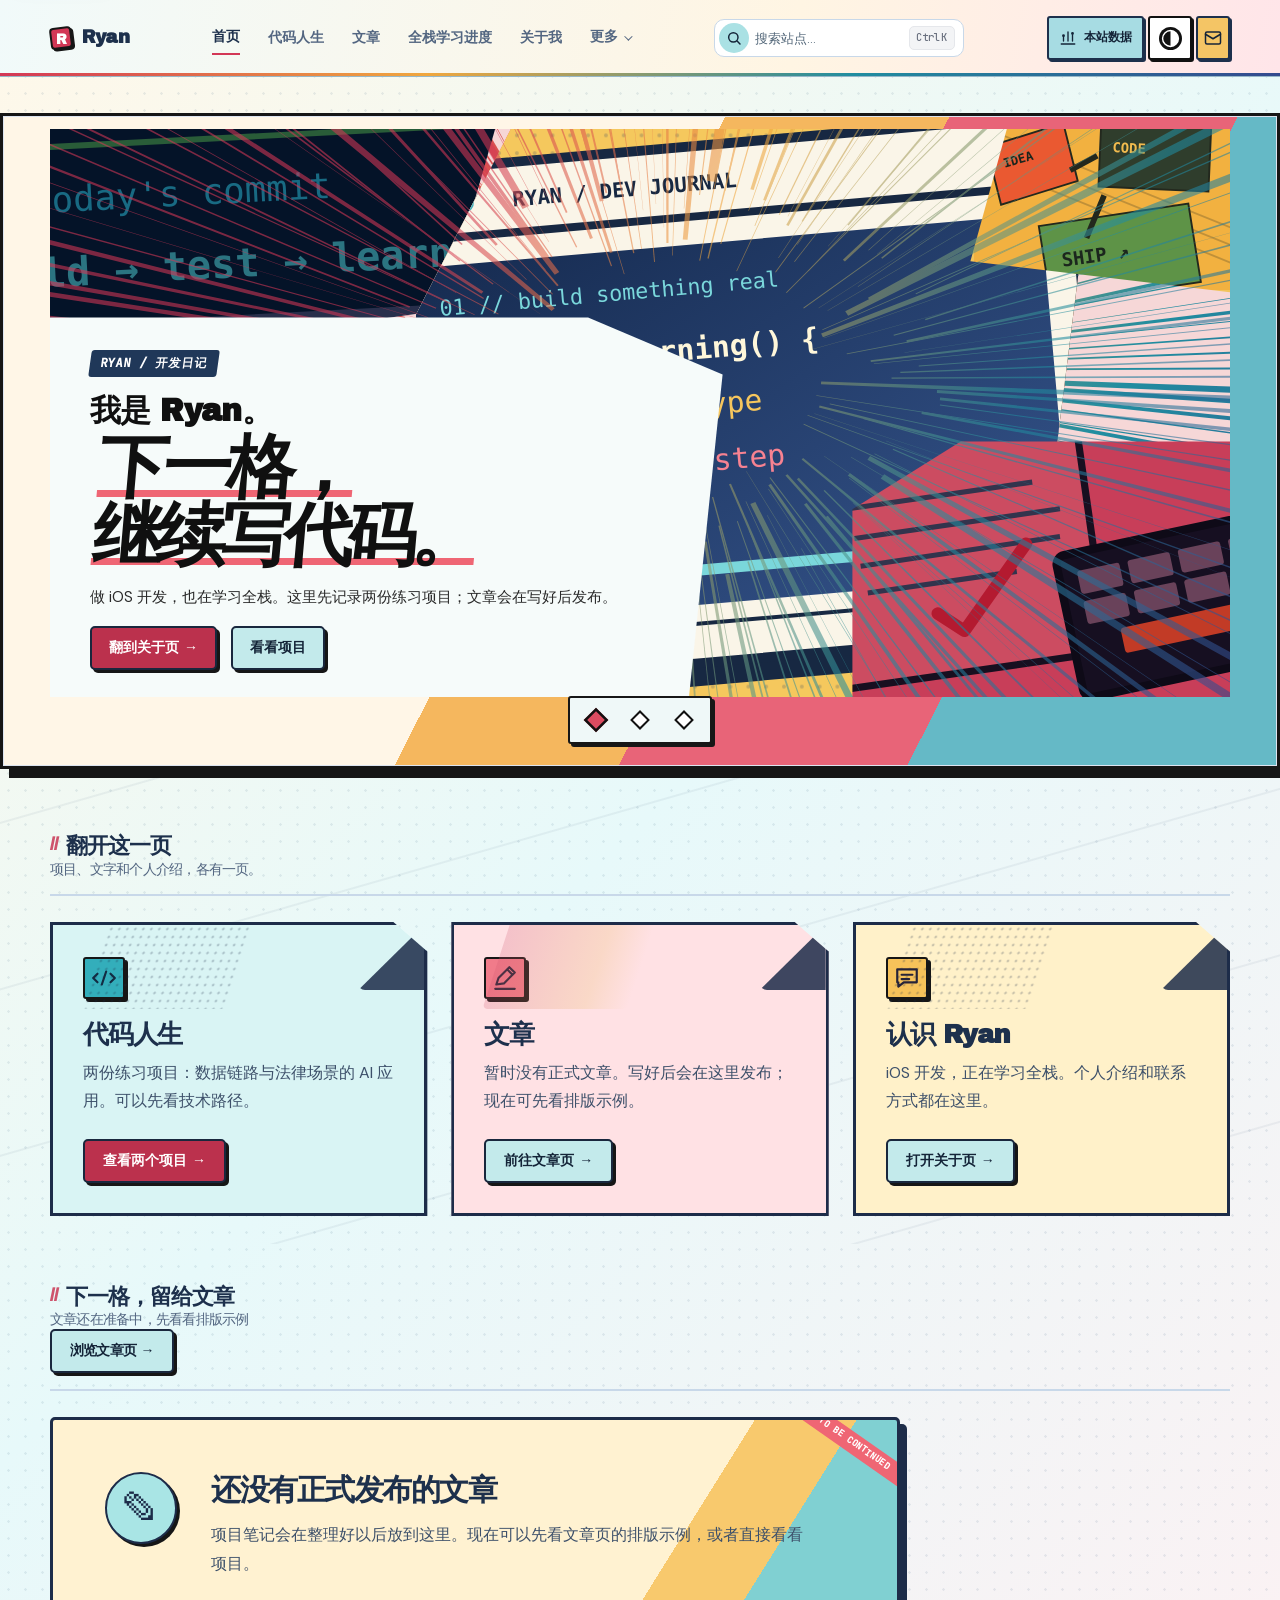
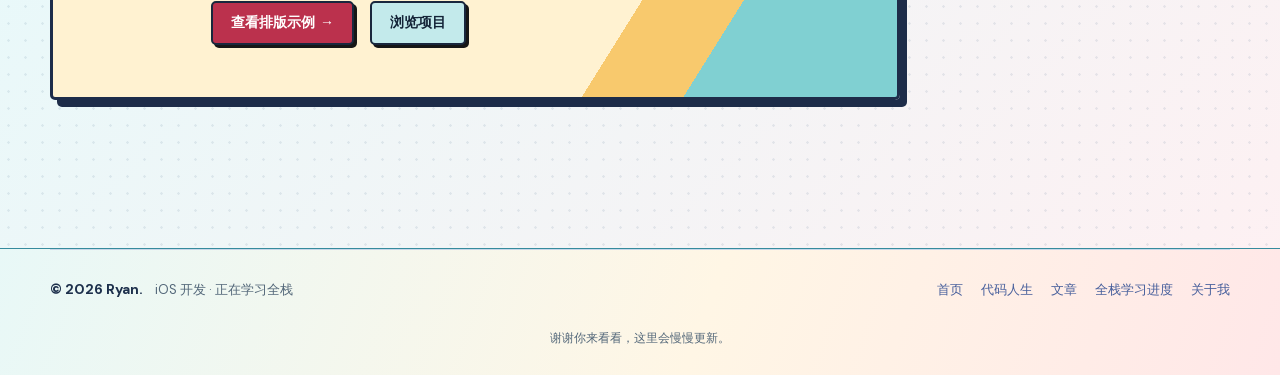
<file: index.html>
<!DOCTYPE html>
<html lang="zh-CN" data-style="memphis" data-theme="light" data-ink="color">
<head>
    <meta charset="UTF-8">
    <meta name="theme-color" content="#fff8e9">
    <!-- 首屏前选定画风：默认彩色明亮，尊重已保存的黑白暗色选择。 -->
    <script>
    (function () {
      var ink = 'color';
      try { if (localStorage.getItem('ryan-comic-ink') === 'mono') ink = 'mono'; } catch (e) {}
      var root = document.documentElement;
      root.dataset.ink = ink;
      document.documentElement.dataset.theme = ink === 'color' ? 'light' : 'dark';
      document.querySelector('meta[name="theme-color"]').content = ink === 'color' ? '#fff8e9' : '#343432';
    })();
    </script>
    <script>
    /* A real click may navigate without the browser's cross-document View
       Transition. Mark only that destination for the same side entrance. */
    var chapterKey = 'ryan-chapter-intent';
    try {
      var chapterIntent = JSON.parse(sessionStorage.getItem(chapterKey) || 'null');
      sessionStorage.removeItem(chapterKey);
      if (chapterIntent && chapterIntent.path === location.pathname + location.search &&
          Date.now() - chapterIntent.at < 8000) {
        document.documentElement.classList.add('chapter-fallback');
      }
    } catch (error) { /* Private storage restrictions: normal navigation. */ }
    addEventListener('load', function () {
      setTimeout(function () { document.documentElement.classList.remove('chapter-fallback'); }, 1200);
    });
    /* The outgoing page stays a complete frame; only the arriving page lifts
       speech and art panels out for their side entrance. */
    addEventListener('pageswap', function () {
      document.documentElement.classList.remove('chapter-arriving');
    });
    addEventListener('pagereveal', function (event) {
      if (!event.viewTransition) return;
      var root = document.documentElement;
      root.classList.remove('chapter-fallback');
      root.classList.add('chapter-arriving');
      // Keep the next click until the current page-turn has landed. Remove
      // snapshot names afterwards so a later navigation starts from a clean page.
      var settle = function () {
        root.classList.remove('chapter-arriving');
        var next = window.__chapterQueuedUrl;
        window.__chapterQueuedUrl = null;
        if (next && next !== location.href) {
          try {
            var queued = new URL(next);
            sessionStorage.setItem(chapterKey, JSON.stringify({
              path: queued.pathname + queued.search, at: Date.now()
            }));
          } catch (error) { /* Native navigation still works. */ }
          location.assign(next);
        }
      };
      event.viewTransition.finished.then(settle, settle);
    });
    </script>

    <style>@view-transition{navigation:auto}html,body{background:#fff8e9;color-scheme:light}html[data-ink="mono"],html[data-ink="mono"] body{background:#343432;color-scheme:dark}::view-transition{background:#fff8e9}html[data-ink="mono"]::view-transition{background:#343432}</style>
    <meta name="viewport" content="width=device-width, initial-scale=1">
    <title>Ryan · iOS 开发</title>
    <meta name="description" content="Ryan 的个人网站：iOS 开发，正在学习全栈；目前介绍两个项目，文章待更新。">
    <link rel="canonical" href="https://lzylsq.github.io/">
    <meta property="og:type" content="website">
    <meta property="og:title" content="Ryan · iOS 开发">
    <meta property="og:description" content="iOS 开发，正在学习全栈">
    <meta property="og:url" content="https://lzylsq.github.io/">
    <meta property="og:site_name" content="Ryan · iOS 开发">
    <meta property="og:locale" content="zh_CN">
    <meta name="twitter:card" content="summary">
    <meta name="twitter:title" content="Ryan · iOS 开发">
    <meta name="twitter:description" content="iOS 开发，正在学习全栈">
    <script type="application/ld+json">{"@context":"https://schema.org","@type":"WebSite","name":"Ryan · iOS 开发","url":"https://lzylsq.github.io/","description":"Ryan 的个人网站：iOS 开发，正在学习全栈；目前介绍两个项目，文章待更新。","potentialAction":{"@type":"SearchAction","target":{"@type":"EntryPoint","urlTemplate":"https://lzylsq.github.io/search.html?s={search_term_string}"},"query-input":"required name=search_term_string"}}</script>
        <link rel="icon" href="assets/favicon.svg">
    <link rel="shortcut icon" href="assets/favicon.svg">
    <link rel="apple-touch-icon" href="assets/favicon.svg">

    <link rel="stylesheet" href="css/site-core.css?v=20260929a">
    <script>
    /* 孟菲斯:给 hero 轮播标题尾部一段套色块(仿 Demo 的 hl-pink/hl-yellow) */
    (function () {
      if (document.documentElement.getAttribute('data-style') !== 'memphis') return;
      var COLORS = ['', 'm-hl--pink', 'm-hl--teal']; // '' = 默认黄
      function pickSeg(raw) {
        var text = String(raw).trim();
        if (text.length <= 2) return ['', text, ''];
        if (/\s/.test(text)) {
          var parts = text.split(/\s+/);
          var n = parts.length >= 4 ? 2 : 1;
          var head = parts.slice(0, parts.length - n).join(' ');
          return [head ? head + ' ' : '', parts.slice(parts.length - n).join(' '), ''];
        }
        var segLen = Math.min(6, Math.max(2, Math.ceil(text.length * 0.4)));
        var cut = text.length - segLen;
        return [text.slice(0, cut), text.slice(cut), ''];
      }
      function wrap(a, colorClass) {
        if (!a || a.querySelector('.m-hl')) return;
        var seg = pickSeg(a.textContent);
        a.textContent = '';
        if (seg[0]) a.appendChild(document.createTextNode(seg[0]));
        var span = document.createElement('span');
        span.className = 'm-hl' + (colorClass ? ' ' + colorClass : '');
        span.textContent = seg[1];
        a.appendChild(span);
        if (seg[2]) a.appendChild(document.createTextNode(seg[2]));
      }
      function run() {
        var links = document.querySelectorAll('[data-hero-slide] .hero-copy h1 a');
        Array.prototype.forEach.call(links, function (a, i) { if (i > 0) wrap(a, COLORS[i % COLORS.length]); });
      }
      if (document.readyState === 'loading') document.addEventListener('DOMContentLoaded', run);
      else run();
    })();
    </script>

</head>
<body class="theme-fluxgrid is-home">
<a class="skip-link" href="#main-content">跳到主要内容</a>
<div class="site-shell">
    <header class="site-header" id="site-header">
        <div class="flux-container header-inner">
            <a class="brand" href="#top" aria-label="Ryan">
                <span class="brand-mark"></span>
                <span class="brand-text">Ryan</span>
            </a>
            <button class="nav-toggle" type="button" aria-label="打开菜单" aria-controls="site-nav" aria-expanded="false">
                <span></span><span></span>
            </button>
            <nav class="site-nav" id="site-nav" aria-label="主导航">
        <a class="is-active" href="index.html">首页</a>
        <div class="nav-item">
            <a class="nav-link" href="projects.html">代码人生</a>
        </div>
        <div class="nav-item">
            <a class="nav-link" href="posts.html">文章</a>
        </div>
        <div class="nav-item">
            <a class="nav-link" href="learning.html">全栈学习进度</a>
        </div>
        <div class="nav-item">
            <a class="nav-link" href="about.html">关于我</a>
        </div>
        <div class="nav-item has-children nav-more">
            <button type="button" class="nav-link" aria-controls="more-menu" aria-haspopup="true" aria-expanded="false">更多</button>
            <div class="nav-dropdown" id="more-menu">
                <a href="https://github.com/LzyLsq" target="_blank" rel="noopener noreferrer">GitHub</a>
                <a href="mailto:lzyryan5247@gmail.com">邮箱联系</a>
            </div>
        </div>
            </nav>
            <form class="search-box" id="site-search-form" action="search.html" method="get" role="search" aria-label="站内搜索">
                <button type="submit" class="search-icon-btn" aria-label="搜索">
                    <svg width="16" height="16" viewBox="0 0 24 24" fill="none" stroke="currentColor" stroke-width="2.2" stroke-linecap="round" stroke-linejoin="round" aria-hidden="true"><circle cx="11" cy="11" r="7"/><line x1="21" y1="21" x2="16.65" y2="16.65"/></svg>
                </button>
                <input type="text" name="s" id="site-search-input" placeholder="搜索站点…" value="" autocomplete="off">
                <kbd class="search-hint" aria-hidden="true"><span class="search-hint-mac">⌘</span><span class="search-hint-win">Ctrl</span>K</kbd>
            </form>
            <div class="header-actions">
                <button type="button" class="header-action ink-toggle" data-ink-toggle aria-label="切换到彩色明亮版" aria-pressed="false" title="切换到彩色明亮版"><svg viewBox="0 0 24 24" width="18" height="18" aria-hidden="true"><path d="M12 2a10 10 0 1 0 0 20 10 10 0 0 0 0-20Z" fill="none" stroke="currentColor" stroke-width="1.8"/><path d="M12 2v20a10 10 0 0 0 0-20Z" fill="currentColor"/></svg></button>
                <a class="header-action" href="mailto:lzyryan5247@gmail.com" aria-label="邮件联系 Ryan" title="邮件联系"><svg width="18" height="18" viewBox="0 0 24 24" fill="none" stroke="currentColor" stroke-width="2" stroke-linecap="round" stroke-linejoin="round" aria-hidden="true"><rect x="2" y="4" width="20" height="16" rx="2"/><path d="m22 7-10 6L2 7"/></svg></a>
            </div>
        </div>
    </header>
<main class="site-main" id="main-content">
<section class="hero-section" id="top"><div class="hero-carousel" data-hero-carousel><article class="hero-slide is-active" data-hero-slide>
    <div class="hero-media"><img src="assets/images/hero-1.svg" alt="" loading="eager"></div>
    <div class="hero-surface"></div>
    <div class="flux-container"><div class="hero-grid">
      <div class="hero-copy">
        <span class="eyebrow">RYAN / 开发日记</span>
        <h1><a href="about.html"><span class="hero-title-intro">我是 Ryan。</span><strong>下一格，<br>继续写代码。</strong></a></h1>
        <p>做 iOS 开发，也在学习全栈。这里先记录两份练习项目；文章会在写好后发布。</p>
        <div class="hero-actions"><a class="button button-primary" href="about.html">翻到关于页 →</a><a class="button button-secondary" href="projects.html">看看项目</a></div>
      </div>
      <div class="hero-side-visual hero-side-visual--cover" aria-hidden="true">
        <div class="manga-spread">
          <div class="manga-panel manga-panel--eyes"><img src="assets/images/code-detail.svg" alt="" width="500" height="260"></div>
          <div class="manga-panel manga-panel--city"><img src="assets/images/project-flow.svg" alt="" width="420" height="330"></div>
          <div class="manga-panel manga-panel--main"><img class="comic-cover-art comic-cover-art--mono" src="assets/images/code-workbench.svg" alt="" width="920" height="680"><img class="comic-cover-art comic-cover-art--color" src="assets/images/code-workbench.svg" alt="" width="920" height="680"></div>
          <div class="manga-panel manga-panel--hands"><img src="assets/images/keyboard-notes.svg" alt="" width="560" height="340"></div>
          <div class="manga-panel manga-panel--burst"><span>继续!</span></div>

        </div>
      </div>
    </div></div>
  </article><article class="hero-slide" data-hero-slide>
    <div class="hero-media"><img src="assets/images/hero-2.svg" alt="" loading="lazy"></div>
    <div class="hero-surface"></div>
    <div class="flux-container"><div class="hero-grid">
      <div class="hero-copy">
        <span class="eyebrow">// PROJECT · DATA</span>
        <h1><a href="data-pipeline.html">从数据链路开始</a></h1>
        <p>订单分析与推荐平台：尝试把采集、实时计算、离线处理和展示串成一条可追踪的流程。</p>
        <div class="hero-actions"><a class="button button-primary" href="data-pipeline.html">查看项目 →</a><a class="button button-secondary" href="mailto:lzyryan5247@gmail.com?subject=Flume_Sqoop_Project">邮件交流</a></div>
      </div>
      <div class="hero-side-visual"><div class="code-window"><div class="code-window-top"><span class="code-dot"></span><span class="code-dot"></span><span class="code-dot"></span></div><pre>const pipeline = [
  'Kafka → Spark Streaming',
  'Flume → HDFS',
  'Sqoop → Hive'
]</pre></div></div>
    </div></div>
  </article><article class="hero-slide" data-hero-slide>
    <div class="hero-media"><img src="assets/images/hero-3.svg" alt="" loading="lazy"></div>
    <div class="hero-surface"></div>
    <div class="flux-container"><div class="hero-grid">
      <div class="hero-copy">
        <span class="eyebrow">// PROJECT · AI</span>
        <h1><a href="law-design.html">也在探索 AI 应用</a></h1>
        <p>LawDesign 是法律场景的智能体平台项目。我还在持续整理和完善，欢迎交流思路。</p>
        <div class="hero-actions"><a class="button button-primary" href="law-design.html">查看项目 →</a><a class="button button-secondary" href="mailto:lzyryan5247@gmail.com?subject=LawDesign">邮件交流</a></div>
      </div>
      <div class="hero-side-visual"><div class="code-window"><div class="code-window-top"><span class="code-dot"></span><span class="code-dot"></span><span class="code-dot"></span></div><pre>const interests = [
  'iOS',
  '后端与数据',
  'AI 应用'
]</pre></div></div>
    </div></div>
  </article><div class="hero-controls">
  <button class="hero-arrow hero-arrow--prev" type="button" data-hero-prev aria-label="上一张"><svg viewBox="0 0 24 24" fill="none" stroke="currentColor" stroke-width="2.4" stroke-linecap="round" stroke-linejoin="round" aria-hidden="true"><polyline points="15 6 9 12 15 18"/></svg></button>
  <button class="hero-arrow hero-arrow--next" type="button" data-hero-next aria-label="下一张"><svg viewBox="0 0 24 24" fill="none" stroke="currentColor" stroke-width="2.4" stroke-linecap="round" stroke-linejoin="round" aria-hidden="true"><polyline points="9 6 15 12 9 18"/></svg></button>
  <div class="hero-dots"><button class="hero-dot is-active" type="button" data-hero-dot="0" aria-label="切换到第 1 张"></button><button class="hero-dot" type="button" data-hero-dot="1" aria-label="切换到第 2 张"></button><button class="hero-dot" type="button" data-hero-dot="2" aria-label="切换到第 3 张"></button></div>
</div></div></section>
<section class="home-destinations" aria-labelledby="explore-title">
  <div class="flux-container">
    <div class="section-heading"><h2 id="explore-title">翻开这一页</h2><p>项目、文字和个人介绍，各有一页。</p></div>
    <div class="destination-grid">
      <article class="destination-card"><span class="destination-symbol" aria-hidden="true"><svg viewBox="0 0 24 24" fill="none" stroke="currentColor" stroke-width="2" stroke-linecap="round" stroke-linejoin="round"><path d="M6 8 2 12l4 4m12-8 4 4-4 4m-8 2 4-12"/></svg></span><h3>代码人生</h3><p>两份练习项目：数据链路与法律场景的 AI 应用。可以先看技术路径。</p><a class="button button-primary" href="projects.html">查看两个项目 →</a></article>
      <article class="destination-card"><span class="destination-symbol" aria-hidden="true"><svg viewBox="0 0 24 24" fill="none" stroke="currentColor" stroke-width="2" stroke-linecap="round" stroke-linejoin="round"><path d="m4 18 2-6 10-10 5 5-10 10-7 1Zm10-14 5 5M3 22h18"/></svg></span><h3>文章</h3><p>暂时没有正式文章。写好后会在这里发布；现在可先看排版示例。</p><a class="button button-secondary" href="posts.html">前往文章页 →</a></article>
      <article class="destination-card"><span class="destination-symbol" aria-hidden="true"><svg viewBox="0 0 24 24" fill="none" stroke="currentColor" stroke-width="2" stroke-linecap="round" stroke-linejoin="round"><path d="M3 4h18v12H9l-5 4v-4H3zM7 9h10m-10 4h7"/></svg></span><h3>认识 Ryan</h3><p>iOS 开发，正在学习全栈。个人介绍和联系方式都在这里。</p><a class="button button-secondary" href="about.html">打开关于页 →</a></article>
    </div>
  </div>
</section>
    <section class="stream-section">
        <div class="flux-container">
            <div class="section-heading">
                <h2>下一格，留给文章</h2>
                <p>文章还在准备中，先看看排版示例</p>
                <a class="button button-secondary" href="posts.html">浏览文章页 →</a>
            </div>
            <div class="empty-publications">
  <span class="empty-sticker" aria-hidden="true">✎</span>
  <div><h3>还没有正式发布的文章</h3><p>项目笔记会在整理好以后放到这里。现在可以先看文章页的排版示例，或者直接看看项目。</p>
  <div class="empty-actions"><a class="button button-primary" href="post.html">查看排版示例 →</a><a class="button button-secondary" href="projects.html">浏览项目</a></div></div>
</div></div></section>
</main>
    <footer class="site-footer">
        <div class="flux-container footer-inner">
            <div class="footer-copy">
                <span class="footer-title">© <span id="year">2026</span> Ryan.</span>
                <span>iOS 开发 · 正在学习全栈</span>
            </div>
            <div class="footer-meta">
                <a href="index.html">首页</a>
                <a href="projects.html">代码人生</a>
                <a href="posts.html">文章</a>
                <a href="learning.html">全栈学习进度</a>
                <a href="about.html">关于我</a>
            </div>
        </div>
        <div class="flux-container footer-legal"><span>谢谢你来看看，这里会慢慢更新。</span></div>
    </footer>
</div>
<div class="pjax-progress-bar" id="pjax-progress" aria-hidden="true"></div>
<button type="button" class="back-to-top" id="back-to-top" aria-label="回到顶部" data-no-swup>
    <svg width="18" height="18" viewBox="0 0 24 24" fill="none" stroke="currentColor" stroke-width="2" stroke-linecap="round" stroke-linejoin="round" aria-hidden="true"><path d="M18 15l-6-6-6 6"/></svg>
</button>
<script src="js/theme.js?v=20260929a"></script>
<script src="js/site-stats.js?v=20260924m"></script>
<script src="js/comic-mode.js?v=20260929a"></script>
</body>
</html>
</file>
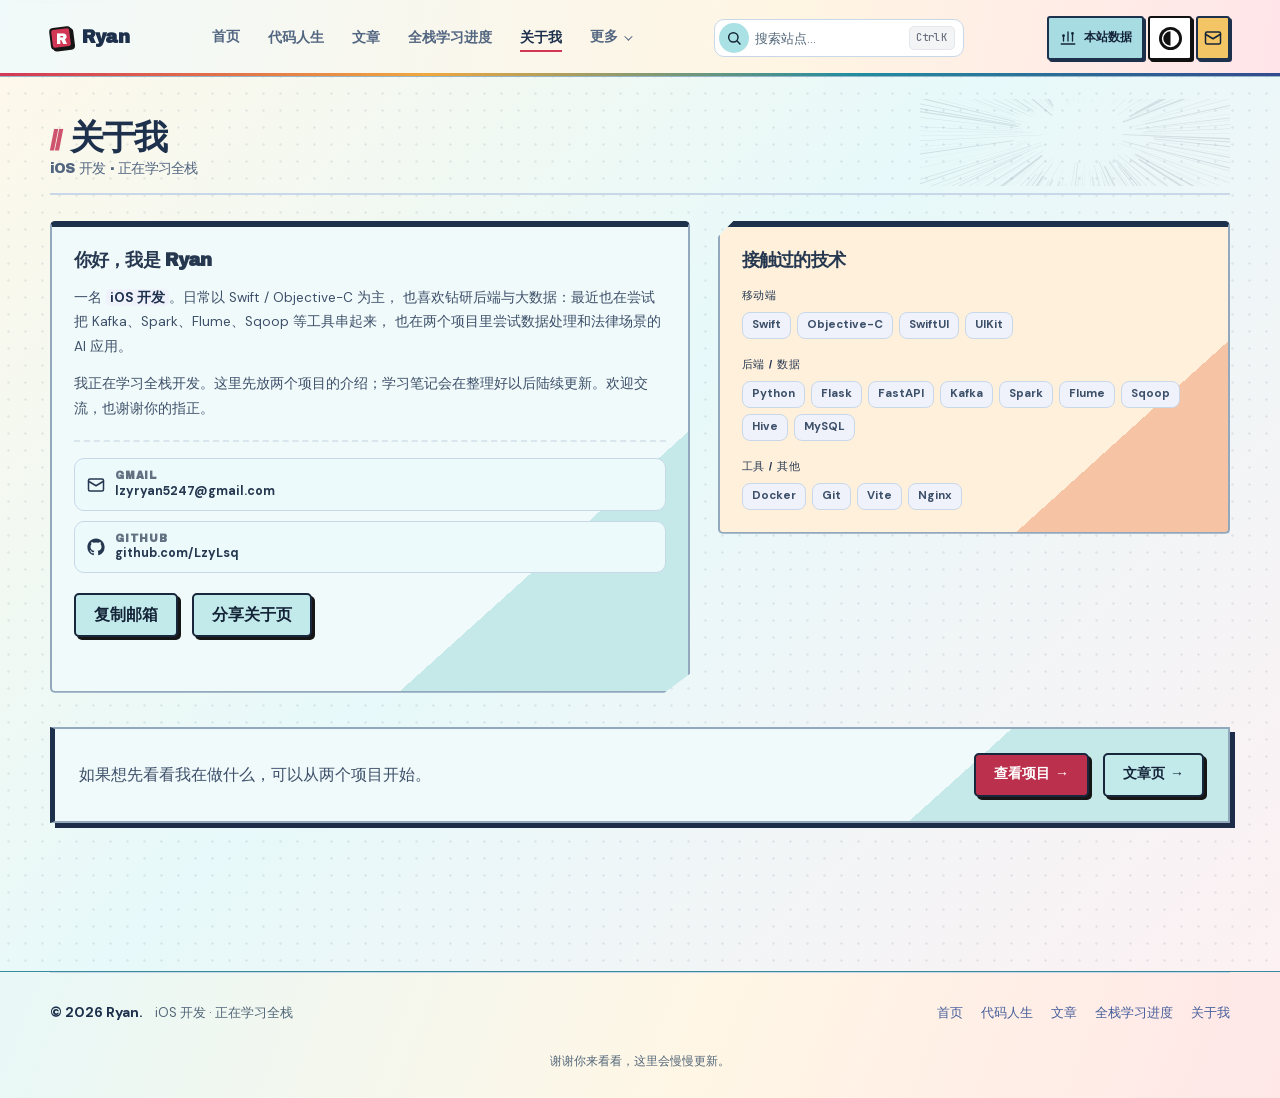
<file: about.html>
<!DOCTYPE html>
<html lang="zh-CN" data-style="memphis" data-theme="light" data-ink="color">
<head>
    <meta charset="UTF-8">
    <meta name="theme-color" content="#fff8e9">
    <!-- 首屏前选定画风：默认彩色明亮，尊重已保存的黑白暗色选择。 -->
    <script>
    (function () {
      var ink = 'color';
      try { if (localStorage.getItem('ryan-comic-ink') === 'mono') ink = 'mono'; } catch (e) {}
      var root = document.documentElement;
      root.dataset.ink = ink;
      document.documentElement.dataset.theme = ink === 'color' ? 'light' : 'dark';
      document.querySelector('meta[name="theme-color"]').content = ink === 'color' ? '#fff8e9' : '#343432';
    })();
    </script>
    <script>
    /* A real click may navigate without the browser's cross-document View
       Transition. Mark only that destination for the same side entrance. */
    var chapterKey = 'ryan-chapter-intent';
    try {
      var chapterIntent = JSON.parse(sessionStorage.getItem(chapterKey) || 'null');
      sessionStorage.removeItem(chapterKey);
      if (chapterIntent && chapterIntent.path === location.pathname + location.search &&
          Date.now() - chapterIntent.at < 8000) {
        document.documentElement.classList.add('chapter-fallback');
      }
    } catch (error) { /* Private storage restrictions: normal navigation. */ }
    addEventListener('load', function () {
      setTimeout(function () { document.documentElement.classList.remove('chapter-fallback'); }, 1200);
    });
    /* The outgoing page stays a complete frame; only the arriving page lifts
       speech and art panels out for their side entrance. */
    addEventListener('pageswap', function () {
      document.documentElement.classList.remove('chapter-arriving');
    });
    addEventListener('pagereveal', function (event) {
      if (!event.viewTransition) return;
      var root = document.documentElement;
      root.classList.remove('chapter-fallback');
      root.classList.add('chapter-arriving');
      // Keep the next click until the current page-turn has landed. Remove
      // snapshot names afterwards so a later navigation starts from a clean page.
      var settle = function () {
        root.classList.remove('chapter-arriving');
        var next = window.__chapterQueuedUrl;
        window.__chapterQueuedUrl = null;
        if (next && next !== location.href) {
          try {
            var queued = new URL(next);
            sessionStorage.setItem(chapterKey, JSON.stringify({
              path: queued.pathname + queued.search, at: Date.now()
            }));
          } catch (error) { /* Native navigation still works. */ }
          location.assign(next);
        }
      };
      event.viewTransition.finished.then(settle, settle);
    });
    </script>

    <style>@view-transition{navigation:auto}html,body{background:#fff8e9;color-scheme:light}html[data-ink="mono"],html[data-ink="mono"] body{background:#343432;color-scheme:dark}::view-transition{background:#fff8e9}html[data-ink="mono"]::view-transition{background:#343432}</style>
    <meta name="viewport" content="width=device-width, initial-scale=1">
    <title>关于我 · Ryan</title>
    <meta name="description" content="Ryan 的个人网站：iOS 开发，正在学习全栈；目前介绍两个项目，文章待更新。">
    <link rel="canonical" href="https://lzylsq.github.io/about.html">
    <meta property="og:type" content="website">
    <meta property="og:title" content="Ryan · iOS 开发">
    <meta property="og:description" content="iOS 开发，正在学习全栈">
    <meta property="og:url" content="https://lzylsq.github.io/about.html">
    <meta property="og:site_name" content="Ryan · iOS 开发">
    <meta property="og:locale" content="zh_CN">
    <meta name="twitter:card" content="summary">
    <meta name="twitter:title" content="Ryan · iOS 开发">
    <meta name="twitter:description" content="iOS 开发，正在学习全栈">
    <script type="application/ld+json">{"@context":"https://schema.org","@type":"WebSite","name":"Ryan · iOS 开发","url":"https://lzylsq.github.io/","description":"Ryan 的个人网站：iOS 开发，正在学习全栈；目前介绍两个项目，文章待更新。","potentialAction":{"@type":"SearchAction","target":{"@type":"EntryPoint","urlTemplate":"https://lzylsq.github.io/search.html?s={search_term_string}"},"query-input":"required name=search_term_string"}}</script>
        <link rel="icon" href="assets/favicon.svg">
    <link rel="shortcut icon" href="assets/favicon.svg">
    <link rel="apple-touch-icon" href="assets/favicon.svg">

    <link rel="stylesheet" href="css/site-core.css?v=20260929a">

</head>
<body class="theme-fluxgrid">
<a class="skip-link" href="#main-content">跳到主要内容</a>
<div class="site-shell">
    <header class="site-header" id="site-header">
        <div class="flux-container header-inner">
            <a class="brand" href="index.html" aria-label="Ryan">
                <span class="brand-mark"></span>
                <span class="brand-text">Ryan</span>
            </a>
            <button class="nav-toggle" type="button" aria-label="打开菜单" aria-controls="site-nav" aria-expanded="false">
                <span></span><span></span>
            </button>
            <nav class="site-nav" id="site-nav" aria-label="主导航">
        <a class="" href="index.html">首页</a>
        <div class="nav-item">
            <a class="nav-link" href="projects.html">代码人生</a>
        </div>
        <div class="nav-item">
            <a class="nav-link" href="posts.html">文章</a>
        </div>
        <div class="nav-item">
            <a class="nav-link" href="learning.html">全栈学习进度</a>
        </div>
        <div class="nav-item is-active">
            <a class="nav-link is-active" href="about.html">关于我</a>
        </div>
        <div class="nav-item has-children nav-more">
            <button type="button" class="nav-link" aria-controls="more-menu" aria-haspopup="true" aria-expanded="false">更多</button>
            <div class="nav-dropdown" id="more-menu">
                <a href="https://github.com/LzyLsq" target="_blank" rel="noopener noreferrer">GitHub</a>
                <a href="mailto:lzyryan5247@gmail.com">邮箱联系</a>
            </div>
        </div>
            </nav>
            <form class="search-box" id="site-search-form" action="search.html" method="get" role="search" aria-label="站内搜索">
                <button type="submit" class="search-icon-btn" aria-label="搜索">
                    <svg width="16" height="16" viewBox="0 0 24 24" fill="none" stroke="currentColor" stroke-width="2.2" stroke-linecap="round" stroke-linejoin="round" aria-hidden="true"><circle cx="11" cy="11" r="7"/><line x1="21" y1="21" x2="16.65" y2="16.65"/></svg>
                </button>
                <input type="text" name="s" id="site-search-input" placeholder="搜索站点…" value="" autocomplete="off">
                <kbd class="search-hint" aria-hidden="true"><span class="search-hint-mac">⌘</span><span class="search-hint-win">Ctrl</span>K</kbd>
            </form>
            <div class="header-actions">
                <button type="button" class="header-action ink-toggle" data-ink-toggle aria-label="切换到彩色明亮版" aria-pressed="false" title="切换到彩色明亮版"><svg viewBox="0 0 24 24" width="18" height="18" aria-hidden="true"><path d="M12 2a10 10 0 1 0 0 20 10 10 0 0 0 0-20Z" fill="none" stroke="currentColor" stroke-width="1.8"/><path d="M12 2v20a10 10 0 0 0 0-20Z" fill="currentColor"/></svg></button>
                <a class="header-action" href="mailto:lzyryan5247@gmail.com" aria-label="邮件联系 Ryan" title="邮件联系"><svg width="18" height="18" viewBox="0 0 24 24" fill="none" stroke="currentColor" stroke-width="2" stroke-linecap="round" stroke-linejoin="round" aria-hidden="true"><rect x="2" y="4" width="20" height="16" rx="2"/><path d="m22 7-10 6L2 7"/></svg></a>
            </div>
        </div>
    </header>
<main class="site-main" id="main-content">
<section class="about-section" id="about">
        <div class="flux-container">
            <div class="section-heading">
                <h1>关于我</h1>
                <p>iOS 开发 · 正在学习全栈</p>
            </div>

            <div class="about-grid">
                <div class="about-card about-intro">
                    <h3>你好，我是 Ryan</h3>
                    <p>
                        一名 <strong>iOS 开发</strong>。日常以 Swift / Objective-C 为主，
                        也喜欢钻研后端与大数据：最近也在尝试把 Kafka、Spark、Flume、Sqoop 等工具串起来，
                        也在两个项目里尝试数据处理和法律场景的 AI 应用。
                    </p>
                    <p>
                        我正在学习全栈开发。这里先放两个项目的介绍；学习笔记会在整理好以后陆续更新。欢迎交流，也谢谢你的指正。
                    </p>
                    <div class="about-contact" id="contact">
                        <a class="about-contact-item" href="mailto:lzyryan5247@gmail.com">
                            <svg viewBox="0 0 24 24" fill="none" stroke="currentColor" stroke-width="2" stroke-linecap="round" stroke-linejoin="round" aria-hidden="true"><rect x="2" y="4" width="20" height="16" rx="2"/><path d="m22 7-10 6L2 7"/></svg>
                            <span><b>Gmail</b>lzyryan5247@gmail.com</span>
                        </a>
                        <a class="about-contact-item" href="https://github.com/LzyLsq" target="_blank" rel="noopener noreferrer">
                            <svg viewBox="0 0 24 24" fill="currentColor" aria-hidden="true"><path d="M12 .5C5.73.5.5 5.73.5 12a11.5 11.5 0 0 0 7.86 10.92c.58.1.79-.25.79-.55v-2.1c-3.2.7-3.88-1.4-3.88-1.4-.53-1.34-1.29-1.7-1.29-1.7-1.05-.72.08-.7.08-.7 1.16.08 1.78 1.2 1.78 1.2 1.04 1.78 2.72 1.27 3.38.97.1-.75.4-1.27.73-1.56-2.55-.29-5.24-1.28-5.24-5.7 0-1.26.45-2.29 1.19-3.1-.12-.29-.52-1.46.11-3.05 0 0 .96-.3 3.15 1.18a10.9 10.9 0 0 1 5.74 0c2.18-1.48 3.14-1.18 3.14-1.18.63 1.59.23 2.76.12 3.05.74.81 1.18 1.84 1.18 3.1 0 4.43-2.69 5.4-5.25 5.69.41.36.78 1.06.78 2.14v3.17c0 .31.2.66.8.55A11.5 11.5 0 0 0 23.5 12C23.5 5.73 18.27.5 12 .5z"/></svg>
                            <span><b>GitHub</b>github.com/LzyLsq</span>
                        </a>
                    </div>
                    <div class="about-utilities">
                      <button class="button button-secondary" type="button" data-copy-email="lzyryan5247@gmail.com">复制邮箱</button>
                      <button class="button button-secondary" type="button" data-share-page>分享关于页</button>
                    </div>
                    <p class="utility-status" role="status" aria-live="polite" data-utility-status></p>
                </div>

                <div class="about-card about-stack">
                    <h3>接触过的技术</h3>
                    <div class="about-stack-group">
                        <span class="about-stack-label">移动端</span>
                        <div class="about-chips">
                            <span class="about-chip">Swift</span>
                            <span class="about-chip">Objective-C</span>
                            <span class="about-chip">SwiftUI</span>
                            <span class="about-chip">UIKit</span>
                        </div>
                    </div>
                    <div class="about-stack-group">
                        <span class="about-stack-label">后端 / 数据</span>
                        <div class="about-chips">
                            <span class="about-chip">Python</span>
                            <span class="about-chip">Flask</span>
                            <span class="about-chip">FastAPI</span>
                            <span class="about-chip">Kafka</span>
                            <span class="about-chip">Spark</span>
                            <span class="about-chip">Flume</span>
                            <span class="about-chip">Sqoop</span>
                            <span class="about-chip">Hive</span>
                            <span class="about-chip">MySQL</span>
                        </div>
                    </div>
                    <div class="about-stack-group">
                        <span class="about-stack-label">工具 / 其他</span>
                        <div class="about-chips">
                            <span class="about-chip">Docker</span>
                            <span class="about-chip">Git</span>
                            <span class="about-chip">Vite</span>
                            <span class="about-chip">Nginx</span>
                        </div>
                    </div>
                </div>
            </div>
            <div class="about-next"><p>如果想先看看我在做什么，可以从两个项目开始。</p><a class="button button-primary" href="projects.html">查看项目 →</a><a class="button button-secondary" href="posts.html">文章页 →</a></div>
        </div>
    </section>
</main>
    <footer class="site-footer">
        <div class="flux-container footer-inner">
            <div class="footer-copy">
                <span class="footer-title">© <span id="year">2026</span> Ryan.</span>
                <span>iOS 开发 · 正在学习全栈</span>
            </div>
            <div class="footer-meta">
                <a href="index.html">首页</a>
                <a href="projects.html">代码人生</a>
                <a href="posts.html">文章</a>
                <a href="learning.html">全栈学习进度</a>
                <a href="about.html">关于我</a>
            </div>
        </div>
        <div class="flux-container footer-legal"><span>谢谢你来看看，这里会慢慢更新。</span></div>
    </footer>
</div>
<div class="pjax-progress-bar" id="pjax-progress" aria-hidden="true"></div>
<button type="button" class="back-to-top" id="back-to-top" aria-label="回到顶部" data-no-swup>
    <svg width="18" height="18" viewBox="0 0 24 24" fill="none" stroke="currentColor" stroke-width="2" stroke-linecap="round" stroke-linejoin="round" aria-hidden="true"><path d="M18 15l-6-6-6 6"/></svg>
</button>
<script src="js/theme.js?v=20260929a"></script>
<script src="js/site-stats.js?v=20260924m"></script>
<script src="js/comic-mode.js?v=20260929a"></script>
</body>
</html>
</file>
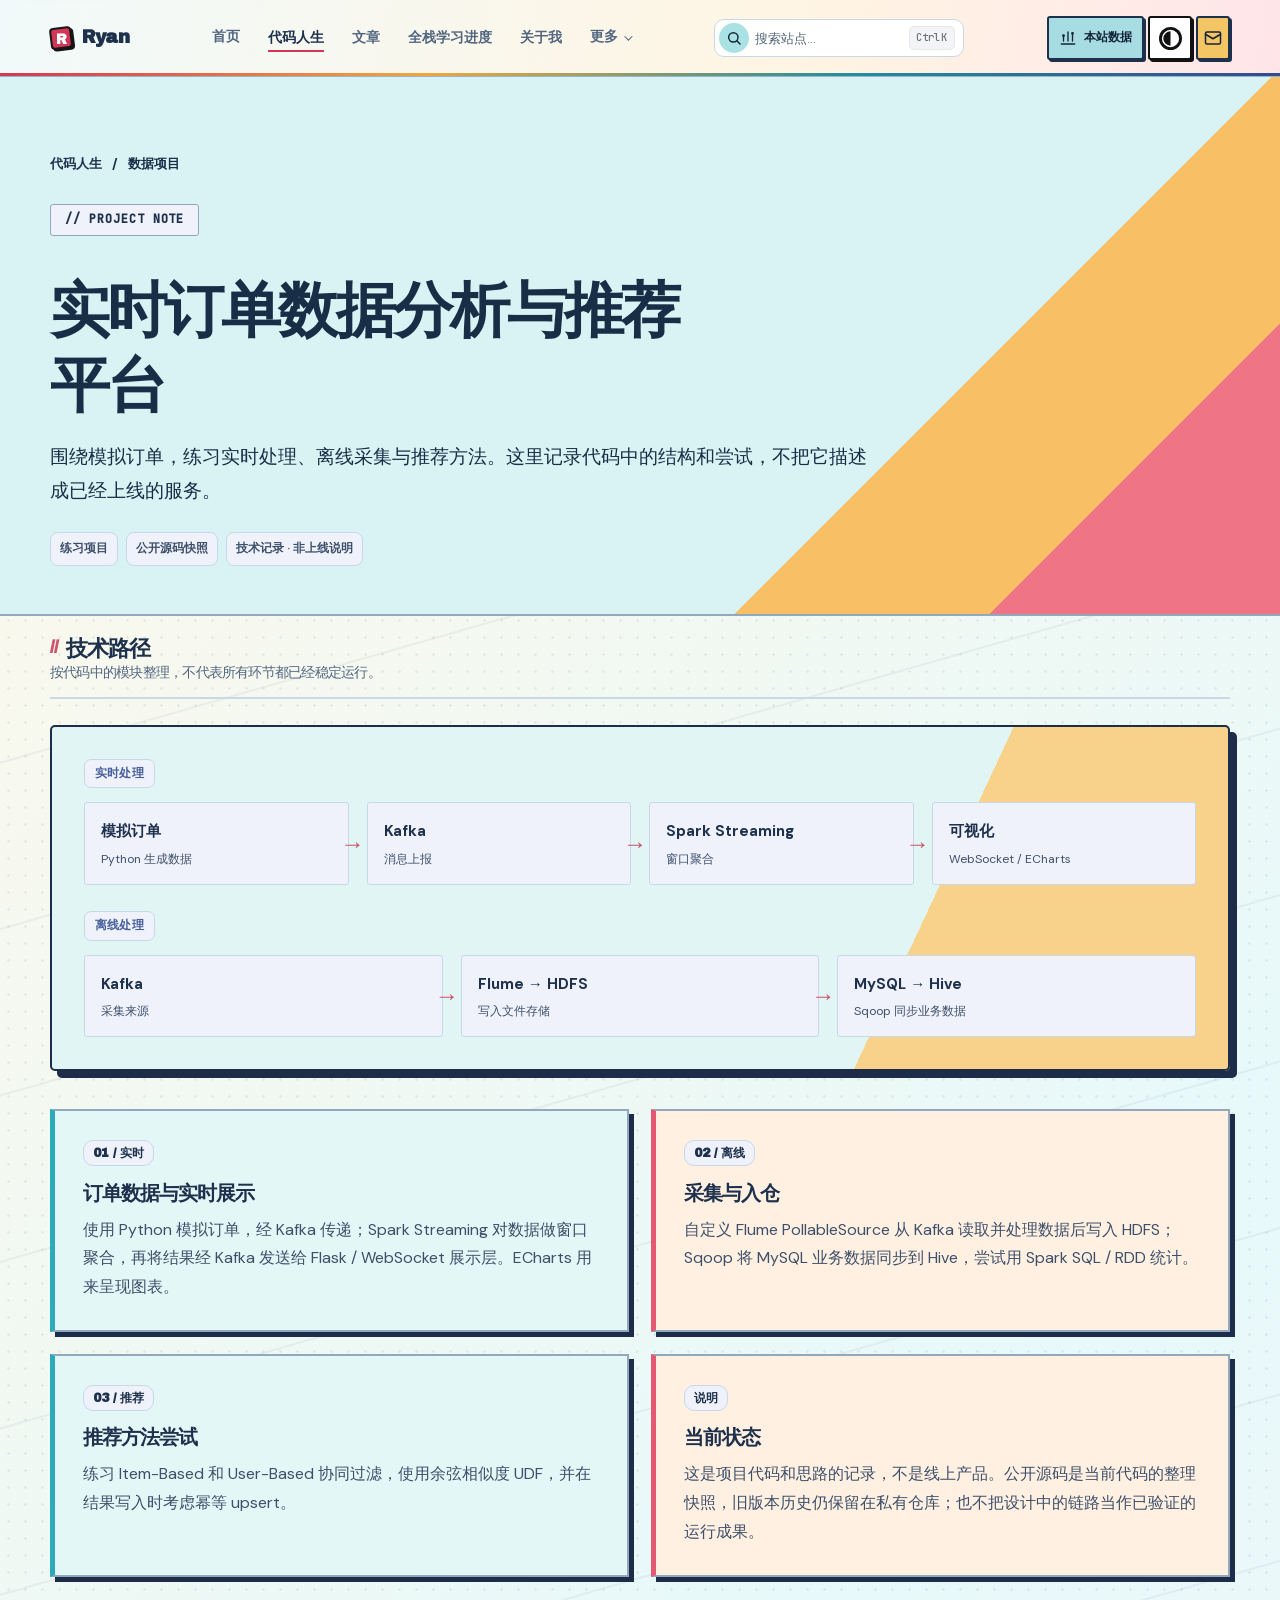
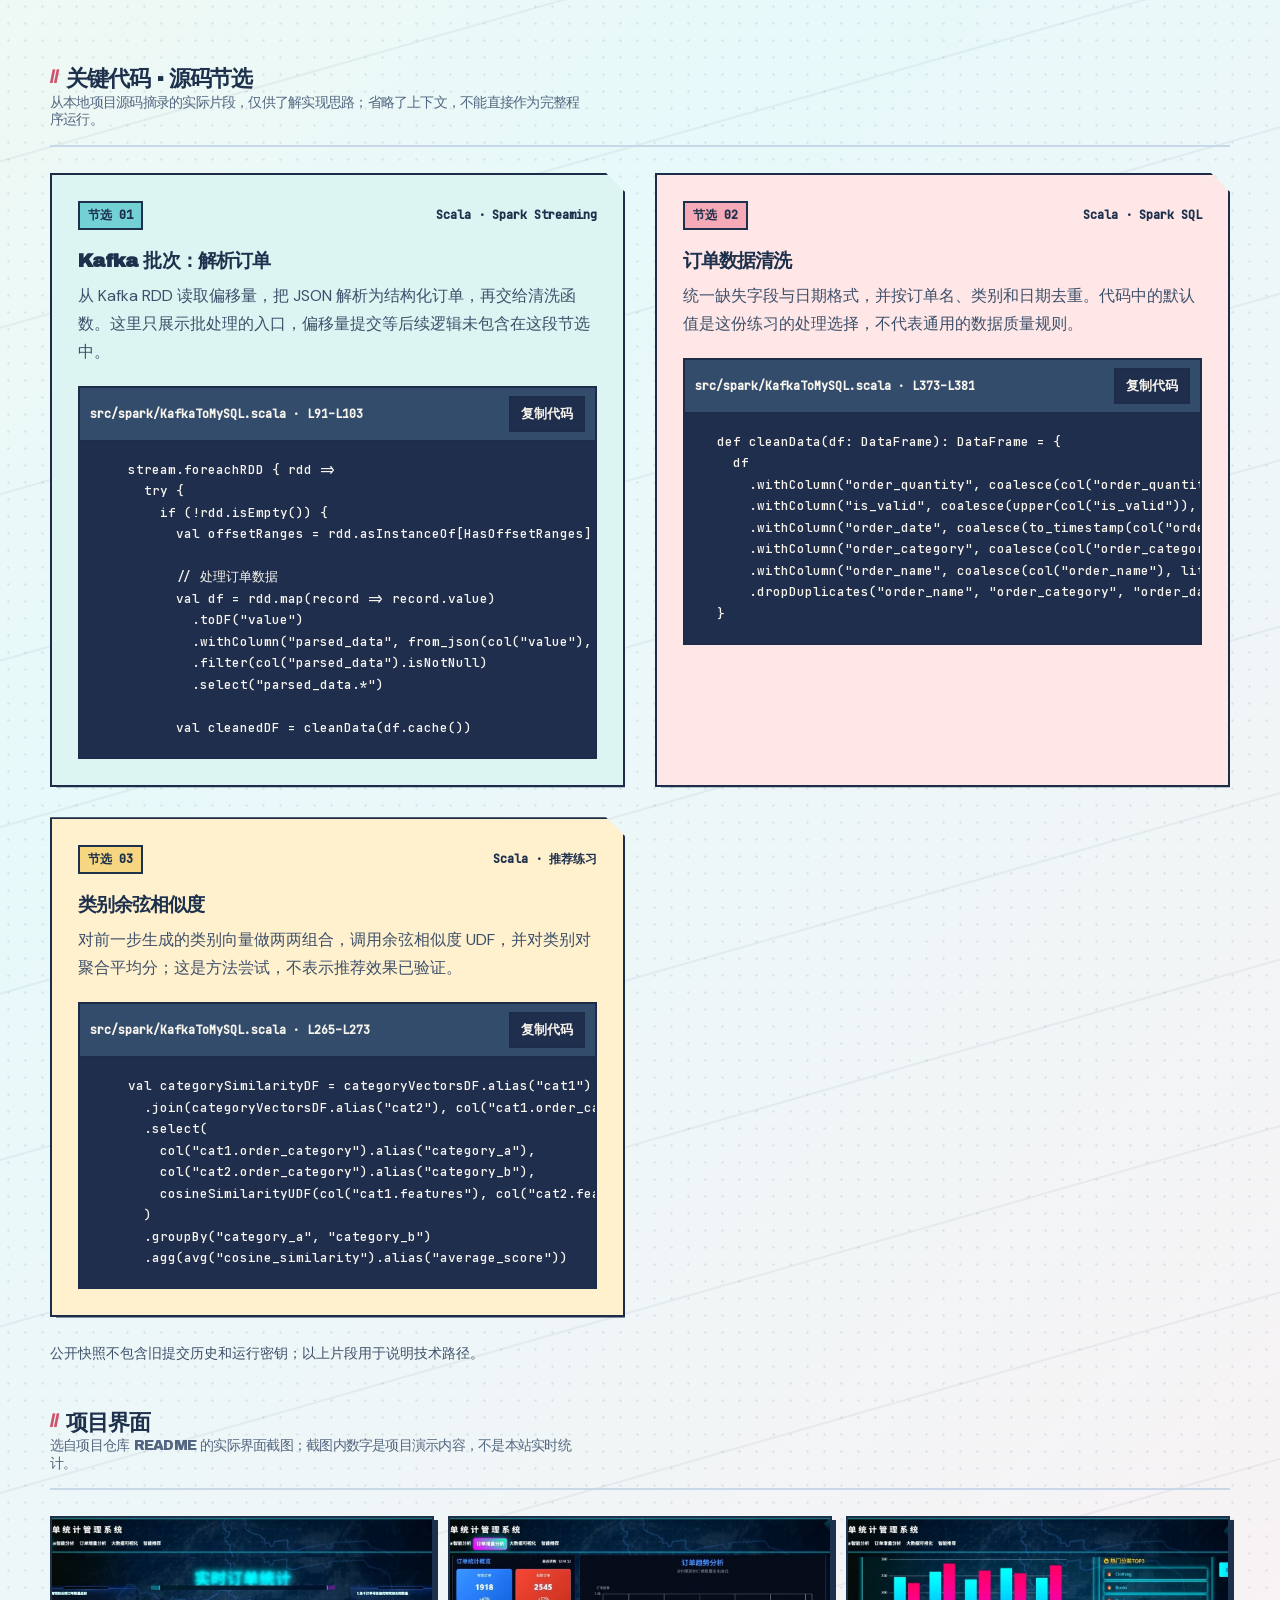
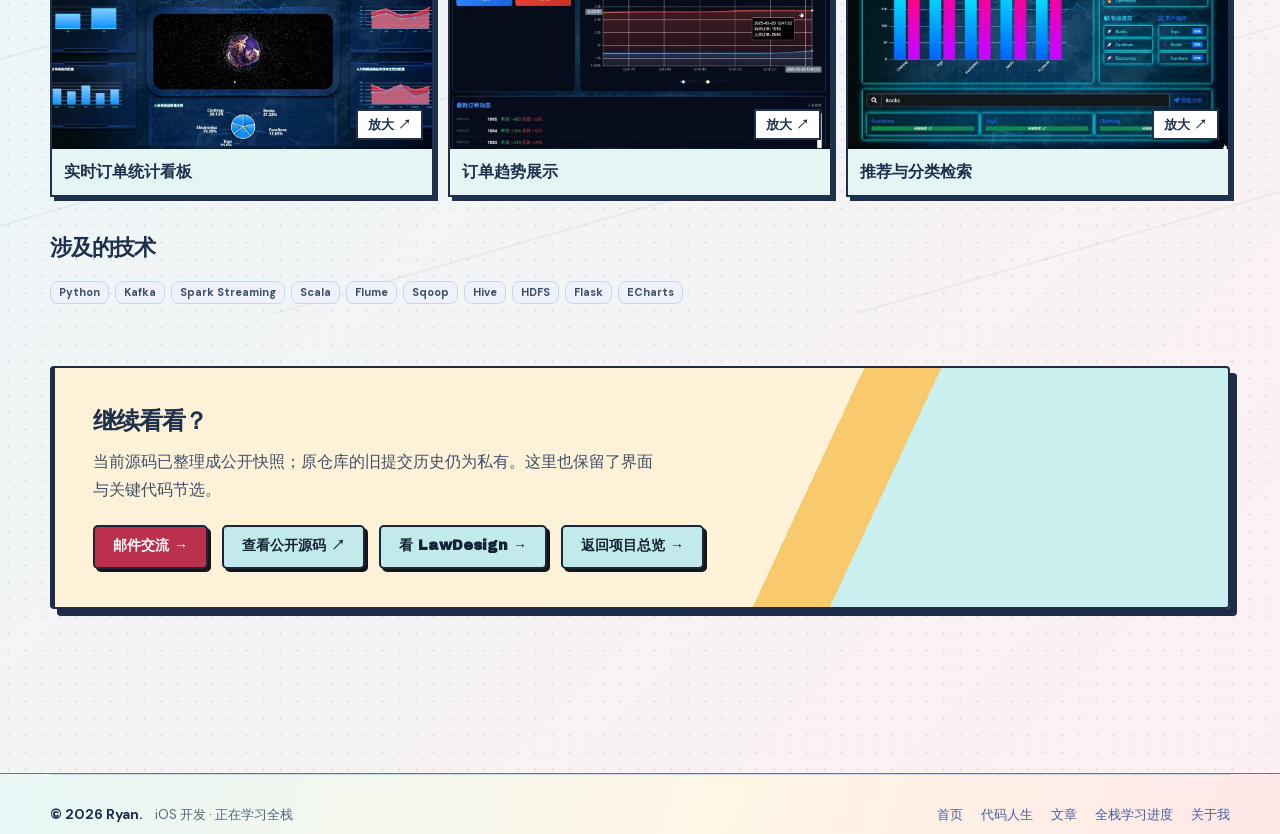
<file: data-pipeline.html>
<!DOCTYPE html>
<html lang="zh-CN" data-style="memphis" data-theme="light" data-ink="color">
<head>
    <meta charset="UTF-8">
    <meta name="theme-color" content="#fff8e9">
    <!-- 首屏前选定画风：默认彩色明亮，尊重已保存的黑白暗色选择。 -->
    <script>
    (function () {
      var ink = 'color';
      try { if (localStorage.getItem('ryan-comic-ink') === 'mono') ink = 'mono'; } catch (e) {}
      var root = document.documentElement;
      root.dataset.ink = ink;
      document.documentElement.dataset.theme = ink === 'color' ? 'light' : 'dark';
      document.querySelector('meta[name="theme-color"]').content = ink === 'color' ? '#fff8e9' : '#343432';
    })();
    </script>
    <script>
    /* A real click may navigate without the browser's cross-document View
       Transition. Mark only that destination for the same side entrance. */
    var chapterKey = 'ryan-chapter-intent';
    try {
      var chapterIntent = JSON.parse(sessionStorage.getItem(chapterKey) || 'null');
      sessionStorage.removeItem(chapterKey);
      if (chapterIntent && chapterIntent.path === location.pathname + location.search &&
          Date.now() - chapterIntent.at < 8000) {
        document.documentElement.classList.add('chapter-fallback');
      }
    } catch (error) { /* Private storage restrictions: normal navigation. */ }
    addEventListener('load', function () {
      setTimeout(function () { document.documentElement.classList.remove('chapter-fallback'); }, 1200);
    });
    /* The outgoing page stays a complete frame; only the arriving page lifts
       speech and art panels out for their side entrance. */
    addEventListener('pageswap', function () {
      document.documentElement.classList.remove('chapter-arriving');
    });
    addEventListener('pagereveal', function (event) {
      if (!event.viewTransition) return;
      var root = document.documentElement;
      root.classList.remove('chapter-fallback');
      root.classList.add('chapter-arriving');
      // Keep the next click until the current page-turn has landed. Remove
      // snapshot names afterwards so a later navigation starts from a clean page.
      var settle = function () {
        root.classList.remove('chapter-arriving');
        var next = window.__chapterQueuedUrl;
        window.__chapterQueuedUrl = null;
        if (next && next !== location.href) {
          try {
            var queued = new URL(next);
            sessionStorage.setItem(chapterKey, JSON.stringify({
              path: queued.pathname + queued.search, at: Date.now()
            }));
          } catch (error) { /* Native navigation still works. */ }
          location.assign(next);
        }
      };
      event.viewTransition.finished.then(settle, settle);
    });
    </script>

    <style>@view-transition{navigation:auto}html,body{background:#fff8e9;color-scheme:light}html[data-ink="mono"],html[data-ink="mono"] body{background:#343432;color-scheme:dark}::view-transition{background:#fff8e9}html[data-ink="mono"]::view-transition{background:#343432}</style>
    <meta name="viewport" content="width=device-width, initial-scale=1">
    <title>实时订单数据分析与推荐平台 · Ryan</title>
    <meta name="description" content="Ryan 的订单数据链路练习项目技术记录，涵盖 Kafka、Spark Streaming、Flume、Sqoop 与 Hive。">
    <link rel="canonical" href="https://lzylsq.github.io/data-pipeline.html">
    <meta property="og:type" content="website">
    <meta property="og:title" content="实时订单数据分析与推荐平台 · Ryan">
    <meta property="og:description" content="Ryan 的订单数据链路练习项目技术记录，涵盖 Kafka、Spark Streaming、Flume、Sqoop 与 Hive。">
    <meta property="og:url" content="https://lzylsq.github.io/data-pipeline.html">
    <meta property="og:site_name" content="Ryan · iOS 开发">
    <meta property="og:locale" content="zh_CN">
    <meta name="twitter:card" content="summary">
    <meta name="twitter:title" content="实时订单数据分析与推荐平台 · Ryan">
    <meta name="twitter:description" content="Ryan 的订单数据链路练习项目技术记录，涵盖 Kafka、Spark Streaming、Flume、Sqoop 与 Hive。">
    <script type="application/ld+json">{"@context":"https://schema.org","@type":"WebSite","name":"Ryan · iOS 开发","url":"https://lzylsq.github.io/","description":"Ryan 的个人网站：iOS 开发，正在学习全栈；目前介绍两个项目，文章待更新。","potentialAction":{"@type":"SearchAction","target":{"@type":"EntryPoint","urlTemplate":"https://lzylsq.github.io/search.html?s={search_term_string}"},"query-input":"required name=search_term_string"}}</script>
        <link rel="icon" href="assets/favicon.svg">
    <link rel="shortcut icon" href="assets/favicon.svg">
    <link rel="apple-touch-icon" href="assets/favicon.svg">

    <link rel="stylesheet" href="css/site-core.css?v=20260929a">

    <link rel="stylesheet" href="css/project-gallery.css?v=20260924">
    <link rel="stylesheet" href="css/project-code.css">
</head>
<body class="theme-fluxgrid">
<a class="skip-link" href="#main-content">跳到主要内容</a>
<div class="site-shell">
    <header class="site-header" id="site-header">
        <div class="flux-container header-inner">
            <a class="brand" href="index.html" aria-label="Ryan">
                <span class="brand-mark"></span>
                <span class="brand-text">Ryan</span>
            </a>
            <button class="nav-toggle" type="button" aria-label="打开菜单" aria-controls="site-nav" aria-expanded="false">
                <span></span><span></span>
            </button>
            <nav class="site-nav" id="site-nav" aria-label="主导航">
        <a class="" href="index.html">首页</a>
        <div class="nav-item is-active">
            <a class="nav-link is-active" href="projects.html">代码人生</a>
        </div>
        <div class="nav-item">
            <a class="nav-link" href="posts.html">文章</a>
        </div>
        <div class="nav-item">
            <a class="nav-link" href="learning.html">全栈学习进度</a>
        </div>
        <div class="nav-item">
            <a class="nav-link" href="about.html">关于我</a>
        </div>
        <div class="nav-item has-children nav-more">
            <button type="button" class="nav-link" aria-controls="more-menu" aria-haspopup="true" aria-expanded="false">更多</button>
            <div class="nav-dropdown" id="more-menu">
                <a href="https://github.com/LzyLsq" target="_blank" rel="noopener noreferrer">GitHub</a>
                <a href="mailto:lzyryan5247@gmail.com">邮箱联系</a>
            </div>
        </div>
            </nav>
            <form class="search-box" id="site-search-form" action="search.html" method="get" role="search" aria-label="站内搜索">
                <button type="submit" class="search-icon-btn" aria-label="搜索">
                    <svg width="16" height="16" viewBox="0 0 24 24" fill="none" stroke="currentColor" stroke-width="2.2" stroke-linecap="round" stroke-linejoin="round" aria-hidden="true"><circle cx="11" cy="11" r="7"/><line x1="21" y1="21" x2="16.65" y2="16.65"/></svg>
                </button>
                <input type="text" name="s" id="site-search-input" placeholder="搜索站点…" value="" autocomplete="off">
                <kbd class="search-hint" aria-hidden="true"><span class="search-hint-mac">⌘</span><span class="search-hint-win">Ctrl</span>K</kbd>
            </form>
            <div class="header-actions">
                <button type="button" class="header-action ink-toggle" data-ink-toggle aria-label="切换到彩色明亮版" aria-pressed="false" title="切换到彩色明亮版"><svg viewBox="0 0 24 24" width="18" height="18" aria-hidden="true"><path d="M12 2a10 10 0 1 0 0 20 10 10 0 0 0 0-20Z" fill="none" stroke="currentColor" stroke-width="1.8"/><path d="M12 2v20a10 10 0 0 0 0-20Z" fill="currentColor"/></svg></button>
                <a class="header-action" href="mailto:lzyryan5247@gmail.com" aria-label="邮件联系 Ryan" title="邮件联系"><svg width="18" height="18" viewBox="0 0 24 24" fill="none" stroke="currentColor" stroke-width="2" stroke-linecap="round" stroke-linejoin="round" aria-hidden="true"><rect x="2" y="4" width="20" height="16" rx="2"/><path d="m22 7-10 6L2 7"/></svg></a>
            </div>
        </div>
    </header>
<main class="site-main" id="main-content">
      <section class="projects-intro project-detail-intro"><div class="flux-container">
        <nav class="project-breadcrumb" aria-label="面包屑导航"><a href="projects.html">代码人生</a><span aria-hidden="true">/</span><span aria-current="page">数据项目</span></nav>
        <span class="eyebrow">// PROJECT NOTE</span>
        <h1>实时订单数据分析与推荐平台</h1>
        <p class="project-detail-lede">围绕模拟订单，练习实时处理、离线采集与推荐方法。这里记录代码中的结构和尝试，不把它描述成已经上线的服务。</p>
        <div class="project-detail-meta"><span>练习项目</span><span>公开源码快照</span><span>技术记录 · 非上线说明</span></div>
      </div></section>
      <section class="project-detail-section" aria-labelledby="path-heading"><div class="flux-container">
        <div class="section-heading"><h2 id="path-heading">技术路径</h2><p>按代码中的模块整理，不代表所有环节都已经稳定运行。</p></div>
        <div class="detail-route"><div class="route-label">实时处理</div><ol class="route-steps"><li><strong>模拟订单</strong><span>Python 生成数据</span></li><li><strong>Kafka</strong><span>消息上报</span></li><li><strong>Spark Streaming</strong><span>窗口聚合</span></li><li><strong>可视化</strong><span>WebSocket / ECharts</span></li></ol><div class="route-label">离线处理</div><ol class="route-steps"><li><strong>Kafka</strong><span>采集来源</span></li><li><strong>Flume → HDFS</strong><span>写入文件存储</span></li><li><strong>MySQL → Hive</strong><span>Sqoop 同步业务数据</span></li></ol></div>
        <div class="detail-grid"><article class="detail-panel"><span class="detail-number">01 / 实时</span><h3>订单数据与实时展示</h3><p>使用 Python 模拟订单，经 Kafka 传递；Spark Streaming 对数据做窗口聚合，再将结果经 Kafka 发送给 Flask / WebSocket 展示层。ECharts 用来呈现图表。</p></article><article class="detail-panel"><span class="detail-number">02 / 离线</span><h3>采集与入仓</h3><p>自定义 Flume PollableSource 从 Kafka 读取并处理数据后写入 HDFS；Sqoop 将 MySQL 业务数据同步到 Hive，尝试用 Spark SQL / RDD 统计。</p></article><article class="detail-panel"><span class="detail-number">03 / 推荐</span><h3>推荐方法尝试</h3><p>练习 Item-Based 和 User-Based 协同过滤，使用余弦相似度 UDF，并在结果写入时考虑幂等 upsert。</p></article><aside class="detail-panel detail-caveat"><span class="detail-number">说明</span><h3>当前状态</h3><p>这是项目代码和思路的记录，不是线上产品。公开源码是当前代码的整理快照，旧版本历史仍保留在私有仓库；也不把设计中的链路当作已验证的运行成果。</p></aside></div>
        <section class="project-source" aria-labelledby="source-heading">
          <div class="section-heading"><h2 id="source-heading">关键代码 · 源码节选</h2><p>从本地项目源码摘录的实际片段，仅供了解实现思路；省略了上下文，不能直接作为完整程序运行。</p></div>
          <div class="source-grid">
          <article class="source-card">
            <div class="source-card-head"><span class="source-index">节选 01</span><span class="source-language">Scala · Spark Streaming</span></div>
            <h3>Kafka 批次：解析订单</h3>
            <p>从 Kafka RDD 读取偏移量，把 JSON 解析为结构化订单，再交给清洗函数。这里只展示批处理的入口，偏移量提交等后续逻辑未包含在这段节选中。</p>
            <div class="source-window"><div class="source-window-bar"><span class="source-file">src/spark/KafkaToMySQL.scala · L91–L103</span><button class="source-copy" type="button" aria-live="polite" aria-label="复制Kafka 批次：解析订单代码">复制代码</button></div>
              <pre tabindex="0"><code>    stream.foreachRDD { rdd =&gt;
      try {
        if (!rdd.isEmpty()) {
          val offsetRanges = rdd.asInstanceOf[HasOffsetRanges].offsetRanges

          // 处理订单数据
          val df = rdd.map(record =&gt; record.value)
            .toDF(&quot;value&quot;)
            .withColumn(&quot;parsed_data&quot;, from_json(col(&quot;value&quot;), orderSchema))
            .filter(col(&quot;parsed_data&quot;).isNotNull)
            .select(&quot;parsed_data.*&quot;)

          val cleanedDF = cleanData(df.cache())</code></pre>
            </div>
          </article>
          <article class="source-card">
            <div class="source-card-head"><span class="source-index">节选 02</span><span class="source-language">Scala · Spark SQL</span></div>
            <h3>订单数据清洗</h3>
            <p>统一缺失字段与日期格式，并按订单名、类别和日期去重。代码中的默认值是这份练习的处理选择，不代表通用的数据质量规则。</p>
            <div class="source-window"><div class="source-window-bar"><span class="source-file">src/spark/KafkaToMySQL.scala · L373–L381</span><button class="source-copy" type="button" aria-live="polite" aria-label="复制订单数据清洗代码">复制代码</button></div>
              <pre tabindex="0"><code>  def cleanData(df: DataFrame): DataFrame = {
    df
      .withColumn(&quot;order_quantity&quot;, coalesce(col(&quot;order_quantity&quot;), lit(0)))
      .withColumn(&quot;is_valid&quot;, coalesce(upper(col(&quot;is_valid&quot;)), lit(&quot;N&quot;)))
      .withColumn(&quot;order_date&quot;, coalesce(to_timestamp(col(&quot;order_date&quot;), &quot;yyyy-MM-dd[ HH:mm:ss]&quot;), current_timestamp()))
      .withColumn(&quot;order_category&quot;, coalesce(col(&quot;order_category&quot;), lit(&quot;Unknown&quot;)))
      .withColumn(&quot;order_name&quot;, coalesce(col(&quot;order_name&quot;), lit(&quot;Unknown&quot;)))
      .dropDuplicates(&quot;order_name&quot;, &quot;order_category&quot;, &quot;order_date&quot;)
  }</code></pre>
            </div>
          </article>
          <article class="source-card">
            <div class="source-card-head"><span class="source-index">节选 03</span><span class="source-language">Scala · 推荐练习</span></div>
            <h3>类别余弦相似度</h3>
            <p>对前一步生成的类别向量做两两组合，调用余弦相似度 UDF，并对类别对聚合平均分；这是方法尝试，不表示推荐效果已验证。</p>
            <div class="source-window"><div class="source-window-bar"><span class="source-file">src/spark/KafkaToMySQL.scala · L265–L273</span><button class="source-copy" type="button" aria-live="polite" aria-label="复制类别余弦相似度代码">复制代码</button></div>
              <pre tabindex="0"><code>    val categorySimilarityDF = categoryVectorsDF.alias(&quot;cat1&quot;)
      .join(categoryVectorsDF.alias(&quot;cat2&quot;), col(&quot;cat1.order_category&quot;) &lt; col(&quot;cat2.order_category&quot;))
      .select(
        col(&quot;cat1.order_category&quot;).alias(&quot;category_a&quot;),
        col(&quot;cat2.order_category&quot;).alias(&quot;category_b&quot;),
        cosineSimilarityUDF(col(&quot;cat1.features&quot;), col(&quot;cat2.features&quot;)).alias(&quot;cosine_similarity&quot;)
      )
      .groupBy(&quot;category_a&quot;, &quot;category_b&quot;)
      .agg(avg(&quot;cosine_similarity&quot;).alias(&quot;average_score&quot;))</code></pre>
            </div>
          </article>
          </div>
          <p class="source-footnote">公开快照不包含旧提交历史和运行密钥；以上片段用于说明技术路径。</p>
        </section>
        <section class="project-gallery" aria-labelledby="gallery-heading"><div class="section-heading"><h2 id="gallery-heading">项目界面</h2><p>选自项目仓库 README 的实际界面截图；截图内数字是项目演示内容，不是本站实时统计。</p></div><div class="project-gallery-grid"><figure><button class="gallery-open" type="button" aria-label="放大查看实时订单统计看板"><img src="assets/images/project/real-time-dashboard.jpg" alt="实时订单统计界面" loading="lazy" width="1200" height="700"></button><figcaption>实时订单统计看板</figcaption></figure><figure><button class="gallery-open" type="button" aria-label="放大查看订单趋势展示"><img src="assets/images/project/order-trends.jpg" alt="订单趋势图表界面" loading="lazy" width="1200" height="700"></button><figcaption>订单趋势展示</figcaption></figure><figure><button class="gallery-open" type="button" aria-label="放大查看推荐与分类检索"><img src="assets/images/project/recommendation-and-category-search.jpg" alt="推荐与分类查询界面" loading="lazy" width="1200" height="700"></button><figcaption>推荐与分类检索</figcaption></figure></div></section>
        <div class="detail-stack"><h2>涉及的技术</h2><div class="project-stack"><span class="project-tag">Python</span><span class="project-tag">Kafka</span><span class="project-tag">Spark Streaming</span><span class="project-tag">Scala</span><span class="project-tag">Flume</span><span class="project-tag">Sqoop</span><span class="project-tag">Hive</span><span class="project-tag">HDFS</span><span class="project-tag">Flask</span><span class="project-tag">ECharts</span></div></div>
      </div></section>
      <section class="project-outro"><div class="flux-container"><div class="project-outro-card"><div><h2>继续看看？</h2><p>当前源码已整理成公开快照；原仓库的旧提交历史仍为私有。这里也保留了界面与关键代码节选。</p></div><div class="project-outro-actions"><a class="button button-primary" href="mailto:lzyryan5247@gmail.com?subject=Flume_Sqoop_Project">邮件交流 →</a><a class="button button-secondary" href="https://github.com/LzyLsq/flume-sqoop-source" target="_blank" rel="noopener noreferrer">查看公开源码 ↗</a><a class="button button-secondary" href="law-design.html">看 LawDesign →</a><a class="button button-secondary" href="projects.html">返回项目总览 →</a></div></div></div></section>
    </main>
    <footer class="site-footer">
        <div class="flux-container footer-inner">
            <div class="footer-copy">
                <span class="footer-title">© <span id="year">2026</span> Ryan.</span>
                <span>iOS 开发 · 正在学习全栈</span>
            </div>
            <div class="footer-meta">
                <a href="index.html">首页</a>
                <a href="projects.html">代码人生</a>
                <a href="posts.html">文章</a>
                <a href="learning.html">全栈学习进度</a>
                <a href="about.html">关于我</a>
            </div>
        </div>
        <div class="flux-container footer-legal"><span>谢谢你来看看，这里会慢慢更新。</span></div>
    </footer>
</div>
<div class="pjax-progress-bar" id="pjax-progress" aria-hidden="true"></div>
<button type="button" class="back-to-top" id="back-to-top" aria-label="回到顶部" data-no-swup>
    <svg width="18" height="18" viewBox="0 0 24 24" fill="none" stroke="currentColor" stroke-width="2" stroke-linecap="round" stroke-linejoin="round" aria-hidden="true"><path d="M18 15l-6-6-6 6"/></svg>
</button>
<script src="js/theme.js?v=20260929a"></script>
<script src="js/site-stats.js?v=20260924m"></script>
<script src="js/comic-mode.js?v=20260929a"></script>
<script src="js/project-gallery.js?v=20260924"></script>
<script src="js/project-code.js"></script>
</body>
</html>
</file>
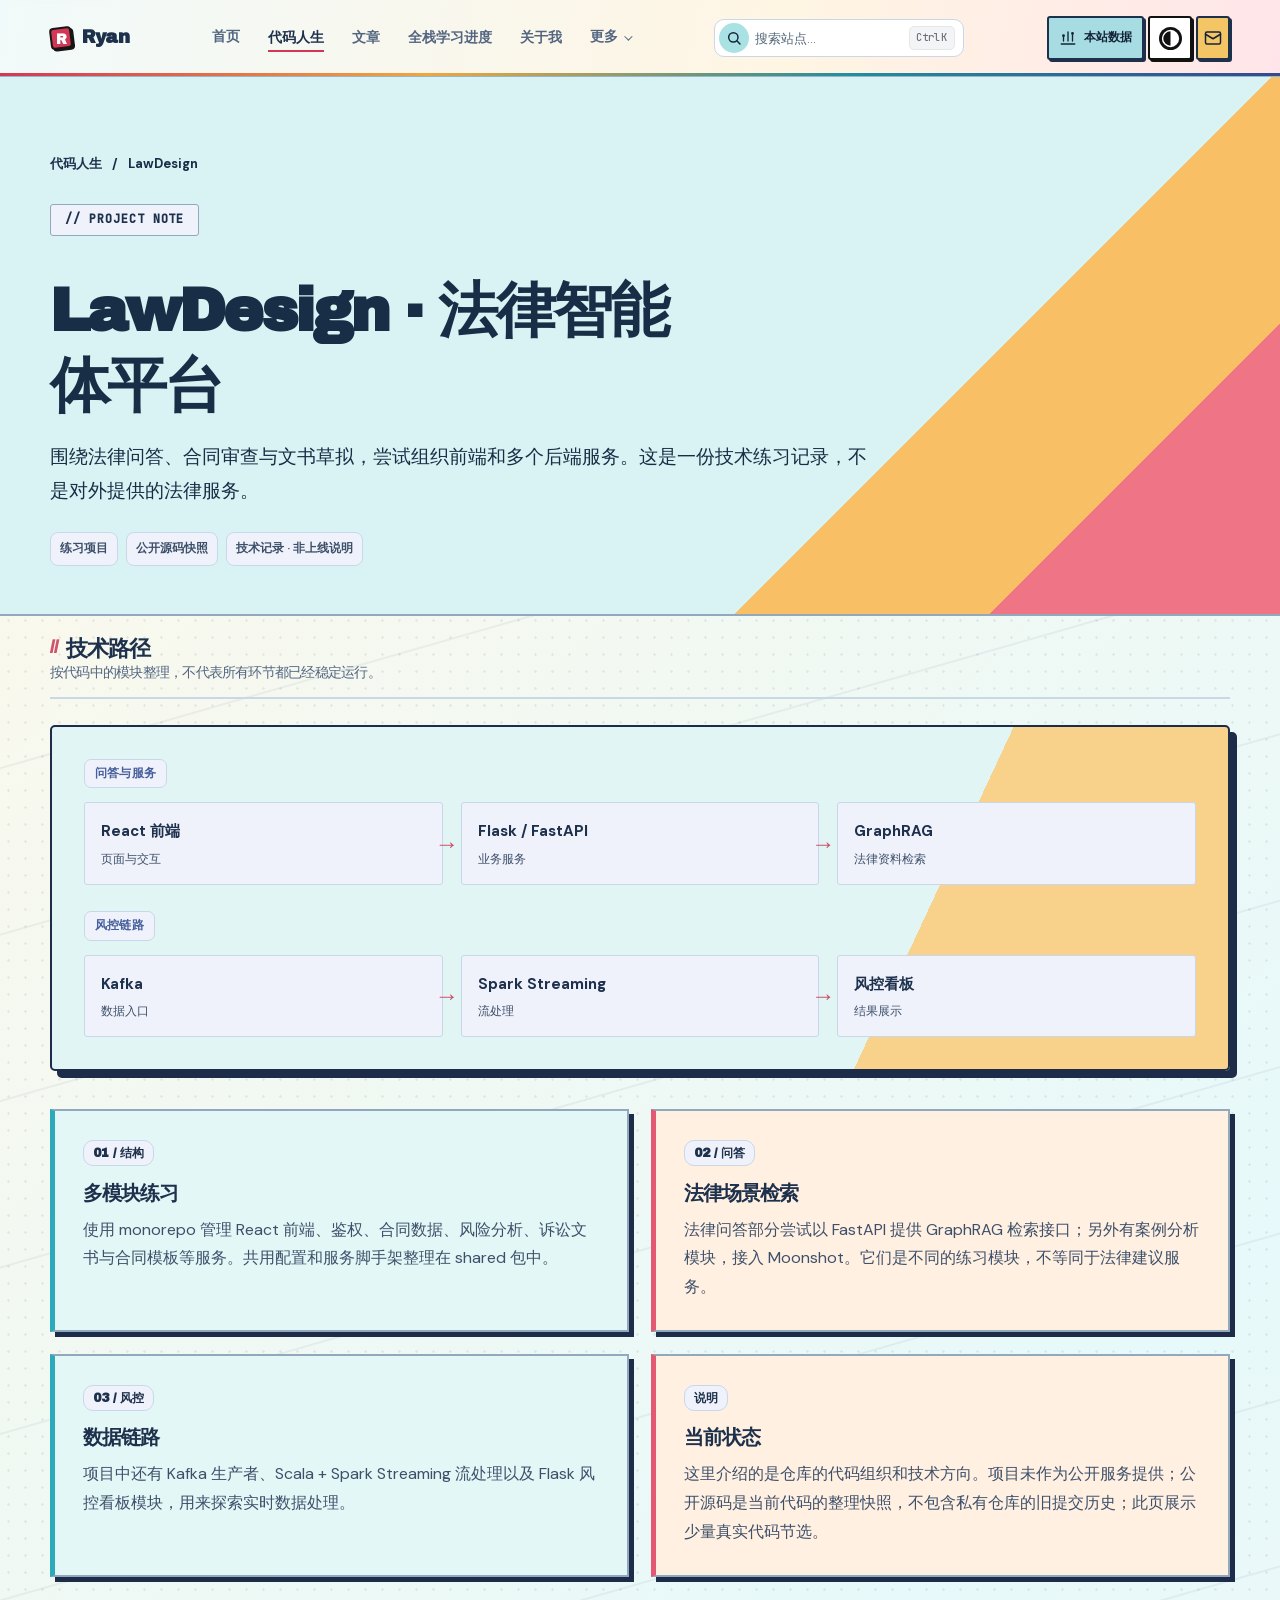
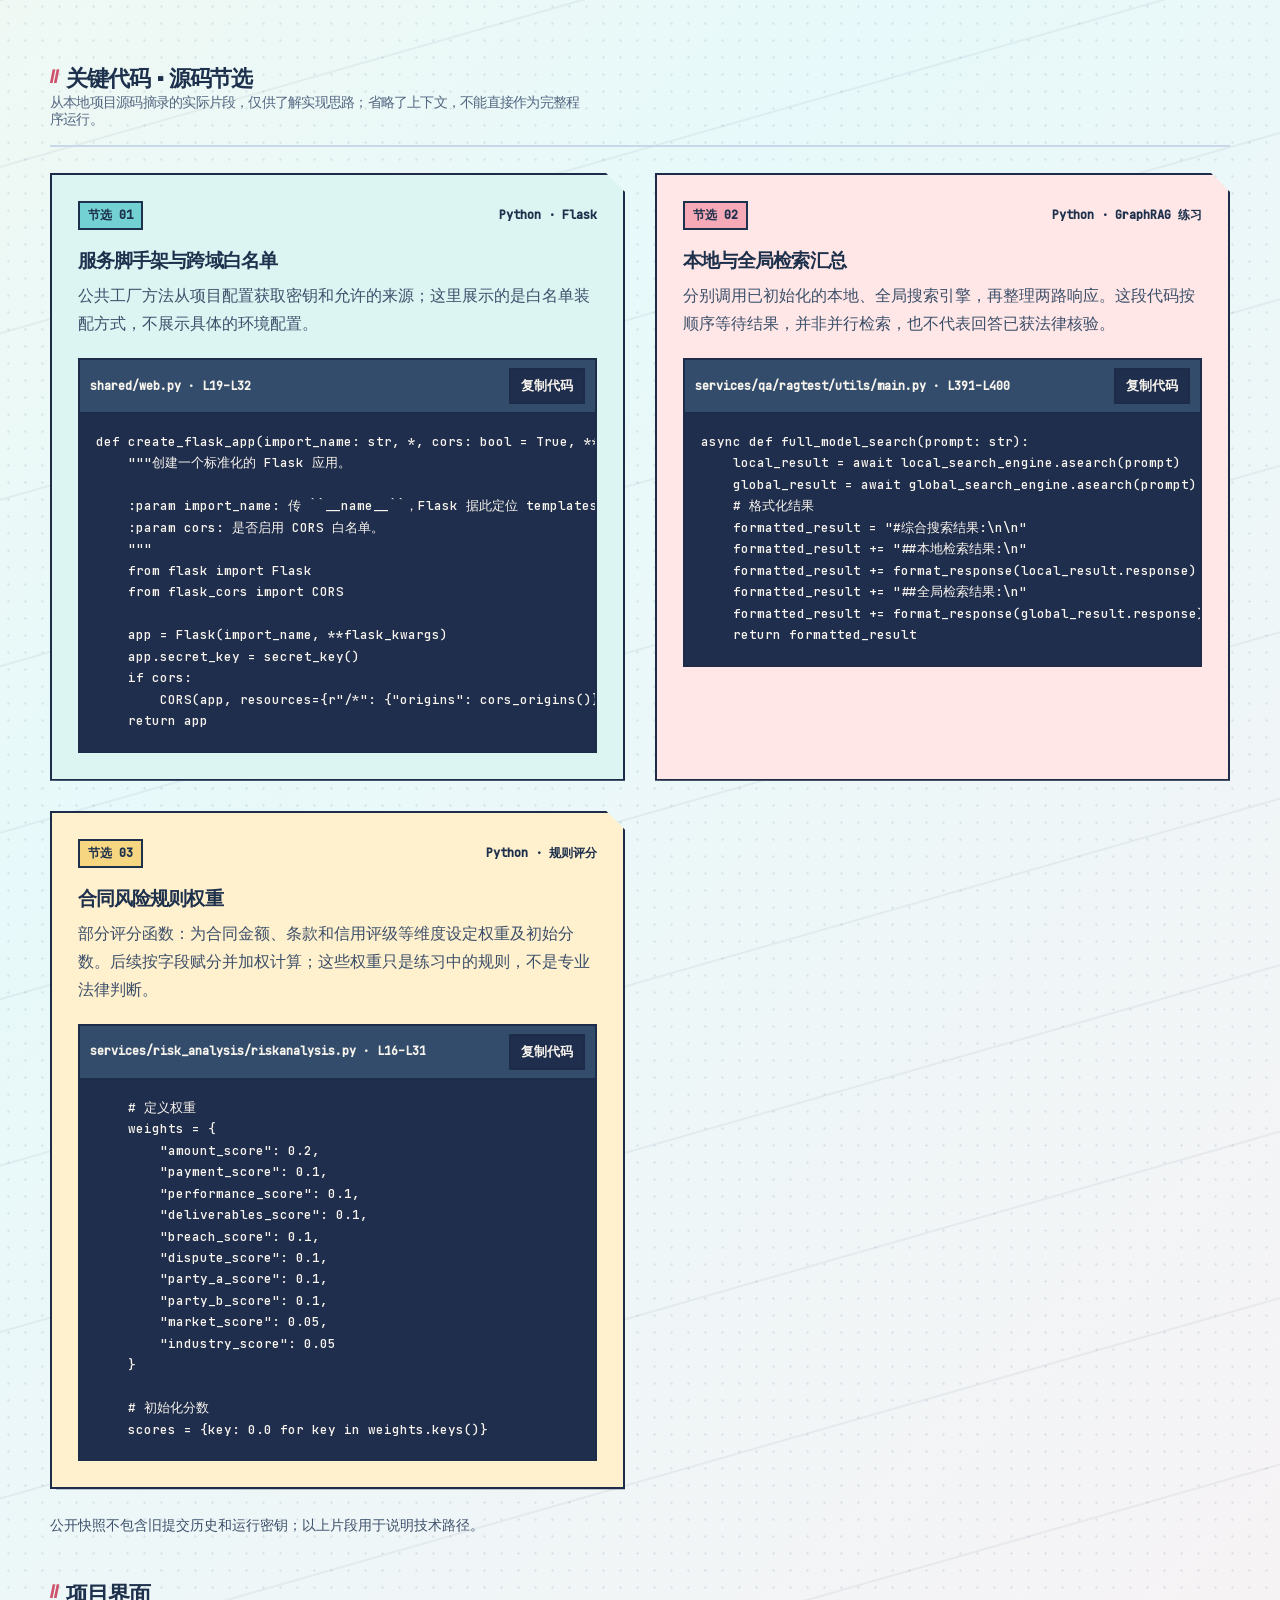
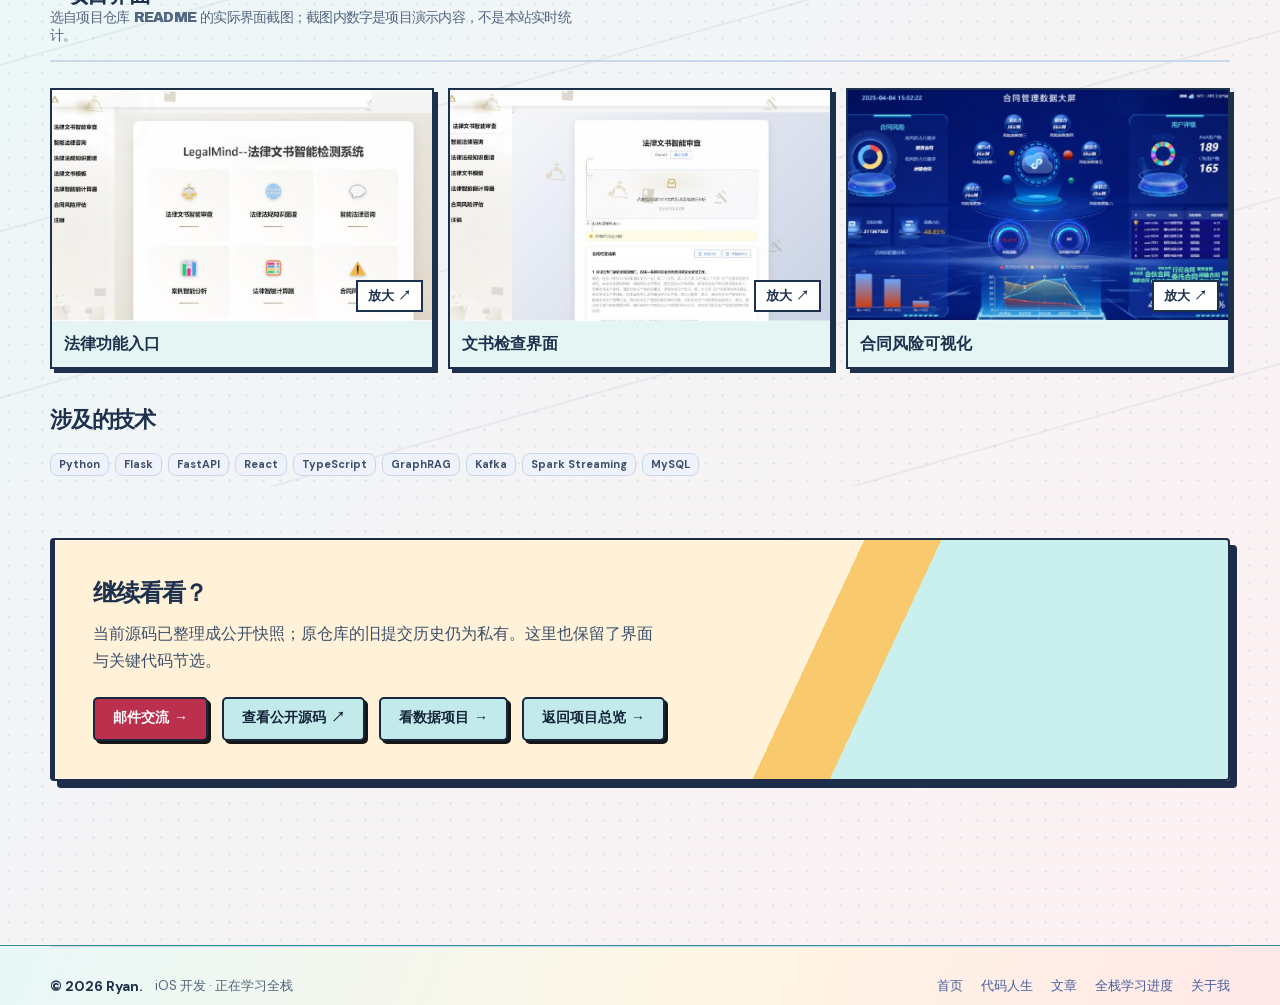
<file: law-design.html>
<!DOCTYPE html>
<html lang="zh-CN" data-style="memphis" data-theme="light" data-ink="color">
<head>
    <meta charset="UTF-8">
    <meta name="theme-color" content="#fff8e9">
    <!-- 首屏前选定画风：默认彩色明亮，尊重已保存的黑白暗色选择。 -->
    <script>
    (function () {
      var ink = 'color';
      try { if (localStorage.getItem('ryan-comic-ink') === 'mono') ink = 'mono'; } catch (e) {}
      var root = document.documentElement;
      root.dataset.ink = ink;
      document.documentElement.dataset.theme = ink === 'color' ? 'light' : 'dark';
      document.querySelector('meta[name="theme-color"]').content = ink === 'color' ? '#fff8e9' : '#343432';
    })();
    </script>
    <script>
    /* A real click may navigate without the browser's cross-document View
       Transition. Mark only that destination for the same side entrance. */
    var chapterKey = 'ryan-chapter-intent';
    try {
      var chapterIntent = JSON.parse(sessionStorage.getItem(chapterKey) || 'null');
      sessionStorage.removeItem(chapterKey);
      if (chapterIntent && chapterIntent.path === location.pathname + location.search &&
          Date.now() - chapterIntent.at < 8000) {
        document.documentElement.classList.add('chapter-fallback');
      }
    } catch (error) { /* Private storage restrictions: normal navigation. */ }
    addEventListener('load', function () {
      setTimeout(function () { document.documentElement.classList.remove('chapter-fallback'); }, 1200);
    });
    /* The outgoing page stays a complete frame; only the arriving page lifts
       speech and art panels out for their side entrance. */
    addEventListener('pageswap', function () {
      document.documentElement.classList.remove('chapter-arriving');
    });
    addEventListener('pagereveal', function (event) {
      if (!event.viewTransition) return;
      var root = document.documentElement;
      root.classList.remove('chapter-fallback');
      root.classList.add('chapter-arriving');
      // Keep the next click until the current page-turn has landed. Remove
      // snapshot names afterwards so a later navigation starts from a clean page.
      var settle = function () {
        root.classList.remove('chapter-arriving');
        var next = window.__chapterQueuedUrl;
        window.__chapterQueuedUrl = null;
        if (next && next !== location.href) {
          try {
            var queued = new URL(next);
            sessionStorage.setItem(chapterKey, JSON.stringify({
              path: queued.pathname + queued.search, at: Date.now()
            }));
          } catch (error) { /* Native navigation still works. */ }
          location.assign(next);
        }
      };
      event.viewTransition.finished.then(settle, settle);
    });
    </script>

    <style>@view-transition{navigation:auto}html,body{background:#fff8e9;color-scheme:light}html[data-ink="mono"],html[data-ink="mono"] body{background:#343432;color-scheme:dark}::view-transition{background:#fff8e9}html[data-ink="mono"]::view-transition{background:#343432}</style>
    <meta name="viewport" content="width=device-width, initial-scale=1">
    <title>LawDesign · 法律智能体平台 · Ryan</title>
    <meta name="description" content="Ryan 的 LawDesign 法律场景练习项目技术记录，包含 React、Flask、FastAPI、GraphRAG 与实时数据模块。">
    <link rel="canonical" href="https://lzylsq.github.io/law-design.html">
    <meta property="og:type" content="website">
    <meta property="og:title" content="LawDesign · 法律智能体平台 · Ryan">
    <meta property="og:description" content="Ryan 的 LawDesign 法律场景练习项目技术记录，包含 React、Flask、FastAPI、GraphRAG 与实时数据模块。">
    <meta property="og:url" content="https://lzylsq.github.io/law-design.html">
    <meta property="og:site_name" content="Ryan · iOS 开发">
    <meta property="og:locale" content="zh_CN">
    <meta name="twitter:card" content="summary">
    <meta name="twitter:title" content="LawDesign · 法律智能体平台 · Ryan">
    <meta name="twitter:description" content="Ryan 的 LawDesign 法律场景练习项目技术记录，包含 React、Flask、FastAPI、GraphRAG 与实时数据模块。">
    <script type="application/ld+json">{"@context":"https://schema.org","@type":"WebSite","name":"Ryan · iOS 开发","url":"https://lzylsq.github.io/","description":"Ryan 的个人网站：iOS 开发，正在学习全栈；目前介绍两个项目，文章待更新。","potentialAction":{"@type":"SearchAction","target":{"@type":"EntryPoint","urlTemplate":"https://lzylsq.github.io/search.html?s={search_term_string}"},"query-input":"required name=search_term_string"}}</script>
        <link rel="icon" href="assets/favicon.svg">
    <link rel="shortcut icon" href="assets/favicon.svg">
    <link rel="apple-touch-icon" href="assets/favicon.svg">

    <link rel="stylesheet" href="css/site-core.css?v=20260929a">

    <link rel="stylesheet" href="css/project-gallery.css?v=20260924">
    <link rel="stylesheet" href="css/project-code.css">
</head>
<body class="theme-fluxgrid">
<a class="skip-link" href="#main-content">跳到主要内容</a>
<div class="site-shell">
    <header class="site-header" id="site-header">
        <div class="flux-container header-inner">
            <a class="brand" href="index.html" aria-label="Ryan">
                <span class="brand-mark"></span>
                <span class="brand-text">Ryan</span>
            </a>
            <button class="nav-toggle" type="button" aria-label="打开菜单" aria-controls="site-nav" aria-expanded="false">
                <span></span><span></span>
            </button>
            <nav class="site-nav" id="site-nav" aria-label="主导航">
        <a class="" href="index.html">首页</a>
        <div class="nav-item is-active">
            <a class="nav-link is-active" href="projects.html">代码人生</a>
        </div>
        <div class="nav-item">
            <a class="nav-link" href="posts.html">文章</a>
        </div>
        <div class="nav-item">
            <a class="nav-link" href="learning.html">全栈学习进度</a>
        </div>
        <div class="nav-item">
            <a class="nav-link" href="about.html">关于我</a>
        </div>
        <div class="nav-item has-children nav-more">
            <button type="button" class="nav-link" aria-controls="more-menu" aria-haspopup="true" aria-expanded="false">更多</button>
            <div class="nav-dropdown" id="more-menu">
                <a href="https://github.com/LzyLsq" target="_blank" rel="noopener noreferrer">GitHub</a>
                <a href="mailto:lzyryan5247@gmail.com">邮箱联系</a>
            </div>
        </div>
            </nav>
            <form class="search-box" id="site-search-form" action="search.html" method="get" role="search" aria-label="站内搜索">
                <button type="submit" class="search-icon-btn" aria-label="搜索">
                    <svg width="16" height="16" viewBox="0 0 24 24" fill="none" stroke="currentColor" stroke-width="2.2" stroke-linecap="round" stroke-linejoin="round" aria-hidden="true"><circle cx="11" cy="11" r="7"/><line x1="21" y1="21" x2="16.65" y2="16.65"/></svg>
                </button>
                <input type="text" name="s" id="site-search-input" placeholder="搜索站点…" value="" autocomplete="off">
                <kbd class="search-hint" aria-hidden="true"><span class="search-hint-mac">⌘</span><span class="search-hint-win">Ctrl</span>K</kbd>
            </form>
            <div class="header-actions">
                <button type="button" class="header-action ink-toggle" data-ink-toggle aria-label="切换到彩色明亮版" aria-pressed="false" title="切换到彩色明亮版"><svg viewBox="0 0 24 24" width="18" height="18" aria-hidden="true"><path d="M12 2a10 10 0 1 0 0 20 10 10 0 0 0 0-20Z" fill="none" stroke="currentColor" stroke-width="1.8"/><path d="M12 2v20a10 10 0 0 0 0-20Z" fill="currentColor"/></svg></button>
                <a class="header-action" href="mailto:lzyryan5247@gmail.com" aria-label="邮件联系 Ryan" title="邮件联系"><svg width="18" height="18" viewBox="0 0 24 24" fill="none" stroke="currentColor" stroke-width="2" stroke-linecap="round" stroke-linejoin="round" aria-hidden="true"><rect x="2" y="4" width="20" height="16" rx="2"/><path d="m22 7-10 6L2 7"/></svg></a>
            </div>
        </div>
    </header>
<main class="site-main" id="main-content">
      <section class="projects-intro project-detail-intro"><div class="flux-container">
        <nav class="project-breadcrumb" aria-label="面包屑导航"><a href="projects.html">代码人生</a><span aria-hidden="true">/</span><span aria-current="page">LawDesign</span></nav>
        <span class="eyebrow">// PROJECT NOTE</span>
        <h1>LawDesign · 法律智能体平台</h1>
        <p class="project-detail-lede">围绕法律问答、合同审查与文书草拟，尝试组织前端和多个后端服务。这是一份技术练习记录，不是对外提供的法律服务。</p>
        <div class="project-detail-meta"><span>练习项目</span><span>公开源码快照</span><span>技术记录 · 非上线说明</span></div>
      </div></section>
      <section class="project-detail-section" aria-labelledby="path-heading"><div class="flux-container">
        <div class="section-heading"><h2 id="path-heading">技术路径</h2><p>按代码中的模块整理，不代表所有环节都已经稳定运行。</p></div>
        <div class="detail-route"><div class="route-label">问答与服务</div><ol class="route-steps"><li><strong>React 前端</strong><span>页面与交互</span></li><li><strong>Flask / FastAPI</strong><span>业务服务</span></li><li><strong>GraphRAG</strong><span>法律资料检索</span></li></ol><div class="route-label">风控链路</div><ol class="route-steps"><li><strong>Kafka</strong><span>数据入口</span></li><li><strong>Spark Streaming</strong><span>流处理</span></li><li><strong>风控看板</strong><span>结果展示</span></li></ol></div>
        <div class="detail-grid"><article class="detail-panel"><span class="detail-number">01 / 结构</span><h3>多模块练习</h3><p>使用 monorepo 管理 React 前端、鉴权、合同数据、风险分析、诉讼文书与合同模板等服务。共用配置和服务脚手架整理在 shared 包中。</p></article><article class="detail-panel"><span class="detail-number">02 / 问答</span><h3>法律场景检索</h3><p>法律问答部分尝试以 FastAPI 提供 GraphRAG 检索接口；另外有案例分析模块，接入 Moonshot。它们是不同的练习模块，不等同于法律建议服务。</p></article><article class="detail-panel"><span class="detail-number">03 / 风控</span><h3>数据链路</h3><p>项目中还有 Kafka 生产者、Scala + Spark Streaming 流处理以及 Flask 风控看板模块，用来探索实时数据处理。</p></article><aside class="detail-panel detail-caveat"><span class="detail-number">说明</span><h3>当前状态</h3><p>这里介绍的是仓库的代码组织和技术方向。项目未作为公开服务提供；公开源码是当前代码的整理快照，不包含私有仓库的旧提交历史；此页展示少量真实代码节选。</p></aside></div>
        <section class="project-source" aria-labelledby="source-heading">
          <div class="section-heading"><h2 id="source-heading">关键代码 · 源码节选</h2><p>从本地项目源码摘录的实际片段，仅供了解实现思路；省略了上下文，不能直接作为完整程序运行。</p></div>
          <div class="source-grid">
          <article class="source-card">
            <div class="source-card-head"><span class="source-index">节选 01</span><span class="source-language">Python · Flask</span></div>
            <h3>服务脚手架与跨域白名单</h3>
            <p>公共工厂方法从项目配置获取密钥和允许的来源；这里展示的是白名单装配方式，不展示具体的环境配置。</p>
            <div class="source-window"><div class="source-window-bar"><span class="source-file">shared/web.py · L19–L32</span><button class="source-copy" type="button" aria-live="polite" aria-label="复制服务脚手架与跨域白名单代码">复制代码</button></div>
              <pre tabindex="0"><code>def create_flask_app(import_name: str, *, cors: bool = True, **flask_kwargs):
    &quot;&quot;&quot;创建一个标准化的 Flask 应用。

    :param import_name: 传 ``__name__``，Flask 据此定位 templates / static。
    :param cors: 是否启用 CORS 白名单。
    &quot;&quot;&quot;
    from flask import Flask
    from flask_cors import CORS

    app = Flask(import_name, **flask_kwargs)
    app.secret_key = secret_key()
    if cors:
        CORS(app, resources={r&quot;/*&quot;: {&quot;origins&quot;: cors_origins()}})
    return app</code></pre>
            </div>
          </article>
          <article class="source-card">
            <div class="source-card-head"><span class="source-index">节选 02</span><span class="source-language">Python · GraphRAG 练习</span></div>
            <h3>本地与全局检索汇总</h3>
            <p>分别调用已初始化的本地、全局搜索引擎，再整理两路响应。这段代码按顺序等待结果，并非并行检索，也不代表回答已获法律核验。</p>
            <div class="source-window"><div class="source-window-bar"><span class="source-file">services/qa/ragtest/utils/main.py · L391–L400</span><button class="source-copy" type="button" aria-live="polite" aria-label="复制本地与全局检索汇总代码">复制代码</button></div>
              <pre tabindex="0"><code>async def full_model_search(prompt: str):
    local_result = await local_search_engine.asearch(prompt)
    global_result = await global_search_engine.asearch(prompt)
    # 格式化结果
    formatted_result = &quot;#综合搜索结果:\n\n&quot;
    formatted_result += &quot;##本地检索结果:\n&quot;
    formatted_result += format_response(local_result.response) + &quot;\n\n&quot;
    formatted_result += &quot;##全局检索结果:\n&quot;
    formatted_result += format_response(global_result.response) + &quot;\n\n&quot;
    return formatted_result</code></pre>
            </div>
          </article>
          <article class="source-card">
            <div class="source-card-head"><span class="source-index">节选 03</span><span class="source-language">Python · 规则评分</span></div>
            <h3>合同风险规则权重</h3>
            <p>部分评分函数：为合同金额、条款和信用评级等维度设定权重及初始分数。后续按字段赋分并加权计算；这些权重只是练习中的规则，不是专业法律判断。</p>
            <div class="source-window"><div class="source-window-bar"><span class="source-file">services/risk_analysis/riskanalysis.py · L16–L31</span><button class="source-copy" type="button" aria-live="polite" aria-label="复制合同风险规则权重代码">复制代码</button></div>
              <pre tabindex="0"><code>    # 定义权重
    weights = {
        &quot;amount_score&quot;: 0.2,
        &quot;payment_score&quot;: 0.1,
        &quot;performance_score&quot;: 0.1,
        &quot;deliverables_score&quot;: 0.1,
        &quot;breach_score&quot;: 0.1,
        &quot;dispute_score&quot;: 0.1,
        &quot;party_a_score&quot;: 0.1,
        &quot;party_b_score&quot;: 0.1,
        &quot;market_score&quot;: 0.05,
        &quot;industry_score&quot;: 0.05
    }

    # 初始化分数
    scores = {key: 0.0 for key in weights.keys()}</code></pre>
            </div>
          </article>
          </div>
          <p class="source-footnote">公开快照不包含旧提交历史和运行密钥；以上片段用于说明技术路径。</p>
        </section>
        <section class="project-gallery" aria-labelledby="gallery-heading"><div class="section-heading"><h2 id="gallery-heading">项目界面</h2><p>选自项目仓库 README 的实际界面截图；截图内数字是项目演示内容，不是本站实时统计。</p></div><div class="project-gallery-grid"><figure><button class="gallery-open" type="button" aria-label="放大查看法律功能入口"><img src="assets/images/project/home-overview.jpg" alt="LegalMind 应用首页界面" loading="lazy" width="1200" height="700"></button><figcaption>法律功能入口</figcaption></figure><figure><button class="gallery-open" type="button" aria-label="放大查看文书检查界面"><img src="assets/images/project/document-review.jpg" alt="法律文书智能检测界面" loading="lazy" width="1200" height="700"></button><figcaption>文书检查界面</figcaption></figure><figure><button class="gallery-open" type="button" aria-label="放大查看合同风险可视化"><img src="assets/images/project/risk-visualization-dashboard.jpg" alt="合同风险数据大屏界面" loading="lazy" width="1200" height="700"></button><figcaption>合同风险可视化</figcaption></figure></div></section>
        <div class="detail-stack"><h2>涉及的技术</h2><div class="project-stack"><span class="project-tag">Python</span><span class="project-tag">Flask</span><span class="project-tag">FastAPI</span><span class="project-tag">React</span><span class="project-tag">TypeScript</span><span class="project-tag">GraphRAG</span><span class="project-tag">Kafka</span><span class="project-tag">Spark Streaming</span><span class="project-tag">MySQL</span></div></div>
      </div></section>
      <section class="project-outro"><div class="flux-container"><div class="project-outro-card"><div><h2>继续看看？</h2><p>当前源码已整理成公开快照；原仓库的旧提交历史仍为私有。这里也保留了界面与关键代码节选。</p></div><div class="project-outro-actions"><a class="button button-primary" href="mailto:lzyryan5247@gmail.com?subject=LawDesign">邮件交流 →</a><a class="button button-secondary" href="https://github.com/LzyLsq/legal-design-source" target="_blank" rel="noopener noreferrer">查看公开源码 ↗</a><a class="button button-secondary" href="data-pipeline.html">看数据项目 →</a><a class="button button-secondary" href="projects.html">返回项目总览 →</a></div></div></div></section>
    </main>
    <footer class="site-footer">
        <div class="flux-container footer-inner">
            <div class="footer-copy">
                <span class="footer-title">© <span id="year">2026</span> Ryan.</span>
                <span>iOS 开发 · 正在学习全栈</span>
            </div>
            <div class="footer-meta">
                <a href="index.html">首页</a>
                <a href="projects.html">代码人生</a>
                <a href="posts.html">文章</a>
                <a href="learning.html">全栈学习进度</a>
                <a href="about.html">关于我</a>
            </div>
        </div>
        <div class="flux-container footer-legal"><span>谢谢你来看看，这里会慢慢更新。</span></div>
    </footer>
</div>
<div class="pjax-progress-bar" id="pjax-progress" aria-hidden="true"></div>
<button type="button" class="back-to-top" id="back-to-top" aria-label="回到顶部" data-no-swup>
    <svg width="18" height="18" viewBox="0 0 24 24" fill="none" stroke="currentColor" stroke-width="2" stroke-linecap="round" stroke-linejoin="round" aria-hidden="true"><path d="M18 15l-6-6-6 6"/></svg>
</button>
<script src="js/theme.js?v=20260929a"></script>
<script src="js/site-stats.js?v=20260924m"></script>
<script src="js/comic-mode.js?v=20260929a"></script>
<script src="js/project-gallery.js?v=20260924"></script>
<script src="js/project-code.js"></script>
</body>
</html>
</file>
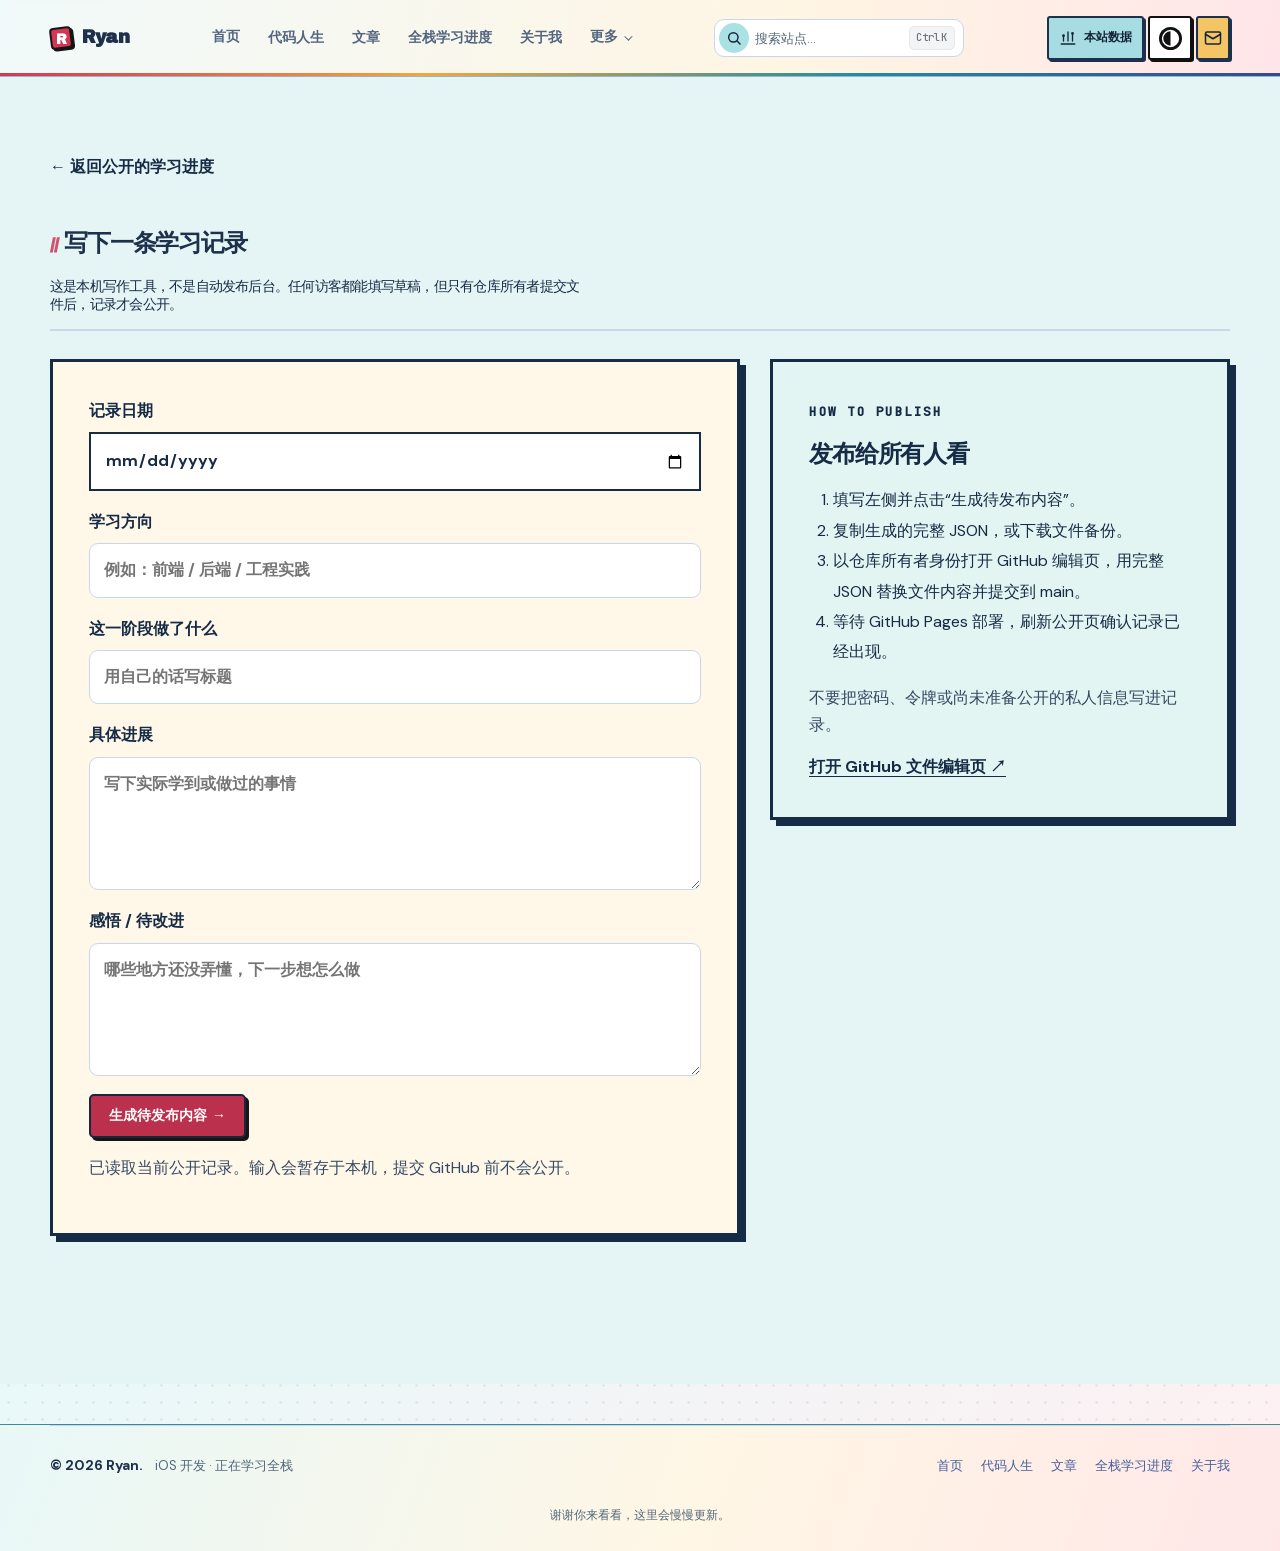
<file: learning-editor.html>
<!DOCTYPE html>
<html lang="zh-CN" data-style="memphis" data-theme="light" data-ink="color">
<head>
    <meta charset="UTF-8">
    <meta name="theme-color" content="#fff8e9">
    <!-- 首屏前选定画风：默认彩色明亮，尊重已保存的黑白暗色选择。 -->
    <script>
    (function () {
      var ink = 'color';
      try { if (localStorage.getItem('ryan-comic-ink') === 'mono') ink = 'mono'; } catch (e) {}
      var root = document.documentElement;
      root.dataset.ink = ink;
      document.documentElement.dataset.theme = ink === 'color' ? 'light' : 'dark';
      document.querySelector('meta[name="theme-color"]').content = ink === 'color' ? '#fff8e9' : '#343432';
    })();
    </script>
    <script>
    /* A real click may navigate without the browser's cross-document View
       Transition. Mark only that destination for the same side entrance. */
    var chapterKey = 'ryan-chapter-intent';
    try {
      var chapterIntent = JSON.parse(sessionStorage.getItem(chapterKey) || 'null');
      sessionStorage.removeItem(chapterKey);
      if (chapterIntent && chapterIntent.path === location.pathname + location.search &&
          Date.now() - chapterIntent.at < 8000) {
        document.documentElement.classList.add('chapter-fallback');
      }
    } catch (error) { /* Private storage restrictions: normal navigation. */ }
    addEventListener('load', function () {
      setTimeout(function () { document.documentElement.classList.remove('chapter-fallback'); }, 1200);
    });
    /* The outgoing page stays a complete frame; only the arriving page lifts
       speech and art panels out for their side entrance. */
    addEventListener('pageswap', function () {
      document.documentElement.classList.remove('chapter-arriving');
    });
    addEventListener('pagereveal', function (event) {
      if (!event.viewTransition) return;
      var root = document.documentElement;
      root.classList.remove('chapter-fallback');
      root.classList.add('chapter-arriving');
      // Keep the next click until the current page-turn has landed. Remove
      // snapshot names afterwards so a later navigation starts from a clean page.
      var settle = function () {
        root.classList.remove('chapter-arriving');
        var next = window.__chapterQueuedUrl;
        window.__chapterQueuedUrl = null;
        if (next && next !== location.href) {
          try {
            var queued = new URL(next);
            sessionStorage.setItem(chapterKey, JSON.stringify({
              path: queued.pathname + queued.search, at: Date.now()
            }));
          } catch (error) { /* Native navigation still works. */ }
          location.assign(next);
        }
      };
      event.viewTransition.finished.then(settle, settle);
    });
    </script>

    <meta name="robots" content="noindex,follow">
    <style>@view-transition{navigation:auto}html,body{background:#fff8e9;color-scheme:light}html[data-ink="mono"],html[data-ink="mono"] body{background:#343432;color-scheme:dark}::view-transition{background:#fff8e9}html[data-ink="mono"]::view-transition{background:#343432}</style>
    <meta name="viewport" content="width=device-width, initial-scale=1">
    <title>记录工具 · Ryan</title>
    <meta name="description" content="Ryan 的全栈学习进度：真实记录阶段进展与学习感悟。">
    
        <link rel="icon" href="assets/favicon.svg">
    <link rel="shortcut icon" href="assets/favicon.svg">
    <link rel="apple-touch-icon" href="assets/favicon.svg">

    <link rel="stylesheet" href="css/site-core.css?v=20260929a">

    <link rel="stylesheet" href="css/learning.css?v=20260924f">
</head>
<body class="theme-fluxgrid">
<a class="skip-link" href="#main-content">跳到主要内容</a>
<div class="site-shell">
    <header class="site-header" id="site-header">
        <div class="flux-container header-inner">
            <a class="brand" href="index.html" aria-label="Ryan">
                <span class="brand-mark"></span>
                <span class="brand-text">Ryan</span>
            </a>
            <button class="nav-toggle" type="button" aria-label="打开菜单" aria-controls="site-nav" aria-expanded="false">
                <span></span><span></span>
            </button>
            <nav class="site-nav" id="site-nav" aria-label="主导航">
        <a class="" href="index.html">首页</a>
        <div class="nav-item">
            <a class="nav-link" href="projects.html">代码人生</a>
        </div>
        <div class="nav-item">
            <a class="nav-link" href="posts.html">文章</a>
        </div>
        <div class="nav-item is-active">
            <a class="nav-link is-active" href="learning.html">全栈学习进度</a>
        </div>
        <div class="nav-item">
            <a class="nav-link" href="about.html">关于我</a>
        </div>
        <div class="nav-item has-children nav-more">
            <button type="button" class="nav-link" aria-controls="more-menu" aria-haspopup="true" aria-expanded="false">更多</button>
            <div class="nav-dropdown" id="more-menu">
                <a href="https://github.com/LzyLsq" target="_blank" rel="noopener noreferrer">GitHub</a>
                <a href="mailto:lzyryan5247@gmail.com">邮箱联系</a>
            </div>
        </div>
            </nav>
            <form class="search-box" id="site-search-form" action="search.html" method="get" role="search" aria-label="站内搜索">
                <button type="submit" class="search-icon-btn" aria-label="搜索">
                    <svg width="16" height="16" viewBox="0 0 24 24" fill="none" stroke="currentColor" stroke-width="2.2" stroke-linecap="round" stroke-linejoin="round" aria-hidden="true"><circle cx="11" cy="11" r="7"/><line x1="21" y1="21" x2="16.65" y2="16.65"/></svg>
                </button>
                <input type="text" name="s" id="site-search-input" placeholder="搜索站点…" value="" autocomplete="off">
                <kbd class="search-hint" aria-hidden="true"><span class="search-hint-mac">⌘</span><span class="search-hint-win">Ctrl</span>K</kbd>
            </form>
            <div class="header-actions">
                <button type="button" class="header-action ink-toggle" data-ink-toggle aria-label="切换到彩色明亮版" aria-pressed="false" title="切换到彩色明亮版"><svg viewBox="0 0 24 24" width="18" height="18" aria-hidden="true"><path d="M12 2a10 10 0 1 0 0 20 10 10 0 0 0 0-20Z" fill="none" stroke="currentColor" stroke-width="1.8"/><path d="M12 2v20a10 10 0 0 0 0-20Z" fill="currentColor"/></svg></button>
                <a class="header-action" href="mailto:lzyryan5247@gmail.com" aria-label="邮件联系 Ryan" title="邮件联系"><svg width="18" height="18" viewBox="0 0 24 24" fill="none" stroke="currentColor" stroke-width="2" stroke-linecap="round" stroke-linejoin="round" aria-hidden="true"><rect x="2" y="4" width="20" height="16" rx="2"/><path d="m22 7-10 6L2 7"/></svg></a>
            </div>
        </div>
    </header>
<main class="site-main learning-page" id="main-content">
  <section class="learning-content learning-editor-section"><div class="flux-container">
    <a class="learning-back" href="learning.html">← 返回公开的学习进度</a>
    <div class="section-heading"><h1>写下一条学习记录</h1><p>这是本机写作工具，不是自动发布后台。任何访客都能填写草稿，但只有仓库所有者提交文件后，记录才会公开。</p></div>
    <div class="learning-editor-grid">
      <form class="learning-form" data-learning-form>
        <label>记录日期 <input name="date" type="date" required></label>
        <label>学习方向 <input name="topic" type="text" maxlength="40" required placeholder="例如：前端 / 后端 / 工程实践"></label>
        <label>这一阶段做了什么 <input name="title" type="text" maxlength="80" required placeholder="用自己的话写标题"></label>
        <label>具体进展 <textarea name="progress" rows="4" maxlength="1200" required placeholder="写下实际学到或做过的事情"></textarea></label>
        <label>感悟 / 待改进 <textarea name="reflection" rows="4" maxlength="1200" required placeholder="哪些地方还没弄懂，下一步想怎么做"></textarea></label>
        <button class="button button-primary" type="submit">生成待发布内容 →</button>
        <p class="learning-helper" data-editor-status role="status" aria-live="polite">输入会暂存于这台设备，不会自动公开。</p>
      </form>
      <aside class="learning-publish-guide"><span class="learning-kicker">HOW TO PUBLISH</span><h2>发布给所有人看</h2><ol><li>填写左侧并点击“生成待发布内容”。</li><li>复制生成的完整 JSON，或下载文件备份。</li><li>以仓库所有者身份打开 GitHub 编辑页，用完整 JSON 替换文件内容并提交到 main。</li><li>等待 GitHub Pages 部署，刷新公开页确认记录已经出现。</li></ol><p>不要把密码、令牌或尚未准备公开的私人信息写进记录。</p><a href="https://github.com/LzyLsq/LzyLsq.github.io/edit/main/data/learning.json" target="_blank" rel="noopener noreferrer">打开 GitHub 文件编辑页 ↗</a></aside>
    </div>
    <div class="learning-output" data-learning-output hidden><h2>待发布的完整文件</h2><p>这里包含仓库已发布的记录及刚写的这一条。复制全部内容替换 <code>data/learning.json</code>，不要只粘贴新的一条。</p><textarea data-learning-json readonly rows="12" aria-label="完整的学习记录 JSON"></textarea><div class="learning-output-actions"><button type="button" class="button button-primary" data-learning-copy>复制完整 JSON</button><button type="button" class="button button-secondary" data-learning-download>下载 learning.json</button></div></div>
  </div></section>
</main>
    <footer class="site-footer">
        <div class="flux-container footer-inner">
            <div class="footer-copy">
                <span class="footer-title">© <span id="year">2026</span> Ryan.</span>
                <span>iOS 开发 · 正在学习全栈</span>
            </div>
            <div class="footer-meta">
                <a href="index.html">首页</a>
                <a href="projects.html">代码人生</a>
                <a href="posts.html">文章</a>
                <a href="learning.html">全栈学习进度</a>
                <a href="about.html">关于我</a>
            </div>
        </div>
        <div class="flux-container footer-legal"><span>谢谢你来看看，这里会慢慢更新。</span></div>
    </footer>
</div>
<div class="pjax-progress-bar" id="pjax-progress" aria-hidden="true"></div>
<button type="button" class="back-to-top" id="back-to-top" aria-label="回到顶部" data-no-swup>
    <svg width="18" height="18" viewBox="0 0 24 24" fill="none" stroke="currentColor" stroke-width="2" stroke-linecap="round" stroke-linejoin="round" aria-hidden="true"><path d="M18 15l-6-6-6 6"/></svg>
</button>
<script src="js/theme.js?v=20260929a"></script>
<script src="js/site-stats.js?v=20260924m"></script>
<script src="js/comic-mode.js?v=20260929a"></script>
<script src="js/learning.js"></script>
<script src="js/learning-editor.js"></script>
</body>
</html>
</file>
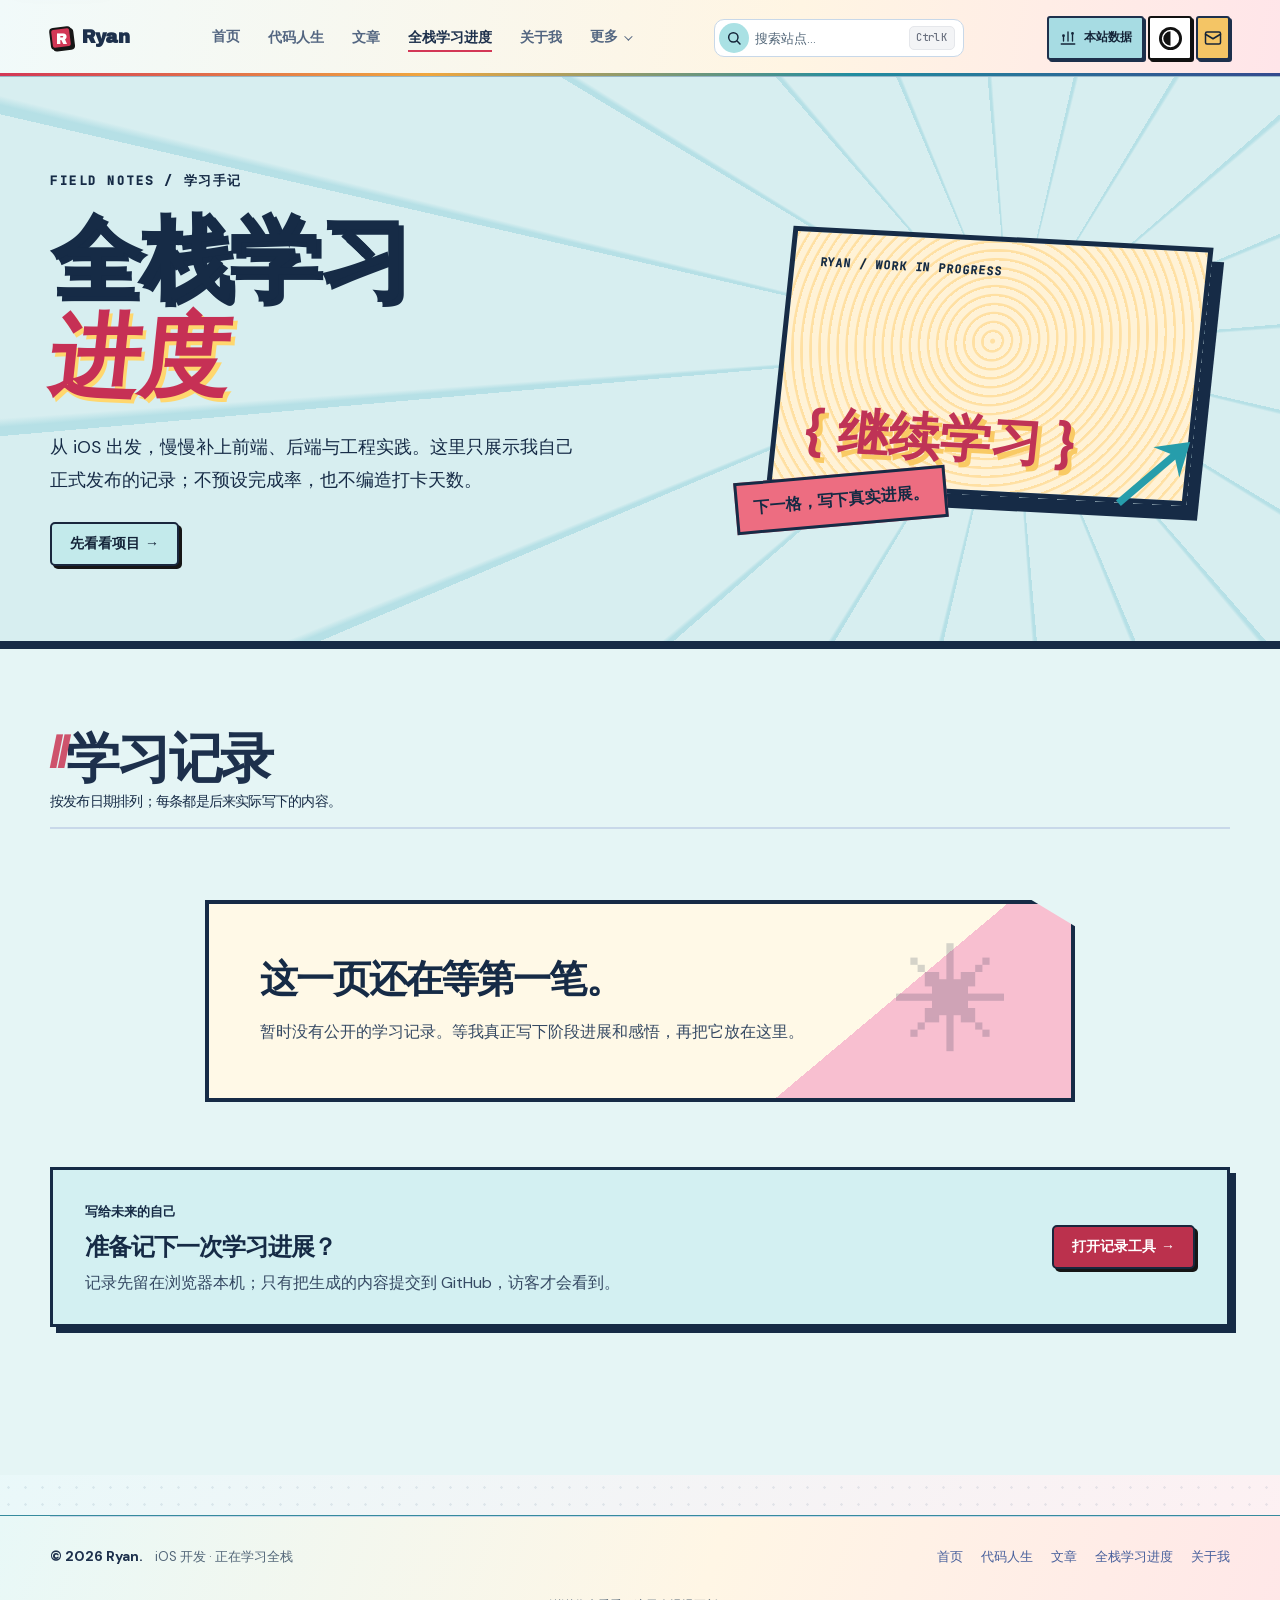
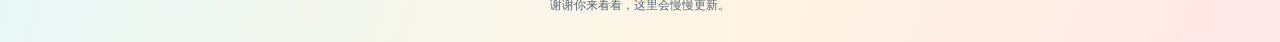
<file: learning.html>
<!DOCTYPE html>
<html lang="zh-CN" data-style="memphis" data-theme="light" data-ink="color">
<head>
    <meta charset="UTF-8">
    <meta name="theme-color" content="#fff8e9">
    <!-- 首屏前选定画风：默认彩色明亮，尊重已保存的黑白暗色选择。 -->
    <script>
    (function () {
      var ink = 'color';
      try { if (localStorage.getItem('ryan-comic-ink') === 'mono') ink = 'mono'; } catch (e) {}
      var root = document.documentElement;
      root.dataset.ink = ink;
      document.documentElement.dataset.theme = ink === 'color' ? 'light' : 'dark';
      document.querySelector('meta[name="theme-color"]').content = ink === 'color' ? '#fff8e9' : '#343432';
    })();
    </script>
    <script>
    /* A real click may navigate without the browser's cross-document View
       Transition. Mark only that destination for the same side entrance. */
    var chapterKey = 'ryan-chapter-intent';
    try {
      var chapterIntent = JSON.parse(sessionStorage.getItem(chapterKey) || 'null');
      sessionStorage.removeItem(chapterKey);
      if (chapterIntent && chapterIntent.path === location.pathname + location.search &&
          Date.now() - chapterIntent.at < 8000) {
        document.documentElement.classList.add('chapter-fallback');
      }
    } catch (error) { /* Private storage restrictions: normal navigation. */ }
    addEventListener('load', function () {
      setTimeout(function () { document.documentElement.classList.remove('chapter-fallback'); }, 1200);
    });
    /* The outgoing page stays a complete frame; only the arriving page lifts
       speech and art panels out for their side entrance. */
    addEventListener('pageswap', function () {
      document.documentElement.classList.remove('chapter-arriving');
    });
    addEventListener('pagereveal', function (event) {
      if (!event.viewTransition) return;
      var root = document.documentElement;
      root.classList.remove('chapter-fallback');
      root.classList.add('chapter-arriving');
      // Keep the next click until the current page-turn has landed. Remove
      // snapshot names afterwards so a later navigation starts from a clean page.
      var settle = function () {
        root.classList.remove('chapter-arriving');
        var next = window.__chapterQueuedUrl;
        window.__chapterQueuedUrl = null;
        if (next && next !== location.href) {
          try {
            var queued = new URL(next);
            sessionStorage.setItem(chapterKey, JSON.stringify({
              path: queued.pathname + queued.search, at: Date.now()
            }));
          } catch (error) { /* Native navigation still works. */ }
          location.assign(next);
        }
      };
      event.viewTransition.finished.then(settle, settle);
    });
    </script>

    <style>@view-transition{navigation:auto}html,body{background:#fff8e9;color-scheme:light}html[data-ink="mono"],html[data-ink="mono"] body{background:#343432;color-scheme:dark}::view-transition{background:#fff8e9}html[data-ink="mono"]::view-transition{background:#343432}</style>
    <meta name="viewport" content="width=device-width, initial-scale=1">
    <title>全栈学习进度 · Ryan</title>
    <meta name="description" content="Ryan 的全栈学习进度：真实记录阶段进展与学习感悟。">
    <link rel="canonical" href="https://lzylsq.github.io/learning.html">
    <meta property="og:type" content="website">
    <meta property="og:title" content="Ryan · iOS 开发">
    <meta property="og:description" content="iOS 开发，正在学习全栈">
    <meta property="og:url" content="https://lzylsq.github.io/learning.html">
    <meta property="og:site_name" content="Ryan · iOS 开发">
    <meta property="og:locale" content="zh_CN">
    <meta name="twitter:card" content="summary">
    <meta name="twitter:title" content="Ryan · iOS 开发">
    <meta name="twitter:description" content="iOS 开发，正在学习全栈">
    <script type="application/ld+json">{"@context":"https://schema.org","@type":"WebSite","name":"Ryan · iOS 开发","url":"https://lzylsq.github.io/","description":"Ryan 的个人网站：iOS 开发，正在学习全栈；目前介绍两个项目，文章待更新。","potentialAction":{"@type":"SearchAction","target":{"@type":"EntryPoint","urlTemplate":"https://lzylsq.github.io/search.html?s={search_term_string}"},"query-input":"required name=search_term_string"}}</script>
        <link rel="icon" href="assets/favicon.svg">
    <link rel="shortcut icon" href="assets/favicon.svg">
    <link rel="apple-touch-icon" href="assets/favicon.svg">

    <link rel="stylesheet" href="css/site-core.css?v=20260929a">

    <link rel="stylesheet" href="css/learning.css?v=20260924f">
</head>
<body class="theme-fluxgrid">
<a class="skip-link" href="#main-content">跳到主要内容</a>
<div class="site-shell">
    <header class="site-header" id="site-header">
        <div class="flux-container header-inner">
            <a class="brand" href="index.html" aria-label="Ryan">
                <span class="brand-mark"></span>
                <span class="brand-text">Ryan</span>
            </a>
            <button class="nav-toggle" type="button" aria-label="打开菜单" aria-controls="site-nav" aria-expanded="false">
                <span></span><span></span>
            </button>
            <nav class="site-nav" id="site-nav" aria-label="主导航">
        <a class="" href="index.html">首页</a>
        <div class="nav-item">
            <a class="nav-link" href="projects.html">代码人生</a>
        </div>
        <div class="nav-item">
            <a class="nav-link" href="posts.html">文章</a>
        </div>
        <div class="nav-item is-active">
            <a class="nav-link is-active" href="learning.html">全栈学习进度</a>
        </div>
        <div class="nav-item">
            <a class="nav-link" href="about.html">关于我</a>
        </div>
        <div class="nav-item has-children nav-more">
            <button type="button" class="nav-link" aria-controls="more-menu" aria-haspopup="true" aria-expanded="false">更多</button>
            <div class="nav-dropdown" id="more-menu">
                <a href="https://github.com/LzyLsq" target="_blank" rel="noopener noreferrer">GitHub</a>
                <a href="mailto:lzyryan5247@gmail.com">邮箱联系</a>
            </div>
        </div>
            </nav>
            <form class="search-box" id="site-search-form" action="search.html" method="get" role="search" aria-label="站内搜索">
                <button type="submit" class="search-icon-btn" aria-label="搜索">
                    <svg width="16" height="16" viewBox="0 0 24 24" fill="none" stroke="currentColor" stroke-width="2.2" stroke-linecap="round" stroke-linejoin="round" aria-hidden="true"><circle cx="11" cy="11" r="7"/><line x1="21" y1="21" x2="16.65" y2="16.65"/></svg>
                </button>
                <input type="text" name="s" id="site-search-input" placeholder="搜索站点…" value="" autocomplete="off">
                <kbd class="search-hint" aria-hidden="true"><span class="search-hint-mac">⌘</span><span class="search-hint-win">Ctrl</span>K</kbd>
            </form>
            <div class="header-actions">
                <button type="button" class="header-action ink-toggle" data-ink-toggle aria-label="切换到彩色明亮版" aria-pressed="false" title="切换到彩色明亮版"><svg viewBox="0 0 24 24" width="18" height="18" aria-hidden="true"><path d="M12 2a10 10 0 1 0 0 20 10 10 0 0 0 0-20Z" fill="none" stroke="currentColor" stroke-width="1.8"/><path d="M12 2v20a10 10 0 0 0 0-20Z" fill="currentColor"/></svg></button>
                <a class="header-action" href="mailto:lzyryan5247@gmail.com" aria-label="邮件联系 Ryan" title="邮件联系"><svg width="18" height="18" viewBox="0 0 24 24" fill="none" stroke="currentColor" stroke-width="2" stroke-linecap="round" stroke-linejoin="round" aria-hidden="true"><rect x="2" y="4" width="20" height="16" rx="2"/><path d="m22 7-10 6L2 7"/></svg></a>
            </div>
        </div>
    </header>
<main class="site-main learning-page" id="main-content">
  <section class="learning-hero" aria-labelledby="learning-heading">
    <div class="flux-container learning-hero-grid">
      <div class="learning-hero-copy">
        <span class="learning-kicker">FIELD NOTES / 学习手记</span>
        <h1 id="learning-heading">全栈学习<span>进度</span></h1>
        <p>从 iOS 出发，慢慢补上前端、后端与工程实践。这里只展示我自己正式发布的记录；不预设完成率，也不编造打卡天数。</p>
        <a class="button button-secondary" href="projects.html">先看看项目 →</a>
      </div>
      <div class="learning-hero-art" aria-hidden="true"><div class="learning-code-window"><span>RYAN / WORK IN PROGRESS</span><b>{ 继续学习 }</b><i>↗</i></div><div class="learning-art-note">下一格，写下真实进展。</div></div>
    </div>
  </section>
  <section class="learning-content" aria-labelledby="learning-list-heading">
    <div class="flux-container">
      <div class="section-heading"><h2 id="learning-list-heading">学习记录</h2><p>按发布日期排列；每条都是后来实际写下的内容。</p></div>
      <p class="learning-load" data-learning-status role="status" aria-live="polite">正在读取记录…</p>
      <div class="learning-timeline" data-learning-list></div>
      <div class="learning-empty" data-learning-empty hidden><span class="learning-empty-mark" aria-hidden="true">✳</span><h3>这一页还在等第一笔。</h3><p>暂时没有公开的学习记录。等我真正写下阶段进展和感悟，再把它放在这里。</p></div>
      <div class="learning-owner"><div><span>写给未来的自己</span><h2>准备记下一次学习进展？</h2><p>记录先留在浏览器本机；只有把生成的内容提交到 GitHub，访客才会看到。</p></div><a class="button button-primary" href="learning-editor.html">打开记录工具 →</a></div>
    </div>
  </section>
</main>
    <footer class="site-footer">
        <div class="flux-container footer-inner">
            <div class="footer-copy">
                <span class="footer-title">© <span id="year">2026</span> Ryan.</span>
                <span>iOS 开发 · 正在学习全栈</span>
            </div>
            <div class="footer-meta">
                <a href="index.html">首页</a>
                <a href="projects.html">代码人生</a>
                <a href="posts.html">文章</a>
                <a href="learning.html">全栈学习进度</a>
                <a href="about.html">关于我</a>
            </div>
        </div>
        <div class="flux-container footer-legal"><span>谢谢你来看看，这里会慢慢更新。</span></div>
    </footer>
</div>
<div class="pjax-progress-bar" id="pjax-progress" aria-hidden="true"></div>
<button type="button" class="back-to-top" id="back-to-top" aria-label="回到顶部" data-no-swup>
    <svg width="18" height="18" viewBox="0 0 24 24" fill="none" stroke="currentColor" stroke-width="2" stroke-linecap="round" stroke-linejoin="round" aria-hidden="true"><path d="M18 15l-6-6-6 6"/></svg>
</button>
<script src="js/theme.js?v=20260929a"></script>
<script src="js/site-stats.js?v=20260924m"></script>
<script src="js/comic-mode.js?v=20260929a"></script>
<script src="js/learning.js"></script>
</body>
</html>
</file>
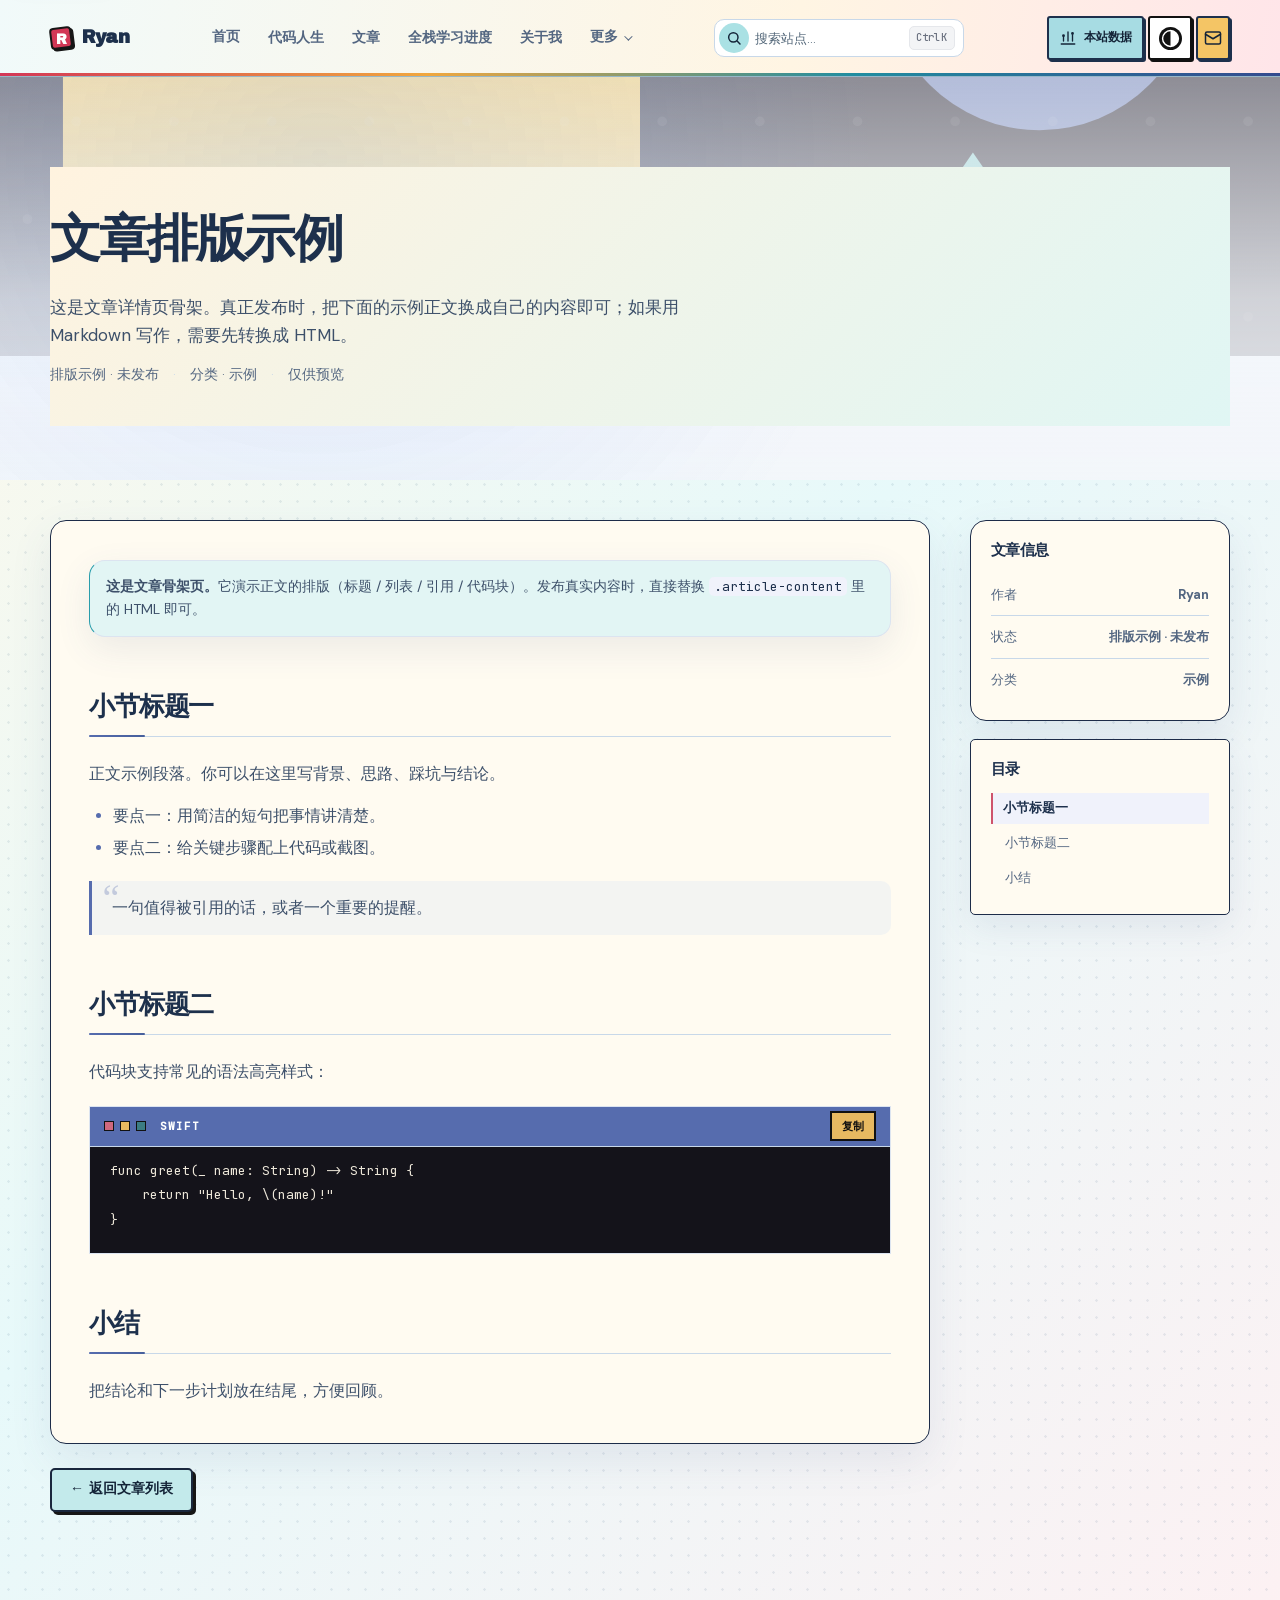
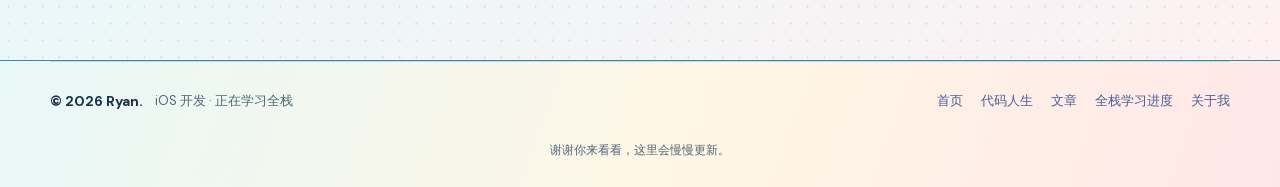
<file: post.html>
<!DOCTYPE html>
<html lang="zh-CN" data-style="memphis" data-theme="light" data-ink="color">
<head>
    <meta charset="UTF-8">
    <meta name="theme-color" content="#fff8e9">
    <!-- 首屏前选定画风：默认彩色明亮，尊重已保存的黑白暗色选择。 -->
    <script>
    (function () {
      var ink = 'color';
      try { if (localStorage.getItem('ryan-comic-ink') === 'mono') ink = 'mono'; } catch (e) {}
      var root = document.documentElement;
      root.dataset.ink = ink;
      document.documentElement.dataset.theme = ink === 'color' ? 'light' : 'dark';
      document.querySelector('meta[name="theme-color"]').content = ink === 'color' ? '#fff8e9' : '#343432';
    })();
    </script>
    <script>
    /* A real click may navigate without the browser's cross-document View
       Transition. Mark only that destination for the same side entrance. */
    var chapterKey = 'ryan-chapter-intent';
    try {
      var chapterIntent = JSON.parse(sessionStorage.getItem(chapterKey) || 'null');
      sessionStorage.removeItem(chapterKey);
      if (chapterIntent && chapterIntent.path === location.pathname + location.search &&
          Date.now() - chapterIntent.at < 8000) {
        document.documentElement.classList.add('chapter-fallback');
      }
    } catch (error) { /* Private storage restrictions: normal navigation. */ }
    addEventListener('load', function () {
      setTimeout(function () { document.documentElement.classList.remove('chapter-fallback'); }, 1200);
    });
    /* The outgoing page stays a complete frame; only the arriving page lifts
       speech and art panels out for their side entrance. */
    addEventListener('pageswap', function () {
      document.documentElement.classList.remove('chapter-arriving');
    });
    addEventListener('pagereveal', function (event) {
      if (!event.viewTransition) return;
      var root = document.documentElement;
      root.classList.remove('chapter-fallback');
      root.classList.add('chapter-arriving');
      // Keep the next click until the current page-turn has landed. Remove
      // snapshot names afterwards so a later navigation starts from a clean page.
      var settle = function () {
        root.classList.remove('chapter-arriving');
        var next = window.__chapterQueuedUrl;
        window.__chapterQueuedUrl = null;
        if (next && next !== location.href) {
          try {
            var queued = new URL(next);
            sessionStorage.setItem(chapterKey, JSON.stringify({
              path: queued.pathname + queued.search, at: Date.now()
            }));
          } catch (error) { /* Native navigation still works. */ }
          location.assign(next);
        }
      };
      event.viewTransition.finished.then(settle, settle);
    });
    </script>

    <style>@view-transition{navigation:auto}html,body{background:#fff8e9;color-scheme:light}html[data-ink="mono"],html[data-ink="mono"] body{background:#343432;color-scheme:dark}::view-transition{background:#fff8e9}html[data-ink="mono"]::view-transition{background:#343432}</style>
    <meta name="viewport" content="width=device-width, initial-scale=1">
    <title>文章排版示例（未发布） · Ryan</title>
    <meta name="robots" content="noindex,follow">
    <meta name="description" content="Ryan 的个人网站：iOS 开发，正在学习全栈；目前介绍两个项目，文章待更新。">
    <link rel="canonical" href="https://lzylsq.github.io/post.html">
    <meta property="og:type" content="website">
    <meta property="og:title" content="Ryan · iOS 开发">
    <meta property="og:description" content="iOS 开发，正在学习全栈">
    <meta property="og:url" content="https://lzylsq.github.io/post.html">
    <meta property="og:site_name" content="Ryan · iOS 开发">
    <meta property="og:locale" content="zh_CN">
    <meta name="twitter:card" content="summary">
    <meta name="twitter:title" content="Ryan · iOS 开发">
    <meta name="twitter:description" content="iOS 开发，正在学习全栈">
    <script type="application/ld+json">{"@context":"https://schema.org","@type":"WebSite","name":"Ryan · iOS 开发","url":"https://lzylsq.github.io/","description":"Ryan 的个人网站：iOS 开发，正在学习全栈；目前介绍两个项目，文章待更新。","potentialAction":{"@type":"SearchAction","target":{"@type":"EntryPoint","urlTemplate":"https://lzylsq.github.io/search.html?s={search_term_string}"},"query-input":"required name=search_term_string"}}</script>
        <link rel="icon" href="assets/favicon.svg">
    <link rel="shortcut icon" href="assets/favicon.svg">
    <link rel="apple-touch-icon" href="assets/favicon.svg">
    <link rel="stylesheet" href="css/site-core.css?v=20260929a">
</head>
<body class="theme-fluxgrid">
<a class="skip-link" href="#main-content">跳到主要内容</a>
<div class="site-shell">
    <header class="site-header" id="site-header">
        <div class="flux-container header-inner">
            <a class="brand" href="index.html" aria-label="Ryan">
                <span class="brand-mark"></span>
                <span class="brand-text">Ryan</span>
            </a>
            <button class="nav-toggle" type="button" aria-label="打开菜单" aria-controls="site-nav" aria-expanded="false">
                <span></span><span></span>
            </button>
            <nav class="site-nav" id="site-nav" aria-label="主导航">
        <a class="" href="index.html">首页</a>
        <div class="nav-item">
            <a class="nav-link" href="projects.html">代码人生</a>
        </div>
        <div class="nav-item">
            <a class="nav-link" href="posts.html">文章</a>
        </div>
        <div class="nav-item">
            <a class="nav-link" href="learning.html">全栈学习进度</a>
        </div>
        <div class="nav-item">
            <a class="nav-link" href="about.html">关于我</a>
        </div>
        <div class="nav-item has-children nav-more">
            <button type="button" class="nav-link" aria-controls="more-menu" aria-haspopup="true" aria-expanded="false">更多</button>
            <div class="nav-dropdown" id="more-menu">
                <a href="https://github.com/LzyLsq" target="_blank" rel="noopener noreferrer">GitHub</a>
                <a href="mailto:lzyryan5247@gmail.com">邮箱联系</a>
            </div>
        </div>
            </nav>
            <form class="search-box" id="site-search-form" action="search.html" method="get" role="search" aria-label="站内搜索">
                <button type="submit" class="search-icon-btn" aria-label="搜索">
                    <svg width="16" height="16" viewBox="0 0 24 24" fill="none" stroke="currentColor" stroke-width="2.2" stroke-linecap="round" stroke-linejoin="round" aria-hidden="true"><circle cx="11" cy="11" r="7"/><line x1="21" y1="21" x2="16.65" y2="16.65"/></svg>
                </button>
                <input type="text" name="s" id="site-search-input" placeholder="搜索站点…" value="" autocomplete="off">
                <kbd class="search-hint" aria-hidden="true"><span class="search-hint-mac">⌘</span><span class="search-hint-win">Ctrl</span>K</kbd>
            </form>
            <div class="header-actions">
                <button type="button" class="header-action ink-toggle" data-ink-toggle aria-label="切换到彩色明亮版" aria-pressed="false" title="切换到彩色明亮版"><svg viewBox="0 0 24 24" width="18" height="18" aria-hidden="true"><path d="M12 2a10 10 0 1 0 0 20 10 10 0 0 0 0-20Z" fill="none" stroke="currentColor" stroke-width="1.8"/><path d="M12 2v20a10 10 0 0 0 0-20Z" fill="currentColor"/></svg></button>
                <a class="header-action" href="mailto:lzyryan5247@gmail.com" aria-label="邮件联系 Ryan" title="邮件联系"><svg width="18" height="18" viewBox="0 0 24 24" fill="none" stroke="currentColor" stroke-width="2" stroke-linecap="round" stroke-linejoin="round" aria-hidden="true"><rect x="2" y="4" width="20" height="16" rx="2"/><path d="m22 7-10 6L2 7"/></svg></a>
            </div>
        </div>
    </header>
<main class="site-main" id="main-content">
    <article class="article">
        <div class="article-head">
            <div class="article-head-media">
                <img src="assets/images/post-1.svg" alt="" loading="eager" onerror="this.onerror=null;this.src='assets/images/post-1.svg';">
            </div>
            <div class="article-head-surface"></div>
            <div class="flux-container">
                <div class="page-banner-inner">
                    <h1>文章排版示例</h1>
                    <p>这是文章详情页骨架。真正发布时，把下面的示例正文换成自己的内容即可；如果用 Markdown 写作，需要先转换成 HTML。</p>
                    <div class="article-meta">
                        <span>排版示例 · 未发布</span>
                        <span>分类 · 示例</span>
                        <span>仅供预览</span>
                    </div>
                </div>
            </div>
        </div>
        <div class="article-container">
            <div class="article-layout">
                <div class="article-main">
                    <div class="article-content">
                        <div class="article-notice">
                            <b>这是文章骨架页。</b>它演示正文的排版（标题 / 列表 / 引用 / 代码块）。发布真实内容时，直接替换 <code>.article-content</code> 里的 HTML 即可。
                        </div>
                        <h2 id="sec-1">小节标题一</h2>
                        <p>正文示例段落。你可以在这里写背景、思路、踩坑与结论。</p>
                        <ul>
                            <li>要点一：用简洁的短句把事情讲清楚。</li>
                            <li>要点二：给关键步骤配上代码或截图。</li>
                        </ul>
                        <blockquote>一句值得被引用的话，或者一个重要的提醒。</blockquote>
                        <h2 id="sec-2">小节标题二</h2>
                        <p>代码块支持常见的语法高亮样式：</p>
                        <pre><code data-lang="Swift">func greet(_ name: String) -&gt; String {
    return "Hello, \(name)!"
}</code></pre>
                        <h2 id="sec-3">小结</h2>
                        <p>把结论和下一步计划放在结尾，方便回顾。</p>
                    </div>
                    <a class="button button-secondary" style="margin-top:24px;display:inline-flex;" href="posts.html">← 返回文章列表</a>
                </div>
                <aside class="article-aside">
                    <div class="article-info">
                        <h3>文章信息</h3>
                        <div class="info-row"><span>作者</span><b>Ryan</b></div>
                        <div class="info-row"><span>状态</span><b>排版示例 · 未发布</b></div>
                        <div class="info-row"><span>分类</span><b>示例</b></div>
                    </div>
                    <div class="article-toc-panel">
                        <h3>目录</h3>
                        <ul class="article-toc">
                            <li><a href="#sec-1">小节标题一</a></li>
                            <li><a href="#sec-2">小节标题二</a></li>
                            <li><a href="#sec-3">小结</a></li>
                        </ul>
                    </div>
                </aside>
            </div>
        </div>
    </article>
</main>
    <footer class="site-footer">
        <div class="flux-container footer-inner">
            <div class="footer-copy">
                <span class="footer-title">© <span id="year">2026</span> Ryan.</span>
                <span>iOS 开发 · 正在学习全栈</span>
            </div>
            <div class="footer-meta">
                <a href="index.html">首页</a>
                <a href="projects.html">代码人生</a>
                <a href="posts.html">文章</a>
                <a href="learning.html">全栈学习进度</a>
                <a href="about.html">关于我</a>
            </div>
        </div>
        <div class="flux-container footer-legal"><span>谢谢你来看看，这里会慢慢更新。</span></div>
    </footer>
</div>
<div class="pjax-progress-bar" id="pjax-progress" aria-hidden="true"></div>
<button type="button" class="back-to-top" id="back-to-top" aria-label="回到顶部" data-no-swup>
    <svg width="18" height="18" viewBox="0 0 24 24" fill="none" stroke="currentColor" stroke-width="2" stroke-linecap="round" stroke-linejoin="round" aria-hidden="true"><path d="M18 15l-6-6-6 6"/></svg>
</button>
<script src="js/theme.js?v=20260929a"></script>
<script src="js/site-stats.js?v=20260924m"></script>
<script src="js/comic-mode.js?v=20260929a"></script>
</body>
</html>
</file>
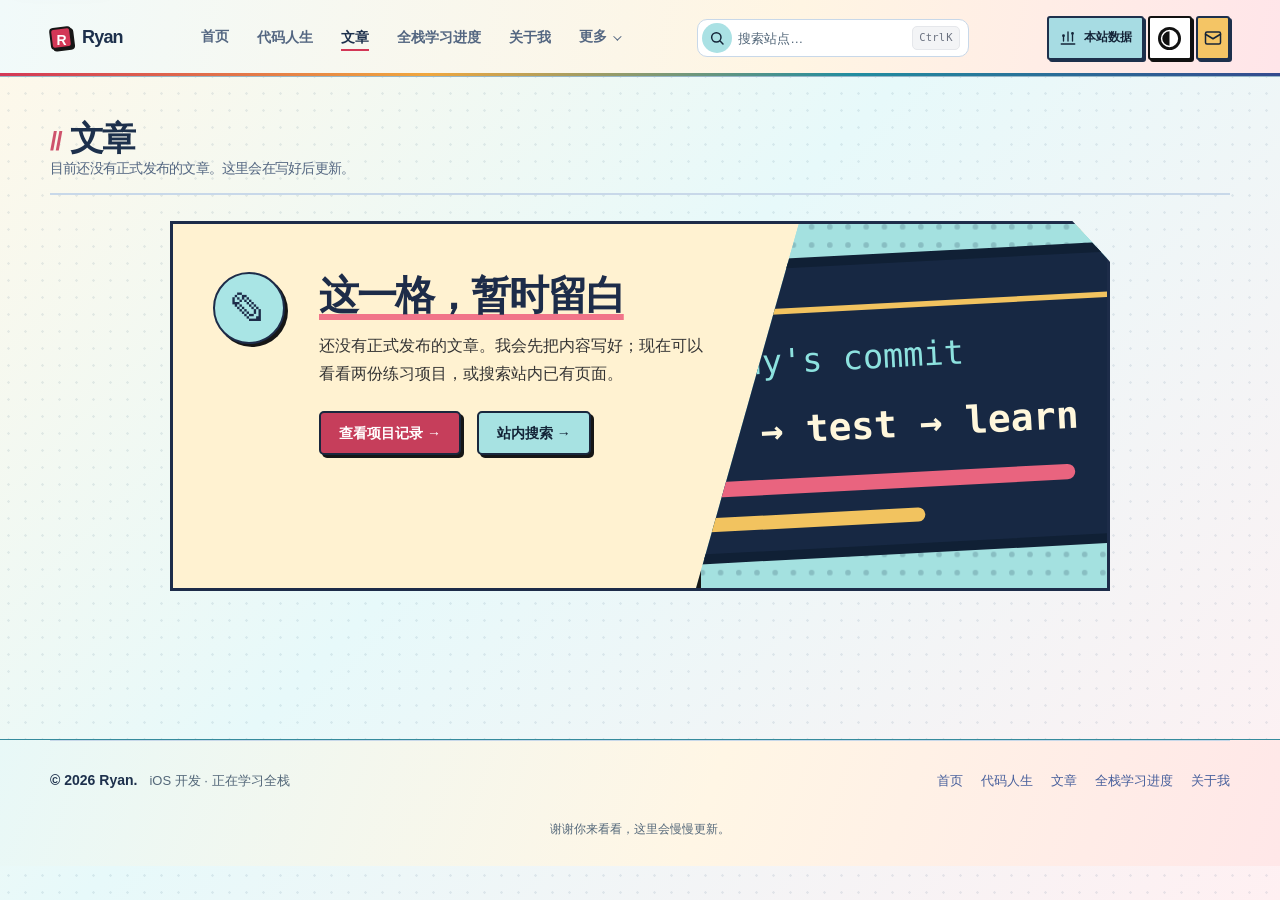
<file: posts.html>
<!DOCTYPE html>
<html lang="zh-CN" data-style="memphis" data-theme="light" data-ink="color">
<head>
    <meta charset="UTF-8">
    <meta name="theme-color" content="#fff8e9">
    <!-- 首屏前选定画风：默认彩色明亮，尊重已保存的黑白暗色选择。 -->
    <script>
    (function () {
      var ink = 'color';
      try { if (localStorage.getItem('ryan-comic-ink') === 'mono') ink = 'mono'; } catch (e) {}
      var root = document.documentElement;
      root.dataset.ink = ink;
      document.documentElement.dataset.theme = ink === 'color' ? 'light' : 'dark';
      document.querySelector('meta[name="theme-color"]').content = ink === 'color' ? '#fff8e9' : '#343432';
    })();
    </script>
    <script>
    /* A real click may navigate without the browser's cross-document View
       Transition. Mark only that destination for the same side entrance. */
    var chapterKey = 'ryan-chapter-intent';
    try {
      var chapterIntent = JSON.parse(sessionStorage.getItem(chapterKey) || 'null');
      sessionStorage.removeItem(chapterKey);
      if (chapterIntent && chapterIntent.path === location.pathname + location.search &&
          Date.now() - chapterIntent.at < 8000) {
        document.documentElement.classList.add('chapter-fallback');
      }
    } catch (error) { /* Private storage restrictions: normal navigation. */ }
    addEventListener('load', function () {
      setTimeout(function () { document.documentElement.classList.remove('chapter-fallback'); }, 1200);
    });
    /* The outgoing page stays a complete frame; only the arriving page lifts
       speech and art panels out for their side entrance. */
    addEventListener('pageswap', function () {
      document.documentElement.classList.remove('chapter-arriving');
    });
    addEventListener('pagereveal', function (event) {
      if (!event.viewTransition) return;
      var root = document.documentElement;
      root.classList.remove('chapter-fallback');
      root.classList.add('chapter-arriving');
      // Keep the next click until the current page-turn has landed. Remove
      // snapshot names afterwards so a later navigation starts from a clean page.
      var settle = function () {
        root.classList.remove('chapter-arriving');
        var next = window.__chapterQueuedUrl;
        window.__chapterQueuedUrl = null;
        if (next && next !== location.href) {
          try {
            var queued = new URL(next);
            sessionStorage.setItem(chapterKey, JSON.stringify({
              path: queued.pathname + queued.search, at: Date.now()
            }));
          } catch (error) { /* Native navigation still works. */ }
          location.assign(next);
        }
      };
      event.viewTransition.finished.then(settle, settle);
    });
    </script>

    <style>@view-transition{navigation:auto}html,body{background:#fff8e9;color-scheme:light}html[data-ink="mono"],html[data-ink="mono"] body{background:#343432;color-scheme:dark}::view-transition{background:#fff8e9}html[data-ink="mono"]::view-transition{background:#343432}</style>
    <meta name="viewport" content="width=device-width, initial-scale=1">
    <title>文章 · Ryan</title>
    <meta name="description" content="Ryan 的文章页：正式文章发布后会在这里汇总，目前尚无已发布文章。">
    <link rel="canonical" href="https://lzylsq.github.io/posts.html">
    <meta property="og:type" content="website">
    <meta property="og:title" content="文章 · Ryan">
    <meta property="og:description" content="正式文章发布后会在这里汇总，目前尚无已发布文章。">
    <meta property="og:url" content="https://lzylsq.github.io/posts.html">
    <meta property="og:site_name" content="Ryan · iOS 开发">
    <meta property="og:locale" content="zh_CN">
    <meta name="twitter:card" content="summary">
    <meta name="twitter:title" content="文章 · Ryan">
    <meta name="twitter:description" content="正式文章发布后会在这里汇总，目前尚无已发布文章。">
    <script type="application/ld+json">{"@context":"https://schema.org","@type":"WebSite","name":"Ryan · iOS 开发","url":"https://lzylsq.github.io/","description":"Ryan 的个人网站：iOS 开发，正在学习全栈；目前介绍两个项目，文章待更新。","potentialAction":{"@type":"SearchAction","target":{"@type":"EntryPoint","urlTemplate":"https://lzylsq.github.io/search.html?s={search_term_string}"},"query-input":"required name=search_term_string"}}</script>
        <link rel="icon" href="assets/favicon.svg">
    <link rel="shortcut icon" href="assets/favicon.svg">
    <link rel="apple-touch-icon" href="assets/favicon.svg">

    <link rel="stylesheet" href="css/site-core.css?v=20260929a">

</head>
<body class="theme-fluxgrid">
<a class="skip-link" href="#main-content">跳到主要内容</a>
<div class="site-shell">
    <header class="site-header" id="site-header">
        <div class="flux-container header-inner">
            <a class="brand" href="index.html" aria-label="Ryan">
                <span class="brand-mark"></span>
                <span class="brand-text">Ryan</span>
            </a>
            <button class="nav-toggle" type="button" aria-label="打开菜单" aria-controls="site-nav" aria-expanded="false">
                <span></span><span></span>
            </button>
            <nav class="site-nav" id="site-nav" aria-label="主导航">
        <a class="" href="index.html">首页</a>
        <div class="nav-item">
            <a class="nav-link" href="projects.html">代码人生</a>
        </div>
        <div class="nav-item is-active">
            <a class="nav-link is-active" href="posts.html">文章</a>
        </div>
        <div class="nav-item">
            <a class="nav-link" href="learning.html">全栈学习进度</a>
        </div>
        <div class="nav-item">
            <a class="nav-link" href="about.html">关于我</a>
        </div>
        <div class="nav-item has-children nav-more">
            <button type="button" class="nav-link" aria-controls="more-menu" aria-haspopup="true" aria-expanded="false">更多</button>
            <div class="nav-dropdown" id="more-menu">
                <a href="https://github.com/LzyLsq" target="_blank" rel="noopener noreferrer">GitHub</a>
                <a href="mailto:lzyryan5247@gmail.com">邮箱联系</a>
            </div>
        </div>
            </nav>
            <form class="search-box" id="site-search-form" action="search.html" method="get" role="search" aria-label="站内搜索">
                <button type="submit" class="search-icon-btn" aria-label="搜索">
                    <svg width="16" height="16" viewBox="0 0 24 24" fill="none" stroke="currentColor" stroke-width="2.2" stroke-linecap="round" stroke-linejoin="round" aria-hidden="true"><circle cx="11" cy="11" r="7"/><line x1="21" y1="21" x2="16.65" y2="16.65"/></svg>
                </button>
                <input type="text" name="s" id="site-search-input" placeholder="搜索站点…" value="" autocomplete="off">
                <kbd class="search-hint" aria-hidden="true"><span class="search-hint-mac">⌘</span><span class="search-hint-win">Ctrl</span>K</kbd>
            </form>
            <div class="header-actions">
                <button type="button" class="header-action ink-toggle" data-ink-toggle aria-label="切换到彩色明亮版" aria-pressed="false" title="切换到彩色明亮版"><svg viewBox="0 0 24 24" width="18" height="18" aria-hidden="true"><path d="M12 2a10 10 0 1 0 0 20 10 10 0 0 0 0-20Z" fill="none" stroke="currentColor" stroke-width="1.8"/><path d="M12 2v20a10 10 0 0 0 0-20Z" fill="currentColor"/></svg></button>
                <a class="header-action" href="mailto:lzyryan5247@gmail.com" aria-label="邮件联系 Ryan" title="邮件联系"><svg width="18" height="18" viewBox="0 0 24 24" fill="none" stroke="currentColor" stroke-width="2" stroke-linecap="round" stroke-linejoin="round" aria-hidden="true"><rect x="2" y="4" width="20" height="16" rx="2"/><path d="m22 7-10 6L2 7"/></svg></a>
            </div>
        </div>
    </header>
<main class="site-main" id="main-content">
    <section class="stream-section" id="posts">
        <div class="flux-container">
            <div class="section-heading">
                <h1>文章</h1>
                <p>目前还没有正式发布的文章。这里会在写好后更新。</p>
            </div>
            <p class="search-status" data-search-status role="status" aria-live="polite" hidden></p>
            <div class="home-grid posts-layout">
                <div class="home-main">
                    <div class="post-stack" id="post-list" data-post-list></div>
                    <div class="empty-publications" data-empty-publications>
                        <span class="empty-sticker" aria-hidden="true">✎</span>
                        <div>
                            <h2>这一格，暂时留白</h2>
                            <p>还没有正式发布的文章。我会先把内容写好；现在可以看看两份练习项目，或搜索站内已有页面。</p>
                            <div class="empty-actions">
                                <a class="button button-primary" href="projects.html">查看项目记录 →</a>
                                <a class="button button-secondary" href="search.html">站内搜索 →</a>
                            </div>
                        </div>
                    </div>
                </div>
                <aside class="sidebar" aria-label="文章导航">
                    <div class="side-card">
                        <h3>文章标签</h3>
                        <div class="tag-cloud" data-tag-cloud></div>
                    </div>
                    <div class="side-card">
                        <h3>最近发布</h3>
                        <div class="side-latest" data-side-latest></div>
                    </div>
                </aside>
            </div>
        </div>
    </section>
</main>
    <footer class="site-footer">
        <div class="flux-container footer-inner">
            <div class="footer-copy">
                <span class="footer-title">© <span id="year">2026</span> Ryan.</span>
                <span>iOS 开发 · 正在学习全栈</span>
            </div>
            <div class="footer-meta">
                <a href="index.html">首页</a>
                <a href="projects.html">代码人生</a>
                <a href="posts.html">文章</a>
                <a href="learning.html">全栈学习进度</a>
                <a href="about.html">关于我</a>
            </div>
        </div>
        <div class="flux-container footer-legal"><span>谢谢你来看看，这里会慢慢更新。</span></div>
    </footer>
</div>
<div class="pjax-progress-bar" id="pjax-progress" aria-hidden="true"></div>
<button type="button" class="back-to-top" id="back-to-top" aria-label="回到顶部" data-no-swup>
    <svg width="18" height="18" viewBox="0 0 24 24" fill="none" stroke="currentColor" stroke-width="2" stroke-linecap="round" stroke-linejoin="round" aria-hidden="true"><path d="M18 15l-6-6-6 6"/></svg>
</button>
<script src="js/theme.js?v=20260929a"></script>
<script src="js/site-stats.js?v=20260924m"></script>
<script src="js/comic-mode.js?v=20260929a"></script>
</body>
</html>
</file>
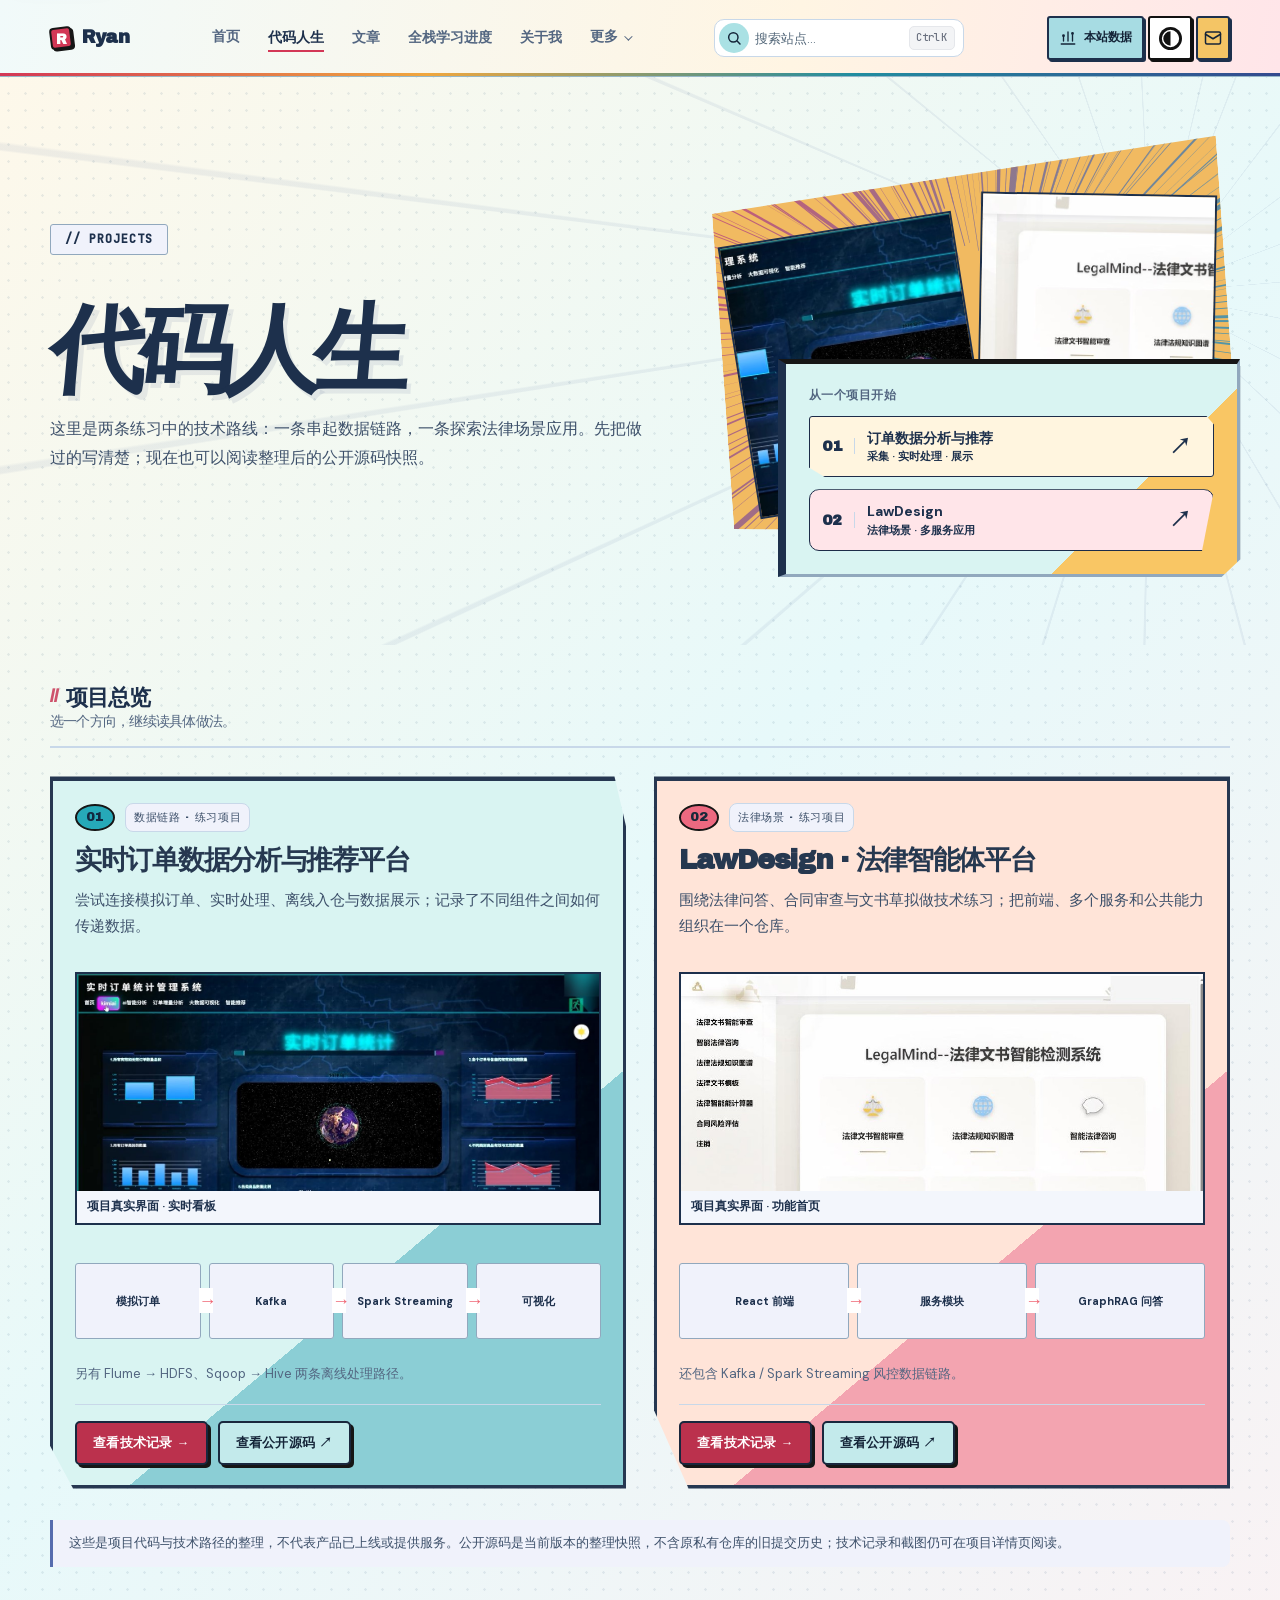
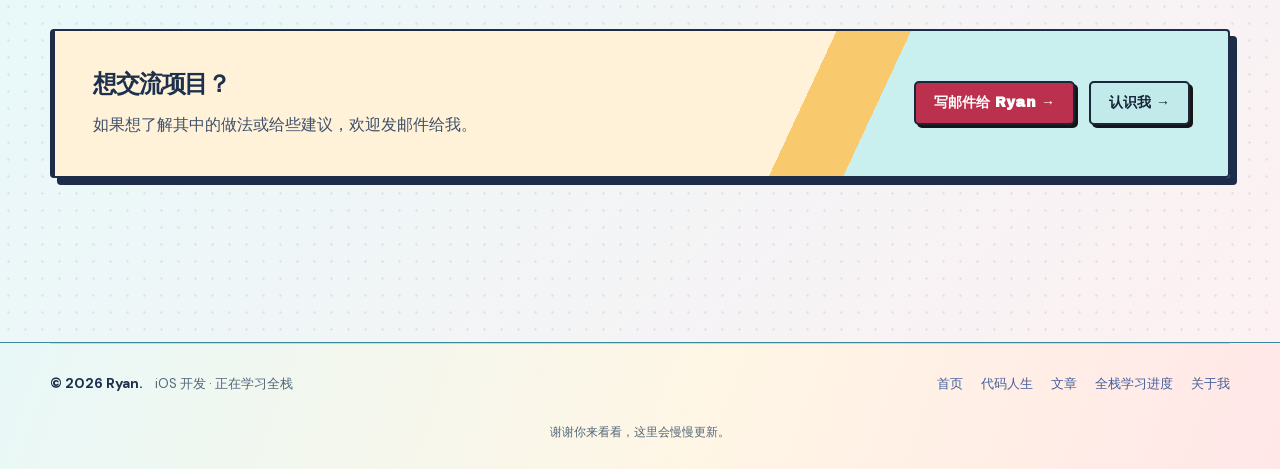
<file: projects.html>
<!DOCTYPE html>
<html lang="zh-CN" data-style="memphis" data-theme="light" data-ink="color">
<head>
    <meta charset="UTF-8">
    <meta name="theme-color" content="#fff8e9">
    <!-- 首屏前选定画风：默认彩色明亮，尊重已保存的黑白暗色选择。 -->
    <script>
    (function () {
      var ink = 'color';
      try { if (localStorage.getItem('ryan-comic-ink') === 'mono') ink = 'mono'; } catch (e) {}
      var root = document.documentElement;
      root.dataset.ink = ink;
      document.documentElement.dataset.theme = ink === 'color' ? 'light' : 'dark';
      document.querySelector('meta[name="theme-color"]').content = ink === 'color' ? '#fff8e9' : '#343432';
    })();
    </script>
    <script>
    /* A real click may navigate without the browser's cross-document View
       Transition. Mark only that destination for the same side entrance. */
    var chapterKey = 'ryan-chapter-intent';
    try {
      var chapterIntent = JSON.parse(sessionStorage.getItem(chapterKey) || 'null');
      sessionStorage.removeItem(chapterKey);
      if (chapterIntent && chapterIntent.path === location.pathname + location.search &&
          Date.now() - chapterIntent.at < 8000) {
        document.documentElement.classList.add('chapter-fallback');
      }
    } catch (error) { /* Private storage restrictions: normal navigation. */ }
    addEventListener('load', function () {
      setTimeout(function () { document.documentElement.classList.remove('chapter-fallback'); }, 1200);
    });
    /* The outgoing page stays a complete frame; only the arriving page lifts
       speech and art panels out for their side entrance. */
    addEventListener('pageswap', function () {
      document.documentElement.classList.remove('chapter-arriving');
    });
    addEventListener('pagereveal', function (event) {
      if (!event.viewTransition) return;
      var root = document.documentElement;
      root.classList.remove('chapter-fallback');
      root.classList.add('chapter-arriving');
      // Keep the next click until the current page-turn has landed. Remove
      // snapshot names afterwards so a later navigation starts from a clean page.
      var settle = function () {
        root.classList.remove('chapter-arriving');
        var next = window.__chapterQueuedUrl;
        window.__chapterQueuedUrl = null;
        if (next && next !== location.href) {
          try {
            var queued = new URL(next);
            sessionStorage.setItem(chapterKey, JSON.stringify({
              path: queued.pathname + queued.search, at: Date.now()
            }));
          } catch (error) { /* Native navigation still works. */ }
          location.assign(next);
        }
      };
      event.viewTransition.finished.then(settle, settle);
    });
    </script>

    <style>@view-transition{navigation:auto}html,body{background:#fff8e9;color-scheme:light}html[data-ink="mono"],html[data-ink="mono"] body{background:#343432;color-scheme:dark}::view-transition{background:#fff8e9}html[data-ink="mono"]::view-transition{background:#343432}</style>
    <meta name="viewport" content="width=device-width, initial-scale=1">
    <title>代码人生 · Ryan</title>
    <meta name="description" content="Ryan 的两份练习项目：订单数据分析与推荐平台，以及 LawDesign 法律场景 AI 应用。已提供不含旧提交历史的公开源码快照与技术记录。">
    <link rel="canonical" href="https://lzylsq.github.io/projects.html">
    <meta property="og:type" content="website">
    <meta property="og:title" content="代码人生 · Ryan">
    <meta property="og:description" content="iOS 开发，正在学习全栈">
    <meta property="og:url" content="https://lzylsq.github.io/projects.html">
    <meta property="og:site_name" content="Ryan · iOS 开发">
    <meta property="og:locale" content="zh_CN">
    <meta name="twitter:card" content="summary">
    <meta name="twitter:title" content="Ryan · iOS 开发">
    <meta name="twitter:description" content="iOS 开发，正在学习全栈">
    <script type="application/ld+json">{"@context":"https://schema.org","@type":"WebSite","name":"Ryan · iOS 开发","url":"https://lzylsq.github.io/","description":"Ryan 的个人网站：iOS 开发，正在学习全栈；目前介绍两个项目，文章待更新。","potentialAction":{"@type":"SearchAction","target":{"@type":"EntryPoint","urlTemplate":"https://lzylsq.github.io/search.html?s={search_term_string}"},"query-input":"required name=search_term_string"}}</script>
        <link rel="icon" href="assets/favicon.svg">
    <link rel="shortcut icon" href="assets/favicon.svg">
    <link rel="apple-touch-icon" href="assets/favicon.svg">

    <link rel="stylesheet" href="css/site-core.css?v=20260929a">

    <link rel="stylesheet" href="css/project-gallery.css">
</head>
<body class="theme-fluxgrid">
<a class="skip-link" href="#main-content">跳到主要内容</a>
<div class="site-shell">
    <header class="site-header" id="site-header">
        <div class="flux-container header-inner">
            <a class="brand" href="index.html" aria-label="Ryan">
                <span class="brand-mark"></span>
                <span class="brand-text">Ryan</span>
            </a>
            <button class="nav-toggle" type="button" aria-label="打开菜单" aria-controls="site-nav" aria-expanded="false">
                <span></span><span></span>
            </button>
            <nav class="site-nav" id="site-nav" aria-label="主导航">
        <a class="" href="index.html">首页</a>
        <div class="nav-item is-active">
            <a class="nav-link is-active" href="projects.html">代码人生</a>
        </div>
        <div class="nav-item">
            <a class="nav-link" href="posts.html">文章</a>
        </div>
        <div class="nav-item">
            <a class="nav-link" href="learning.html">全栈学习进度</a>
        </div>
        <div class="nav-item">
            <a class="nav-link" href="about.html">关于我</a>
        </div>
        <div class="nav-item has-children nav-more">
            <button type="button" class="nav-link" aria-controls="more-menu" aria-haspopup="true" aria-expanded="false">更多</button>
            <div class="nav-dropdown" id="more-menu">
                <a href="https://github.com/LzyLsq" target="_blank" rel="noopener noreferrer">GitHub</a>
                <a href="mailto:lzyryan5247@gmail.com">邮箱联系</a>
            </div>
        </div>
            </nav>
            <form class="search-box" id="site-search-form" action="search.html" method="get" role="search" aria-label="站内搜索">
                <button type="submit" class="search-icon-btn" aria-label="搜索">
                    <svg width="16" height="16" viewBox="0 0 24 24" fill="none" stroke="currentColor" stroke-width="2.2" stroke-linecap="round" stroke-linejoin="round" aria-hidden="true"><circle cx="11" cy="11" r="7"/><line x1="21" y1="21" x2="16.65" y2="16.65"/></svg>
                </button>
                <input type="text" name="s" id="site-search-input" placeholder="搜索站点…" value="" autocomplete="off">
                <kbd class="search-hint" aria-hidden="true"><span class="search-hint-mac">⌘</span><span class="search-hint-win">Ctrl</span>K</kbd>
            </form>
            <div class="header-actions">
                <button type="button" class="header-action ink-toggle" data-ink-toggle aria-label="切换到彩色明亮版" aria-pressed="false" title="切换到彩色明亮版"><svg viewBox="0 0 24 24" width="18" height="18" aria-hidden="true"><path d="M12 2a10 10 0 1 0 0 20 10 10 0 0 0 0-20Z" fill="none" stroke="currentColor" stroke-width="1.8"/><path d="M12 2v20a10 10 0 0 0 0-20Z" fill="currentColor"/></svg></button>
                <a class="header-action" href="mailto:lzyryan5247@gmail.com" aria-label="邮件联系 Ryan" title="邮件联系"><svg width="18" height="18" viewBox="0 0 24 24" fill="none" stroke="currentColor" stroke-width="2" stroke-linecap="round" stroke-linejoin="round" aria-hidden="true"><rect x="2" y="4" width="20" height="16" rx="2"/><path d="m22 7-10 6L2 7"/></svg></a>
            </div>
        </div>
    </header>
<main class="site-main" id="main-content">
  <section class="projects-intro projects-overview-intro">
    <div class="flux-container projects-hero-layout">
      <div class="projects-hero-copy">
        <span class="eyebrow">// PROJECTS</span>
        <h1>代码人生</h1>
        <p>这里是两条练习中的技术路线：一条串起数据链路，一条探索法律场景应用。先把做过的写清楚；现在也可以阅读整理后的公开源码快照。</p>
      </div>
      <div class="projects-action-panel project-preview-strip" aria-hidden="true"><img src="assets/images/project/real-time-dashboard.jpg" alt="" width="1200" height="700"><img src="assets/images/project/home-overview.jpg" alt="" width="1200" height="700"></div>
      <nav class="project-switchboard" aria-label="选择项目详情">
        <span class="project-switchboard-label">从一个项目开始</span>
        <a href="data-pipeline.html"><span class="switchboard-index">01</span><span class="switchboard-copy"><strong>订单数据分析与推荐</strong><small>采集 · 实时处理 · 展示</small></span><span aria-hidden="true">↗</span></a>
        <a href="law-design.html"><span class="switchboard-index">02</span><span class="switchboard-copy"><strong>LawDesign</strong><small>法律场景 · 多服务应用</small></span><span aria-hidden="true">↗</span></a>
      </nav>
    </div>
  </section>
  <section class="projects-section" id="projects" aria-labelledby="projects-heading">
    <div class="flux-container">
      <div class="section-heading"><h2 id="projects-heading">项目总览</h2><p>选一个方向，继续读具体做法。</p></div>
      <div class="project-grid project-overview-grid">
        <article class="project-card" id="data-pipeline">
          <div class="project-top"><span class="project-index">01</span><span class="project-kind">数据链路 · 练习项目</span></div>
          <h3 class="project-title"><a href="data-pipeline.html">实时订单数据分析与推荐平台</a></h3>
          <p class="project-desc">尝试连接模拟订单、实时处理、离线入仓与数据展示；记录了不同组件之间如何传递数据。</p>
          <figure class="project-card-shot"><img src="assets/images/project/real-time-dashboard.jpg" alt="项目真实界面 · 实时看板" loading="lazy" width="1200" height="700"><figcaption>项目真实界面 · 实时看板</figcaption></figure>
          <div class="project-route" aria-label="项目流程：模拟订单到 Kafka，到 Spark Streaming，再到可视化">
            <span>模拟订单</span><span>Kafka</span><span>Spark Streaming</span><span>可视化</span>
          </div>
          <p class="project-summary">另有 Flume → HDFS、Sqoop → Hive 两条离线处理路径。</p>
          <div class="project-actions"><a class="button button-primary" href="data-pipeline.html">查看技术记录 →</a><a class="button button-secondary" href="https://github.com/LzyLsq/flume-sqoop-source" target="_blank" rel="noopener noreferrer">查看公开源码 ↗</a></div>
        </article>
        <article class="project-card" id="law-design">
          <div class="project-top"><span class="project-index">02</span><span class="project-kind">法律场景 · 练习项目</span></div>
          <h3 class="project-title"><a href="law-design.html">LawDesign · 法律智能体平台</a></h3>
          <p class="project-desc">围绕法律问答、合同审查与文书草拟做技术练习；把前端、多个服务和公共能力组织在一个仓库。</p>
          <figure class="project-card-shot"><img src="assets/images/project/home-overview.jpg" alt="项目真实界面 · 功能首页" loading="lazy" width="1200" height="700"><figcaption>项目真实界面 · 功能首页</figcaption></figure>
          <div class="project-route" aria-label="项目结构：React 前端，到后端服务，再到 GraphRAG 问答">
            <span>React 前端</span><span>服务模块</span><span>GraphRAG 问答</span>
          </div>
          <p class="project-summary">还包含 Kafka / Spark Streaming 风控数据链路。</p>
          <div class="project-actions"><a class="button button-primary" href="law-design.html">查看技术记录 →</a><a class="button button-secondary" href="https://github.com/LzyLsq/legal-design-source" target="_blank" rel="noopener noreferrer">查看公开源码 ↗</a></div>
        </article>
      </div>
      <p class="projects-disclosure">这些是项目代码与技术路径的整理，不代表产品已上线或提供服务。公开源码是当前版本的整理快照，不含原私有仓库的旧提交历史；技术记录和截图仍可在项目详情页阅读。</p>
    </div>
  </section>
  <section class="project-outro"><div class="flux-container"><div class="project-outro-card"><div><h2>想交流项目？</h2><p>如果想了解其中的做法或给些建议，欢迎发邮件给我。</p></div><div class="project-outro-actions"><a class="button button-primary" href="mailto:lzyryan5247@gmail.com?subject=Project%20discussion">写邮件给 Ryan →</a><a class="button button-secondary" href="about.html">认识我 →</a></div></div></div></section>
</main>
    <footer class="site-footer">
        <div class="flux-container footer-inner">
            <div class="footer-copy">
                <span class="footer-title">© <span id="year">2026</span> Ryan.</span>
                <span>iOS 开发 · 正在学习全栈</span>
            </div>
            <div class="footer-meta">
                <a href="index.html">首页</a>
                <a href="projects.html">代码人生</a>
                <a href="posts.html">文章</a>
                <a href="learning.html">全栈学习进度</a>
                <a href="about.html">关于我</a>
            </div>
        </div>
        <div class="flux-container footer-legal"><span>谢谢你来看看，这里会慢慢更新。</span></div>
    </footer>
</div>
<div class="pjax-progress-bar" id="pjax-progress" aria-hidden="true"></div>
<button type="button" class="back-to-top" id="back-to-top" aria-label="回到顶部" data-no-swup>
    <svg width="18" height="18" viewBox="0 0 24 24" fill="none" stroke="currentColor" stroke-width="2" stroke-linecap="round" stroke-linejoin="round" aria-hidden="true"><path d="M18 15l-6-6-6 6"/></svg>
</button>
<script src="js/theme.js?v=20260929a"></script>
<script src="js/site-stats.js?v=20260924m"></script>
<script src="js/comic-mode.js?v=20260929a"></script>
</body>
</html>
</file>
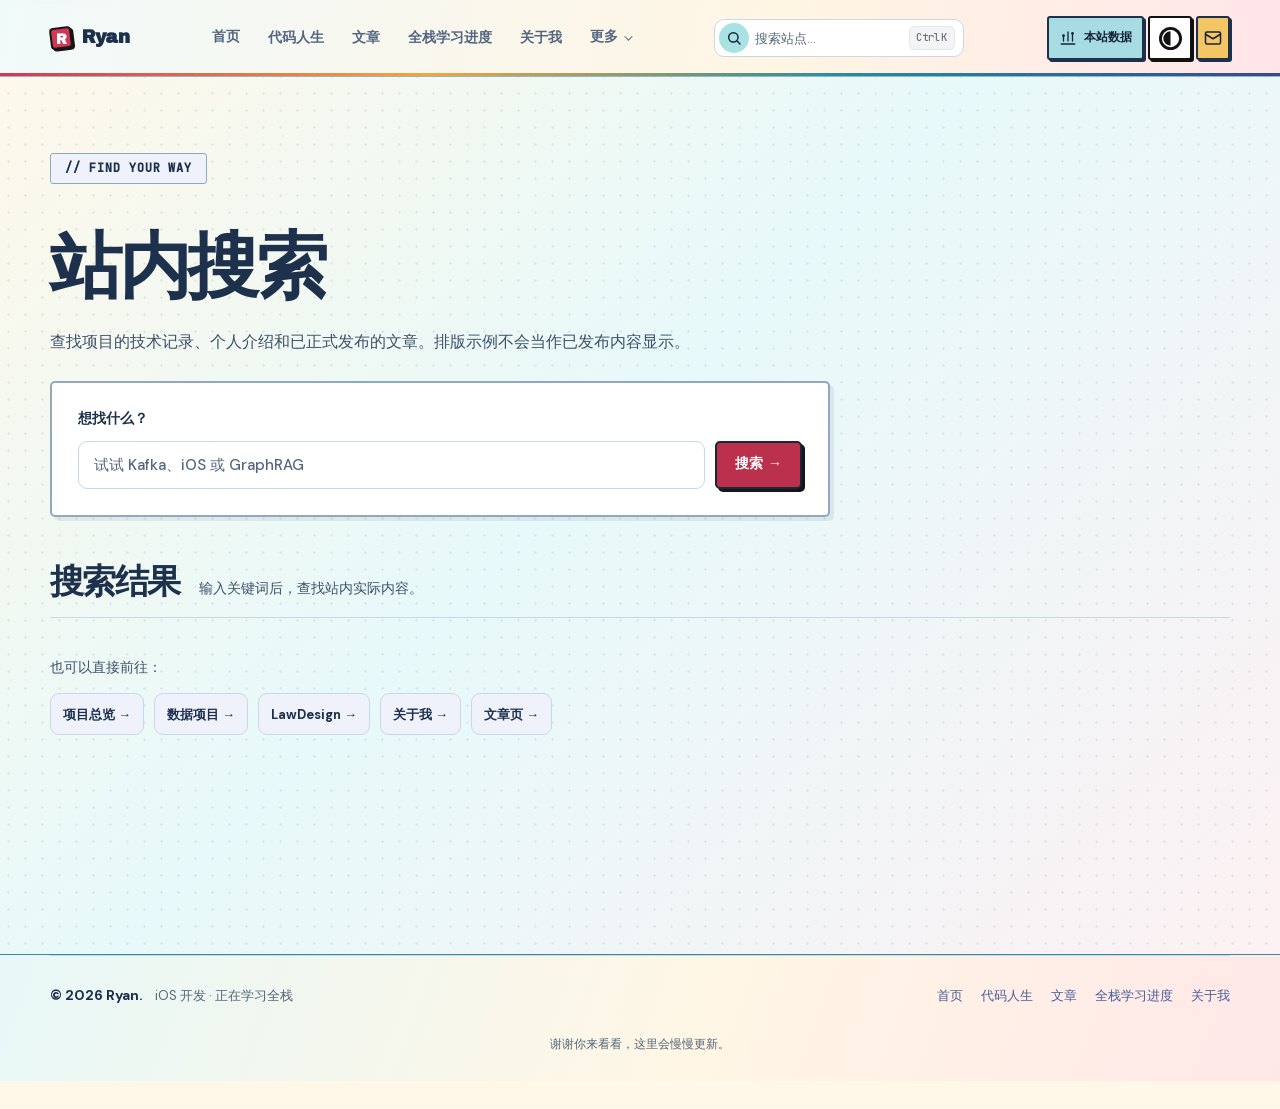
<file: search.html>
<!DOCTYPE html>
<html lang="zh-CN" data-style="memphis" data-theme="light" data-ink="color">
<head>
    <meta charset="UTF-8">
    <meta name="theme-color" content="#fff8e9">
    <!-- 首屏前选定画风：默认彩色明亮，尊重已保存的黑白暗色选择。 -->
    <script>
    (function () {
      var ink = 'color';
      try { if (localStorage.getItem('ryan-comic-ink') === 'mono') ink = 'mono'; } catch (e) {}
      var root = document.documentElement;
      root.dataset.ink = ink;
      document.documentElement.dataset.theme = ink === 'color' ? 'light' : 'dark';
      document.querySelector('meta[name="theme-color"]').content = ink === 'color' ? '#fff8e9' : '#343432';
    })();
    </script>
    <script>
    /* A real click may navigate without the browser's cross-document View
       Transition. Mark only that destination for the same side entrance. */
    var chapterKey = 'ryan-chapter-intent';
    try {
      var chapterIntent = JSON.parse(sessionStorage.getItem(chapterKey) || 'null');
      sessionStorage.removeItem(chapterKey);
      if (chapterIntent && chapterIntent.path === location.pathname + location.search &&
          Date.now() - chapterIntent.at < 8000) {
        document.documentElement.classList.add('chapter-fallback');
      }
    } catch (error) { /* Private storage restrictions: normal navigation. */ }
    addEventListener('load', function () {
      setTimeout(function () { document.documentElement.classList.remove('chapter-fallback'); }, 1200);
    });
    /* The outgoing page stays a complete frame; only the arriving page lifts
       speech and art panels out for their side entrance. */
    addEventListener('pageswap', function () {
      document.documentElement.classList.remove('chapter-arriving');
    });
    addEventListener('pagereveal', function (event) {
      if (!event.viewTransition) return;
      var root = document.documentElement;
      root.classList.remove('chapter-fallback');
      root.classList.add('chapter-arriving');
      // Keep the next click until the current page-turn has landed. Remove
      // snapshot names afterwards so a later navigation starts from a clean page.
      var settle = function () {
        root.classList.remove('chapter-arriving');
        var next = window.__chapterQueuedUrl;
        window.__chapterQueuedUrl = null;
        if (next && next !== location.href) {
          try {
            var queued = new URL(next);
            sessionStorage.setItem(chapterKey, JSON.stringify({
              path: queued.pathname + queued.search, at: Date.now()
            }));
          } catch (error) { /* Native navigation still works. */ }
          location.assign(next);
        }
      };
      event.viewTransition.finished.then(settle, settle);
    });
    </script>

    <style>@view-transition{navigation:auto}html,body{background:#fff8e9;color-scheme:light}html[data-ink="mono"],html[data-ink="mono"] body{background:#343432;color-scheme:dark}::view-transition{background:#fff8e9}html[data-ink="mono"]::view-transition{background:#343432}</style>
    <meta name="viewport" content="width=device-width, initial-scale=1">
    <title>站内搜索 · Ryan</title>
    <meta name="description" content="搜索 Ryan 网站的项目记录、个人介绍和已发布文章。">
    <meta name="robots" content="noindex,follow">
    <meta property="og:type" content="website">
    <meta property="og:title" content="站内搜索 · Ryan">
    <meta property="og:description" content="iOS 开发，正在学习全栈">
    <meta property="og:url" content="https://lzylsq.github.io/search.html">
    <meta property="og:site_name" content="Ryan · iOS 开发">
    <meta property="og:locale" content="zh_CN">
    <meta name="twitter:card" content="summary">
    <meta name="twitter:title" content="Ryan · iOS 开发">
    <meta name="twitter:description" content="iOS 开发，正在学习全栈">
    <script type="application/ld+json">{"@context":"https://schema.org","@type":"WebSite","name":"Ryan · iOS 开发","url":"https://lzylsq.github.io/","description":"Ryan 的个人网站：iOS 开发，正在学习全栈；目前介绍两个项目，文章待更新。","potentialAction":{"@type":"SearchAction","target":{"@type":"EntryPoint","urlTemplate":"https://lzylsq.github.io/search.html?s={search_term_string}"},"query-input":"required name=search_term_string"}}</script>
        <link rel="icon" href="assets/favicon.svg">
    <link rel="shortcut icon" href="assets/favicon.svg">
    <link rel="apple-touch-icon" href="assets/favicon.svg">

    <link rel="stylesheet" href="css/site-core.css?v=20260929a">

</head>
<body class="theme-fluxgrid">
<a class="skip-link" href="#main-content">跳到主要内容</a>
<div class="site-shell">
    <header class="site-header" id="site-header">
        <div class="flux-container header-inner">
            <a class="brand" href="index.html" aria-label="Ryan">
                <span class="brand-mark"></span>
                <span class="brand-text">Ryan</span>
            </a>
            <button class="nav-toggle" type="button" aria-label="打开菜单" aria-controls="site-nav" aria-expanded="false">
                <span></span><span></span>
            </button>
            <nav class="site-nav" id="site-nav" aria-label="主导航">
        <a class="" href="index.html">首页</a>
        <div class="nav-item">
            <a class="nav-link" href="projects.html">代码人生</a>
        </div>
        <div class="nav-item">
            <a class="nav-link" href="posts.html">文章</a>
        </div>
        <div class="nav-item">
            <a class="nav-link" href="learning.html">全栈学习进度</a>
        </div>
        <div class="nav-item">
            <a class="nav-link" href="about.html">关于我</a>
        </div>
        <div class="nav-item has-children nav-more">
            <button type="button" class="nav-link" aria-controls="more-menu" aria-haspopup="true" aria-expanded="false">更多</button>
            <div class="nav-dropdown" id="more-menu">
                <a href="https://github.com/LzyLsq" target="_blank" rel="noopener noreferrer">GitHub</a>
                <a href="mailto:lzyryan5247@gmail.com">邮箱联系</a>
            </div>
        </div>
            </nav>
            <form class="search-box" id="site-search-form" action="search.html" method="get" role="search" aria-label="站内搜索">
                <button type="submit" class="search-icon-btn" aria-label="搜索">
                    <svg width="16" height="16" viewBox="0 0 24 24" fill="none" stroke="currentColor" stroke-width="2.2" stroke-linecap="round" stroke-linejoin="round" aria-hidden="true"><circle cx="11" cy="11" r="7"/><line x1="21" y1="21" x2="16.65" y2="16.65"/></svg>
                </button>
                <input type="text" name="s" id="site-search-input" placeholder="搜索站点…" value="" autocomplete="off">
                <kbd class="search-hint" aria-hidden="true"><span class="search-hint-mac">⌘</span><span class="search-hint-win">Ctrl</span>K</kbd>
            </form>
            <div class="header-actions">
                <button type="button" class="header-action ink-toggle" data-ink-toggle aria-label="切换到彩色明亮版" aria-pressed="false" title="切换到彩色明亮版"><svg viewBox="0 0 24 24" width="18" height="18" aria-hidden="true"><path d="M12 2a10 10 0 1 0 0 20 10 10 0 0 0 0-20Z" fill="none" stroke="currentColor" stroke-width="1.8"/><path d="M12 2v20a10 10 0 0 0 0-20Z" fill="currentColor"/></svg></button>
                <a class="header-action" href="mailto:lzyryan5247@gmail.com" aria-label="邮件联系 Ryan" title="邮件联系"><svg width="18" height="18" viewBox="0 0 24 24" fill="none" stroke="currentColor" stroke-width="2" stroke-linecap="round" stroke-linejoin="round" aria-hidden="true"><rect x="2" y="4" width="20" height="16" rx="2"/><path d="m22 7-10 6L2 7"/></svg></a>
            </div>
        </div>
    </header>
<main class="site-main" id="main-content">
  <section class="projects-intro search-intro"><div class="flux-container">
    <span class="eyebrow">// FIND YOUR WAY</span>
    <h1>站内搜索</h1>
    <p>查找项目的技术记录、个人介绍和已正式发布的文章。排版示例不会当作已发布内容显示。</p>
    <form class="site-search-main" action="search.html" method="get" role="search" aria-label="搜索站内内容">
      <label for="main-search-input">想找什么？</label>
      <div class="site-search-controls"><input id="main-search-input" name="s" type="search" placeholder="试试 Kafka、iOS 或 GraphRAG" autocomplete="off"><button class="button button-primary" type="submit">搜索 →</button></div>
    </form>
  </div></section>
  <section class="search-results-section" aria-labelledby="results-heading"><div class="flux-container">
    <div class="search-results-heading"><h2 id="results-heading">搜索结果</h2><p data-site-search-status role="status" aria-live="polite">需要启用 JavaScript 才能搜索本站内容。也可以直接使用下面的页面入口。</p></div>
    <div class="site-search-results" data-site-search-results></div>
    <div class="site-search-suggestions" data-site-search-suggestions>
      <p>也可以直接前往：</p><div><a href="projects.html">项目总览 →</a><a href="data-pipeline.html">数据项目 →</a><a href="law-design.html">LawDesign →</a><a href="about.html">关于我 →</a><a href="posts.html">文章页 →</a></div>
    </div>
  </div></section>
</main>
    <footer class="site-footer">
        <div class="flux-container footer-inner">
            <div class="footer-copy">
                <span class="footer-title">© <span id="year">2026</span> Ryan.</span>
                <span>iOS 开发 · 正在学习全栈</span>
            </div>
            <div class="footer-meta">
                <a href="index.html">首页</a>
                <a href="projects.html">代码人生</a>
                <a href="posts.html">文章</a>
                <a href="learning.html">全栈学习进度</a>
                <a href="about.html">关于我</a>
            </div>
        </div>
        <div class="flux-container footer-legal"><span>谢谢你来看看，这里会慢慢更新。</span></div>
    </footer>
</div>
<div class="pjax-progress-bar" id="pjax-progress" aria-hidden="true"></div>
<button type="button" class="back-to-top" id="back-to-top" aria-label="回到顶部" data-no-swup>
    <svg width="18" height="18" viewBox="0 0 24 24" fill="none" stroke="currentColor" stroke-width="2" stroke-linecap="round" stroke-linejoin="round" aria-hidden="true"><path d="M18 15l-6-6-6 6"/></svg>
</button>
<script src="js/theme.js?v=20260929a"></script>
<script src="js/site-stats.js?v=20260924m"></script>
<script src="js/comic-mode.js?v=20260929a"></script>
<script src="js/site-search.js"></script>
</body>
</html>
</file>
<file: css/site-core.css>
@charset "UTF-8";
/* Generated by scripts/build-css.py. Edit the source stylesheets, then rebuild. */

/* ---- fonts.css ---- */
/* Locally served Latin display faces. Chinese glyphs use the platform's
   Chinese sans-serif fallback, so an external font fetch cannot shift text
   halfway through a chapter transition. See assets/fonts/OFL-*.txt. */
@font-face { font-family:"Archivo Black"; font-style:normal; font-weight:400; font-display:optional; src:url("../assets/fonts/archivo-black-latin.woff2") format("woff2"); }
@font-face { font-family:"DM Sans"; font-style:normal; font-weight:400 700; font-display:optional; src:url("../assets/fonts/dm-sans-latin.woff2") format("woff2"); }
@font-face { font-family:"JetBrains Mono"; font-style:normal; font-weight:400 500; font-display:optional; src:url("../assets/fonts/jetbrains-mono-latin.woff2") format("woff2"); }

/* ---- style.css ---- */
:root {
  /* Dark theme (default) */
  --bg: #0b0f14;
  --bg-soft: #0f1621;
  --card: #111827;
  --card-2: #0f172a;
  --border: #1f2937;
  --border-soft: rgba(148, 163, 184, 0.16);
  --text: #e5e7eb;
  --heading: #f8fafc;
  --body: #cbd5e1;
  --muted: #9ca3af;
  --muted-2: #64748b;
  --card-bg: rgba(17, 24, 39, 0.72);
  --header-bg: rgba(11, 15, 20, 0.78);
  --input-bg: #0b1220;
  --body-grad-1: rgba(59, 130, 246, 0.12);
  --body-grad-2: rgba(34, 197, 94, 0.06);
  --blue: #3b82f6;
  --blue-2: #2563eb;
  --blue-light: #93c5fd;
  --green: #22c55e;
  --red: #ef4444;
  --yellow: #f59e0b;
  --purple: #c084fc;
  --radius: 16px;
  --radius-sm: 10px;
  --shadow: 0 24px 60px rgba(0, 0, 0, 0.32);
  --max: 1180px;
  --font: "Inter", ui-sans-serif, system-ui, -apple-system, BlinkMacSystemFont, "Segoe UI", "Noto Sans SC", "PingFang SC", "Hiragino Sans GB", sans-serif;
  --mono: "JetBrains Mono", "SFMono-Regular", Consolas, monospace;
}

*,
*::before,
*::after { box-sizing: border-box; }

html {
  /* scroll-behavior: smooth 已移除：改用即时跳转(见 js/theme.js) */
  margin: 0 !important;
  padding: 0 !important;
  width: 100%;
  max-width: none !important;
}

body {
  margin: 0;
  padding: 0 !important;
  width: 100% !important;
  max-width: none !important;
  font-family: var(--font);
  color: var(--text);
  background:
    radial-gradient(circle at top left, rgba(59, 130, 246, 0.12), transparent 34%),
    radial-gradient(circle at top right, rgba(34, 197, 94, 0.06), transparent 28%),
    var(--bg);
  line-height: 1.65;
  min-height: 100vh;
  position: relative;
}

body.theme-fluxgrid,
body.theme-fluxgrid.is-home,
body.theme-fluxgrid .site-shell,
body.theme-fluxgrid .site-main {
  width: 100% !important;
  max-width: none !important;
  margin-left: 0 !important;
  margin-right: 0 !important;
}

a { color: inherit; text-decoration: none; }
img { display: block; max-width: 100%; }
button, input, textarea { font: inherit; }

.site-shell {
  min-height: 100vh;
  position: relative;
  width: 100%;
  z-index: 1;
}

.flux-container {
  width: min(var(--max), calc(100% - 48px));
  max-width: var(--max) !important;
  margin: 0 auto;
}

.site-main {
  padding-bottom: 48px;
  width: 100%;
}

.pjax-progress-bar {
  position: fixed;
  top: 0;
  left: 0;
  height: 3px;
  width: 0;
  background: linear-gradient(90deg, var(--blue), var(--blue-light), #60a5fa);
  box-shadow: 0 0 10px rgba(59, 130, 246, 0.7), 0 0 4px rgba(147, 197, 253, 0.9);
  z-index: 9999;
  opacity: 0;
  pointer-events: none;
  border-radius: 0 2px 2px 0;
}

/* ===== Card entrance animations (viewport-triggered) =====
 * 默认隐藏,JS 用 IntersectionObserver 检测进入视口后加 .is-visible 触发过渡。
 * 批次内的错峰延迟由 JS 控制。
 */
.post-stack .post-card,
.list-wrap .list-item,
.featured-grid .featured-card,
.sidebar .side-card,
.empty-panel,
.pagination-wrap,
.article-toc-panel,
.article-info,
.article-footer,
.comment-form-panel {
  opacity: 0;
  transform: translateY(10px);
  transition: opacity 0.5s cubic-bezier(0.2, 0.7, 0.3, 1),
              transform 0.5s cubic-bezier(0.2, 0.7, 0.3, 1);
  will-change: opacity, transform;
}

.post-stack .post-card.is-visible,
.list-wrap .list-item.is-visible,
.featured-grid .featured-card.is-visible,
.sidebar .side-card.is-visible,
.empty-panel.is-visible,
.pagination-wrap.is-visible,
.article-toc-panel.is-visible,
.article-info.is-visible,
.article-footer.is-visible,
.comment-form-panel.is-visible {
  opacity: 1;
  transform: translateY(0);
}

@media (prefers-reduced-motion: reduce) {
  .post-stack .post-card,
  .list-wrap .list-item,
  .featured-grid .featured-card,
  .sidebar .side-card,
  .project-grid .project-card,
  .about-grid .about-card,
  .empty-panel,
  .pagination-wrap,
  .article-toc-panel,
  .article-info,
  .article-footer,
  .comment-form-panel {
    opacity: 1 !important;
    transform: none !important;
    transition: none !important;
  }
}

/* ---- layout.css ---- */
/* ============ Header ============ */
.site-header {
  position: sticky;
  top: 0;
  z-index: 30;
  backdrop-filter: blur(18px);
  background: rgba(11, 15, 20, 0.78);
  border-bottom: 1px solid var(--border-soft);
}

.header-inner {
  height: 76px;
  display: flex;
  align-items: center;
  justify-content: space-between;
  gap: 24px;
  position: relative;
}

.brand {
  font-size: 22px;
  font-weight: 800;
  letter-spacing: -0.04em;
  color: var(--heading);
  display: inline-flex;
  align-items: center;
  gap: 10px;
}

.brand-mark {
  width: 10px;
  height: 10px;
  border-radius: 3px;
  background: var(--blue);
  box-shadow: 0 0 14px rgba(59, 130, 246, 0.6);
}

.brand-text { color: var(--heading); }

.site-nav {
  display: flex;
  align-items: center;
  gap: 28px;
  color: var(--muted);
  font-size: 14px;
}

.site-nav > a,
.nav-link {
  transition: color .2s ease;
  color: var(--muted);
  padding: 4px 0;
  cursor: pointer;
}

.site-nav > a:hover,
.site-nav > a.is-active,
.nav-link:hover { color: #fff; }

.nav-item { position: relative; }

.nav-item.has-children .nav-link::after {
  content: "";
  width: 6px;
  height: 6px;
  margin-left: 6px;
  border-right: 1.5px solid currentColor;
  border-bottom: 1.5px solid currentColor;
  transform: rotate(45deg) translateY(-2px);
  display: inline-block;
}

.nav-dropdown {
  position: absolute;
  top: calc(100% + 10px);
  left: 50%;
  transform: translateX(-50%) translateY(8px);
  display: grid;
  gap: 2px;
  min-width: 160px;
  padding: 8px;
  border-radius: 12px;
  background: rgba(17, 24, 39, 0.96);
  border: 1px solid var(--border);
  box-shadow: var(--shadow);
  opacity: 0;
  visibility: hidden;
  transition: all .22s ease;
}

.nav-item.has-children::after {
  content: "";
  position: absolute;
  top: 100%;
  left: 50%;
  transform: translateX(-50%);
  width: 160px;
  height: 14px;
  pointer-events: none;
}

.nav-item.has-children:hover::after,
.nav-item.has-children:focus-within::after {
  pointer-events: auto;
}

.nav-dropdown a {
  display: block;
  padding: 8px 12px;
  border-radius: 8px;
  font-size: 13px;
  color: var(--muted);
}

.nav-dropdown a:hover {
  color: #fff;
  background: rgba(59, 130, 246, 0.12);
}

.nav-item.has-children:hover .nav-dropdown,
.nav-item.has-children:focus-within .nav-dropdown {
  opacity: 1;
  visibility: visible;
  transform: translateX(-50%) translateY(0);
}

.search-box {
  min-width: 240px;
  height: 38px;
  border: 1px solid var(--border);
  background: var(--bg-soft);
  border-radius: 999px;
  display: flex;
  align-items: center;
  padding: 0 8px 0 4px;
  gap: 6px;
  color: var(--muted-2);
  font-size: 13px;
  transition: border-color .2s ease, box-shadow .2s ease;
}

.search-box:focus-within {
  border-color: rgba(59, 130, 246, 0.5);
  box-shadow: 0 0 0 3px rgba(59, 130, 246, 0.12);
}

.search-box input {
  flex: 1;
  min-width: 0;
  height: 100%;
  border: 0;
  background: transparent;
  color: var(--text);
  outline: none;
  font-size: 13px;
  padding: 0;
  font-family: inherit;
}

.search-box input::placeholder {
  color: var(--muted-2);
}

/* 搜索图标按钮:无框,纯图标,hover 变蓝 */
.search-icon-btn {
  width: 30px;
  height: 30px;
  padding: 0;
  border: 0;
  background: transparent;
  color: var(--muted-2);
  border-radius: 50%;
  cursor: pointer;
  display: inline-flex;
  align-items: center;
  justify-content: center;
  transition: color .15s ease, background .15s ease;
  flex-shrink: 0;
}
.search-icon-btn:hover { color: var(--blue-light); background: rgba(59,130,246,0.12); }
.search-icon-btn:focus { outline: none; }
.search-icon-btn:focus-visible { color: var(--blue-light); background: rgba(59,130,246,0.12); }

/* ⌘K / Ctrl+K 提示 */
.search-hint {
  display: inline-flex;
  align-items: center;
  gap: 1px;
  padding: 2px 6px;
  border-radius: 5px;
  background: rgba(255, 255, 255, 0.04);
  border: 1px solid var(--border);
  color: var(--muted-2);
  font-family: var(--mono);
  font-size: 10.5px;
  font-weight: 500;
  letter-spacing: 0.02em;
  flex-shrink: 0;
  pointer-events: none;
  transition: opacity .2s ease;
}
.search-box:focus-within .search-hint { opacity: 0; }

/* 平台区分:Mac 显示 ⌘,其他显示 Ctrl(默认隐藏 mac,JS 检测后切换) */
.search-hint-mac { display: none; }
.search-hint-win { display: inline; }
html.is-mac .search-hint-mac { display: inline; }
html.is-mac .search-hint-win { display: none; }

/* 浅色主题 */
html[data-theme="light"] .search-hint {
  background: #f3f4f6;
  border-color: #e5e7eb;
  color: #6b7280;
}

.nav-toggle {
  display: none;
  width: 34px;
  height: 34px;
  padding: 0;
  border: 0;
  background: transparent;
  color: var(--muted-2);
  border-radius: 8px;
  cursor: pointer;
  flex-shrink: 0;
  transition: color .15s ease, transform .15s ease;
}
.nav-toggle:hover { color: var(--blue-light); transform: scale(1.1); }
.nav-toggle:focus { outline: none; }
.nav-toggle:focus-visible {
  color: var(--blue-light);
  outline: 2px solid var(--blue);
  outline-offset: 2px;
}
html[data-theme="light"] .nav-toggle { color: #6b7280; }
html[data-theme="light"] .nav-toggle:hover { color: var(--blue-2); }

.nav-toggle span {
  display: block;
  width: 20px;
  height: 2px;
  margin: 0 auto;
  background: currentColor;
  border-radius: 2px;
  transition: transform .2s ease;
}

.nav-toggle span + span { margin-top: 5px; }

/* ============ Hero ============ */
.hero-section { padding: 0; }

/* grid 堆叠:所有 slide 占同一格,容器自动取最高 slide 的高度(不塌陷),
   切换时用 opacity + transform 做交叉淡入淡出,而不是 display 瞬切。
   .hero-controls 是 position:absolute,脱离 grid 流,不受影响。 */
.hero-carousel {
  position: relative;
  display: grid;
  isolation: isolate;
  overflow: hidden; /* 裁掉 slide 左右滑动时的水平溢出,避免出现横向滚动条 */
}

.hero-slide {
  grid-area: 1 / 1;
  padding: 90px 0 40px;
  position: relative;
  overflow: hidden;
  opacity: 0;
  visibility: hidden;
  transform: translateX(28px); /* 无 motion 时的横向淡入兜底(motion 在则由 JS 接管为带方向滑动) */
  pointer-events: none;
  z-index: 1;
  /* 失活:淡出 .7s,淡出结束后再 visibility:hidden(延迟保证能看到淡出) */
  transition: opacity .7s ease, transform .7s ease, visibility 0s linear .7s;
}

.hero-slide.is-active {
  opacity: 1;
  visibility: visible;
  transform: none;
  pointer-events: auto;
  z-index: 2;
  transition: opacity .7s ease, transform .7s ease, visibility 0s;
}

/* motion(JS)接管动画时,关掉 CSS transition,避免两套动画叠加打架。
   静止态仍由 .is-active 的 opacity/visibility/transform 定义(motion 动画
   fill:none,播完会停回这里)。 */
.hero-carousel--motion .hero-slide,
.hero-carousel--motion .hero-slide.is-active {
  transition: none;
}

@media (prefers-reduced-motion: reduce) {
  .hero-slide,
  .hero-slide.is-active {
    transform: none;
    transition: opacity .2s ease, visibility 0s;
  }
}

.hero-media {
  position: absolute;
  top: -30px;
  right: -30px;
  bottom: -30px;
  left: -30px;
  z-index: 0;
  pointer-events: none;
  overflow: hidden;
}

.hero-media img {
  position: absolute;
  top: 0;
  left: 0;
  width: 100%;
  height: 100%;
  max-width: none;
  object-fit: cover;
  object-position: center center;
  filter: blur(14px) saturate(1.2);
  opacity: 0.7;
  transform: scale(1.06);
}

.hero-surface {
  position: absolute;
  inset: 0;
  z-index: 1;
  background:
    radial-gradient(circle at 25% 20%, rgba(59, 130, 246, 0.1), transparent 55%),
    linear-gradient(180deg, rgba(11, 15, 20, 0.2) 0%, rgba(11, 15, 20, 0.55) 55%, rgba(11, 15, 20, 0.75) 100%);
  pointer-events: none;
}

.hero-grid {
  position: relative;
  z-index: 2;
  display: grid;
  grid-template-columns: 1.05fr 0.95fr;
  gap: 56px;
  align-items: center;
}

.hero-copy { min-width: 0; }

.eyebrow,
.section-tag {
  display: inline-flex;
  align-items: center;
  gap: 8px;
  padding: 6px 12px;
  border-radius: 999px;
  background: rgba(59, 130, 246, 0.1);
  color: var(--blue-light);
  font-size: 13px;
  margin-bottom: 22px;
  font-weight: 500;
  letter-spacing: 0.02em;
  text-transform: none;
  border: 1px solid rgba(59, 130, 246, 0.18);
  width: fit-content;
}

.hero-copy h1,
.page-banner-inner h1,
.article-copy h1,
.article-head h1 {
  margin: 0;
  font-weight: 800;
  letter-spacing: -0.06em;
  line-height: 1.08;
  color: var(--heading);
  font-family: var(--font);
}

.hero-copy h1 {
  font-size: clamp(28px, 3.6vw, 46px);
  display: -webkit-box;
  overflow: hidden;
  -webkit-box-orient: vertical;
  -webkit-line-clamp: 2;
  word-break: break-word;
}

.hero-copy h1 a { color: inherit; }

.hero-copy p,
.page-banner-inner p {
  color: var(--muted);
  margin: 22px 0 0;
  font-size: 17px;
  max-width: 680px;
}

.hero-actions {
  display: flex;
  gap: 14px;
  margin-top: 34px;
  flex-wrap: wrap;
}

.button {
  height: 44px;
  padding: 0 18px;
  border-radius: var(--radius-sm);
  border: 1px solid var(--border);
  background: transparent;
  color: var(--text);
  display: inline-flex;
  align-items: center;
  justify-content: center;
  font-weight: 600;
  font-size: 14px;
  transition: .2s ease;
  cursor: pointer;
  text-decoration: none;
}

.button-primary {
  background: linear-gradient(135deg, var(--blue), var(--blue-2));
  border-color: rgba(59, 130, 246, .75);
  box-shadow: 0 12px 30px rgba(37, 99, 235, .25);
  color: #fff;
}

.button-secondary { color: var(--text); }
.button:hover { transform: translateY(-1px); border-color: rgba(59, 130, 246, 0.5); }

.hero-side-visual { position: relative; }

.code-window {
  background: linear-gradient(180deg, #0f172a, #0b111c);
  border: 1px solid var(--border);
  border-radius: var(--radius);
  box-shadow: var(--shadow);
  overflow: hidden;
}

.code-window-top {
  height: 42px;
  display: flex;
  align-items: center;
  gap: 8px;
  padding: 0 16px;
  border-bottom: 1px solid var(--border);
}

.code-dot {
  width: 10px;
  height: 10px;
  border-radius: 50%;
  display: inline-block;
}

.code-dot:nth-child(1) { background: var(--red); }
.code-dot:nth-child(2) { background: var(--yellow); }
.code-dot:nth-child(3) { background: var(--green); }

.code-window pre {
  margin: 0;
  padding: 24px;
  overflow: auto;
  font-family: var(--mono);
  color: var(--body);
  font-size: 13px;
  line-height: 1.9;
  background: transparent;
  border: 0;
}

.cw-kw { color: #60a5fa; }
.cw-str { color: #86efac; }
.cw-fn { color: var(--purple); }
.cw-cm { color: var(--muted-2); }

/* ============ Hero carousel controls (overlay) ============ */
/* hero-controls 容器铺满 hero,但不挡操作 (pointer-events: none),
   内部按钮单独 pointer-events: auto。配合 .hero-carousel { position: relative } 使用。 */
.hero-controls {
  position: absolute;
  inset: 0;
  pointer-events: none;
  z-index: 3;
}

/* hero arrows: 默认隐藏,hero 区域 hover 时淡入;轻量玻璃感无重阴影 */
.hero-arrow {
  position: absolute;
  top: 50%;
  width: 40px;
  height: 40px;
  padding: 0;
  border: 1px solid rgba(255, 255, 255, 0.16);
  border-radius: 50%;
  background: rgba(17, 24, 39, 0.32);
  backdrop-filter: blur(8px);
  -webkit-backdrop-filter: blur(8px);
  color: rgba(255, 255, 255, 0.85);
  cursor: pointer;
  display: grid;
  place-items: center;
  pointer-events: auto;
  opacity: 0;
  transform: translateY(-50%) scale(0.9);
  transition: opacity .25s ease,
              transform .25s cubic-bezier(.2,.8,.3,1),
              background .2s ease,
              border-color .2s ease,
              color .2s ease;
}

/* hover hero 整体时淡入 */
.hero-carousel:hover .hero-arrow,
.hero-arrow:focus-visible {
  opacity: 1;
  transform: translateY(-50%) scale(1);
}

.hero-arrow svg {
  width: 18px;
  height: 18px;
  transition: transform .2s ease;
}

.hero-arrow:hover {
  background: rgba(37, 99, 235, 0.55);
  border-color: rgba(255, 255, 255, 0.32);
  color: #fff;
}
.hero-arrow--prev:hover svg { transform: translateX(-1px); }
.hero-arrow--next:hover svg { transform: translateX( 1px); }

.hero-arrow:active { transform: translateY(-50%) scale(0.94); }

.hero-arrow:focus { outline: none; }
.hero-arrow:focus-visible {
  box-shadow: 0 0 0 3px rgba(59, 130, 246, 0.45);
}

[data-hero-prev] { left: 18px; }
[data-hero-next] { right: 18px; }

.hero-dots {
  position: absolute;
  left: 50%;
  bottom: 22px;
  transform: translateX(-50%);
  display: flex;
  gap: 8px;
  align-items: center;
  pointer-events: auto;
  padding: 6px 12px;
  border-radius: 999px;
  background: rgba(17, 24, 39, 0.4);
  backdrop-filter: blur(8px);
  -webkit-backdrop-filter: blur(8px);
}

.hero-dot {
  width: 8px;
  height: 8px;
  border-radius: 50%;
  background: rgba(255, 255, 255, 0.4);
  border: 0;
  cursor: pointer;
  padding: 0;
  transition: .2s ease;
}
.hero-dot:hover { background: rgba(255, 255, 255, 0.7); }

.hero-dot.is-active {
  background: #fff;
  width: 22px;
  border-radius: 999px;
}

/* 移动端缩小 + 贴边 */
@media (max-width: 768px) {
  .hero-arrow { width: 40px; height: 40px; }
  .hero-arrow svg { width: 18px; height: 18px; }
  [data-hero-prev] { left: 10px; }
  [data-hero-next] { right: 10px; }
  .hero-dots { bottom: 14px; }
}

/* ============ Sections ============ */
.stream-section,
.related-section,
.comment-section {
  padding: 40px 0 60px;
}

.section-heading {
  margin-bottom: 24px;
  display: flex;
  align-items: baseline;
  justify-content: space-between;
  gap: 16px;
}

.section-heading h2 {
  margin: 0;
  font-size: 22px;
  letter-spacing: -0.03em;
  color: var(--heading);
  font-weight: 700;
}

.section-heading p {
  color: var(--muted);
  margin: 0;
  font-size: 14px;
}

/* ============ Home layout ============ */
.home-grid {
  display: grid;
  grid-template-columns: minmax(0, 1fr) 300px;
  gap: 32px;
  align-items: start;
}

.home-main { min-width: 0; }

.post-stack {
  display: grid;
  gap: 18px;
}

/* ============ Post card (list-style with thumb) ============ */
.post-card {
  display: grid;
  grid-template-columns: 170px 1fr;
  gap: 20px;
  padding: 18px;
  background: rgba(17, 24, 39, 0.72);
  border: 1px solid var(--border);
  border-radius: var(--radius);
  transition: .2s ease;
}

.post-card:hover {
  border-color: rgba(59, 130, 246, .55);
  transform: translateY(-2px);
}

.post-card-media {
  display: block;
  min-height: 110px;
  border-radius: 12px;
  overflow: hidden;
  background: linear-gradient(135deg, rgba(59, 130, 246, .28), rgba(34, 197, 94, .08)), #020617;
  border: 1px solid var(--border);
  position: relative;
}

.post-card-media img {
  width: 100%;
  height: 100%;
  object-fit: cover;
}

.post-card-body {
  min-width: 0;
  display: flex;
  flex-direction: column;
}

.post-card h3 {
  margin: 0 0 8px;
  font-size: 18px;
  letter-spacing: -0.03em;
  color: var(--heading);
  line-height: 1.35;
  font-weight: 700;
}

.post-card h3 a { color: inherit; }
.post-card h3 a:hover { color: var(--blue-light); }

.post-card p,
.post-card-body p {
  margin: 0;
  color: var(--muted);
  font-size: 14px;
  line-height: 1.6;
  display: -webkit-box;
  overflow: hidden;
  -webkit-box-orient: vertical;
  -webkit-line-clamp: 2;
}

.card-meta,
.card-badge {
  font-size: 13px;
  color: var(--muted-2);
}

.card-meta {
  margin-top: 16px;
  display: flex;
  align-items: center;
  justify-content: space-between;
  gap: 12px;
  flex-wrap: wrap;
}

.tags-list,
.article-tags > div {
  display: flex;
  flex-wrap: wrap;
  gap: 8px;
}

.tag,
.tags-list a,
.tags-list span,
.article-tags a {
  padding: 4px 9px;
  border-radius: 999px;
  background: rgba(59, 130, 246, 0.11);
  color: var(--blue-light);
  font-size: 12px;
  border: 1px solid rgba(59, 130, 246, 0.14);
  line-height: 1.4;
  display: inline-block;
}

.tag:hover,
.tags-list a:hover,
.article-tags a:hover {
  background: rgba(59, 130, 246, 0.22);
  color: #fff;
}

/* ============ Sidebar ============ */
.sidebar {
  display: grid;
  gap: 18px;
  position: sticky;
  top: 100px;
}

.side-card {
  background: rgba(17, 24, 39, 0.72);
  border: 1px solid var(--border);
  border-radius: var(--radius);
  padding: 22px;
}

.side-card h3 {
  margin: 0 0 8px;
  font-size: 17px;
  color: var(--heading);
  font-weight: 700;
}

.side-card p {
  color: var(--muted);
  font-size: 14px;
  margin: 0;
  line-height: 1.6;
}

/* Profile card */
.side-profile {
  padding: 0;
  overflow: hidden;
}

.profile-banner {
  height: 80px;
  background: linear-gradient(135deg, #0f2040 0%, #1a3a6e 55%, #1e3a5f 100%);
  background-size: cover;
  background-position: center;
}

.profile-body {
  padding: 0 18px 18px;
}

.profile-avatar {
  width: 64px;
  height: 64px;
  border-radius: 50%;
  border: 3px solid var(--card);
  margin-top: -32px;
  display: block;
  object-fit: cover;
}

.profile-avatar--default {
  background: linear-gradient(135deg, #3b82f6 0%, #1e40af 100%);
}

.profile-name {
  font-size: 16px;
  font-weight: 700;
  color: var(--heading);
  margin-top: 10px;
  margin-bottom: 5px;
}

.profile-bio {
  color: var(--muted);
  font-size: 13px;
  line-height: 1.65;
}

.profile-stats {
  display: grid;
  grid-template-columns: repeat(3, 1fr);
  margin-top: 16px;
  padding-top: 14px;
  border-top: 1px solid var(--border);
}

.profile-stat {
  text-align: center;
  padding: 2px 4px;
}

.profile-stat + .profile-stat {
  border-left: 1px solid var(--border);
}

.profile-stat strong {
  display: block;
  color: var(--heading);
  font-size: 18px;
  font-weight: 700;
  letter-spacing: -0.02em;
  line-height: 1.2;
}

.profile-stat span {
  display: block;
  color: var(--muted-2);
  font-size: 11px;
  margin-top: 3px;
}

.side-list {
  list-style: none;
  padding: 0;
  margin: 0;
  display: grid;
  gap: 12px;
}

.side-list li { margin: 0; }

.side-list a {
  display: grid;
  grid-template-columns: minmax(0, 1fr) auto;
  gap: 10px;
  align-items: center;
  color: var(--muted);
  font-size: 14px;
  line-height: 1.4;
  padding: 4px 0;
  transition: color .2s ease;
}

.side-list a strong {
  color: inherit;
  font-weight: 400;
  overflow: hidden;
  text-overflow: ellipsis;
  white-space: nowrap;
}

.side-list a span {
  color: var(--muted-2);
  font-size: 12px;
  font-family: var(--mono);
  white-space: nowrap;
}

.side-list a:hover,
.side-list a:hover strong { color: #fff; }

/* Terminal stats card */
.side-terminal {
  padding: 0;
  overflow: hidden;
  background: linear-gradient(180deg, #0f172a, #0a0f18);
}

.side-terminal .terminal-bar {
  display: flex;
  align-items: center;
  gap: 7px;
  padding: 10px 14px;
  border-bottom: 1px solid var(--border);
}

.side-terminal .terminal-title {
  color: var(--muted-2);
  font-family: var(--mono);
  font-size: 11px;
  margin-left: 8px;
  letter-spacing: 0.02em;
}

.side-terminal .terminal-body {
  margin: 0;
  padding: 14px 18px 18px;
  font-family: var(--mono);
  font-size: 12.5px;
  line-height: 1.95;
  color: var(--body);
  background: transparent;
  border: 0;
  overflow: hidden;
}

.side-terminal .t-prompt { color: var(--green); }
.side-terminal .t-cmd { color: #e5e7eb; }
.side-terminal .t-tree { color: var(--muted-2); }
.side-terminal .t-key { color: var(--muted); }
.side-terminal .t-val { color: #86efac; }

/* Latest comments */
.side-comments {
  list-style: none;
  padding: 0;
  margin: 14px 0 0;
  display: grid;
  gap: 10px;
}

.side-comments li {
  padding: 10px 0;
  border-bottom: 1px solid var(--border-soft);
}

.side-comments li:last-child {
  border-bottom: 0;
  padding-bottom: 0;
}

.side-comments .sc-head {
  display: flex;
  align-items: center;
  gap: 8px;
  margin-bottom: 4px;
}

.side-comments .sc-author {
  color: var(--blue-light);
  font-weight: 600;
  font-size: 13px;
}

.side-comments .sc-meta {
  color: var(--muted-2);
  font-size: 11px;
  font-family: var(--mono);
}

.side-comments .sc-text {
  margin: 0 0 6px;
  color: var(--muted);
  font-size: 13px;
  line-height: 1.55;
  display: -webkit-box;
  overflow: hidden;
  -webkit-box-orient: vertical;
  -webkit-line-clamp: 2;
}

.side-comments .sc-on {
  color: var(--muted-2);
  font-size: 12px;
  display: inline-block;
}

.side-comments .sc-on a { color: var(--muted-2); }
.side-comments .sc-on a:hover { color: var(--blue-light); }


/* ============ Sidebar · 标签云 ============ */
.tag-cloud {
  display: flex;
  flex-wrap: wrap;
  gap: 8px;
  margin-top: 14px;
  align-items: center;
}

/* 热度只驱动字号和不透明度，不动配色，避免和主题色系打架 */
.tag--cloud {
  display: inline-flex;
  align-items: center;
  gap: 6px;
  transition: background .15s ease, color .15s ease, transform .15s ease;
}

.tag--cloud[data-heat="1"] { font-size: 11px; opacity: .72; }
.tag--cloud[data-heat="2"] { font-size: 12px; opacity: .82; }
.tag--cloud[data-heat="3"] { font-size: 13px; opacity: .9; }
.tag--cloud[data-heat="4"] { font-size: 14px; opacity: .96; }
.tag--cloud[data-heat="5"] { font-size: 15px; opacity: 1; font-weight: 600; }

.tag--cloud:hover { transform: translateY(-1px); }

.tag--cloud .tag-count {
  font-family: var(--mono);
  font-size: 10px;
  line-height: 1;
  padding: 2px 5px;
  border-radius: 999px;
  background: rgba(148, 163, 184, 0.16);
  color: var(--muted);
}

.tag--cloud:hover .tag-count { color: inherit; }

/* ============ Sidebar · 热门文章榜 ============ */
.side-rank {
  list-style: none;
  padding: 0;
  margin: 0;
  display: grid;
  gap: 12px;
  counter-reset: none;
}

.side-rank li {
  margin: 0;
  display: grid;
  grid-template-columns: 20px minmax(0, 1fr);
  gap: 10px;
  align-items: baseline;
}

.side-rank .rank-num {
  font-family: var(--mono);
  font-size: 13px;
  font-weight: 600;
  color: var(--muted-2);
  text-align: center;
}

/* 前三名用主题色标出来 */
.side-rank li:nth-child(1) .rank-num,
.side-rank li:nth-child(2) .rank-num,
.side-rank li:nth-child(3) .rank-num { color: var(--blue-light); }

.side-rank a {
  display: grid;
  gap: 2px;
  color: var(--muted);
  font-size: 14px;
  line-height: 1.4;
  min-width: 0;
  transition: color .2s ease;
}

.side-rank a strong {
  color: inherit;
  font-weight: 400;
  overflow: hidden;
  text-overflow: ellipsis;
  white-space: nowrap;
}

.side-rank a span {
  font-family: var(--mono);
  font-size: 11px;
  color: var(--muted-2);
}

.side-rank a:hover { color: var(--blue-light); }

/* ============ 个人卡片 · 社交链接 ============ */
.profile-social {
  display: flex;
  align-items: center;
  justify-content: center;
  gap: 8px;
  flex-wrap: wrap;
  margin-top: 16px;
  padding-top: 16px;
  border-top: 1px solid var(--border-soft);
}

.profile-social a {
  width: 32px;
  height: 32px;
  display: inline-flex;
  align-items: center;
  justify-content: center;
  border-radius: 8px;
  color: var(--muted);
  border: 1px solid var(--border-soft);
  transition: color .15s ease, border-color .15s ease, transform .15s ease;
}

.profile-social a:hover {
  color: var(--blue-light);
  border-color: var(--blue);
  transform: translateY(-2px);
}

.profile-social svg {
  width: 16px;
  height: 16px;
  display: block;
}

/* ---- pages.css ---- */
/* ============ Page banner (archive / page) ============ */
.page-banner {
  position: relative;
  overflow: hidden;
  width: 100%;
  min-height: 320px;
  padding: 90px 0 54px;
  background: var(--bg);
  color: #eef9ff;
  border: 0;
  display: block;
}

.page-banner-media {
  position: absolute;
  top: -30px;
  right: -30px;
  bottom: -30px;
  left: -30px;
  z-index: 0;
  overflow: hidden;
  pointer-events: none;
}

.page-banner-media img {
  position: absolute;
  top: 0;
  left: 0;
  width: 100%;
  height: 100%;
  max-width: none;
  object-fit: cover;
  object-position: center center;
  filter: blur(14px) saturate(1.2);
  opacity: 0.7;
  transform: scale(1.06);
}

.page-banner-surface {
  position: absolute;
  inset: 0;
  z-index: 1;
  background:
    radial-gradient(circle at 25% 20%, rgba(59, 130, 246, 0.1), transparent 55%),
    linear-gradient(180deg, rgba(8, 22, 34, 0.25) 0%, rgba(8, 22, 34, 0.7) 55%, rgba(8, 22, 34, 0.88) 100%);
  pointer-events: none;
}

.page-banner .flux-container {
  position: relative;
  z-index: 2;
}

.page-banner-inner {
  padding: 0;
  background: transparent;
  border: 0;
  border-radius: 0;
  box-shadow: none;
  color: inherit;
  width: auto;
}

.page-banner-inner h1 {
  font-size: clamp(30px, 4vw, 52px);
}

/* ============ Filter bar ============ */
.filter-bar {
  display: flex;
  align-items: center;
  justify-content: space-between;
  gap: 16px;
  padding: 20px 0 26px;
  border-top: 1px solid var(--border);
  flex-wrap: wrap;
}

.chip-group {
  display: flex;
  flex-wrap: wrap;
  gap: 10px;
}

.chip {
  border: 1px solid var(--border);
  background: rgba(17, 24, 39, .8);
  color: var(--muted);
  border-radius: 10px;
  padding: 8px 13px;
  font-size: 13px;
  cursor: pointer;
  transition: .2s ease;
  display: inline-block;
  text-decoration: none;
}

.chip:hover,
.chip.is-active {
  color: #fff;
  border-color: var(--blue);
  background: rgba(37, 99, 235, .22);
}

.filter-select {
  height: 38px;
  background: rgba(17, 24, 39, .8);
  color: var(--muted);
  border: 1px solid var(--border);
  border-radius: 10px;
  padding: 0 12px;
  font-size: 13px;
}

/* ============ List (category) ============ */
.list-wrap {
  display: grid;
  gap: 0;
  border-top: 1px solid var(--border);
}

.list-item {
  padding: 26px 0;
  border-bottom: 1px solid var(--border);
  transition: .2s ease;
}

.list-item:hover {
  background: rgba(17, 24, 39, 0.28);
  padding-left: 10px;
  padding-right: 10px;
  border-bottom-color: rgba(59, 130, 246, .35);
}

.list-item h3 {
  margin: 0 0 8px;
  font-size: 20px;
  letter-spacing: -0.03em;
  color: var(--heading);
  line-height: 1.3;
  font-weight: 700;
}

.list-item h3 a { color: inherit; }
.list-item h3 a:hover { color: var(--blue-light); }

.list-item p {
  margin: 0;
  color: var(--muted);
  font-size: 14.5px;
  line-height: 1.65;
  display: -webkit-box;
  overflow: hidden;
  -webkit-box-orient: vertical;
  -webkit-line-clamp: 2;
}

/* ============ Pagination ============ */
.pagination-wrap { margin-top: 34px; }

.page-navigator {
  display: flex;
  justify-content: center;
  gap: 8px;
  padding: 0;
  margin: 0;
  list-style: none;
  flex-wrap: wrap;
}

.page-navigator li a,
.page-navigator li span {
  min-width: 38px;
  height: 38px;
  padding: 0 12px;
  display: inline-flex;
  align-items: center;
  justify-content: center;
  border-radius: 10px;
  border: 1px solid var(--border);
  color: var(--muted);
  background: rgba(17, 24, 39, .6);
  font-size: 14px;
  white-space: nowrap;
}

.page-navigator .current span,
.page-navigator .current a,
.page-navigator a:hover {
  background: var(--blue-2);
  color: #fff;
  border-color: var(--blue);
}


/* ============ 归档页 · 时间线 ============ */
.archive-intro { margin-bottom: 28px; }

.archive-timeline {
  display: grid;
  gap: 34px;
  padding: 8px 0 20px;
}

.archive-year-head {
  display: flex;
  align-items: baseline;
  gap: 12px;
  padding-bottom: 12px;
  margin-bottom: 18px;
  border-bottom: 1px solid var(--border);
}

.archive-year-head h2 {
  margin: 0;
  font-family: var(--mono);
  font-size: 30px;
  letter-spacing: -0.01em;
  color: var(--heading);
}

.archive-year-head span {
  font-size: 12px;
  color: var(--muted-2);
}

.archive-month {
  display: grid;
  grid-template-columns: 76px minmax(0, 1fr);
  gap: 16px;
  padding: 10px 0;
}

.archive-month-label {
  font-family: var(--mono);
  font-size: 13px;
  color: var(--muted-2);
  padding-top: 7px;
  position: sticky;
  top: 100px;
  align-self: start;
}

.archive-list {
  list-style: none;
  margin: 0;
  padding: 0 0 0 18px;
  /* 左侧一条竖线当时间轴 */
  border-left: 1px solid var(--border);
  display: grid;
  gap: 2px;
}

.archive-item {
  display: flex;
  align-items: baseline;
  gap: 12px;
  padding: 7px 10px 7px 12px;
  border-radius: var(--radius-sm);
  position: relative;
  transition: background .15s ease;
}

/* 时间轴上的节点 */
.archive-item::before {
  content: "";
  position: absolute;
  left: -22px;
  top: 14px;
  width: 7px;
  height: 7px;
  border-radius: 50%;
  background: var(--border);
  transition: background .15s ease, transform .15s ease;
}

.archive-item:hover { background: rgba(148, 163, 184, 0.08); }
.archive-item:hover::before { background: var(--blue); transform: scale(1.3); }

.archive-date {
  flex-shrink: 0;
  font-family: var(--mono);
  font-size: 12px;
  color: var(--muted-2);
}

.archive-link {
  flex: 1;
  min-width: 0;
  color: var(--body);
  font-size: 15px;
  line-height: 1.5;
}

.archive-link:hover { color: var(--blue-light); }

.archive-comments {
  flex-shrink: 0;
  font-size: 11px;
  color: var(--muted-2);
}

.archive-item--locked .archive-link { color: var(--muted); }

html[data-theme="light"] .archive-item:hover { background: rgba(15, 23, 42, 0.04); }
html[data-theme="light"] .archive-link:hover { color: var(--blue-2); }

@media (max-width: 640px) {
  .archive-month {
    grid-template-columns: minmax(0, 1fr);
    gap: 8px;
  }
  .archive-month-label { position: static; padding-top: 0; }
  .archive-list { padding-left: 14px; }
  .archive-item { flex-wrap: wrap; gap: 4px 10px; }
  .archive-item::before { left: -18px; }
  .archive-year-head h2 { font-size: 24px; }
}

/* ---- article.css ---- */
/* ============ Article (post detail) ============ */
.article-head {
  position: relative;
  overflow: hidden;
  padding: 90px 0 54px;
  min-height: 320px;
  background: var(--bg);
  color: #eef9ff;
  border: 0;
}

.article-head-media {
  position: absolute;
  top: -30px;
  right: -30px;
  bottom: -30px;
  left: -30px;
  z-index: 0;
  overflow: hidden;
  pointer-events: none;
}

.article-head-media img {
  position: absolute;
  top: 0;
  left: 0;
  width: 100%;
  height: 100%;
  max-width: none;
  object-fit: cover;
  object-position: center center;
  filter: blur(14px) saturate(1.2);
  opacity: 0.7;
  transform: scale(1.06);
}

.article-head-surface {
  position: absolute;
  inset: 0;
  z-index: 1;
  background:
    radial-gradient(circle at 25% 20%, rgba(59, 130, 246, 0.1), transparent 55%),
    linear-gradient(180deg, rgba(8, 22, 34, 0.25) 0%, rgba(8, 22, 34, 0.7) 55%, rgba(8, 22, 34, 0.88) 100%);
  pointer-events: none;
}

.article-head .flux-container {
  position: relative;
  z-index: 2;
}

.article-head h1,
.page-banner-inner h1 {
  color: var(--heading);
  display: -webkit-box;
  overflow: hidden;
  -webkit-box-orient: vertical;
  -webkit-line-clamp: 2;
  word-break: break-word;
  max-width: 880px;
}

.article-head .article-meta { color: rgba(238, 249, 255, 0.75); }
.page-banner-inner p { color: rgba(238, 249, 255, 0.78); max-width: 680px; }

.article-head h1 {
  font-size: clamp(30px, 4vw, 54px);
  max-width: 880px;
}

.article-head .article-meta { color: rgba(238, 249, 255, 0.75); }

.article-head .tags-list {
  margin-top: 18px;
}

.article-meta {
  margin-top: 14px;
  color: var(--muted-2);
  font-size: 14px;
  display: flex;
  flex-wrap: wrap;
  gap: 6px 14px;
}

.article-meta > span::after {
  content: "·";
  margin-left: 14px;
  color: var(--border);
}

.article-meta > span:last-child::after { content: none; }

.article-container {
  margin-top: 40px;
}

.article-layout {
  display: grid;
  grid-template-columns: minmax(0, 1fr) 260px;
  gap: 40px;
  align-items: start;
  padding-bottom: 60px;
}

.article-aside {
  position: sticky;
  top: 100px;
  display: flex;
  flex-direction: column;
  gap: 18px;
  min-width: 0;
  align-self: start;
}

.article-toc-wrap { min-width: 0; }

.article-toc-panel,
.article-info {
  background: rgba(17, 24, 39, 0.72);
  border: 1px solid var(--border);
  border-radius: var(--radius);
  padding: 20px;
  box-shadow: none;
}

.article-toc-panel h3,
.article-info h3 {
  margin: 0 0 14px;
  font-size: 15px;
  color: var(--heading);
  font-weight: 700;
}

.article-toc {
  margin: 0;
  padding: 0;
  color: var(--muted);
  font-size: 13px;
  display: grid;
  gap: 4px;
  list-style: none;
}

.article-toc a {
  color: var(--muted);
  padding: 6px 0 6px 12px;
  display: block;
  border-left: 2px solid transparent;
  transition: .2s ease;
  text-decoration: none;
  line-height: 1.45;
}

.article-toc a:hover,
.article-toc a.is-active {
  color: var(--heading);
  border-left-color: var(--blue);
}

html[data-theme="light"] .article-toc a:hover,
html[data-theme="light"] .article-toc a.is-active {
  color: var(--blue-2);
  border-left-color: var(--blue-2);
  background: rgba(59, 130, 246, 0.06);
}

.article-toc a[data-level="3"] { padding-left: 22px; }
.article-toc a[data-level="4"] { padding-left: 34px; }

.article-main { min-width: 0; }

.article-content {
  background: var(--card-bg);
  border: 1px solid var(--border);
  border-radius: var(--radius);
  box-shadow: var(--shadow);
  padding: clamp(22px, 3vw, 44px);
  min-width: 0;
}

.article-content > *:first-child { margin-top: 0 !important; }
.article-content > *:last-child { margin-bottom: 0 !important; }

.article-content h1,
.article-content h2,
.article-content h3,
.article-content h4,
.article-content h5,
.article-content h6 {
  margin: 2em 0 0.7em;
  font-family: var(--font);
  letter-spacing: -0.025em;
  color: var(--heading);
  line-height: 1.35;
  font-weight: 700;
}

.article-content h2 {
  position: relative;
  font-size: 1.65rem;
  margin: 2em 0 0.9em;
  padding-bottom: 0.5em;
  border-bottom: 1px solid var(--border);
}

.article-content h2::after {
  content: "";
  position: absolute;
  left: 0;
  bottom: -1px;
  width: 56px;
  height: 2px;
  background: linear-gradient(90deg, var(--blue), var(--blue-light));
  border-radius: 2px;
}

.article-content h3 {
  font-size: 1.25rem;
  margin: 1.7em 0 0.6em;
  padding-left: 12px;
  border-left: 3px solid var(--blue);
  line-height: 1.4;
}

.article-content h4 {
  font-size: 1.05rem;
  margin: 1.5em 0 0.5em;
  color: var(--heading);
}

.article-content h4::before {
  content: "#";
  margin-right: 8px;
  color: var(--blue);
  font-family: var(--mono);
  font-weight: 500;
}

.article-content h5 { font-size: 0.98rem; color: var(--muted); }
.article-content h6 { font-size: 0.92rem; color: var(--muted); text-transform: uppercase; letter-spacing: 0.08em; }

.article-content p,
.article-content ul,
.article-content ol,
.article-content blockquote,
.article-content pre,
.article-content table { margin: 0 0 1em; }

.article-content p {
  color: var(--body);
  font-size: 15.5px;
  line-height: 1.72;
}

.article-content ul,
.article-content ol {
  color: var(--body);
  padding-left: 1.5em;
  line-height: 1.72;
  font-size: 15.5px;
}

.article-content ul li,
.article-content ol li {
  margin-bottom: 0.35em;
}

.article-content ul li::marker { color: var(--blue); }
.article-content ol li::marker { color: var(--blue); font-family: var(--mono); font-weight: 600; }

.article-content ul ul,
.article-content ol ol,
.article-content ul ol,
.article-content ol ul {
  margin: 0.3em 0 0.3em;
}

.article-content hr {
  margin: 2.4em auto;
  border: 0;
  height: 1px;
  max-width: 120px;
  background: linear-gradient(90deg, transparent, var(--border), transparent);
}

.article-content hr::after {
  content: "· · ·";
  display: block;
  text-align: center;
  color: var(--muted-2);
  letter-spacing: 0.4em;
  transform: translateY(-0.7em);
  background: var(--card-bg);
  width: fit-content;
  margin: 0 auto;
  padding: 0 10px;
}

.article-content a {
  color: var(--blue-light);
  text-decoration: underline;
  text-underline-offset: 0.18em;
  text-decoration-thickness: 0.08em;
}

.article-content code {
  font-family: var(--mono);
  color: var(--blue-light);
  background: rgba(59, 130, 246, .1);
  border: 1px solid rgba(59, 130, 246, .15);
  padding: 2px 6px;
  border-radius: 6px;
  font-size: 0.92em;
}

.article-content pre {
  position: relative;
  margin: 20px 0 28px;
  border-radius: 14px;
  border: 1px solid var(--border);
  background: #020617;
  overflow: hidden;
  padding: 52px 20px 20px;
  box-shadow: none;
}

.article-content pre .code-bar {
  position: absolute;
  top: 0;
  left: 0;
  right: 0;
  height: 40px;
  display: flex;
  align-items: center;
  justify-content: space-between;
  padding: 0 14px;
  background: linear-gradient(180deg, #0f172a, #0b111c);
  border-bottom: 1px solid var(--border);
  font-family: var(--mono);
}

.article-content pre .code-bar-left {
  display: flex;
  align-items: center;
  gap: 14px;
}

.article-content pre .code-bar-dots {
  display: flex;
  align-items: center;
  gap: 6px;
}

.article-content pre .code-bar-dots .code-dot {
  width: 10px;
  height: 10px;
  border-radius: 50%;
}

.article-content pre .code-bar-dots .code-dot:nth-child(1) { background: var(--red); }
.article-content pre .code-bar-dots .code-dot:nth-child(2) { background: var(--yellow); }
.article-content pre .code-bar-dots .code-dot:nth-child(3) { background: var(--green); }

.article-content pre .code-lang {
  color: var(--muted-2);
  font-size: 11px;
  text-transform: uppercase;
  letter-spacing: 0.08em;
  font-weight: 500;
}

.article-content pre .code-copy {
  background: transparent;
  border: 1px solid rgba(148, 163, 184, 0.22);
  color: var(--muted);
  font-family: var(--mono);
  font-size: 11px;
  padding: 4px 10px;
  border-radius: 6px;
  cursor: pointer;
  transition: color .18s ease, border-color .18s ease, background .18s ease;
}

.article-content pre .code-copy:hover {
  color: var(--blue-light);
  border-color: var(--blue);
}

.article-content pre .code-copy.is-copied {
  color: var(--green);
  border-color: var(--green);
  background: rgba(34, 197, 94, 0.08);
}

.article-content pre code {
  padding: 0;
  background: transparent;
  border: 0;
  color: var(--body);
  font-family: var(--mono);
  font-size: 13px;
  line-height: 1.9;
  display: block;
  overflow-x: auto;
}

.article-content img {
  margin: 1.4em auto;
  border-radius: 10px;
  border: 1px solid var(--border);
  max-width: 100%;
  cursor: zoom-in;
  transition: transform 0.25s ease, border-color 0.25s ease;
  display: block;
}

.article-content img:hover {
  transform: translateY(-2px);
  border-color: var(--blue);
}

.article-content figure {
  margin: 1.6em 0;
}

.article-content figcaption {
  margin-top: 0.6em;
  text-align: center;
  font-size: 13px;
  color: var(--muted-2);
  font-family: var(--font);
}

.article-content blockquote {
  padding: 14px 18px 14px 20px;
  margin: 1.2em 0;
  border-left: 3px solid var(--blue);
  border-radius: 0 10px 10px 0;
  background: rgba(59, 130, 246, 0.06);
  color: var(--body);
  position: relative;
}

.article-content blockquote > :first-child { margin-top: 0; }
.article-content blockquote > :last-child { margin-bottom: 0; }

.article-content blockquote::before {
  content: "“";
  position: absolute;
  top: -2px;
  left: 10px;
  font-size: 2.4em;
  color: var(--blue);
  opacity: 0.3;
  font-family: Georgia, serif;
  line-height: 1;
  pointer-events: none;
}

.article-content table {
  width: 100%;
  border-collapse: collapse;
  border: 1px solid var(--border);
  border-radius: 10px;
  overflow: hidden;
  font-size: 14.5px;
  margin: 1.4em 0;
}

.article-content th,
.article-content td {
  padding: 10px 14px;
  border-bottom: 1px solid var(--border);
  text-align: left;
  color: var(--body);
}

.article-content th {
  background: var(--card-2);
  color: var(--heading);
  font-weight: 700;
  font-size: 13px;
  text-transform: uppercase;
  letter-spacing: 0.04em;
}

.article-content tbody tr:last-child td { border-bottom: 0; }
.article-content tbody tr:hover { background: rgba(59, 130, 246, 0.04); }

.article-content strong { color: var(--heading); font-weight: 700; }
.article-content em { color: var(--body); font-style: italic; }

.article-content kbd {
  display: inline-block;
  padding: 1px 7px;
  font-family: var(--mono);
  font-size: 0.82em;
  color: var(--heading);
  background: var(--card-2);
  border: 1px solid var(--border);
  border-radius: 5px;
  box-shadow: 0 2px 0 var(--border);
  vertical-align: 1px;
}

/* Article info sidebar */
.info-row {
  display: flex;
  justify-content: space-between;
  gap: 12px;
  padding: 10px 0;
  border-bottom: 1px solid var(--border);
  color: var(--muted);
  font-size: 13px;
}

.info-row:last-child { border-bottom: 0; }
.info-row span:last-child { color: var(--heading); font-family: var(--mono); }

/* Article footer */
.article-footer {
  display: grid;
  gap: 20px;
  margin-top: 40px;
}

.article-tags {
  background: transparent;
  border: 0;
  padding: 0;
  box-shadow: none;
}

.article-tags .meta-label {
  display: block;
  color: var(--muted-2);
  font-size: 12px;
  margin-bottom: 10px;
  text-transform: uppercase;
  letter-spacing: 0.08em;
}

.article-neighbors {
  display: grid;
  grid-template-columns: 1fr 1fr;
  gap: 16px;
}

.neighbor-card {
  border: 1px solid var(--border);
  background: rgba(17, 24, 39, 0.72);
  border-radius: 14px;
  padding: 18px;
  color: var(--muted);
  box-shadow: none;
  transition: .2s ease;
}

.neighbor-card:hover { border-color: var(--blue); }

.neighbor-card .meta-label,
.meta-label {
  display: block;
  color: var(--muted-2);
  font-size: 12px;
  margin-bottom: 8px;
  text-transform: uppercase;
  letter-spacing: 0.08em;
}

.neighbor-card a {
  color: var(--heading);
  font-weight: 600;
  display: inline-block;
  margin-top: 0;
}

.neighbor-card a:hover { color: var(--blue-light); }

/* ============ Image lightbox (GLightbox overrides) ============ */
.article-content a.glightbox {
  display: inline-block;
  line-height: 0;
}

.glightbox-clean .gslide-description {
  background: rgba(17, 24, 39, 0.92) !important;
  backdrop-filter: blur(8px);
}

.glightbox-clean .gslide-title,
.glightbox-clean .gslide-desc { color: #e5e7eb !important; }

.glightbox-container .gclose,
.glightbox-container .gprev,
.glightbox-container .gnext {
  background-color: rgba(17, 24, 39, 0.7) !important;
  border: 1px solid var(--border) !important;
  border-radius: 10px !important;
  transition: background-color .2s ease, border-color .2s ease;
}

.glightbox-container .gclose:hover,
.glightbox-container .gprev:hover,
.glightbox-container .gnext:hover {
  background-color: rgba(37, 99, 235, 0.3) !important;
  border-color: var(--blue) !important;
}

.glightbox-container .gclose svg,
.glightbox-container .gprev svg,
.glightbox-container .gnext svg { color: #e5e7eb; }

.gcounter { color: var(--muted) !important; font-family: var(--mono); }

/* ============ Comments ============ */
.comment-form-panel {
  background: rgba(17, 24, 39, 0.72);
  border: 1px solid var(--border);
  border-radius: var(--radius);
  padding: 22px;
  margin-top: 18px;
  box-shadow: none;
}

.comment-form-panel.is-disabled {
  display: grid;
  gap: 10px;
  align-content: start;
}

.comment-form-panel h3 {
  margin: 0 0 18px;
  color: var(--heading);
  font-size: 18px;
  font-weight: 700;
}

.comment-form-panel.is-disabled h3 { margin-bottom: 0; }

.comment-form { display: grid; gap: 16px; }
.form-grid { display: grid; gap: 14px; }
.form-grid-three { grid-template-columns: repeat(3, minmax(0, 1fr)); }

.comment-form label { display: grid; gap: 6px; }

.comment-form span {
  font-weight: 500;
  color: var(--muted);
  font-size: 13px;
}

.comment-form input,
.comment-form textarea {
  width: 100%;
  padding: 10px 12px;
  border: 1px solid var(--border);
  border-radius: 10px;
  background: #0b1220;
  color: var(--text);
  outline: none;
  transition: border-color .2s ease, box-shadow .2s ease;
}

.comment-form input:focus,
.comment-form textarea:focus {
  border-color: var(--blue);
  box-shadow: 0 0 0 3px rgba(59, 130, 246, 0.14);
}

/* ── 评论 emoji 选择器 ────────────────────────────── */
.comment-text-field { display: grid; gap: 6px; }
.comment-text-head {
  display: flex;
  align-items: center;
  justify-content: space-between;
  gap: 8px;
}
.comment-text-head > label {
  font-weight: 500;
  color: var(--muted);
  font-size: 13px;
  cursor: pointer;
}

.comment-emoji-wrap { position: relative; }

.comment-emoji-toggle {
  width: 26px;
  height: 26px;
  border: 0;
  background: transparent;
  color: var(--muted-2);
  border-radius: 6px;
  cursor: pointer;
  display: inline-flex;
  align-items: center;
  justify-content: center;
  padding: 0;
  transition: color .15s ease, transform .15s ease;
}
.comment-emoji-toggle:hover {
  color: var(--blue-light);
  transform: scale(1.1);
}
/* 只有键盘 tab focus 才显示蓝色 + ring,鼠标点击 (:focus) 不改色 */
.comment-emoji-toggle:focus { outline: none; }
.comment-emoji-toggle:focus-visible {
  color: var(--blue-light);
  outline: 2px solid var(--blue);
  outline-offset: 2px;
}
.comment-emoji-toggle svg { display: block; }

.comment-emoji-panel {
  position: absolute;
  right: 0;
  top: calc(100% + 6px);
  width: 360px;
  max-width: calc(100vw - 24px);
  max-height: 320px;
  overflow-y: auto;
  padding: 8px;
  background: var(--card);
  border: 1px solid var(--border);
  border-radius: 12px;
  box-shadow: 0 12px 32px rgba(0, 0, 0, 0.4), 0 2px 6px rgba(0, 0, 0, 0.2);
  z-index: 50;
}
.comment-emoji-panel[hidden] { display: none; }

.comment-emoji-group-title {
  padding: 8px 6px 4px;
  font-size: 11px;
  font-weight: 600;
  color: var(--muted-2);
  letter-spacing: 0.04em;
  text-transform: uppercase;
}

/* 单字符 emoji: 固定 8 列网格 */
.comment-emoji-grid {
  display: grid;
  grid-template-columns: repeat(8, 1fr);
  gap: 2px;
  padding: 0 2px 6px;
}
.comment-emoji-grid button {
  width: 100%;
  height: 34px;
  border: 0;
  background: transparent;
  border-radius: 6px;
  cursor: pointer;
  font-size: 20px;
  line-height: 1;
  padding: 0;
  transition: background .12s ease, transform .1s ease;
  font-family: "Apple Color Emoji", "Segoe UI Emoji", "Noto Color Emoji", system-ui, sans-serif;
}
.comment-emoji-grid button:hover {
  background: rgba(59, 130, 246, 0.16);
  transform: scale(1.15);
}

/* 颜文字: 可换行 chip 流式布局,宽度跟随内容 */
.comment-emoji-flow {
  display: flex;
  flex-wrap: wrap;
  gap: 4px;
  padding: 0 2px 6px;
}
.comment-emoji-flow button {
  border: 1px solid var(--border-soft);
  background: var(--bg-soft);
  color: var(--body);
  border-radius: 6px;
  cursor: pointer;
  padding: 5px 9px;
  font-size: 13px;
  line-height: 1.3;
  white-space: nowrap;
  font-family: ui-monospace, "SF Mono", Menlo, Consolas, "Microsoft YaHei", monospace;
  transition: background .12s ease, border-color .12s ease, color .12s ease;
}
.comment-emoji-flow button:hover {
  background: rgba(59, 130, 246, 0.18);
  border-color: var(--blue);
  color: var(--heading);
}

/* light theme overrides for kaomoji chips */
html[data-theme="light"] .comment-emoji-flow button {
  background: #f9fafb;
  border-color: #e5e7eb;
  color: #374151;
}
html[data-theme="light"] .comment-emoji-flow button:hover {
  background: #dbeafe;
  border-color: var(--blue-2);
  color: #111827;
}

/* light theme overrides */
html[data-theme="light"] .comment-emoji-toggle {
  background: #f3f4f6;
  border-color: #e5e7eb;
  color: #6b7280;
}
html[data-theme="light"] .comment-emoji-toggle:hover {
  background: #e0e7ff;
  border-color: var(--blue-2);
  color: var(--blue-2);
}
html[data-theme="light"] .comment-emoji-panel {
  background: #fff;
  border-color: #e5e7eb;
  box-shadow: 0 12px 32px rgba(15, 23, 42, 0.16), 0 2px 6px rgba(15, 23, 42, 0.06);
}
html[data-theme="light"] .comment-emoji-grid button:hover { background: #e0e7ff; }

.comment-list,
.comment-list ol,
.comment-list ul {
  margin: 0;
  padding: 0;
  list-style: none;
}

.comment-list-wrap { margin-top: 18px; }

.comment-list .comment-body {
  padding: 18px;
  border: 1px solid var(--border);
  border-radius: 12px;
  background: rgba(17, 24, 39, 0.72);
  box-shadow: none;
}

.comment-list > .comment-body + .comment-body,
.comment-list .comment-children .comment-body { margin-top: 14px; }

.comment-list .comment-children {
  margin-top: 14px;
  padding-left: 18px;
}

.comment-list .comment-meta {
  display: flex;
  flex-wrap: wrap;
  align-items: center;
  gap: 10px 14px;
  margin-bottom: 10px;
  color: var(--muted-2);
  font-size: 13px;
}

.comment-list .comment-author {
  color: var(--heading);
  font-weight: 600;
}

.comment-list .comment-content {
  color: var(--body);
  font-size: 14px;
  line-height: 1.7;
}

.comment-list .avatar { border-radius: 50%; }

.form-note,
.comment-section p {
  color: var(--muted);
  font-size: 14px;
}

/* ---- footer.css ---- */
/* ============ Related ============ */
.featured-grid {
  display: grid;
  grid-template-columns: repeat(3, minmax(0, 1fr));
  gap: 18px;
}

.featured-card {
  background: rgba(17, 24, 39, 0.72);
  border: 1px solid var(--border);
  border-radius: var(--radius);
  padding: 20px;
  box-shadow: none;
  transition: .2s ease;
  display: flex;
  flex-direction: column;
  gap: 12px;
}

.featured-card:hover {
  border-color: var(--blue);
  transform: translateY(-2px);
}

.featured-card h3 {
  margin: 0;
  font-size: 16px;
  color: var(--heading);
  line-height: 1.4;
  font-weight: 700;
}

.featured-card h3 a { color: inherit; }
.featured-card h3 a:hover { color: var(--blue-light); }

.featured-card p {
  color: var(--muted);
  font-size: 14px;
  margin: 0;
  line-height: 1.6;
  display: -webkit-box;
  overflow: hidden;
  -webkit-box-orient: vertical;
  -webkit-line-clamp: 3;
}

/* ============ Empty / error ============ */
.empty-panel {
  padding: 40px;
  border-radius: var(--radius);
  background: rgba(17, 24, 39, 0.72);
  border: 1px solid var(--border);
  text-align: center;
  box-shadow: none;
}

.empty-panel h3 { margin: 0 0 8px; color: var(--heading); }
.empty-panel p { color: var(--muted); margin: 0; }

.error-banner {
  min-height: calc(100vh - 220px);
  display: flex;
  align-items: center;
  justify-content: center;
  padding: 60px 0;
  text-align: center;
}

/* ============ Footer ============ */
.site-footer {
  margin-top: 40px;
  padding: 0;
}

.footer-inner {
  padding: 28px 0;
  color: var(--muted-2);
  font-size: 13px;
  display: flex;
  justify-content: space-between;
  border-top: 1px solid var(--border);
  gap: 16px;
  flex-wrap: wrap;
  background: transparent;
  border-radius: 0;
  color: var(--muted-2);
}

.footer-copy {
  display: flex;
  align-items: center;
  gap: 12px;
  flex-wrap: wrap;
}

.footer-title {
  color: var(--heading);
  font-weight: 700;
  margin: 0;
  font-size: 14px;
}

.footer-meta {
  display: flex;
  align-items: center;
  gap: 18px;
  color: var(--muted-2);
}

.footer-meta a,
.footer-meta a:hover { color: var(--blue-light); }


/* ============ 页脚 · 友情链接 ============ */
.footer-friends {
  display: flex;
  align-items: baseline;
  gap: 14px;
  flex-wrap: wrap;
  padding: 0 0 20px;
  font-size: 13px;
  color: var(--muted-2);
}

.footer-friends-label {
  flex-shrink: 0;
  color: var(--muted);
  font-weight: 600;
}

.footer-friends-list {
  display: flex;
  flex-wrap: wrap;
  gap: 8px 18px;
  min-width: 0;
}

.footer-friends-list a {
  color: var(--muted-2);
  transition: color .15s ease;
}

.footer-friends-list a:hover { color: var(--blue-light); }

/* ============ 页脚 · 备案 / 运行天数 ============ */
.footer-legal {
  display: flex;
  align-items: center;
  justify-content: center;
  gap: 8px 20px;
  flex-wrap: wrap;
  padding: 0 0 26px;
  font-size: 12px;
  color: var(--muted-2);
  text-align: center;
}

.footer-legal a {
  color: var(--muted-2);
  transition: color .15s ease;
}

.footer-legal a:hover { color: var(--blue-light); }

html[data-theme="light"] .footer-friends-list a:hover,
html[data-theme="light"] .footer-legal a:hover { color: var(--blue-2); }

/* ---- responsive.css ---- */
/* ============ Responsive ============ */
@media (max-width: 1060px) {
  .hero-grid,
  .home-grid,
  .article-layout { grid-template-columns: 1fr; }

  .sidebar,
  .article-aside { position: static; }

  .article-aside { order: -1; }

  .search-box { display: none; }

  .featured-grid { grid-template-columns: repeat(2, minmax(0, 1fr)); }

  .hero-side-visual { max-width: 560px; }
}

@media (max-width: 820px) {
  .header-inner {
    height: auto;
    padding: 18px 0;
    gap: 10px;
  }

  .brand { margin-right: auto; }

  .site-nav {
    display: none;
    position: absolute;
    top: 100%;
    left: 0;
    right: 0;
    flex-direction: column;
    align-items: stretch;
    padding: 14px;
    margin-top: 8px;
    background: rgba(17, 24, 39, 0.98);
    border: 1px solid var(--border);
    border-radius: var(--radius);
    backdrop-filter: blur(18px);
    box-shadow: var(--shadow);
    gap: 6px;
    z-index: 40;
  }

  html[data-theme="light"] .site-nav {
    background: rgba(255, 255, 255, 0.98);
    border-color: var(--border);
  }

  .site-nav.is-open { display: flex; }

  .site-nav > a,
  .site-nav .nav-link {
    display: block;
    width: 100%;
    padding: 10px 12px;
    border-radius: 8px;
    color: var(--text);
  }

  .site-nav > a:hover,
  .site-nav > a.is-active,
  .site-nav .nav-link:hover,
  .site-nav .nav-link.is-active {
    color: var(--heading);
    background: rgba(59, 130, 246, 0.08);
  }

  .nav-item { display: block; }
  .nav-item.has-children { display: grid; gap: 6px; }

  .nav-dropdown {
    position: static;
    opacity: 1;
    visibility: visible;
    transform: none;
    padding: 4px 0 4px 12px;
    background: transparent;
    border: 0;
    box-shadow: none;
    min-width: 0;
  }

  .nav-dropdown a { color: var(--muted); padding: 6px 10px; border-radius: 6px; }
  html[data-theme="light"] .nav-dropdown a:hover { color: var(--heading); background: rgba(59, 130, 246, 0.08); }

  .nav-item.has-children::after { display: none; }

  .nav-item.has-children:hover .nav-dropdown,
  .nav-item.has-children:focus-within .nav-dropdown {
    transform: none;
  }

  .nav-toggle {
    display: inline-flex;
    flex-direction: column;
    align-items: center;
    justify-content: center;
  }

  .hero-slide { padding: 60px 0 30px; }

  /* 移动端隐藏文章侧栏 (目录 + 文章信息) — 阅读时不被打扰 */
  .article-aside { display: none !important; }

  .post-card {
    grid-template-columns: 1fr;
  }

  .post-card-media {
    aspect-ratio: 16 / 9;
    min-height: 0;
  }

  .filter-bar {
    flex-direction: column;
    align-items: flex-start;
  }

  .article-neighbors { grid-template-columns: 1fr; }

  .featured-grid { grid-template-columns: 1fr; }

  .footer-inner {
    flex-direction: column;
    align-items: flex-start;
  }

  .article-meta > span::after { display: none; }
}

@media (max-width: 600px) {
  .flux-container { width: min(100% - 24px, var(--max)); }

  .form-grid-three { grid-template-columns: 1fr; }

  .side-card,
  .article-toc-panel,
  .article-info,
  .comment-form-panel,
  .empty-panel { padding: 18px; }

  .hero-copy h1 { font-size: clamp(32px, 8vw, 44px); }

  .section-heading {
    flex-direction: column;
    align-items: flex-start;
  }
}

/* ---- particle.css ---- */
/* ============================================================
   Light theme
============================================================ */
html[data-theme="light"] {
  --bg: #f3f6fa;
  --bg-soft: #ffffff;
  --card: #ffffff;
  --card-2: #f1f5f9;
  --border: #e2e8f0;
  --border-soft: rgba(15, 23, 42, 0.08);
  --text: #334155;
  --heading: #0f172a;
  --body: #475569;
  --muted: #64748b;
  --muted-2: #94a3b8;
  --card-bg: rgba(255, 255, 255, 0.82);
  --header-bg: rgba(255, 255, 255, 0.85);
  --input-bg: #ffffff;
  --body-grad-1: rgba(59, 130, 246, 0.08);
  --body-grad-2: rgba(34, 197, 94, 0.05);
  --shadow: 0 12px 36px rgba(15, 23, 42, 0.08);
}

html[data-theme="light"] body {
  color: var(--text);
  background:
    radial-gradient(circle at top left, var(--body-grad-1), transparent 34%),
    radial-gradient(circle at top right, var(--body-grad-2), transparent 28%),
    var(--bg);
}

html[data-theme="light"] .site-header {
  background: var(--header-bg);
  border-bottom-color: var(--border-soft);
}

html[data-theme="light"] .brand-text { color: var(--heading); }

html[data-theme="light"] .site-nav > a:hover,
html[data-theme="light"] .site-nav > a.is-active,
html[data-theme="light"] .nav-link:hover { color: var(--heading); }

html[data-theme="light"] .nav-dropdown {
  background: rgba(255, 255, 255, 0.98);
  border-color: var(--border);
}

html[data-theme="light"] .nav-dropdown a:hover {
  color: var(--heading);
  background: rgba(59, 130, 246, 0.08);
}

html[data-theme="light"] .search-box {
  background: #f1f5f9;
  border-color: var(--border);
}
html[data-theme="light"] .search-box input { color: var(--heading); }
html[data-theme="light"] .search-box input::placeholder { color: var(--muted-2); }

html[data-theme="light"] .kbd {
  background: #fff;
  border-color: var(--border);
  color: var(--muted);
}

html[data-theme="light"] button.kbd {
  background: rgba(59, 130, 246, 0.1);
  border-color: rgba(59, 130, 246, 0.22);
  color: var(--blue-2);
}

html[data-theme="light"] button.kbd:hover {
  background: var(--blue-2);
  color: #fff;
}

html[data-theme="light"] .nav-toggle {
  background: #f1f5f9;
  color: var(--text);
  border-color: var(--border);
}

html[data-theme="light"] .hero-surface {
  background:
    radial-gradient(circle at 25% 20%, rgba(59, 130, 246, 0.12), transparent 55%),
    linear-gradient(180deg, rgba(243, 246, 250, 0.35) 0%, rgba(243, 246, 250, 0.78) 55%, rgba(243, 246, 250, 0.92) 100%);
}

html[data-theme="light"] .hero-copy {
  background: transparent;
  border-color: transparent;
  backdrop-filter: none;
  box-shadow: none;
  padding: 0;
  color: var(--heading);
}

html[data-theme="light"] .hero-copy h1,
html[data-theme="light"] .hero-copy h1 a { color: var(--heading); }
html[data-theme="light"] .hero-copy p { color: var(--body); }

html[data-theme="light"] .article-head-surface,
html[data-theme="light"] .page-banner-surface {
  background:
    radial-gradient(circle at 25% 20%, rgba(59, 130, 246, 0.12), transparent 55%),
    linear-gradient(180deg, rgba(243, 246, 250, 0.35) 0%, rgba(243, 246, 250, 0.78) 55%, rgba(243, 246, 250, 0.92) 100%);
}

html[data-theme="light"] .article-head .article-meta {
  color: var(--muted);
}

html[data-theme="light"] .article-head .article-meta > span::after {
  color: var(--border);
}

html[data-theme="light"] .page-banner-inner p {
  color: var(--body);
}

html[data-theme="light"] .article-head .eyebrow,
html[data-theme="light"] .page-banner-inner .eyebrow {
  background: rgba(59, 130, 246, 0.1);
  color: var(--blue-2);
  border-color: rgba(59, 130, 246, 0.22);
}


html[data-theme="light"] .post-card,
html[data-theme="light"] .side-card,
html[data-theme="light"] .featured-card,
html[data-theme="light"] .neighbor-card,
html[data-theme="light"] .empty-panel,
html[data-theme="light"] .comment-form-panel,
html[data-theme="light"] .article-toc-panel,
html[data-theme="light"] .article-info,
html[data-theme="light"] .comment-list .comment-body {
  background: var(--card-bg);
  border-color: var(--border);
  box-shadow: var(--shadow);
}

html[data-theme="light"] .post-card h3,
html[data-theme="light"] .list-item h3,
html[data-theme="light"] .side-card h3,
html[data-theme="light"] .featured-card h3,
html[data-theme="light"] .section-heading h2,
html[data-theme="light"] .article-toc-panel h3,
html[data-theme="light"] .article-info h3,
html[data-theme="light"] .empty-panel h3,
html[data-theme="light"] .comment-form-panel h3,
html[data-theme="light"] .neighbor-card a { color: var(--heading); }

html[data-theme="light"] .post-card p,
html[data-theme="light"] .post-card-body p,
html[data-theme="light"] .list-item p,
html[data-theme="light"] .featured-card p,
html[data-theme="light"] .empty-panel p,
html[data-theme="light"] .side-card p,
html[data-theme="light"] .side-comments .sc-text,
html[data-theme="light"] .section-heading p,
html[data-theme="light"] .form-note,
html[data-theme="light"] .comment-section p { color: var(--body); }

html[data-theme="light"] .post-card:hover,
html[data-theme="light"] .list-item:hover,
html[data-theme="light"] .featured-card:hover,
html[data-theme="light"] .neighbor-card:hover { border-color: rgba(59, 130, 246, 0.5); }

html[data-theme="light"] .list-item:hover {
  background: rgba(59, 130, 246, 0.05);
  border-bottom-color: rgba(59, 130, 246, 0.35);
}

html[data-theme="light"] .post-card-media {
  background: linear-gradient(135deg, rgba(59, 130, 246, .2), rgba(34, 197, 94, .08)), #e2e8f0;
}

html[data-theme="light"] .article-content p,
html[data-theme="light"] .article-content ul,
html[data-theme="light"] .article-content ol { color: var(--body); }

html[data-theme="light"] .article-content h1,
html[data-theme="light"] .article-content h2,
html[data-theme="light"] .article-content h3,
html[data-theme="light"] .article-content h4,
html[data-theme="light"] .article-content h5,
html[data-theme="light"] .article-content h6 { color: var(--heading); }

html[data-theme="light"] .article-content blockquote {
  background: rgba(59, 130, 246, 0.06);
  color: var(--body);
}

html[data-theme="light"] .article-content code {
  background: rgba(59, 130, 246, 0.08);
  color: var(--blue-2);
  border-color: rgba(59, 130, 246, 0.18);
}

html[data-theme="light"] .article-content th {
  background: var(--card-2);
  color: var(--heading);
}

html[data-theme="light"] .article-content td { color: var(--body); }
html[data-theme="light"] .article-content table { border-color: var(--border); }
html[data-theme="light"] .article-content th,
html[data-theme="light"] .article-content td { border-bottom-color: var(--border); }

html[data-theme="light"] .article-content img { border-color: var(--border); }

html[data-theme="light"] .side-list a { color: var(--muted); }
html[data-theme="light"] .side-list a strong { color: var(--text); }
html[data-theme="light"] .side-list a:hover,
html[data-theme="light"] .side-list a:hover strong { color: var(--heading); }
html[data-theme="light"] .side-list a span { color: var(--muted-2); }

html[data-theme="light"] .side-comments .sc-author { color: var(--blue-2); }
html[data-theme="light"] .side-comments .sc-meta,
html[data-theme="light"] .side-comments .sc-on,
html[data-theme="light"] .side-comments .sc-on a { color: var(--muted-2); }
html[data-theme="light"] .side-comments .sc-on a:hover { color: var(--blue-2); }

html[data-theme="light"] .tag,
html[data-theme="light"] .tags-list a,
html[data-theme="light"] .tags-list span,
html[data-theme="light"] .article-tags a,
html[data-theme="light"] .card-badge,
html[data-theme="light"] .eyebrow,
html[data-theme="light"] .section-tag {
  color: var(--blue-2);
  background: rgba(59, 130, 246, 0.08);
  border-color: rgba(59, 130, 246, 0.18);
}

html[data-theme="light"] .chip {
  background: rgba(255, 255, 255, 0.8);
  color: var(--muted);
  border-color: var(--border);
}

html[data-theme="light"] .chip:hover,
html[data-theme="light"] .chip.is-active {
  color: #fff;
  background: var(--blue-2);
  border-color: var(--blue-2);
}

html[data-theme="light"] .filter-select {
  background: #fff;
  color: var(--muted);
  border-color: var(--border);
}

html[data-theme="light"] .filter-bar { border-top-color: var(--border); }

html[data-theme="light"] .list-wrap,
html[data-theme="light"] .list-item { border-color: var(--border); }

html[data-theme="light"] .button-secondary {
  background: rgba(15, 23, 42, 0.04);
  color: var(--heading);
  border-color: var(--border);
}

html[data-theme="light"] .page-navigator li a,
html[data-theme="light"] .page-navigator li span {
  background: #ffffff;
  color: var(--text);
  border-color: var(--border);
}

html[data-theme="light"] .article-content {
  background: var(--card-bg);
  border-color: var(--border);
  box-shadow: var(--shadow);
}

html[data-theme="light"] .article-content pre {
  background: #f6f8fa;
  border-color: #d1d9e0;
  color: #24292f;
}

html[data-theme="light"] .article-content pre code {
  color: #24292f;
}

html[data-theme="light"] .article-content pre .code-bar {
  background: linear-gradient(180deg, #eaeef2, #dde2ea);
  border-bottom-color: #d1d9e0;
}

html[data-theme="light"] .article-content pre .code-lang {
  color: #57606a;
}

html[data-theme="light"] .article-content pre .code-copy {
  color: #57606a;
  border-color: #c8d0d9;
}

html[data-theme="light"] .article-content pre .code-copy:hover {
  color: var(--blue-2);
  border-color: var(--blue-2);
}

html[data-theme="light"] .page-navigator .current span,
html[data-theme="light"] .page-navigator .current a,
html[data-theme="light"] .page-navigator a:hover {
  background: var(--blue-2);
  color: #fff;
  border-color: var(--blue-2);
}

html[data-theme="light"] .comment-form input,
html[data-theme="light"] .comment-form textarea {
  background: #ffffff;
  color: var(--heading);
  border-color: var(--border);
}

html[data-theme="light"] .comment-list .comment-author { color: var(--heading); }
html[data-theme="light"] .comment-list .comment-content { color: var(--body); }
html[data-theme="light"] .comment-list .comment-meta { color: var(--muted-2); }

html[data-theme="light"] .meta-label,
html[data-theme="light"] .card-meta,
html[data-theme="light"] .article-meta { color: var(--muted-2); }

html[data-theme="light"] .footer-inner {
  color: var(--muted-2);
  border-top-color: var(--border);
}

html[data-theme="light"] .footer-title { color: var(--heading); }

/* Terminal stats card stays dark in both themes */

/* ---- theme-light.css ---- */
/* ============ 顶栏图标按钮（统计 / 主题）============ */
.header-actions {
  display: inline-flex;
  align-items: center;
  gap: 4px;
  flex-shrink: 0;
}

.header-action {
  width: 34px;
  height: 34px;
  padding: 0;
  border: 0;
  background: transparent;
  color: var(--muted-2);
  border-radius: 8px;
  cursor: pointer;
  display: inline-flex;
  align-items: center;
  justify-content: center;
  transition: color .15s ease, transform .15s ease;
}
.header-action:hover {
  color: var(--blue-light);
  transform: scale(1.1);
}
.header-action:focus { outline: none; }
.header-action:focus-visible {
  color: var(--blue-light);
  outline: 2px solid var(--blue);
  outline-offset: 2px;
}
.header-action svg { display: block; }

/* 主题图标显隐：暗色显月亮 / 浅色显太阳 */
.theme-toggle .icon-sun  { display: none; }
.theme-toggle .icon-moon { display: block; }
html[data-theme="light"] .theme-toggle .icon-sun  { display: block; }
html[data-theme="light"] .theme-toggle .icon-moon { display: none; }

/* 浅色主题适配 */
html[data-theme="light"] .header-action { color: #6b7280; }
html[data-theme="light"] .header-action:hover { color: var(--blue-2); }

/* ============ Hero arrow light theme ============ */
html[data-theme="light"] .hero-arrow {
  background: rgba(255, 255, 255, 0.82);
  color: var(--muted);
  border-color: var(--border);
}

html[data-theme="light"] .hero-arrow:hover {
  background: #ffffff;
  color: var(--blue-2);
  border-color: var(--blue-2);
}

html[data-theme="light"] .hero-dot { background: var(--border); }
html[data-theme="light"] .hero-dot.is-active { background: var(--blue-2); }

/* ============ Back-to-top button ============ */
.back-to-top {
  position: fixed;
  right: 24px;
  bottom: 24px;
  width: 44px;
  height: 44px;
  padding: 0;
  border: 1px solid var(--border);
  border-radius: 12px;
  background: var(--card-bg);
  color: var(--muted);
  cursor: pointer;
  display: inline-flex;
  align-items: center;
  justify-content: center;
  backdrop-filter: blur(14px);
  opacity: 0;
  visibility: hidden;
  transform: translateY(8px);
  transition: opacity 0.25s ease, transform 0.25s ease, color 0.2s ease, border-color 0.2s ease, background 0.2s ease;
  z-index: 50;
  box-shadow: var(--shadow);
}

.back-to-top.is-visible {
  opacity: 1;
  visibility: visible;
  transform: translateY(0);
}

.back-to-top:hover {
  color: var(--blue-light);
  border-color: var(--blue);
  transform: translateY(-2px);
}

html[data-theme="light"] .back-to-top:hover { color: var(--blue-2); }

@media (max-width: 600px) {
  .back-to-top { right: 16px; bottom: 16px; width: 40px; height: 40px; }
}

/* ============ Code window (hero decoration) light theme ============ */
html[data-theme="light"] .code-window {
  background: linear-gradient(180deg, #ffffff, #f6f8fa);
  border-color: #d1d9e0;
  box-shadow: 0 18px 44px rgba(15, 23, 42, 0.08);
}

html[data-theme="light"] .code-window-top {
  background: #f6f8fa;
  border-bottom-color: #d1d9e0;
}

html[data-theme="light"] .code-window pre { color: #24292f; }
html[data-theme="light"] .cw-kw { color: #cf222e; }
html[data-theme="light"] .cw-str { color: #0a3069; }
html[data-theme="light"] .cw-fn { color: #8250df; }
html[data-theme="light"] .cw-cm { color: #6e7781; }

/* ============ Side terminal stats card light theme ============ */
html[data-theme="light"] .side-terminal {
  background: linear-gradient(180deg, #ffffff, #f6f8fa);
  border-color: #d1d9e0;
}

html[data-theme="light"] .side-terminal .terminal-bar {
  border-bottom-color: #d1d9e0;
  background: #f6f8fa;
}

html[data-theme="light"] .side-terminal .terminal-title { color: #6e7781; }
html[data-theme="light"] .side-terminal .terminal-body { color: #24292f; }
html[data-theme="light"] .side-terminal .t-prompt { color: #116329; }
html[data-theme="light"] .side-terminal .t-cmd { color: #24292f; }
html[data-theme="light"] .side-terminal .t-tree { color: #6e7781; }
html[data-theme="light"] .side-terminal .t-key { color: #57606a; }
html[data-theme="light"] .side-terminal .t-val { color: #0550ae; }

/* ============ Profile card light theme ============ */
html[data-theme="light"] .profile-banner {
  background: linear-gradient(135deg, #dbeafe 0%, #bfdbfe 55%, #93c5fd 100%);
}

html[data-theme="light"] .profile-avatar {
  border-color: var(--card);
}

html[data-theme="light"] .profile-name { color: var(--heading); }
html[data-theme="light"] .profile-bio  { color: var(--muted); }

html[data-theme="light"] .profile-stats { border-top-color: var(--border); }
html[data-theme="light"] .profile-stat + .profile-stat { border-left-color: var(--border); }
html[data-theme="light"] .profile-stat strong { color: var(--heading); }
html[data-theme="light"] .profile-stat span   { color: var(--muted-2); }

/* ---- shortcodes.css ---- */
/* ============================================================
   Shortcodes (ihewro-compat)
============================================================ */

/* [tag] inline colored pill */
.article-content .sc-tag {
  display: inline-block;
  padding: 1px 9px;
  border-radius: 999px;
  font-size: 0.85em;
  line-height: 1.6;
  background: rgba(148, 163, 184, 0.18);
  color: var(--text);
  border: 1px solid rgba(148, 163, 184, 0.22);
  margin: 0 2px;
  vertical-align: 1px;
}
.article-content .sc-tag--primary { background: rgba(168, 85, 247, 0.18); color: #d8b4fe; border-color: rgba(168, 85, 247, 0.3); }
.article-content .sc-tag--info    { background: rgba(59, 130, 246, 0.18); color: var(--blue-light); border-color: rgba(59, 130, 246, 0.3); }
.article-content .sc-tag--warning { background: rgba(245, 158, 11, 0.18); color: #fcd34d; border-color: rgba(245, 158, 11, 0.3); }
.article-content .sc-tag--danger  { background: rgba(239, 68, 68, 0.18); color: #fca5a5; border-color: rgba(239, 68, 68, 0.3); }
.article-content .sc-tag--success { background: rgba(34, 197, 94, 0.18); color: #86efac; border-color: rgba(34, 197, 94, 0.3); }
.article-content .sc-tag--dark    { background: rgba(15, 23, 42, 0.6); color: #e5e7eb; border-color: rgba(15, 23, 42, 0.8); }

html[data-theme="light"] .article-content .sc-tag--primary { color: #7e22ce; background: rgba(168, 85, 247, 0.1); border-color: rgba(168, 85, 247, 0.3); }
html[data-theme="light"] .article-content .sc-tag--info    { color: #1d4ed8; background: rgba(59, 130, 246, 0.1); }
html[data-theme="light"] .article-content .sc-tag--warning { color: #b45309; background: rgba(245, 158, 11, 0.12); }
html[data-theme="light"] .article-content .sc-tag--danger  { color: #b91c1c; background: rgba(239, 68, 68, 0.1); }
html[data-theme="light"] .article-content .sc-tag--success { color: #15803d; background: rgba(34, 197, 94, 0.12); }
html[data-theme="light"] .article-content .sc-tag--dark    { color: #fff; background: #0f172a; border-color: #0f172a; }

/* [scode] callout — flex 布局使图标与内容(含按钮)基线对齐 */
.article-content .sc-callout {
  margin: 1.4em 0;
  padding: 14px 18px;
  border-radius: 10px;
  border: 1px solid var(--border);
  background: var(--card-2);
  display: flex;
  align-items: flex-start;
  gap: 14px;
}
.article-content .sc-callout::before {
  content: "i";
  flex: 0 0 22px;
  width: 22px;
  height: 22px;
  border-radius: 50%;
  display: grid;
  place-items: center;
  font-family: var(--mono);
  font-size: 12px;
  font-weight: 700;
  color: #fff;
  background: var(--muted);
  margin-top: 3px; /* 微调让圆点中心与首行文本中线对齐 */
}
.article-content .sc-callout-body {
  flex: 1;
  min-width: 0;
}
.article-content .sc-callout--share  { background: rgba(148, 163, 184, 0.08); border-color: rgba(148, 163, 184, 0.22); }
.article-content .sc-callout--yellow { background: rgba(245, 158, 11, 0.09); border-color: rgba(245, 158, 11, 0.28); }
.article-content .sc-callout--yellow::before { content: "!"; background: var(--yellow); }
.article-content .sc-callout--red    { background: rgba(239, 68, 68, 0.08); border-color: rgba(239, 68, 68, 0.28); }
.article-content .sc-callout--red::before { content: "!"; background: var(--red); }
.article-content .sc-callout--lblue  { background: rgba(59, 130, 246, 0.08); border-color: rgba(59, 130, 246, 0.28); }
.article-content .sc-callout--lblue::before { content: "i"; background: var(--blue); }
.article-content .sc-callout--green  { background: rgba(34, 197, 94, 0.08); border-color: rgba(34, 197, 94, 0.28); }
.article-content .sc-callout--green::before { content: "✓"; background: var(--green); font-size: 12px; font-weight: 700; }

.article-content .sc-callout--simple { gap: 0; padding: 10px 14px; }
.article-content .sc-callout--simple::before { display: none; }

.article-content .sc-callout--small {
  display: inline-block;
  padding: 2px 10px;
  margin: 0 4px;
  font-size: 0.9em;
  border-radius: 6px;
  vertical-align: 1px;
  gap: 0;
}
.article-content .sc-callout--small::before { display: none; }
.article-content .sc-callout--small .sc-callout-body { display: inline; }

.article-content .sc-callout-body > :first-child { margin-top: 0; }
.article-content .sc-callout-body > :last-child { margin-bottom: 0; }

/* [button] */
.article-content .sc-button {
  display: inline-flex;
  align-items: center;
  gap: 6px;
  padding: 6px 16px;
  margin: 2px 4px 2px 0;
  border-radius: 8px;
  font-size: 0.92em;
  font-weight: 600;
  text-decoration: none !important;
  border: 1px solid transparent;
  transition: transform .2s ease, filter .2s ease, box-shadow .2s ease;
  line-height: 1.6;
}
.article-content .sc-button:hover { transform: translateY(-1px); filter: brightness(1.1); }
.article-content .sc-button--round { border-radius: 999px; }

.article-content .sc-button--light   { background: #e5e7eb; color: #1f2937; }
.article-content .sc-button--info    { background: var(--blue); color: #fff; }
.article-content .sc-button--dark    { background: #374151; color: #fff; }
.article-content .sc-button--success { background: var(--green); color: #04160b; }
.article-content .sc-button--black   { background: #0f172a; color: #fff; }
.article-content .sc-button--warning { background: var(--yellow); color: #2b1900; }
.article-content .sc-button--primary { background: #a855f7; color: #fff; }
.article-content .sc-button--danger  { background: var(--red); color: #fff; }

.article-content .sc-button-icon { display: inline-flex; font-style: normal; }

/* [collapse] */
.article-content .sc-collapse {
  margin: 1.2em 0;
  border: 1px solid var(--border);
  border-radius: 10px;
  background: var(--card-2);
  overflow: hidden;
}
.article-content .sc-collapse-summary {
  cursor: pointer;
  padding: 12px 18px;
  font-weight: 600;
  color: var(--heading);
  list-style: none;
  display: flex;
  align-items: center;
  gap: 10px;
  user-select: none;
}
.article-content .sc-collapse-summary::-webkit-details-marker { display: none; }
.article-content .sc-collapse-arrow {
  width: 8px;
  height: 8px;
  border-right: 2px solid var(--muted);
  border-bottom: 2px solid var(--muted);
  transform: rotate(-45deg);
  transition: transform .2s ease;
}
.article-content .sc-collapse[open] .sc-collapse-arrow { transform: rotate(45deg); }
.article-content .sc-collapse-body {
  padding: 6px 18px 16px;
  border-top: 1px solid var(--border);
}
.article-content .sc-collapse-body > :first-child { margin-top: 12px; }
.article-content .sc-collapse-body > :last-child { margin-bottom: 0; }

/* [tabs] */
.article-content .sc-tabs {
  margin: 1.4em 0;
  border: 1px solid var(--border);
  border-radius: 10px;
  background: var(--card-2);
  overflow: hidden;
}
.article-content .sc-tabs-nav {
  display: flex;
  flex-wrap: wrap;
  border-bottom: 1px solid var(--border);
  background: rgba(15, 23, 42, 0.3);
}
html[data-theme="light"] .article-content .sc-tabs-nav { background: #eef2f6; }
.article-content .sc-tab-trigger {
  appearance: none;
  background: transparent;
  border: 0;
  padding: 10px 18px;
  font-size: 13.5px;
  color: var(--muted);
  cursor: pointer;
  border-bottom: 2px solid transparent;
  transition: color .2s ease, border-color .2s ease, background .2s ease;
  font-family: inherit;
}
.article-content .sc-tab-trigger:hover { color: var(--heading); }
.article-content .sc-tab-trigger.is-active {
  color: var(--blue-light);
  border-bottom-color: var(--blue);
  background: var(--card-bg);
}
html[data-theme="light"] .article-content .sc-tab-trigger.is-active {
  color: var(--blue-2);
  background: #fff;
}
.article-content .sc-tab-panel {
  padding: 18px;
}
.article-content .sc-tab-panel > :first-child { margin-top: 0; }
.article-content .sc-tab-panel > :last-child { margin-bottom: 0; }

/* [timeline] */
.article-content .sc-timeline { margin: 1.4em 0; }
.article-content .sc-timeline-title {
  margin: 0 0 14px;
  font-size: 1rem;
  color: var(--heading);
  padding-left: 28px;
}
.article-content .sc-timeline-list {
  position: relative;
  list-style: none;
  padding-left: 28px !important;
  margin: 0 !important;
}
.article-content .sc-timeline-list::before {
  content: "";
  position: absolute;
  left: 7px;
  top: 6px;
  bottom: 6px;
  width: 1px;
  background: linear-gradient(180deg, var(--blue), transparent);
}
.article-content .sc-timeline-item {
  position: relative;
  padding: 0 0 14px 4px;
  color: var(--body);
}
.article-content .sc-timeline-item::before {
  content: "";
  position: absolute;
  left: -24px;
  top: 7px;
  width: 10px;
  height: 10px;
  border-radius: 50%;
  background: var(--muted);
  box-shadow: 0 0 0 3px var(--card-bg);
}
.article-content .sc-timeline-item--primary::before { background: var(--blue); }
.article-content .sc-timeline-item--info::before    { background: var(--blue-light); }
.article-content .sc-timeline-item--success::before { background: var(--green); }
.article-content .sc-timeline-item--warning::before { background: var(--yellow); }
.article-content .sc-timeline-item--danger::before  { background: var(--red); }
.article-content .sc-timeline-item--dark::before    { background: #0f172a; }
.article-content .sc-timeline-item--light::before   { background: #cbd5e1; }
.article-content .sc-timeline-item--black::before   { background: #000; }
.article-content .sc-timeline-date {
  display: block;
  font-family: var(--mono);
  font-size: 12px;
  color: var(--muted-2);
  margin-bottom: 2px;
  letter-spacing: 0.02em;
}
.article-content .sc-timeline-body > :first-child { margin-top: 0; }
.article-content .sc-timeline-body > :last-child  { margin-bottom: 0; }

/* --large 变体:更大节点、更粗线、更宽缩进、更大字号 */
.article-content .sc-timeline--large .sc-timeline-title { font-size: 1.25rem; padding-left: 40px; margin-bottom: 20px; }
.article-content .sc-timeline--large .sc-timeline-list { padding-left: 40px !important; }
.article-content .sc-timeline--large .sc-timeline-list::before {
  left: 11px;
  width: 2px;
  background: linear-gradient(180deg, var(--blue), rgba(59,130,246,0.15));
}
.article-content .sc-timeline--large .sc-timeline-item {
  padding: 4px 0 22px 8px;
  font-size: 1rem;
  line-height: 1.7;
}
.article-content .sc-timeline--large .sc-timeline-item::before {
  left: -34px;
  top: 9px;
  width: 16px;
  height: 16px;
  box-shadow: 0 0 0 4px var(--card-bg), 0 0 0 5px rgba(59,130,246,0.25);
}
.article-content .sc-timeline--large .sc-timeline-date {
  font-size: 13px;
  font-weight: 600;
  color: var(--blue);
  margin-bottom: 4px;
}

/* [column] + [block] */
.article-content .sc-column {
  display: flex;
  gap: 16px;
  margin: 1.2em 0;
  flex-wrap: nowrap; /* 不换行,让 shrink 吸收 gap,避免 50/50 被挤到下一行 */
}
.article-content .sc-block {
  flex: 1 1 auto;
  min-width: 0;
}
.article-content .sc-block > :first-child { margin-top: 0; }
.article-content .sc-block > :last-child  { margin-bottom: 0; }

@media (max-width: 767px) {
  .article-content .sc-column { flex-direction: column; }
  .article-content .sc-block { flex: 1 1 auto !important; max-width: 100% !important; }
}

/* [post cid] internal post card */
.article-content .sc-post-card {
  display: flex;
  gap: 16px;
  padding: 14px;
  margin: 1.2em 0;
  border: 1px solid var(--border);
  border-radius: 12px;
  background: var(--card-2);
  color: var(--body);
  text-decoration: none !important;
  transition: border-color .2s ease, transform .2s ease, background .2s ease;
  align-items: center;
}

.article-content .sc-post-card:hover {
  border-color: var(--blue);
  transform: translateY(-2px);
}

.article-content .sc-post-card-media {
  display: block;
  flex-shrink: 0;
  width: 140px;
  height: 88px;
  border-radius: 8px;
  overflow: hidden;
  background: var(--bg-soft);
}

.article-content .sc-post-card-media img {
  width: 100%;
  height: 100%;
  object-fit: cover;
  margin: 0 !important;
  border: 0 !important;
  border-radius: 0 !important;
  cursor: inherit !important;
}

.article-content .sc-post-card-body {
  display: flex;
  flex-direction: column;
  gap: 4px;
  flex: 1;
  min-width: 0;
}

.article-content .sc-post-card-eyebrow {
  display: block;
  font-family: var(--mono);
  font-size: 11px;
  text-transform: uppercase;
  letter-spacing: 0.08em;
  color: var(--blue-light);
}
html[data-theme="light"] .article-content .sc-post-card-eyebrow { color: var(--blue-2); }

.article-content .sc-post-card-title {
  display: block;
  margin: 2px 0 2px !important;
  padding: 0 !important;
  border: 0 !important;
  font-size: 15.5px !important;
  font-weight: 700;
  line-height: 1.4 !important;
  color: var(--heading) !important;
}

.article-content .sc-post-card-excerpt {
  display: -webkit-box;
  margin: 0 !important;
  font-size: 13px !important;
  line-height: 1.55 !important;
  color: var(--muted) !important;
  overflow: hidden;
  -webkit-box-orient: vertical;
  -webkit-line-clamp: 2;
}

.article-content .sc-post-card--small { padding: 10px 14px; gap: 10px; }
.article-content .sc-post-card--small .sc-post-card-media { display: none; }
.article-content .sc-post-card--small .sc-post-card-excerpt { display: none; }
.article-content .sc-post-card--small .sc-post-card-title { margin: 0 !important; }

@media (max-width: 600px) {
  .article-content .sc-post-card-media { width: 100px; height: 68px; }
}

/* External link redirect modal */
.link-redirect-modal {
  position: fixed;
  inset: 0;
  z-index: 9000;
  display: grid;
  place-items: center;
  background: rgba(8, 22, 34, 0.85);
  backdrop-filter: blur(6px);
  opacity: 0;
  visibility: hidden;
  transition: opacity 0.22s ease, visibility 0.22s ease;
  padding: 20px;
}

html[data-theme="light"] .link-redirect-modal { background: rgba(15, 23, 42, 0.6); }

.link-redirect-modal.is-open { opacity: 1; visibility: visible; }

.link-redirect-dialog {
  width: min(480px, 100%);
  padding: 26px;
  border: 1px solid var(--border);
  border-radius: var(--radius);
  background: var(--card);
  box-shadow: 0 24px 60px rgba(0, 0, 0, 0.4);
  transform: translateY(10px) scale(0.98);
  transition: transform 0.25s ease;
}
html[data-theme="light"] .link-redirect-dialog { background: #ffffff; }
.link-redirect-modal.is-open .link-redirect-dialog { transform: translateY(0) scale(1); }

.link-redirect-head {
  display: flex;
  align-items: center;
  gap: 12px;
  margin-bottom: 14px;
}

.link-redirect-icon {
  width: 36px;
  height: 36px;
  border-radius: 999px;
  background: rgba(245, 158, 11, 0.18);
  color: var(--yellow);
  display: grid;
  place-items: center;
  font-size: 16px;
  font-weight: 700;
  flex-shrink: 0;
}

.link-redirect-head h3 {
  margin: 0;
  color: var(--heading);
  font-size: 16px;
  font-weight: 700;
}

.link-redirect-body p {
  margin: 0 0 8px;
  color: var(--muted);
  font-size: 13px;
  line-height: 1.55;
}

.link-redirect-url {
  padding: 10px 12px;
  background: var(--bg-soft);
  border: 1px solid var(--border);
  border-radius: 8px;
  font-family: var(--mono);
  font-size: 12px;
  color: var(--blue-light);
  word-break: break-all;
  margin: 10px 0 0;
  line-height: 1.5;
}
html[data-theme="light"] .link-redirect-url {
  background: #f1f5f9;
  color: var(--blue-2);
}

.link-redirect-actions {
  display: flex;
  gap: 10px;
  justify-content: flex-end;
  margin: 20px 0 10px;
}

.link-redirect-cancel,
.link-redirect-continue {
  min-height: 40px;
  padding: 0 18px;
  font-size: 13px;
  cursor: pointer;
  border-radius: 10px;
  font-weight: 600;
  font-family: inherit;
  border: 1px solid var(--border);
}

.link-redirect-cancel {
  background: transparent;
  color: var(--text);
}
.link-redirect-cancel:hover { border-color: var(--muted); }

.link-redirect-continue {
  background: linear-gradient(135deg, var(--blue), var(--blue-2));
  color: #fff;
  border-color: var(--blue-2);
  text-decoration: none !important;
  display: inline-flex;
  align-items: center;
  justify-content: center;
}
.link-redirect-continue:hover { filter: brightness(1.1); transform: translateY(-1px); }

.link-redirect-countdown {
  text-align: center;
  font-size: 12px;
  color: var(--muted-2);
  font-family: var(--mono);
  letter-spacing: 0.04em;
}

/* Show external icon next to article links */
.article-content a.is-external::after {
  content: "↗";
  display: inline-block;
  margin-left: 3px;
  font-size: 0.8em;
  color: var(--muted-2);
  transition: transform .18s ease;
}
.article-content a.is-external:hover::after { transform: translate(2px, -2px); color: var(--blue); }

/* ── APlayer (MortyFx APlayer-Typecho-Plugin) 主题适配 ──
   APlayer 默认浅色卡片在暗色主题下会撞色,这里只针对文章里渲染的 .aplayer 实例覆盖 */
.article-content .aplayer {
  margin: 18px 0;
  border-radius: 12px;
  border: 1px solid var(--border);
  background: var(--card-2) !important;
  color: var(--body) !important;
  overflow: hidden;
  box-shadow: none;
}
.article-content .aplayer .aplayer-info { background: transparent !important; border-color: var(--border-soft) !important; }
.article-content .aplayer .aplayer-title { color: var(--heading) !important; }
.article-content .aplayer .aplayer-author,
.article-content .aplayer .aplayer-time { color: var(--muted) !important; }
.article-content .aplayer .aplayer-list { background: transparent !important; }
.article-content .aplayer .aplayer-list ol { padding: 0 !important; margin: 0 !important; list-style: none !important; }
.article-content .aplayer .aplayer-list li {
  border-top: 1px solid var(--border-soft) !important;
  background: transparent !important;
}
.article-content .aplayer .aplayer-list li:hover,
.article-content .aplayer .aplayer-list li.aplayer-list-light {
  background: rgba(59, 130, 246, 0.10) !important;
}
.article-content .aplayer .aplayer-list li .aplayer-list-title { color: var(--body) !important; }
.article-content .aplayer .aplayer-list li .aplayer-list-author { color: var(--muted-2) !important; }
.article-content .aplayer .aplayer-lrc { background: transparent !important; }
.article-content .aplayer .aplayer-lrc p { color: var(--muted) !important; }
.article-content .aplayer .aplayer-lrc p.aplayer-lrc-current { color: var(--blue-light) !important; }

/* 浅色主题:用 APlayer 接近原色,只改边框/hover */
html[data-theme="light"] .article-content .aplayer {
  background: #ffffff !important;
  color: #1f2937 !important;
}
html[data-theme="light"] .article-content .aplayer .aplayer-title { color: #111827 !important; }
html[data-theme="light"] .article-content .aplayer .aplayer-author,
html[data-theme="light"] .article-content .aplayer .aplayer-time { color: #6b7280 !important; }
html[data-theme="light"] .article-content .aplayer .aplayer-list li:hover,
html[data-theme="light"] .article-content .aplayer .aplayer-list li.aplayer-list-light {
  background: #eff6ff !important;
}
html[data-theme="light"] .article-content .aplayer .aplayer-lrc p { color: #6b7280 !important; }
html[data-theme="light"] .article-content .aplayer .aplayer-lrc p.aplayer-lrc-current { color: var(--blue-2) !important; }

/* ---- style-memphis.css ---- */
/* ============================================================
   孟菲斯换肤（Memphis skin）
   —— 与 data-theme(明/暗) 正交：整套皮肤 scope 在 [data-style="memphis"]，
      明/暗各有自己的一套变量。
   —— 设计语言：硬边框(3px 描边黑) + 硬投影(实心偏移，无模糊) + 直角 +
      波点纸背景 + 几何形状轻微旋转 + Archivo Black 展示字。
   —— 只覆盖“视觉”，不改结构/JS。默认风格(default)完全不受影响。
   ============================================================ */

/* ---------- 1. Token：暗色孟菲斯（默认） ---------- */
html[data-style="memphis"] {
  /* 波普四原色 */
  --m-pink:   #FF71CE;
  --m-yellow: #FFCE5C;
  --m-teal:   #86CCCA;
  --m-purple: #6A7BB4;

  /* 暗色底 + 亮描边 */
  --m-bg:      #141019;
  --m-surface: #1f1929;
  --m-surface-2: #191320;
  --m-ink:     #F7F3E8;   /* 描边 / 正文（暗色下取亮） */
  --m-shadow:  #000000;

  /* 覆盖主题语义变量，让通用组件跟着变 */
  --bg:        var(--m-bg);
  --bg-soft:   var(--m-surface-2);
  --card:      var(--m-surface);
  --card-2:    var(--m-surface-2);
  --card-bg:   var(--m-surface);
  --header-bg: var(--m-bg);
  --input-bg:  var(--m-surface-2);
  --border:      var(--m-ink);
  --border-soft: rgba(247,243,232,0.28);
  --text:    #EDE7D9;
  --heading: #FFF9EE;
  --body:    #DCD5C6;
  --muted:   #B7AF9E;
  --muted-2: #8E8674;
  --blue:       var(--m-pink);
  --blue-2:     var(--m-purple);
  --blue-light: var(--m-yellow);
  --green:  var(--m-teal);
  --yellow: var(--m-yellow);
  --purple: var(--m-purple);

  --radius: 0px;
  --radius-sm: 0px;
  --shadow: 8px 8px 0 var(--m-shadow);

  --font: "DM Sans", ui-sans-serif, system-ui, -apple-system, "Noto Sans SC", "PingFang SC", sans-serif;
  --font-display: "Archivo Black", var(--font);

  /* 供 hard-panel/hard-shadow 复用 */
  --m-border: 3px solid var(--m-ink);
}

/* ---------- 2. 全局底：波点纸 + 关闭粒子 ---------- */

html[data-style="memphis"] body {
  font-family: var(--font);
  background:
    radial-gradient(var(--border-soft) 1.3px, transparent 1.3px) 0 0 / 22px 22px,
    var(--m-bg);
}

html[data-style="memphis"] h1,
html[data-style="memphis"] h2,
html[data-style="memphis"] h3,
html[data-style="memphis"] .section-heading,
html[data-style="memphis"] .hero-copy h1,
html[data-style="memphis"] .post-card-title,
html[data-style="memphis"] .article-head h1 {
  font-family: var(--font-display);
  letter-spacing: .01em;
  line-height: 1.15;
}

/* 选中/焦点：换成波普紫描边 */
html[data-style="memphis"] :focus-visible {
  outline: 3px solid var(--m-purple);
  outline-offset: 3px;
}

/* ---------- 3. 通用“硬卡片”：描边 + 硬投影 + 直角 ---------- */
html[data-style="memphis"] .site-header,
html[data-style="memphis"] .post-card,
html[data-style="memphis"] .side-card,
html[data-style="memphis"] .featured-card,
html[data-style="memphis"] .hero-surface,
html[data-style="memphis"] .hero-slide,
html[data-style="memphis"] .hero-side-visual,
html[data-style="memphis"] .code-window,
html[data-style="memphis"] .side-terminal,
html[data-style="memphis"] .page-banner-inner,
html[data-style="memphis"] .nav-dropdown,
html[data-style="memphis"] .search-box,
html[data-style="memphis"] .empty-panel,
html[data-style="memphis"] .comment-form-panel,
html[data-style="memphis"] .article-toc-panel,
html[data-style="memphis"] .profile-body,
html[data-style="memphis"] .side-profile {
  border: var(--m-border) !important;
  border-radius: 0 !important;
  box-shadow: 8px 8px 0 var(--m-shadow) !important;
  backdrop-filter: none !important;
}

/* 卡片错落旋转（Memphis 灵魂），hover 归正 */
html[data-style="memphis"] .post-stack .post-card { transform: rotate(-1deg); transition: transform .15s; }
html[data-style="memphis"] .post-stack .post-card:nth-child(2n) { transform: rotate(.8deg); box-shadow: 8px 8px 0 var(--m-pink) !important; }
html[data-style="memphis"] .post-stack .post-card:nth-child(3n) { box-shadow: 8px 8px 0 var(--m-teal) !important; }
html[data-style="memphis"] .post-stack .post-card:hover,
html[data-style="memphis"] .featured-card:hover,
html[data-style="memphis"] .side-card:hover { transform: rotate(0) translateY(-4px); }

html[data-style="memphis"] .featured-card:nth-child(2n) { box-shadow: 8px 8px 0 var(--m-yellow) !important; }
html[data-style="memphis"] .side-card { box-shadow: 6px 6px 0 var(--m-purple) !important; }

/* 顶栏：贴顶不旋转，粗底边 */
html[data-style="memphis"] .site-header {
  box-shadow: none !important;
  border: 0 !important;
  border-bottom: var(--m-border) !important;
  background: var(--m-bg) !important;
}

/* ---------- 4. 导航 ---------- */
html[data-style="memphis"] .brand-mark {
  background: var(--m-pink);
  border: var(--m-border);
  border-radius: 0;
  transform: rotate(-6deg);
}
html[data-style="memphis"] .brand-text { font-family: var(--font-display); }
html[data-style="memphis"] .site-nav > a,
html[data-style="memphis"] .nav-link { font-weight: 700; border-bottom: 3px solid transparent; }
html[data-style="memphis"] .site-nav > a:hover,
html[data-style="memphis"] .site-nav > a.is-active,
html[data-style="memphis"] .nav-link:hover { border-bottom-color: var(--m-pink); color: var(--heading); }

/* ---------- 5. 按钮：硬投影 + 按下位移 ---------- */
html[data-style="memphis"] .button,
html[data-style="memphis"] .comment-form-panel button[type="submit"] {
  font-family: var(--font-display);
  border: var(--m-border) !important;
  border-radius: 0 !important;
  background: var(--m-surface);
  color: var(--heading);
  box-shadow: 5px 5px 0 var(--m-shadow);
  transition: transform .12s, box-shadow .12s;
}
html[data-style="memphis"] .button:hover {
  transform: translate(-2px,-2px);
  box-shadow: 7px 7px 0 var(--m-shadow);
}
html[data-style="memphis"] .button:active {
  transform: translate(4px,4px);
  box-shadow: 0 0 0 var(--m-shadow);
}
html[data-style="memphis"] .button-primary   { background: var(--m-yellow); color: #111; }
html[data-style="memphis"] .button-secondary { background: var(--m-pink);   color: #111; }

/* ---------- 6. Hero ---------- */
html[data-style="memphis"] .eyebrow,
html[data-style="memphis"] .section-tag {
  display: inline-block;
  font-weight: 700;
  background: var(--m-teal);
  color: #111;
  border: var(--m-border);
  border-radius: 0;
  padding: 6px 14px;
  transform: rotate(2deg);
}
html[data-style="memphis"] .section-heading {
  background: var(--m-yellow);
  color: #111;
  border: var(--m-border);
  box-shadow: 6px 6px 0 var(--m-shadow);
  padding: 4px 14px;
  display: inline-block;
  transform: rotate(-1deg);
}
/* hero 标题部分高亮（JS 注入 .m-hl，仿 Demo 的 hl-pink / hl-yellow 色块） */
html[data-style="memphis"] .hero-copy h1 .m-hl {
  color: #111;
  background: var(--m-yellow);
  padding: 0 .16em;
  border-radius: 0;
  -webkit-box-decoration-break: clone;
  box-decoration-break: clone;
}
html[data-style="memphis"] .hero-copy h1 .m-hl--pink { background: var(--m-pink); color: #111; }
html[data-style="memphis"] .hero-copy h1 .m-hl--teal { background: var(--m-teal); color: #111; }

/* hero 左右切换箭头 / 圆点 */
html[data-style="memphis"] .hero-arrow {
  border: var(--m-border) !important;
  border-radius: 0 !important;
  background: var(--m-surface) !important;
  color: var(--heading) !important;
  box-shadow: 4px 4px 0 var(--m-shadow);
}
html[data-style="memphis"] .hero-dot { border-radius: 0; width: 12px; height: 12px; background: var(--border); }
html[data-style="memphis"] .hero-dot.is-active { background: var(--m-pink); }

/* ---------- 7. 表单 ---------- */
html[data-style="memphis"] input[type="text"],
html[data-style="memphis"] input[type="email"],
html[data-style="memphis"] input[type="search"],
html[data-style="memphis"] input[type="url"],
html[data-style="memphis"] textarea,
html[data-style="memphis"] .search-box input {
  background: var(--input-bg);
  border: var(--m-border) !important;
  border-radius: 0 !important;
  color: var(--heading);
}
html[data-style="memphis"] input:focus-visible,
html[data-style="memphis"] textarea:focus-visible {
  outline: none;
  box-shadow: 5px 5px 0 var(--m-yellow);
}

/* ---------- 8. 徽章 / 卡片角标 ---------- */
html[data-style="memphis"] .card-badge {
  border: 2px solid var(--m-ink);
  border-radius: 0;
  background: var(--m-surface-2);
  font-weight: 700;
}
html[data-style="memphis"] .card-badge:nth-child(2n) { background: var(--m-teal); color:#111; }

/* ---------- 8b. 文章详情：标签 chip（头部 tags-list + 页脚 article-tags）---------- */
html[data-style="memphis"] .tags-list a,
html[data-style="memphis"] .article-tags a {
  display: inline-block;
  font-weight: 700;
  font-size: 13px;
  line-height: 1.4;
  padding: 5px 12px;
  margin: 0 9px 9px 0;
  color: #111;
  background: var(--m-yellow);
  border: 2px solid var(--m-ink);
  border-radius: 0;
  box-shadow: 3px 3px 0 var(--m-shadow);
  text-decoration: none;
  transition: transform .12s, box-shadow .12s;
}
html[data-style="memphis"] .tags-list a:nth-of-type(3n+2),
html[data-style="memphis"] .article-tags a:nth-of-type(3n+2) { background: var(--m-pink); }
html[data-style="memphis"] .tags-list a:nth-of-type(3n+3),
html[data-style="memphis"] .article-tags a:nth-of-type(3n+3) { background: var(--m-teal); }
html[data-style="memphis"] .tags-list a:hover,
html[data-style="memphis"] .article-tags a:hover {
  transform: translate(-2px,-2px);
  box-shadow: 5px 5px 0 var(--m-shadow);
}

/* ---------- 8c. 文章详情：代码块 ---------- */
html[data-style="memphis"] .article-content pre {
  border: var(--m-border) !important;
  border-radius: 0 !important;
  box-shadow: 6px 6px 0 var(--m-shadow);
  background: #14131a;
}
html[data-style="memphis"] .article-content pre .code-bar {
  background: var(--m-purple);
  border-bottom: var(--m-border);
}
html[data-style="memphis"] .article-content pre .code-bar-dots .code-dot {
  border-radius: 0;
  border: 1.5px solid #111;
}
html[data-style="memphis"] .article-content pre .code-bar-dots .code-dot:nth-child(1) { background: var(--m-pink); }
html[data-style="memphis"] .article-content pre .code-bar-dots .code-dot:nth-child(2) { background: var(--m-yellow); }
html[data-style="memphis"] .article-content pre .code-bar-dots .code-dot:nth-child(3) { background: var(--m-teal); }
html[data-style="memphis"] .article-content pre .code-lang { color: #fff; font-weight: 700; }
html[data-style="memphis"] .article-content pre .code-copy {
  border: 2px solid #111;
  border-radius: 0;
  background: var(--m-yellow);
  color: #111;
  font-weight: 700;
}
html[data-style="memphis"] .article-content pre .code-copy:hover {
  background: #fff; color: #111; border-color: #111;
}
html[data-style="memphis"] .article-content pre .code-copy.is-copied {
  background: var(--m-teal); color: #111; border-color: #111;
}
/* 代码块内的 code：透明底 + 浅字（深框里可读，明暗一致） */
html[data-style="memphis"] .article-content pre code {
  background: transparent !important;
  border: 0 !important;
  color: #EDE7D9 !important;
}

/* 行内 code：只命中真正的行内 code（排除 pre 内），否则浅色主题下浅字浅底糊掉 */
html[data-style="memphis"] .article-content :not(pre) > code {
  border: 2px solid var(--m-ink);
  border-radius: 0;
  background: var(--m-surface-2);
  color: var(--heading);
  white-space: nowrap;   /* chip 作为整体换行，避免边框被拦腰折断 */
}

/* ---------- 9. 页脚 ---------- */
html[data-style="memphis"] .site-footer,
html[data-style="memphis"] footer.site-footer {
  border-top: var(--m-border);
  background: var(--m-surface-2);
}

/* ---------- 10. 短代码（callout / collapse / tabs / timeline / card）通用硬化 ---------- */
html[data-style="memphis"] .sc-callout,
html[data-style="memphis"] .sc-collapse,
html[data-style="memphis"] .sc-tabs,
html[data-style="memphis"] .sc-timeline-list,
html[data-style="memphis"] .sc-post-card {
  border: var(--m-border) !important;
  border-radius: 0 !important;
  box-shadow: 6px 6px 0 var(--m-shadow) !important;
}
html[data-style="memphis"] .sc-button {
  font-family: var(--font-display);
  border: var(--m-border) !important;
  border-radius: 0 !important;
  box-shadow: 4px 4px 0 var(--m-shadow);
}
html[data-style="memphis"] .sc-button--round { border-radius: 0 !important; }

/* ---------- 11. 回到顶部 ---------- */
html[data-style="memphis"] .back-to-top {
  border: var(--m-border);
  border-radius: 0;
  background: var(--m-yellow);
  color: #111;
  box-shadow: 4px 4px 0 var(--m-shadow);
  backdrop-filter: none;
}

/* ---------- 12. 减少动效偏好 ---------- */
@media (prefers-reduced-motion: reduce) {
  html[data-style="memphis"] .post-stack .post-card,
  html[data-style="memphis"] .featured-card,
  html[data-style="memphis"] .side-card { transform: none !important; }
}

/* ============================================================
   浅色孟菲斯：只覆盖“底色系”，装饰(硬边框/投影/旋转)沿用上面
   ============================================================ */
html[data-style="memphis"][data-theme="light"] {
  --m-bg:      #FFF9EE;
  --m-surface: #FFFFFF;
  --m-surface-2: #FFF4DD;
  --m-ink:     #111111;
  --m-shadow:  #111111;

  --bg:        var(--m-bg);
  --bg-soft:   var(--m-surface-2);
  --card:      var(--m-surface);
  --card-2:    var(--m-surface-2);
  --card-bg:   var(--m-surface);
  --header-bg: var(--m-bg);
  --input-bg:  #FFFFFF;
  --border:      var(--m-ink);
  --border-soft: rgba(17,17,17,0.22);
  --text:    #1b1b1b;
  --heading: #111111;
  --body:    #2f2f2f;
  --muted:   #4a4a4a;
  --muted-2: #6b6b6b;
}

/* ---------- 13. 侧栏标签云 ---------- */
/* 复用 8b 的 chip 语言：硬描边 + 硬投影 + 三色循环，热度只驱动字号 */
html[data-style="memphis"] .tag-cloud a.tag--cloud {
  display: inline-flex;
  align-items: center;
  gap: 6px;
  font-weight: 700;
  line-height: 1.4;
  padding: 5px 11px;
  margin: 0;
  color: #111;
  background: var(--m-yellow);
  border: 2px solid var(--m-ink);
  border-radius: 0;
  box-shadow: 3px 3px 0 var(--m-shadow);
  text-decoration: none;
  opacity: 1;
  transition: transform .12s, box-shadow .12s;
}
html[data-style="memphis"] .tag-cloud a.tag--cloud:nth-of-type(3n+2) { background: var(--m-pink); }
html[data-style="memphis"] .tag-cloud a.tag--cloud:nth-of-type(3n+3) { background: var(--m-teal); }
html[data-style="memphis"] .tag-cloud a.tag--cloud:hover {
  transform: translate(-2px, -2px);
  box-shadow: 5px 5px 0 var(--m-shadow);
}
html[data-style="memphis"] .tag-cloud .tag-count {
  background: rgba(0, 0, 0, 0.16);
  color: #111;
  border-radius: 0;
  font-weight: 700;
}

/* ---------- 14. 归档页时间线 ---------- */
html[data-style="memphis"] .archive-year-head {
  border-bottom: var(--m-border);
}
html[data-style="memphis"] .archive-year-head h2 {
  font-family: "Archivo Black", var(--font);
  text-transform: uppercase;
  /* 用 ink 做字色、彩色做硬阴影：明暗两套孟菲斯下都读得清
     (--m-yellow 在浅色米白背景上几乎看不见) */
  color: var(--m-ink);
  text-shadow: 3px 3px 0 var(--m-pink);
}
html[data-style="memphis"] .archive-list {
  border-left: var(--m-border);
}
html[data-style="memphis"] .archive-item {
  border-radius: 0;
}
html[data-style="memphis"] .archive-item::before {
  border-radius: 0;
  width: 9px;
  height: 9px;
  left: -23px;
  background: var(--m-ink);
}
html[data-style="memphis"] .archive-item:hover {
  background: var(--m-surface);
  box-shadow: 4px 4px 0 var(--m-purple);
}
html[data-style="memphis"] .archive-item:hover::before {
  background: var(--m-pink);
  transform: none;
}

/* ============================================================
   15. 站点统计 modal（Memphis 化）
   —— 原生渲染（无 ECharts 依赖），样式走硬边框 + 硬投影
   ============================================================ */
html[data-style="memphis"] .stats-modal-backdrop {
  background: rgba(10, 6, 14, 0.72);
  backdrop-filter: none;
}
html[data-style="memphis"] .stats-modal-dialog {
  border: var(--m-border);
  border-radius: 0;
  box-shadow: 12px 12px 0 var(--m-shadow);
  background: var(--m-bg);
  background-image: radial-gradient(var(--border-soft) 1.3px, transparent 1.3px);
  background-size: 22px 22px;
}
html[data-style="memphis"] .stats-modal-header {
  border-bottom: var(--m-border);
  background: var(--m-yellow);
  color: #111;
  padding: 14px 20px;
}
html[data-style="memphis"] .stats-modal-header h2 {
  color: #111;
  font-family: var(--font-display);
  text-transform: uppercase;
  font-size: 16px;
}
html[data-style="memphis"] .stats-modal-header h2::before {
  background: #111;
  border-radius: 0;
  width: 6px;
  height: 18px;
}
html[data-style="memphis"] .stats-modal-close {
  border: 2px solid #111;
  border-radius: 0;
  background: var(--m-bg);
  color: #111;
  box-shadow: 3px 3px 0 #111;
}
html[data-style="memphis"] .stats-modal-close:hover {
  color: #111;
  border-color: #111;
  background: var(--m-pink);
  transform: translate(-1px, -1px);
  box-shadow: 4px 4px 0 #111;
}
html[data-style="memphis"] .stats-modal-body {
  gap: 14px;
  padding: 18px;
}
html[data-style="memphis"] .stats-card {
  border: var(--m-border);
  border-radius: 0;
  box-shadow: 6px 6px 0 var(--m-shadow);
  background: var(--m-surface);
}
html[data-style="memphis"] .stats-card h3 {
  font-family: var(--font-display);
  font-size: 13px;
  letter-spacing: .02em;
  color: var(--m-ink);
  border-bottom: 2px dashed var(--border-soft);
}
html[data-style="memphis"] .stats-empty {
  color: var(--m-muted, var(--muted));
  font-size: 12px;
}

/* 柱状图 */
html[data-style="memphis"] .stats-bars {
  display: flex;
  align-items: flex-end;
  gap: 8px;
  height: 150px;
  padding-top: 6px;
}
html[data-style="memphis"] .stats-bar-row {
  flex: 1;
  display: flex;
  flex-direction: column;
  align-items: center;
  gap: 6px;
  height: 100%;
  min-width: 0;
}
html[data-style="memphis"] .stats-bar-value {
  font-size: 11px;
  font-weight: 700;
  color: var(--m-ink);
}
html[data-style="memphis"] .stats-bar-track {
  flex: 1;
  width: 100%;
  max-width: 26px;
  background: var(--m-surface-2);
  border: 2px solid var(--m-ink);
  display: flex;
  align-items: flex-end;
}
html[data-style="memphis"] .stats-bar-fill {
  width: 100%;
  background: var(--m-pink);
  border-top: 2px solid var(--m-ink);
  min-height: 2px;
  transition: height .35s cubic-bezier(.2,.8,.3,1);
}
html[data-style="memphis"] .stats-bar-row:nth-of-type(3n+2) .stats-bar-fill { background: var(--m-teal); }
html[data-style="memphis"] .stats-bar-row:nth-of-type(3n+3) .stats-bar-fill { background: var(--m-purple); }
html[data-style="memphis"] .stats-bar-label {
  font-size: 10px;
  color: var(--m-muted, var(--muted));
  white-space: nowrap;
  overflow: hidden;
  text-overflow: ellipsis;
  max-width: 100%;
}

/* chip 列表（分类 / 标签） */
html[data-style="memphis"] .stats-chips {
  display: flex;
  flex-wrap: wrap;
  gap: 8px;
}
html[data-style="memphis"] .stats-chip {
  display: inline-flex;
  align-items: baseline;
  gap: 6px;
  padding: 4px 10px;
  font-size: 12px;
  font-weight: 700;
  color: #111;
  background: var(--m-yellow);
  border: 2px solid var(--m-ink);
  border-radius: 0;
  box-shadow: 3px 3px 0 var(--m-shadow);
}
html[data-style="memphis"] .stats-chip:nth-of-type(3n+2) { background: var(--m-pink); }
html[data-style="memphis"] .stats-chip:nth-of-type(3n+3) { background: var(--m-teal); }
html[data-style="memphis"] .stats-chip b { font-family: var(--font-display); font-size: 11px; }

/* 热力图 */
html[data-style="memphis"] .stats-heatmap {
  display: grid;
  grid-auto-flow: column;
  grid-template-rows: repeat(7, 1fr);
  gap: 3px;
  overflow-x: auto;
  padding-bottom: 4px;
}
html[data-style="memphis"] .stats-heat {
  width: 12px;
  height: 12px;
  border: 1px solid var(--m-ink);
  background: var(--m-surface-2);
  display: block;
}
html[data-style="memphis"] .stats-heat[data-level="1"] { background: rgba(134, 204, 202, .35); }
html[data-style="memphis"] .stats-heat[data-level="2"] { background: rgba(134, 204, 202, .6); }
html[data-style="memphis"] .stats-heat[data-level="3"] { background: var(--m-teal); }
html[data-style="memphis"] .stats-heat[data-level="4"] { background: var(--m-yellow); }

/* modal 打开时锁滚动 */
html[data-style="memphis"] body.has-modal-open { overflow: hidden; }

/* ============================================================
   16. 代码人生（项目卡片）
   ============================================================ */
html[data-style="memphis"] .projects-section { padding: 40px 0 10px; }

html[data-style="memphis"] .project-grid {
  display: grid;
  grid-template-columns: repeat(2, minmax(0, 1fr));
  gap: 28px;
  align-items: start;
}

html[data-style="memphis"] .project-card {
  position: relative;
  display: flex;
  flex-direction: column;
  padding: 22px 22px 20px;
  background: var(--m-surface);
  border: var(--m-border);
  border-radius: 0;
  box-shadow: 8px 8px 0 var(--m-shadow);
  transition: transform .15s ease, box-shadow .15s ease;
}
/* 第二张换色 + 反向微旋转，和文章卡片的错落感区分开 */
html[data-style="memphis"] .project-card:nth-child(2) {
  transform: rotate(.6deg);
  box-shadow: 8px 8px 0 var(--m-pink);
}
html[data-style="memphis"] .project-card:hover {
  transform: rotate(0) translate(-3px, -3px);
  box-shadow: 12px 12px 0 var(--m-shadow);
}

html[data-style="memphis"] .project-top {
  display: flex;
  align-items: center;
  gap: 10px;
  margin-bottom: 12px;
}
html[data-style="memphis"] .project-index {
  font-family: var(--font-display);
  font-size: 13px;
  line-height: 1;
  padding: 5px 9px;
  color: #111;
  background: var(--m-yellow);
  border: 2px solid var(--m-ink);
  box-shadow: 3px 3px 0 var(--m-shadow);
}
html[data-style="memphis"] .project-card:nth-child(2) .project-index { background: var(--m-teal); }
html[data-style="memphis"] .project-kind {
  font-family: var(--font-display);
  font-size: 11px;
  letter-spacing: .06em;
  text-transform: uppercase;
  color: var(--m-ink);
  padding: 4px 8px;
  border: 2px dashed var(--border-soft);
}

html[data-style="memphis"] .project-title {
  margin: 0 0 10px;
  font-family: var(--font-display);
  font-size: 19px;
  line-height: 1.3;
  color: var(--m-ink);
}

html[data-style="memphis"] .project-desc {
  margin: 0 0 14px;
  font-size: 13.5px;
  line-height: 1.75;
  color: var(--body);
}
html[data-style="memphis"] .project-desc code {
  font-family: "JetBrains Mono", ui-monospace, SFMono-Regular, Menlo, monospace;
  font-size: 12px;
  padding: 1px 5px;
  color: #111;
  background: var(--m-yellow);
  border: 1px solid var(--m-ink);
}

html[data-style="memphis"] .project-points {
  margin: 0 0 16px;
  padding: 0;
  list-style: none;
  display: grid;
  gap: 8px;
}
html[data-style="memphis"] .project-points li {
  position: relative;
  padding-left: 18px;
  font-size: 12.5px;
  line-height: 1.65;
  color: var(--muted);
}
/* 小方块当项目符号（孟菲斯几何语言） */
html[data-style="memphis"] .project-points li::before {
  content: '';
  position: absolute;
  left: 2px;
  top: 7px;
  width: 6px;
  height: 6px;
  background: var(--m-pink);
  border: 1px solid var(--m-ink);
}
html[data-style="memphis"] .project-card:nth-child(2) .project-points li:nth-child(2n)::before { background: var(--m-teal); }

html[data-style="memphis"] .project-stack {
  display: flex;
  flex-wrap: wrap;
  gap: 6px;
  margin-top: auto;
  padding-top: 4px;
}
html[data-style="memphis"] .project-tag {
  font-size: 11px;
  font-weight: 700;
  line-height: 1.6;
  padding: 2px 8px;
  color: var(--m-ink);
  background: var(--m-surface-2);
  border: 2px solid var(--m-ink);
  border-radius: 0;
}

html[data-style="memphis"] .project-actions {
  display: flex;
  gap: 10px;
  flex-wrap: wrap;
  margin-top: 18px;
  padding-top: 16px;
  border-top: 2px dashed var(--border-soft);
}
html[data-style="memphis"] .project-actions .button {
  height: 38px;
  padding: 0 16px;
  border: 2px solid var(--m-ink);
  border-radius: 0;
  font-family: var(--font-display);
  font-size: 12.5px;
  letter-spacing: .02em;
  box-shadow: 4px 4px 0 var(--m-shadow);
}
html[data-style="memphis"] .project-actions .button-primary {
  background: var(--m-yellow);
  color: #111;
  border-color: var(--m-ink);
}
html[data-style="memphis"] .project-actions .button-primary:hover {
  background: var(--m-pink);
  transform: translate(-2px, -2px);
  box-shadow: 6px 6px 0 var(--m-shadow);
}
html[data-style="memphis"] .project-actions .button-secondary {
  background: var(--m-surface-2);
  color: var(--m-ink);
}
html[data-style="memphis"] .project-actions .button-secondary:hover {
  background: var(--m-teal);
  transform: translate(-2px, -2px);
  box-shadow: 6px 6px 0 var(--m-shadow);
}

/* ============================================================
   17. 关于我
   ============================================================ */
html[data-style="memphis"] .about-section { padding: 40px 0 60px; }

html[data-style="memphis"] .about-grid {
  display: grid;
  grid-template-columns: minmax(0, 1.25fr) minmax(0, 1fr);
  gap: 28px;
  align-items: start;
}

html[data-style="memphis"] .about-card {
  padding: 22px;
  background: var(--m-surface);
  border: var(--m-border);
  border-radius: 0;
  box-shadow: 8px 8px 0 var(--m-shadow);
}
html[data-style="memphis"] .about-intro { box-shadow: 8px 8px 0 var(--m-teal); }
html[data-style="memphis"] .about-stack { box-shadow: 8px 8px 0 var(--m-purple); }

html[data-style="memphis"] .about-card h3 {
  margin: 0 0 14px;
  font-family: var(--font-display);
  font-size: 18px;
  color: var(--m-ink);
}
html[data-style="memphis"] .about-intro p {
  margin: 0 0 12px;
  font-size: 13.5px;
  line-height: 1.85;
  color: var(--body);
}
html[data-style="memphis"] .about-intro strong {
  background: var(--m-yellow);
  color: #111;
  padding: 0 4px;
  border: 1px solid var(--m-ink);
  font-weight: 700;
}

html[data-style="memphis"] .about-contact {
  display: grid;
  gap: 10px;
  margin-top: 18px;
  padding-top: 16px;
  border-top: 2px dashed var(--border-soft);
}
html[data-style="memphis"] .about-contact-item {
  display: flex;
  align-items: center;
  gap: 10px;
  padding: 10px 12px;
  text-decoration: none;
  color: var(--m-ink);
  background: var(--m-surface-2);
  border: 2px solid var(--m-ink);
  box-shadow: 4px 4px 0 var(--m-shadow);
  transition: transform .12s ease, box-shadow .12s ease, background .12s ease;
}
html[data-style="memphis"] .about-contact-item:hover {
  transform: translate(-2px, -2px);
  box-shadow: 6px 6px 0 var(--m-shadow);
  background: var(--m-yellow);
  color: #111;
}
html[data-style="memphis"] .about-contact-item:nth-child(2):hover { background: var(--m-pink); }
html[data-style="memphis"] .about-contact-item svg {
  width: 18px;
  height: 18px;
  flex-shrink: 0;
}
html[data-style="memphis"] .about-contact-item span {
  display: flex;
  flex-direction: column;
  min-width: 0;
  font-size: 12.5px;
}
html[data-style="memphis"] .about-contact-item b {
  font-family: var(--font-display);
  font-size: 10px;
  letter-spacing: .08em;
  text-transform: uppercase;
  opacity: .7;
}
html[data-style="memphis"] .about-contact-item span > :not(b) {
  overflow: hidden;
  text-overflow: ellipsis;
  white-space: nowrap;
}

html[data-style="memphis"] .about-stack-group + .about-stack-group { margin-top: 16px; }
html[data-style="memphis"] .about-stack-label {
  display: block;
  font-family: var(--font-display);
  font-size: 11px;
  letter-spacing: .04em;
  text-transform: uppercase;
  color: var(--m-ink);
  margin-bottom: 8px;
}
html[data-style="memphis"] .about-chips { display: flex; flex-wrap: wrap; gap: 6px; }
html[data-style="memphis"] .about-chip {
  font-size: 11.5px;
  font-weight: 700;
  padding: 3px 9px;
  color: #111;
  background: var(--m-yellow);
  border: 2px solid var(--m-ink);
  box-shadow: 3px 3px 0 var(--m-shadow);
}
html[data-style="memphis"] .about-chips .about-chip:nth-of-type(3n+2) { background: var(--m-pink); }
html[data-style="memphis"] .about-chips .about-chip:nth-of-type(3n+3) { background: var(--m-teal); }

/* ============================================================
   18. 响应式收尾
   ============================================================ */
@media (max-width: 980px) {
  html[data-style="memphis"] .project-grid,
  html[data-style="memphis"] .about-grid { grid-template-columns: 1fr; }
  html[data-style="memphis"] .project-card:nth-child(2) { transform: none; }
}
@media (max-width: 560px) {
  html[data-style="memphis"] .project-card,
  html[data-style="memphis"] .about-card { padding: 16px; box-shadow: 6px 6px 0 var(--m-shadow); }
  html[data-style="memphis"] .project-actions .button { flex: 1; }
}


/* ============================================================
   19. 多页站点增强（搜索状态 / 标签筛选 / 文章详情 / 私有仓库标注）
   ============================================================ */

/* 让 .post-card 在被搜索隐藏时真正消失（.post-card 自身是 grid，会盖掉 [hidden]） */
html[data-style="memphis"] .post-card[hidden],
html[data-style="memphis"] .post-stack .post-card[hidden] { display: none !important; }

/* 顶部搜索结果状态条（孟菲斯便签） */
html[data-style="memphis"] .search-status {
  margin: 0 0 16px;
  padding: 10px 14px;
  font-size: 13.5px;
  font-weight: 700;
  color: var(--heading);
  background: var(--m-surface-2);
  border: var(--m-border);
  box-shadow: 5px 5px 0 var(--m-shadow);
  display: inline-block;
}
html[data-style="memphis"] .search-status[hidden] { display: none !important; }

/* 侧栏：最新文章容器 + 空态 + 变暗 */
html[data-style="memphis"] .side-latest { margin-top: 14px; }
html[data-style="memphis"] .side-empty {
  margin-top: 14px;
  font-size: 13px;
  color: var(--muted-2);
}
html[data-style="memphis"] .side-list a.is-dimmed { opacity: .38; }
html[data-style="memphis"] .side-list a { transition: opacity .15s ease; }

/* 标签云可点击（筛选） */
html[data-style="memphis"] .tag--cloud { cursor: pointer; }
html[data-style="memphis"] .tag--cloud .tag-count {
  display: inline-block;
  margin-left: 6px;
  font-size: 11px;
  font-weight: 700;
  opacity: .7;
}

/* 章节标题里的按钮垂直居中 */
html[data-style="memphis"] .section-heading .button { align-self: center; }

/* 文章详情页：示例内容提示条 */
html[data-style="memphis"] .article-notice {
  padding: 14px 16px;
  margin: 0 0 22px;
  font-size: 14px;
  line-height: 1.7;
  color: var(--heading);
  background: var(--m-surface-2);
  border: var(--m-border);
  box-shadow: 6px 6px 0 var(--m-shadow);
}
html[data-style="memphis"] .article-notice code {
  background: var(--m-bg);
  border: 1px solid var(--border-soft);
  padding: 1px 5px;
  font-size: .92em;
}

/* 文章详情页英雄区（沿用孟菲斯硬边框） */
html[data-style="memphis"] .page-banner-inner { padding-top: 40px; padding-bottom: 40px; }
html[data-style="memphis"] .article-head-media { border-bottom: var(--m-border); }
html[data-style="memphis"] .article-head-media img { height: 300px; object-fit: cover; width: 100%; }

/* ---------- 19b. 文章详情页：正文与全站同宽居中 + 移动端单列 ---------- */
html[data-style="memphis"] .article-container {
  width: min(var(--max), calc(100% - 48px));
  margin: 40px auto 0;
  padding: 0;
}
@media (max-width: 992px) {
  html[data-style="memphis"] .article-layout { grid-template-columns: 1fr; }
  html[data-style="memphis"] .article-aside { position: static; order: -1; }
}

/* ---------- 19c. 文章正文锚点偏移(兼容吸顶 header) ---------- */
html[data-style="memphis"] .article-content :target { scroll-margin-top: 96px; }
html[data-style="memphis"] .article-content h2 { scroll-margin-top: 96px; }

/* ---------- 19d. 细节外观升级：侧栏头像横幅(孟菲斯渐变) + 章节标题色块 ---------- */

/* 个人卡横幅：用波普四色渐变 + 细斜纹，替代默认蓝，风格更统一 */
html[data-style="memphis"] .side-profile .profile-banner {
  position: relative;
  background: linear-gradient(120deg, var(--m-pink) 0%, var(--m-purple) 52%, var(--m-teal) 100%);
  border-bottom: var(--m-border);
  overflow: hidden;
}
html[data-style="memphis"] .side-profile .profile-banner::after {
  content: "";
  position: absolute; inset: 0;
  background-image: repeating-linear-gradient(45deg, rgba(255,255,255,.16) 0 8px, transparent 8px 16px);
  opacity: .5;
}
/* 头像底环用主题卡片色，压住渐变更干净 */
html[data-style="memphis"] .side-profile .profile-avatar { border-color: var(--m-surface); }

/* 章节标题：左侧硬色块强调，孟菲斯小几何点缀 */
html[data-style="memphis"] .section-heading h2 {
  position: relative;
  padding-left: 16px;
}
html[data-style="memphis"] .section-heading h2::before {
  content: "";
  position: absolute;
  left: 0; top: .16em; bottom: .16em;
  width: 8px;
  background: var(--m-pink);
  border: 2px solid var(--m-shadow);
  box-shadow: 2px 2px 0 var(--m-shadow);
}

/* ============================================================
   20. 可用性与阅读体验升级（响应式搜索 / 无障碍 / 文章工具）
   ============================================================ */

/* 键盘用户可以直接越过导航；常态不占布局 */
html[data-style="memphis"] .skip-link {
  position: fixed;
  top: 10px;
  left: 12px;
  z-index: 10000;
  padding: 9px 13px;
  color: #111;
  background: var(--m-yellow);
  border: var(--m-border);
  box-shadow: 4px 4px 0 var(--m-shadow);
  font-family: var(--font-display);
  font-size: 12px;
  transform: translateY(-180%);
  transition: transform .12s ease;
}
html[data-style="memphis"] .skip-link:focus { transform: translateY(0); }

/* 当前导航项的状态由 JS 同步到 aria-current，视觉与无障碍语义一致 */
html[data-style="memphis"] .site-nav a[aria-current="page"] {
  color: var(--heading);
  border-bottom-color: var(--m-pink);
}

/* 阅读进度：只在文章详情页由 JS 创建 */
html[data-style="memphis"] .reading-progress {
  position: fixed;
  z-index: 45;
  top: var(--reading-progress-top, 76px);
  left: 0;
  width: 100%;
  height: 6px;
  pointer-events: none;
  background: transparent;
}
html[data-style="memphis"] .reading-progress > span {
  display: block;
  width: 100%;
  height: 100%;
  transform: scaleX(0);
  transform-origin: left center;
  background: linear-gradient(90deg, var(--m-pink), var(--m-yellow), var(--m-teal));
  border-bottom: 2px solid var(--m-shadow);
  transition: transform .06s linear;
}

/* 目录高亮更清晰，但不增加无意义动画 */
html[data-style="memphis"] .article-toc a.is-active,
html[data-style="memphis"] .article-toc a[aria-current="location"] {
  color: #111;
  background: var(--m-yellow);
  border-left-color: var(--m-shadow);
  font-weight: 700;
  padding-left: 10px;
}

/* 文章正文排版：限制舒适行长，长英文/链接不撑破卡片 */
html[data-style="memphis"] .article-content > p,
html[data-style="memphis"] .article-content > ul,
html[data-style="memphis"] .article-content > ol,
html[data-style="memphis"] .article-content > blockquote {
  max-width: 74ch;
}
html[data-style="memphis"] .article-content,
html[data-style="memphis"] .post-card-body { overflow-wrap: anywhere; }

/* 平板仍保留搜索，不再直接丢失功能 */
@media (min-width: 821px) and (max-width: 1060px) {
  html[data-style="memphis"] .header-inner { gap: 14px; }
  html[data-style="memphis"] .site-nav { gap: 15px; }
  html[data-style="memphis"] .search-box {
    display: flex;
    width: clamp(150px, 19vw, 205px);
    min-width: 150px;
  }
  html[data-style="memphis"] .search-hint { display: none; }
}

/* 手机：顶部两行布局，第二行是完整可用的站内搜索 */
@media (max-width: 820px) {
  html[data-style="memphis"] .header-inner {
    height: auto;
    padding: 10px 0 12px;
    display: flex;
    flex-wrap: wrap;
    row-gap: 10px;
  }
  html[data-style="memphis"] .brand { order: 0; }
  html[data-style="memphis"] .nav-toggle { order: 1; }
  html[data-style="memphis"] .header-actions { order: 2; }
  html[data-style="memphis"] .search-box {
    display: flex;
    order: 10;
    flex: 1 0 100%;
    width: 100%;
    min-width: 0;
    height: 42px;
    box-shadow: 4px 4px 0 var(--m-shadow) !important;
  }

  /* 移动菜单也沿用同一套孟菲斯视觉，而不是回退到普通圆角菜单 */
  html[data-style="memphis"] .site-nav {
    top: calc(100% + 3px);
    margin-top: 0;
    padding: 10px;
    gap: 4px;
    background: var(--m-surface) !important;
    border: var(--m-border) !important;
    border-radius: 0 !important;
    box-shadow: 7px 7px 0 var(--m-shadow) !important;
  }
  html[data-style="memphis"] .site-nav > a,
  html[data-style="memphis"] .site-nav .nav-link {
    padding: 10px 12px;
    border-radius: 0;
  }
  html[data-style="memphis"] .site-nav > a:hover,
  html[data-style="memphis"] .site-nav > a.is-active,
  html[data-style="memphis"] .site-nav .nav-link:hover,
  html[data-style="memphis"] .site-nav .nav-link.is-active {
    color: #111;
    background: var(--m-yellow);
  }
  html[data-style="memphis"] .nav-dropdown { padding-left: 10px; }
  html[data-style="memphis"] .nav-dropdown a { border-radius: 0; }

  html[data-style="memphis"] .nav-toggle {
    display: inline-flex;
    width: 36px;
    height: 36px;
    color: #111;
    background: var(--m-yellow);
    border: 2px solid var(--m-shadow);
    border-radius: 0;
    box-shadow: 3px 3px 0 var(--m-shadow);
  }
  html[data-style="memphis"] .nav-toggle:hover { color: #111; transform: translate(-1px, -1px); }
  html[data-style="memphis"] .nav-toggle[aria-expanded="true"] span:first-child { transform: translateY(3.5px) rotate(45deg); }
  html[data-style="memphis"] .nav-toggle[aria-expanded="true"] span:last-child { transform: translateY(-3.5px) rotate(-45deg); }

  /* 小屏卡片取消旋转，保留硬投影，阅读顺序更稳定 */
  html[data-style="memphis"] .post-stack .post-card,
  html[data-style="memphis"] .post-stack .post-card:nth-child(2n),
  html[data-style="memphis"] .post-stack .post-card:nth-child(3n) {
    transform: none;
  }
  html[data-style="memphis"] .post-stack { gap: 22px; }
  html[data-style="memphis"] .post-card { padding: 14px; gap: 14px; }
  html[data-style="memphis"] .post-card h3 { font-size: 17px; }
  html[data-style="memphis"] .post-card-media { aspect-ratio: 16 / 8.5; }
  html[data-style="memphis"] .stream-section { padding-top: 28px; }
  html[data-style="memphis"] .article-content pre { padding-left: 14px; padding-right: 14px; }
}

@media (max-width: 430px) {
  html[data-style="memphis"] .search-hint { display: none; }
  html[data-style="memphis"] .header-actions { gap: 5px; }
  html[data-style="memphis"] .section-heading h2 { font-size: 20px; }
  html[data-style="memphis"] .section-heading p { font-size: 12.5px; line-height: 1.5; }
  html[data-style="memphis"] .article-content { padding: 18px 15px; }
  html[data-style="memphis"] .article-content h2 { font-size: 1.35rem; }
}

@media (prefers-reduced-motion: reduce) {
  html[data-style="memphis"] .reading-progress > span,
  html[data-style="memphis"] .skip-link { transition: none; }
}

/* ---------- 21. Ryan / 更安静的孟菲斯节奏 ---------- */
html[data-style="memphis"] {
  --m-pink: #F48EBE;
  --m-yellow: #FFD776;
  --m-teal: #91D5D2;
  --m-purple: #8293C9;
}
html[data-style="memphis"][data-theme="dark"] {
  --m-bg: #171421;
  --m-surface: #242033;
  --m-surface-2: #1e1a2b;
  --muted: #C7BEAE;
}
html[data-style="memphis"] .hero-copy p {
  line-height: 1.75;
  max-width: 37rem;
  color: var(--body);
}
html[data-style="memphis"] .hero-slide,
html[data-style="memphis"] .hero-slide.is-active {
  transition: opacity .38s ease-out, transform .38s ease-out, visibility 0s linear .38s;
}
html[data-style="memphis"] .hero-slide.is-active { transition-delay: 0s; }
html[data-style="memphis"] .button,
html[data-style="memphis"] .project-card,
html[data-style="memphis"] .side-card {
  transition-duration: .2s;
  transition-timing-function: cubic-bezier(.2,.8,.2,1);
}
html[data-style="memphis"] .empty-publications {
  display: flex;
  align-items: flex-start;
  gap: clamp(16px, 4vw, 34px);
  padding: clamp(24px, 5vw, 52px);
  background: var(--m-surface);
  color: var(--body);
  border: var(--m-border);
  box-shadow: 9px 9px 0 var(--m-purple);
  max-width: 850px;
}
html[data-style="memphis"] .empty-publications[hidden] { display: none; }
html[data-style="memphis"] .empty-publications h3 {
  color: var(--heading);
  font-size: clamp(21px, 2.8vw, 30px);
  line-height: 1.35;
  margin: 0 0 12px;
}
html[data-style="memphis"] .empty-publications p {
  max-width: 54ch;
  line-height: 1.8;
  margin: 0 0 22px;
}
html[data-style="memphis"] .empty-sticker {
  flex: none;
  display: grid;
  place-items: center;
  width: 72px;
  height: 72px;
  color: #111;
  background: var(--m-yellow);
  border: var(--m-border);
  box-shadow: 5px 5px 0 var(--m-shadow);
  font-size: 38px;
  transform: rotate(-8deg);
}
html[data-style="memphis"] .empty-actions { display: flex; gap: 16px; flex-wrap: wrap; }
html[data-style="memphis"] .side-empty { line-height: 1.7; }
@media (max-width: 560px) {
  html[data-style="memphis"] .empty-publications { flex-direction: column; padding: 24px 20px; }
  html[data-style="memphis"] .empty-sticker { width: 54px; height: 54px; font-size: 29px; }
}
@media (prefers-reduced-motion: reduce) {
  html[data-style="memphis"] .hero-slide,
  html[data-style="memphis"] .hero-slide.is-active { transform: none; transition: opacity .15s ease, visibility 0s; }
  html[data-style="memphis"] .button,
  html[data-style="memphis"] .project-card,
  html[data-style="memphis"] .side-card { transition: none; }
}

/* 真实按钮控制“更多”，同时保留桌面的 hover / 键盘 focus 入口 */
html[data-style="memphis"] .nav-more > button.nav-link {
  appearance: none;
  border: 0;
  border-bottom: 3px solid transparent;
  padding: 4px 0;
  background: transparent;
  color: var(--muted);
  font: inherit;
  font-weight: 700;
  cursor: pointer;
}
html[data-style="memphis"] .nav-more > button.nav-link:hover,
html[data-style="memphis"] .nav-more > button.nav-link[aria-expanded="true"] {
  color: var(--heading);
  border-bottom-color: var(--m-pink);
}
html[data-style="memphis"] .nav-more:not(.is-expanded) .nav-dropdown {
  opacity: 0;
  visibility: hidden;
  pointer-events: none;
}
html[data-style="memphis"] .nav-more.is-expanded .nav-dropdown {
  opacity: 1;
  visibility: visible;
  pointer-events: auto;
  transform: translateX(-50%) translateY(0);
}
@media (max-width: 820px) {
  html[data-style="memphis"] .nav-more > button.nav-link { width: 100%; text-align: left; padding: 10px 12px; }
  html[data-style="memphis"] .nav-more.is-expanded .nav-dropdown { transform: none; }
}

html[data-style="memphis"] .search-clear {
  margin-left: 12px;
  padding: 3px 7px;
  border: 2px solid currentColor;
  background: var(--m-yellow);
  color: #111;
  font: inherit;
  cursor: pointer;
}
html[data-style="memphis"] .search-clear:hover { background: var(--m-teal); }
@media (max-width: 820px) {
  html[data-style="memphis"] .nav-more .nav-dropdown { display: none; }
  html[data-style="memphis"] .nav-more.is-expanded .nav-dropdown { display: grid; }
}

/* 黄色章节签在暗色主题下仍保持深色文字，避免浅字压浅底 */
html[data-style="memphis"] .section-heading h2,
html[data-style="memphis"] .section-heading p { color: #111; }

/* ---------- 22. 独立页面与首页导览 ---------- */
html[data-style="memphis"] .home-destinations { padding: clamp(32px, 5vw, 64px) 0 28px; }
html[data-style="memphis"] .destination-grid { display: grid; grid-template-columns: repeat(3, minmax(0, 1fr)); gap: 24px; }
html[data-style="memphis"] .destination-card {
  min-width: 0; display: flex; flex-direction: column; align-items: flex-start;
  padding: clamp(20px, 3vw, 30px); background: var(--m-surface); border: var(--m-border);
  box-shadow: 7px 7px 0 var(--m-shadow);
}
html[data-style="memphis"] .destination-card:nth-child(2) { box-shadow: 7px 7px 0 var(--m-pink); }
html[data-style="memphis"] .destination-card:nth-child(3) { box-shadow: 7px 7px 0 var(--m-teal); }
html[data-style="memphis"] .destination-symbol {
  width: 42px; height: 42px; display: grid; place-items: center; font-size: 23px;
  color: #111; background: var(--m-yellow); border: 2px solid var(--m-ink);
}
html[data-style="memphis"] .destination-card:nth-child(2) .destination-symbol { background: var(--m-pink); }
html[data-style="memphis"] .destination-card:nth-child(3) .destination-symbol { background: var(--m-teal); }
html[data-style="memphis"] .destination-card h3 { margin: 20px 0 8px; font-size: clamp(20px, 2vw, 27px); color: var(--heading); }
html[data-style="memphis"] .destination-card p { line-height: 1.75; color: var(--body); margin: 0 0 24px; }
html[data-style="memphis"] .destination-card .button { margin-top: auto; }
html[data-style="memphis"] .projects-intro { padding: clamp(38px, 6vw, 72px) 0 16px; }
html[data-style="memphis"] .projects-intro h1 { font-size: clamp(40px, 6vw, 76px); color: var(--heading); margin: 16px 0; }
html[data-style="memphis"] .projects-intro p { max-width: 64ch; line-height: 1.8; color: var(--body); margin: 0 0 24px; }
html[data-style="memphis"] .project-jump,
html[data-style="memphis"] .project-outro-actions,
html[data-style="memphis"] .about-utilities,
html[data-style="memphis"] .about-next { display: flex; flex-wrap: wrap; gap: 14px; align-items: center; }
html[data-style="memphis"] .projects-section .section-heading { margin-bottom: 28px; }
html[data-style="memphis"] .project-card[id] { scroll-margin-top: 130px; }
html[data-style="memphis"] .project-outro { padding: 52px 0 76px; }
html[data-style="memphis"] .project-outro-card {
  display: flex; flex-wrap: wrap; justify-content: space-between; align-items: center; gap: 22px;
  padding: clamp(24px, 4vw, 38px); background: var(--m-surface); border: var(--m-border);
  box-shadow: 8px 8px 0 var(--m-teal);
}
html[data-style="memphis"] .project-outro h2 { color: var(--heading); margin: 0 0 12px; }
html[data-style="memphis"] .project-outro p { color: var(--body); line-height: 1.7; max-width: 52ch; margin: 0; }
html[data-style="memphis"] .about-utilities { margin-top: 20px; }
html[data-style="memphis"] .about-utilities button { cursor: pointer; font: inherit; font-weight: 700; }
html[data-style="memphis"] .utility-status { min-height: 1.6em; font-size: 13px; color: var(--body); margin: 10px 0 0 !important; }
html[data-style="memphis"] .about-next { margin-top: 34px; padding: 24px; border: var(--m-border); background: var(--m-surface); box-shadow: 6px 6px 0 var(--m-teal); }
html[data-style="memphis"] .about-next p { flex: 1 1 18rem; margin: 0; color: var(--body); line-height: 1.6; }
html[data-style="memphis"] .about-contact-item span { overflow-wrap: anywhere; }
@media (max-width: 980px) {
  html[data-style="memphis"] .destination-grid { grid-template-columns: repeat(2, minmax(0, 1fr)); }
}
@media (max-width: 640px) {
  html[data-style="memphis"] .destination-grid { grid-template-columns: 1fr; }
  html[data-style="memphis"] .project-jump .button,
  html[data-style="memphis"] .project-outro-actions .button { width: 100%; text-align: center; }
  html[data-style="memphis"] .about-utilities .button { flex: 1 1 130px; }
  html[data-style="memphis"] .about-next .button { flex: 1 1 120px; text-align: center; }
}

html[data-style="memphis"] .about-section .section-heading h1,
html[data-style="memphis"] .stream-section .section-heading h1 { color: #111; font-size: clamp(22px, 3vw, 34px); margin: 0; }
html[data-style="memphis"] #contact { scroll-margin-top: 140px; }

/* ---------- 23. 项目总览与独立技术记录 ---------- */
html[data-style="memphis"] .project-overview-grid .project-card { min-height: 365px; }
html[data-style="memphis"] .project-overview-grid .project-title { font-size: clamp(20px, 2.1vw, 28px); }
html[data-style="memphis"] .project-overview-grid .project-title a { color: inherit; text-decoration: none; }
html[data-style="memphis"] .project-overview-grid .project-title a:hover { text-decoration: underline; text-decoration-color: var(--m-pink); text-underline-offset: 5px; }
html[data-style="memphis"] .project-overview-grid .project-desc { font-size: 15px; line-height: 1.75; }
html[data-style="memphis"] .project-overview-grid .project-actions { margin-top: auto; }
html[data-style="memphis"] .project-route { display: flex; flex-wrap: wrap; align-items: center; gap: 8px 0; margin: 8px 0 4px; }
html[data-style="memphis"] .project-route span { display: inline-flex; align-items: center; gap: 8px; font-size: 12px; font-weight: 700; color: var(--m-ink); }
html[data-style="memphis"] .project-route span:not(:first-child)::before { content: '→'; color: var(--m-purple); font-size: 17px; font-weight: 800; }
html[data-style="memphis"] .project-route span:not(:last-child) { margin-right: 8px; }
html[data-style="memphis"] .project-summary { font-size: 13px; color: var(--muted); line-height: 1.65; margin: 6px 0 20px; }
html[data-style="memphis"] .projects-disclosure { margin: 32px 0 0; padding: 12px 16px; border-left: 4px solid var(--m-teal); background: var(--m-surface); color: var(--body); font-size: 13px; line-height: 1.7; }
html[data-style="memphis"] .project-detail-intro { padding-bottom: 48px; }
html[data-style="memphis"] .project-detail-intro h1 { font-size: clamp(32px, 5vw, 60px); max-width: 16ch; }
html[data-style="memphis"] .project-breadcrumb { display: flex; align-items: center; gap: 10px; margin-bottom: 30px; font-size: 13px; font-weight: 700; color: var(--muted); }
html[data-style="memphis"] .project-breadcrumb a { color: var(--heading); text-underline-offset: 4px; }
html[data-style="memphis"] .project-detail-lede { font-size: clamp(16px, 1.8vw, 19px); }
html[data-style="memphis"] .project-detail-meta { display: flex; flex-wrap: wrap; gap: 8px; }
html[data-style="memphis"] .project-detail-meta span { padding: 6px 9px; border: 2px solid var(--m-ink); background: var(--m-surface); font-size: 12px; font-weight: 700; color: var(--m-ink); }
html[data-style="memphis"] .project-detail-section { padding: 20px 0 10px; }
html[data-style="memphis"] .project-detail-section .section-heading { margin-bottom: 26px; }
html[data-style="memphis"] .detail-route { border: var(--m-border); background: var(--m-surface); box-shadow: 7px 7px 0 var(--m-teal); padding: clamp(18px, 3vw, 32px); margin-bottom: 38px; }
html[data-style="memphis"] .route-label { font: 700 12px/1.4 var(--font-display); color: #111; background: var(--m-yellow); display: inline-block; padding: 5px 10px; border: 2px solid var(--m-ink); margin: 0 0 14px; }
html[data-style="memphis"] .route-label:not(:first-child) { margin-top: 26px; }
html[data-style="memphis"] .route-steps { display: grid; grid-template-columns: repeat(auto-fit, minmax(160px, 1fr)); gap: 18px; list-style: none; margin: 0; padding: 0; counter-reset: route; }
html[data-style="memphis"] .route-steps li { position: relative; min-width: 0; background: var(--m-surface-2); border: 2px solid var(--m-ink); padding: 16px; display: flex; flex-direction: column; gap: 6px; }
html[data-style="memphis"] .route-steps li:not(:last-child)::after { content: '→'; position: absolute; right: -17px; top: 50%; z-index: 1; transform: translateY(-50%); color: var(--m-pink); font-size: 24px; font-weight: 800; text-shadow: 2px 2px var(--m-shadow); }
html[data-style="memphis"] .route-steps strong { color: var(--heading); font-size: 15px; }
html[data-style="memphis"] .route-steps span { color: var(--body); font-size: 12px; line-height: 1.5; }
html[data-style="memphis"] .detail-grid { display: grid; grid-template-columns: repeat(2, minmax(0,1fr)); gap: 22px; }
html[data-style="memphis"] .detail-panel { min-width: 0; padding: clamp(20px, 2.5vw, 28px); border: var(--m-border); background: var(--m-surface); box-shadow: 5px 5px 0 var(--m-shadow); }
html[data-style="memphis"] .detail-panel h3 { color: var(--heading); font-size: 20px; margin: 15px 0 10px; }
html[data-style="memphis"] .detail-panel p { color: var(--body); line-height: 1.8; margin: 0; overflow-wrap: anywhere; }
html[data-style="memphis"] .detail-number { font: 700 12px var(--font-display); color: #111; background: var(--m-teal); padding: 5px 9px; border: 2px solid var(--m-ink); }
html[data-style="memphis"] .detail-caveat { border-style: dashed; }
html[data-style="memphis"] .detail-caveat .detail-number { background: var(--m-pink); }
html[data-style="memphis"] .detail-stack { margin-top: 32px; }
html[data-style="memphis"] .detail-stack h2 { color: var(--heading); font-size: 22px; margin: 0 0 14px; }
html[data-style="memphis"] .detail-stack .project-stack { margin: 0; }
@media (max-width: 740px) {
  html[data-style="memphis"] .project-overview-grid,
  html[data-style="memphis"] .detail-grid { grid-template-columns: 1fr; }
  html[data-style="memphis"] .project-overview-grid .project-card { min-height: 0; }
  html[data-style="memphis"] .route-steps { grid-template-columns: 1fr; gap: 13px; }
  html[data-style="memphis"] .route-steps li:not(:last-child)::after { content: '↓'; top: auto; bottom: -20px; right: 50%; transform: translateX(50%); }
}
@media (prefers-reduced-motion: reduce) {
  html[data-style="memphis"] .project-overview-grid .project-card { transition: none; }
}

/* ---------- 24. 站内搜索与紧凑移动页头 ---------- */
html[data-style="memphis"] .search-toggle { display: none; }
html[data-style="memphis"] .search-intro { padding-bottom: 34px; }
html[data-style="memphis"] .search-intro h1 { font-size: clamp(40px, 6vw, 72px); }
html[data-style="memphis"] .site-search-main {
  max-width: 780px; padding: clamp(18px, 3vw, 26px); border: var(--m-border);
  background: var(--m-surface); box-shadow: 7px 7px 0 var(--m-teal);
}
html[data-style="memphis"] .site-search-main label {
  display: block; font: 700 14px/1.4 var(--font-display); color: var(--heading); margin-bottom: 12px;
}
html[data-style="memphis"] .site-search-controls { display: flex; gap: 10px; }
html[data-style="memphis"] .site-search-controls input {
  flex: 1; min-width: 0; min-height: 48px; padding: 8px 15px;
  border: 2px solid var(--m-ink); border-radius: 0; background: var(--m-surface-2);
  color: var(--m-ink); font: 500 15px var(--font);
}
html[data-style="memphis"] .site-search-controls input::placeholder { color: var(--muted); }
html[data-style="memphis"] .site-search-controls .button { min-height: 48px; white-space: nowrap; }
html[data-style="memphis"] .search-results-section { padding: 10px 0 90px; min-height: 35vh; }
html[data-style="memphis"] .search-results-heading { display: flex; flex-wrap: wrap; align-items: baseline; gap: 8px 20px; border-bottom: 2px solid var(--m-ink); padding-bottom: 14px; margin-bottom: 24px; }
html[data-style="memphis"] .search-results-heading h2 { font-size: clamp(23px, 2.8vw, 34px); color: var(--heading); margin: 0; }
html[data-style="memphis"] .search-results-heading p { color: var(--body); margin: 0; font-size: 14px; line-height: 1.6; }
html[data-style="memphis"] .site-search-results { display: grid; grid-template-columns: repeat(2, minmax(0, 1fr)); gap: 22px; }
html[data-style="memphis"] .site-search-result { min-width: 0; padding: clamp(20px, 3vw, 30px); border: var(--m-border); background: var(--m-surface); box-shadow: 5px 5px 0 var(--m-shadow); }
html[data-style="memphis"] .site-search-result:nth-child(2n) { box-shadow: 5px 5px 0 var(--m-pink); }
html[data-style="memphis"] .site-search-result h3 { margin: 16px 0 10px; font-size: clamp(20px, 2vw, 27px); line-height: 1.3; }
html[data-style="memphis"] .site-search-result h3 a { color: var(--heading); text-decoration: none; }
html[data-style="memphis"] .site-search-result h3 a:hover { text-decoration: underline; text-decoration-color: var(--m-pink); text-underline-offset: 5px; }
html[data-style="memphis"] .site-search-result p { color: var(--body); margin: 0; line-height: 1.75; font-size: 14px; overflow-wrap: anywhere; }
html[data-style="memphis"] .search-result-type { display: inline-block; background: var(--m-yellow); border: 2px solid var(--m-ink); padding: 4px 8px; font-size: 12px; font-weight: 800; color: #111; }
html[data-style="memphis"] .site-search-suggestions p { color: var(--body); font-size: 14px; }
html[data-style="memphis"] .site-search-suggestions > div { display: flex; flex-wrap: wrap; gap: 10px; }
html[data-style="memphis"] .site-search-suggestions a { display: inline-flex; align-items: center; min-height: 42px; padding: 8px 12px; border: 2px solid var(--m-ink); background: var(--m-surface); color: var(--heading); font-size: 13px; font-weight: 700; text-decoration: none; }
html[data-style="memphis"] .site-search-suggestions a:hover { background: var(--m-teal); color: #111; }
html[data-style="memphis"] .site-search-suggestions[hidden] { display: none; }

/* 保留撞色与硬阴影，但减少卡片悬停时的旋转抖动。 */
html[data-style="memphis"] .project-overview-grid .project-card:nth-child(2) { transform: none; }
html[data-style="memphis"] .project-overview-grid .project-card:hover { transform: translate(-2px, -2px); }
html[data-style="memphis"] .project-overview-grid .project-card:focus-within { box-shadow: 10px 10px 0 var(--m-teal); }
@media (max-width: 820px) {
  html[data-style="memphis"].has-enhanced-search .site-header .header-inner { flex-wrap: nowrap; min-height: 58px; padding: 9px 0; }
  html[data-style="memphis"] .search-toggle { display: inline-flex; }
  html[data-style="memphis"].has-enhanced-search .site-header .search-box {
    display: none; position: absolute; z-index: 45; left: 0; right: 0; top: calc(100% + 3px);
    width: 100%; height: 52px; margin: 0; padding: 0 8px; background: var(--m-surface);
  }
  html[data-style="memphis"].has-enhanced-search .site-header.is-search-open .search-box { display: flex; }
  html[data-style="memphis"] .site-search-results { grid-template-columns: 1fr; }
}
@media (max-width: 480px) {
  html[data-style="memphis"] .site-search-controls { flex-direction: column; }
  html[data-style="memphis"] .site-search-controls .button { width: 100%; }
  html[data-style="memphis"].has-enhanced-search .site-header .header-actions { gap: 3px; }
}
@media (prefers-reduced-motion: reduce) {
  html[data-style="memphis"] .project-overview-grid .project-card:hover { transform: none; }
}

/* 项目页首屏：像两张可翻开的目录卡，而不是重复一排按钮。 */
html[data-style="memphis"] .projects-overview-intro { padding: clamp(42px, 5vw, 68px) 0 clamp(22px, 3vw, 38px); }
html[data-style="memphis"] .projects-hero-layout { display: grid; grid-template-columns: minmax(0, 1.15fr) minmax(300px, .85fr); align-items: end; gap: clamp(32px, 6vw, 90px); }
html[data-style="memphis"] .projects-hero-copy { min-width: 0; }
html[data-style="memphis"] .projects-hero-copy h1 { margin: 26px 0 16px; }
html[data-style="memphis"] .projects-hero-copy p { margin-bottom: 0; max-width: 54ch; }
html[data-style="memphis"] .project-switchboard { display: grid; gap: 12px; padding: 16px; background: var(--m-surface); border: var(--m-border); box-shadow: 7px 7px 0 var(--m-shadow); }
html[data-style="memphis"] .project-switchboard-label { font: 700 12px var(--font-display); letter-spacing: .04em; color: var(--muted); }
html[data-style="memphis"] .project-switchboard a { min-width: 0; display: flex; gap: 12px; align-items: center; padding: 12px; color: #111; background: var(--m-yellow); border: 2px solid var(--m-ink); text-decoration: none; transition: transform .14s ease, box-shadow .14s ease; }
html[data-style="memphis"] .project-switchboard a:nth-of-type(2) { background: var(--m-pink); }
html[data-style="memphis"] .project-switchboard a:hover { transform: translate(-2px,-2px); box-shadow: 4px 4px 0 var(--m-shadow); }
html[data-style="memphis"] .switchboard-index { font: 700 15px var(--font-display); border-right: 2px solid #111; padding-right: 12px; }
html[data-style="memphis"] .switchboard-copy { flex: 1; min-width: 0; display: grid; gap: 2px; }
html[data-style="memphis"] .switchboard-copy strong { font-size: 14px; line-height: 1.35; }
html[data-style="memphis"] .switchboard-copy small { font-size: 11px; }
html[data-style="memphis"] .project-switchboard a > span:last-child { font-size: 22px; font-weight: 800; }
@media (max-width: 820px) {
  html[data-style="memphis"] .projects-hero-layout { grid-template-columns: 1fr; gap: 24px; }
  html[data-style="memphis"] .projects-hero-copy h1 { margin-top: 22px; }
}
@media (prefers-reduced-motion: reduce) {
  html[data-style="memphis"] .project-switchboard a { transition: none; }
  html[data-style="memphis"] .project-switchboard a:hover { transform: none; }
}

/* 文章列表还未发布内容时，不显示空侧栏，也不挤压空状态卡片。 */
html[data-style="memphis"] .posts-layout:not(:has(.post-card)) { grid-template-columns: minmax(0, 1fr); }
html[data-style="memphis"] .posts-layout:not(:has(.post-card)) .home-main { width: 100%; max-width: 940px; margin-inline: auto; }
html[data-style="memphis"] .posts-layout:not(:has(.post-card)) .sidebar { display: none; }
html[data-style="memphis"] .posts-layout .empty-publications { max-width: none; }
html[data-style="memphis"] .posts-layout .empty-publications h2 {
  color: var(--heading); font-size: clamp(21px, 2.8vw, 30px); line-height: 1.35; margin: 0 0 12px;
}

/* ---- style-notebook.css ---- */
/* Ryan's field notes: a quiet, cool-toned manga/engineering notebook.
   This final layer replaces the legacy Memphis presentation without changing
   the existing page layout, navigation, or light/dark-theme behavior. */
html[data-style="memphis"] {
  --m-pink: #ef8896;
  --m-yellow: #f3c978;
  --m-teal: #8ccac8;
  --m-purple: #929bd5;
  --m-bg: #111929;
  --m-surface: #1c2840;
  --m-surface-2: #172238;
  --m-ink: #d5dff4;
  --m-shadow: rgba(2, 9, 27, .24);
  --m-border: 1px solid rgba(185, 204, 240, .17);
  --bg: var(--m-bg);
  --bg-soft: var(--m-surface-2);
  --card: var(--m-surface);
  --card-2: var(--m-surface-2);
  --card-bg: var(--m-surface);
  --header-bg: var(--m-bg);
  --input-bg: var(--m-surface-2);
  --border: #435572;
  --border-soft: rgba(177, 197, 235, .18);
  --text: #edf2ff;
  --heading: #f8faff;
  --body: #d2dced;
  --muted: #adbed5;
  --muted-2: #96abc7;
  --blue: #aebdfb;
  --blue-2: #aab8f2;
  --blue-light: #d4dcff;
  --green: #8ccac8;
  --yellow: #f3c978;
  --purple: #aab8f2;
  --radius: 16px;
  --radius-sm: 10px;
  --shadow: 0 16px 42px var(--m-shadow);
  --font: "DM Sans", "Noto Sans SC", -apple-system, BlinkMacSystemFont, sans-serif;
  --font-display: "DM Sans", "Noto Sans SC", -apple-system, BlinkMacSystemFont, sans-serif;
  --notebook-accent: #e69bab;
  --notebook-tint: #28354f;
  --notebook-line: rgba(177, 197, 235, .15);
}
html[data-style="memphis"][data-theme="light"] {
  --m-bg: #f3f6fc;
  --m-surface: #fff;
  --m-surface-2: #ebf0f9;
  --m-ink: #304461;
  --m-shadow: rgba(66, 91, 139, .10);
  --m-border: 1px solid #dce4f0;
  --bg: var(--m-bg);
  --bg-soft: var(--m-surface-2);
  --card: var(--m-surface);
  --card-2: var(--m-surface-2);
  --card-bg: var(--m-surface);
  --header-bg: var(--m-bg);
  --input-bg: #fff;
  --border: #d3deed;
  --border-soft: rgba(72, 104, 153, .14);
  --text: #263850;
  --heading: #1d304c;
  --body: #3d506a;
  --muted: #536681;
  --muted-2: #62758f;
  --blue: #566cae;
  --blue-2: #596baf;
  --blue-light: #566cae;
  --notebook-accent: #cf687e;
  --notebook-tint: #f0f2fb;
  --notebook-line: rgba(88, 111, 158, .09);
}

html[data-style="memphis"] body {
  background:
    radial-gradient(ellipse at 90% 4%, rgba(151, 157, 223, .12), transparent 32rem),
    linear-gradient(90deg, transparent 0 calc(50% - 1px), var(--notebook-line) calc(50% - 1px) 50%, transparent 50%) 0 0 / 44px 44px,
    linear-gradient(transparent 0 calc(50% - 1px), var(--notebook-line) calc(50% - 1px) 50%, transparent 50%) 0 0 / 44px 44px,
    var(--m-bg);
  color: var(--text);
}
html[data-style="memphis"] :is(h1,h2,h3,.section-heading,.hero-copy h1,.post-card-title,.article-head h1) {
  font-family: var(--font-display);
  letter-spacing: -.035em;
  line-height: 1.25;
}
html[data-style="memphis"] :focus-visible { outline: 3px solid var(--notebook-accent) !important; outline-offset: 3px; }
html[data-style="memphis"] :is(.site-header,footer.site-footer) {
  background: var(--m-bg) !important;
  border-color: var(--border) !important;
  box-shadow: none !important;
}
html[data-style="memphis"] .site-header { backdrop-filter: blur(14px) !important; background: color-mix(in srgb, var(--m-bg) 92%, transparent) !important; }
html[data-style="memphis"] footer.site-footer { color: var(--muted); }
html[data-style="memphis"] .brand-mark {
  width: 22px; height: 22px; border: 0; border-radius: 7px;
  background: var(--notebook-accent); box-shadow: none;
  transform: rotate(-7deg);
}
html[data-style="memphis"] .brand-mark::after { content: "R"; display: block; color: #fff; text-align: center; font: 800 14px/22px var(--font-display); transform: rotate(7deg); }
html[data-style="memphis"] .brand-text { font-weight: 800; letter-spacing: -.045em; }
html[data-style="memphis"] :is(.site-nav > a,.site-nav .nav-link) { font-weight: 600; border-bottom-width: 2px; }
html[data-style="memphis"] :is(.site-nav > a:hover,.site-nav > a.is-active,.site-nav a[aria-current="page"],.site-nav .nav-link:hover,.nav-more > button.nav-link[aria-expanded="true"]) { border-bottom-color: var(--notebook-accent); color: var(--heading); }

/* One soft sheet and one restrained accent instead of heavy offset blocks. */
html[data-style="memphis"] :is(
  .destination-card,.project-card,.about-card,.detail-panel,.detail-route,
  .project-switchboard,.site-search-main,.site-search-result,.empty-publications,
  .article-notice,.search-status,.post-card,.featured-card,.side-card,
  .side-profile,.profile-body,.article-toc-panel,.empty-panel,.comment-form-panel,
  .sc-callout,.sc-collapse,.sc-tabs,.sc-timeline-list,.sc-post-card
) {
  border: var(--m-border) !important;
  border-radius: 16px !important;
  background: var(--m-surface);
  box-shadow: 0 12px 34px var(--m-shadow) !important;
  transform: none !important;
  color: var(--body) !important;
}
html[data-style="memphis"] :is(.destination-card,.project-card,.about-card,.detail-panel,.site-search-result,.empty-publications,.post-card) { position: relative; overflow: hidden; }
html[data-style="memphis"] :is(.destination-card,.project-card,.detail-panel,.site-search-result)::before {
  content: ""; position: absolute; top: 0; left: 22px; right: 22px; height: 3px;
  background: linear-gradient(90deg, var(--m-purple), var(--m-teal) 70%, transparent);
  border-radius: 0 0 5px 5px;
}
html[data-style="memphis"] :is(.destination-card,.project-card,.detail-panel,.site-search-result):nth-child(2n)::before { background: linear-gradient(90deg, var(--notebook-accent), var(--m-yellow) 70%, transparent); }
html[data-style="memphis"] :is(.destination-card,.project-card,.featured-card,.side-card,.site-search-result) {
  transition: transform .22s cubic-bezier(.2,.8,.2,1), box-shadow .22s ease, border-color .22s ease;
}
html[data-style="memphis"] :is(.destination-card,.project-card,.featured-card,.side-card,.site-search-result):hover,
html[data-style="memphis"] .project-overview-grid .project-card:hover {
  transform: translateY(-3px) !important;
  border-color: var(--m-purple) !important;
  box-shadow: 0 18px 38px var(--m-shadow) !important;
}
html[data-style="memphis"] .project-overview-grid .project-card:focus-within { box-shadow: 0 0 0 3px var(--m-purple) !important; }
html[data-style="memphis"] .section-heading { background: none; border: 0; padding: 0; box-shadow: none; transform: none; color: var(--heading); }
html[data-style="memphis"] .section-heading :is(h1,h2) { color: var(--heading) !important; }
html[data-style="memphis"] .section-heading h2::before { border: 0; border-radius: 999px; box-shadow: none; background: var(--notebook-accent); }
html[data-style="memphis"] .section-heading p { color: var(--muted); }
html[data-style="memphis"] :is(.eyebrow,.section-tag,.route-label,.search-result-type) {
  border: 1px solid var(--border) !important; border-radius: 7px; box-shadow: none;
  background: var(--notebook-tint); color: var(--blue-light); transform: none;
  font: 700 12px/1.45 var(--mono); letter-spacing: .02em;
}
html[data-style="memphis"] :is(.project-index,.detail-number,.destination-symbol,.empty-sticker) {
  color: var(--heading); background: var(--notebook-tint);
  border: 1px solid var(--border); border-radius: 10px;
  box-shadow: none; transform: none;
}
html[data-style="memphis"] :is(.project-card:nth-child(2) .project-index,.detail-caveat .detail-number) { background: var(--notebook-tint); }
html[data-style="memphis"] :is(.project-kind,.project-tag,.project-detail-meta span,.about-chip,.card-badge,.tags-list a,.article-tags a,.tag-cloud a.tag--cloud) {
  border: 1px solid var(--border) !important; border-radius: 8px !important;
  box-shadow: none !important; background: var(--notebook-tint) !important;
  color: var(--body) !important; transform: none !important;
}
html[data-style="memphis"] .project-points li::before { border: 0; border-radius: 50%; background: var(--notebook-accent); }
html[data-style="memphis"] :is(.about-intro strong,.project-desc code,.article-content :not(pre) > code) {
  background: var(--notebook-tint); color: var(--heading); border: 0; border-radius: 5px;
}

html[data-style="memphis"] .button,
html[data-style="memphis"] .project-actions .button,
html[data-style="memphis"] .sc-button {
  border: 1px solid var(--border) !important; border-radius: 10px !important;
  box-shadow: none !important; font-family: var(--font-display); font-weight: 700;
  transform: none !important;
  transition: background .18s ease, color .18s ease, border-color .18s ease, transform .18s ease, box-shadow .18s ease;
}
html[data-style="memphis"] :is(.button:hover,.project-actions .button:hover,.sc-button:hover) { transform: translateY(-2px) !important; box-shadow: 0 7px 18px var(--m-shadow) !important; }
html[data-style="memphis"] :is(.button:active,.project-actions .button:active) { transform: translateY(0) !important; box-shadow: none !important; }
html[data-style="memphis"] :is(.button-primary,.project-actions .button-primary) { background: #647ac0; border-color: #647ac0 !important; color: #fff !important; }
html[data-style="memphis"] :is(.button-primary:hover,.project-actions .button-primary:hover) { background: #5367a8; border-color: #5367a8 !important; color: #fff !important; }
html[data-style="memphis"] :is(.button-secondary,.project-actions .button-secondary) { background: var(--notebook-tint); color: var(--heading) !important; }
html[data-style="memphis"] :is(.button-secondary:hover,.project-actions .button-secondary:hover) { background: var(--m-surface-2); color: var(--heading) !important; }

/* The hero is the cover of the notebook: a lavender sweep and a tiny code page. */
html[data-style="memphis"] .hero-slide { padding-top: clamp(72px,8vw,110px); padding-bottom: 72px; }
html[data-style="memphis"] .hero-slide .hero-media { display: none; }
html[data-style="memphis"] .hero-slide .hero-surface {
  border: 0 !important; border-radius: 0 !important; box-shadow: none !important;
  background:
    radial-gradient(circle at 82% 18%, rgba(232, 163, 191, .27), transparent 24rem),
    radial-gradient(circle at 12% 86%, rgba(157, 199, 232, .32), transparent 25rem),
    linear-gradient(120deg, #e4eafb, #f6f3fc 56%, #e9f2f5);
}
html[data-style="memphis"][data-theme="dark"] .hero-slide .hero-surface {
  background: radial-gradient(circle at 82% 18%, rgba(145, 123, 185, .24), transparent 25rem), radial-gradient(circle at 12% 82%, rgba(74, 126, 173, .25), transparent 27rem), linear-gradient(120deg, #1b2943, #242840 57%, #162d3d);
}
html[data-style="memphis"] .hero-slide .hero-surface::after {
  content: ""; position: absolute; inset: 0;
  background: linear-gradient(var(--notebook-line) 1px, transparent 1px) 0 0 / 100% 34px;
  opacity: .6;
}
html[data-style="memphis"] .hero-copy h1 .m-hl,
html[data-style="memphis"] .hero-copy h1 .m-hl--pink,
html[data-style="memphis"] .hero-copy h1 .m-hl--teal {
  color: var(--heading); background: linear-gradient(transparent 74%, color-mix(in srgb, var(--notebook-accent) 48%, transparent) 74%);
  border-radius: 0; padding: 0 .04em;
}
html[data-style="memphis"] .hero-copy h1 { color: var(--heading); font-size: clamp(38px,5vw,64px); }
html[data-style="memphis"] :is(.hero-arrow,.back-to-top) {
  border: 1px solid var(--border) !important; border-radius: 11px !important;
  background: var(--m-surface) !important; color: var(--heading) !important;
  box-shadow: 0 6px 20px var(--m-shadow) !important;
}
html[data-style="memphis"] .hero-dot { border-radius: 999px; width: 8px; height: 8px; background: var(--muted); }
html[data-style="memphis"] .hero-dot.is-active { width: 22px; background: var(--notebook-accent); }
html[data-style="memphis"] .code-window { border: var(--m-border) !important; border-radius: 15px !important; box-shadow: 0 20px 48px var(--m-shadow) !important; background: var(--m-surface) !important; overflow: hidden; }
html[data-style="memphis"] .code-window-top { background: var(--notebook-tint); border-bottom: 1px solid var(--border); }
html[data-style="memphis"] .code-window pre { color: var(--body); }

html[data-style="memphis"] .page-banner { background: var(--m-bg); color: var(--heading); border-bottom: 1px solid var(--border); }
html[data-style="memphis"] .page-banner-media { display: none; }
html[data-style="memphis"] .page-banner-surface { background: radial-gradient(circle at 86% 8%, rgba(147, 154, 217, .16), transparent 28rem), linear-gradient(135deg, var(--m-bg), var(--notebook-tint)); }
html[data-style="memphis"] .page-banner-inner { border: 0 !important; box-shadow: none !important; background: transparent; }
html[data-style="memphis"] .page-banner-inner :is(h1,p) { color: var(--heading); }
html[data-style="memphis"] .page-banner-inner p { color: var(--body); }
html[data-style="memphis"] .projects-disclosure { background: var(--notebook-tint); border-left: 3px solid var(--m-purple); border-radius: 0 8px 8px 0; }
html[data-style="memphis"] .project-switchboard a,
html[data-style="memphis"] .project-switchboard a:nth-of-type(2) {
  background: var(--notebook-tint); color: var(--heading); border: 1px solid var(--border); border-radius: 10px;
}
html[data-style="memphis"] .project-switchboard a:hover { background: var(--m-surface-2); box-shadow: none; transform: translateX(3px); }
html[data-style="memphis"] .switchboard-index { border-right: 1px solid var(--border); }
html[data-style="memphis"] .project-actions { border-top: 1px solid var(--border); }
html[data-style="memphis"] .route-steps li { background: var(--notebook-tint); border: 1px solid var(--border); border-radius: 10px; }
html[data-style="memphis"] .route-steps li:not(:last-child)::after { text-shadow: none; color: var(--notebook-accent); }
html[data-style="memphis"] .about-contact-item { background: var(--notebook-tint); border: 1px solid var(--border); border-radius: 10px; box-shadow: none; }
html[data-style="memphis"] .about-contact-item:hover,
html[data-style="memphis"] .about-contact-item:nth-child(2):hover { background: var(--m-surface-2); color: var(--heading); box-shadow: 0 6px 16px var(--m-shadow); transform: translateY(-2px); }
html[data-style="memphis"] .empty-sticker { flex-shrink: 0; }
html[data-style="memphis"] .article-head-media { border-bottom: 1px solid var(--border); }
html[data-style="memphis"] .article-content pre { border: 1px solid var(--border); border-radius: 10px; box-shadow: none; }
html[data-style="memphis"] .article-content pre .code-bar { border-bottom: 1px solid var(--border); }
html[data-style="memphis"] .article-toc a[aria-current="location"],
html[data-style="memphis"] .article-toc a.is-active { background: var(--notebook-tint); color: var(--heading); border-left-color: var(--notebook-accent); }
html[data-style="memphis"] .reading-progress > span { background: var(--notebook-accent); border: 0; }
html[data-style="memphis"] .site-search-main,
html[data-style="memphis"] .site-search-result { background: var(--m-surface); }
html[data-style="memphis"] .search-results-heading { border-bottom: 1px solid var(--border); }
html[data-style="memphis"] .site-search-suggestions a { background: var(--notebook-tint); color: var(--heading); border: 1px solid var(--border); border-radius: 9px; }
html[data-style="memphis"] .site-search-suggestions a:hover { background: var(--m-surface-2); color: var(--heading); }
html[data-style="memphis"] :is(input[type="text"],input[type="email"],input[type="search"],input[type="url"],textarea,.search-box input,.site-search-controls input) {
  border: 1px solid var(--border) !important; border-radius: 9px !important;
  background: var(--input-bg); color: var(--heading);
}
html[data-style="memphis"] .search-box { border: 1px solid var(--border) !important; border-radius: 10px !important; box-shadow: none !important; background: var(--m-surface); }
html[data-style="memphis"] .site-search-controls input { border: 1px solid var(--border) !important; border-radius: 9px !important; }
html[data-style="memphis"] .search-box input { border: 0 !important; box-shadow: none !important; }
html[data-style="memphis"] .search-box:focus-within { border-color: var(--m-purple) !important; box-shadow: 0 0 0 3px var(--notebook-line) !important; }
html[data-style="memphis"] .nav-dropdown { border: var(--m-border) !important; border-radius: 12px !important; background: var(--m-surface) !important; box-shadow: 0 12px 30px var(--m-shadow) !important; }
html[data-style="memphis"] .search-status { display: inline-block; }
html[data-style="memphis"] .stats-modal-dialog { background: var(--m-surface); background-image: none; border: var(--m-border); border-radius: 16px; box-shadow: 0 24px 80px var(--m-shadow); }
html[data-style="memphis"] .stats-modal-header { background: var(--notebook-tint); color: var(--heading); border-bottom: 1px solid var(--border); }
html[data-style="memphis"] .stats-modal-header h2 { color: var(--heading); }
html[data-style="memphis"] .stats-modal-close { background: var(--m-surface); color: var(--heading); border: 1px solid var(--border); border-radius: 8px; box-shadow: none; }
html[data-style="memphis"] .stats-card { background: var(--m-surface-2); border: 1px solid var(--border); border-radius: 10px; box-shadow: none; }
html[data-style="memphis"] .skip-link { background: var(--m-surface); color: var(--heading); border: 1px solid var(--border); border-radius: 8px; box-shadow: 0 8px 20px var(--m-shadow); }
@media (max-width: 820px) {
  html[data-style="memphis"] .site-nav { background: var(--m-surface) !important; border: 1px solid var(--border) !important; border-radius: 14px !important; box-shadow: 0 14px 30px var(--m-shadow) !important; }
  html[data-style="memphis"] .site-nav :is(a:hover,a.is-active,.nav-link:hover,.nav-link.is-active) { color: var(--heading); background: var(--notebook-tint); border-radius: 8px; }
  html[data-style="memphis"] .nav-toggle { background: var(--notebook-tint); color: var(--heading); border: 1px solid var(--border); border-radius: 9px; box-shadow: none; }
  html[data-style="memphis"] .search-box { box-shadow: none !important; }
  html[data-style="memphis"].has-enhanced-search .site-header .search-box { background: var(--m-surface); border: 1px solid var(--border) !important; border-radius: 10px !important; }
}
@media (max-width: 560px) {
  html[data-style="memphis"] .empty-publications { flex-direction: column; }
  html[data-style="memphis"] .hero-slide { padding-bottom: 78px; }
}
@media (prefers-reduced-motion: reduce) {
  html[data-style="memphis"] :is(.button,.project-card,.destination-card,.site-search-result) { transition: none !important; }
  html[data-style="memphis"] :is(.button:hover,.project-card:hover,.destination-card:hover,.site-search-result:hover) { transform: none !important; }
}

/* The visible notebook identity: soft chapter tabs, layered sheets, ink marks. */
html[data-style="memphis"] .destination-card:nth-child(2) .destination-symbol { background: #f3d8e4; color: #923f65; }
html[data-style="memphis"] .destination-card:nth-child(3) .destination-symbol { background: #d8f0ef; color: #265f69; }
html[data-style="memphis"] .hero-copy { border-left: 4px solid var(--notebook-accent); padding-left: clamp(18px,2.2vw,30px); }
html[data-style="memphis"] .hero-slide .code-window { transform: rotate(1deg); }
html[data-style="memphis"] .projects-hero-copy h1 { text-decoration: underline; text-decoration-color: color-mix(in srgb, var(--notebook-accent) 48%, transparent); text-decoration-thickness: .12em; text-underline-offset: .12em; }
html[data-style="memphis"] .project-outro-card,
html[data-style="memphis"] .about-next {
  border: 1px solid var(--border); border-radius: 16px; background: var(--m-surface);
  box-shadow: 0 12px 34px var(--m-shadow); overflow: hidden;
}
html[data-style="memphis"] .project-outro-card { border-left: 4px solid var(--m-teal); }
html[data-style="memphis"] .about-next { border-left: 4px solid var(--notebook-accent); }

/* A usable index of actual site content. No fabricated traffic or dates. */
html[data-style="memphis"] .stats-trigger { gap: 7px; width: auto; padding: 0 10px; border: 1px solid var(--border); border-radius: 9px; color: var(--heading); background: var(--m-surface); white-space: nowrap; font-size: 12px; font-weight: 700; }
html[data-style="memphis"] .stats-trigger:hover { background: var(--notebook-tint); }
body.inventory-open { overflow: hidden; }
.inventory-modal { position: fixed; inset: 0; z-index: 1000; display: grid; place-items: center; padding: 18px; visibility: hidden; pointer-events: none; transition: visibility .48s; }
.inventory-modal.is-open { visibility: visible; pointer-events: auto; }
.inventory-modal[hidden] { display: none; }
.inventory-backdrop { position: absolute; inset: 0; background: rgba(8, 19, 38, .65); backdrop-filter: blur(5px); opacity: 0; transition: opacity .32s ease; }
.inventory-modal.is-open .inventory-backdrop { opacity: 1; }
.inventory-dialog { position: relative; display: flex; flex-direction: column; width: min(620px,100%); height: min(700px,calc(100dvh - 36px)); overflow: hidden; background: var(--m-surface); color: var(--heading); border: 1px solid var(--border); border-radius: 18px; box-shadow: 0 28px 90px rgba(4, 14, 36, .36); opacity: 0; transform: translate3d(var(--inventory-from-x,0px),var(--inventory-from-y,22px),0) scale(.16); transition: opacity .3s ease, transform .48s cubic-bezier(.18,.82,.22,1); }
.inventory-modal.is-open .inventory-dialog { opacity: 1; transform: translate3d(0,0,0) scale(1); }
.inventory-heading { display: flex; justify-content: space-between; gap: 16px; padding: 24px 28px; border-bottom: 1px solid var(--border); background: radial-gradient(circle at 80% 0, color-mix(in srgb,var(--m-purple) 22%,transparent), transparent 65%), var(--notebook-tint); }
.inventory-kicker { color: var(--blue-light); font: 700 11px/1.4 var(--mono); letter-spacing: .09em; }
.inventory-heading h2 { margin: 5px 0; font-size: clamp(25px,4vw,34px); }
.inventory-heading p { color: var(--body); margin: 0; font-size: 13px; line-height: 1.6; }
.inventory-close { flex: 0 0 36px; height: 36px; border: 1px solid var(--border); border-radius: 9px; background: var(--m-surface); color: var(--heading); font: 26px/1 var(--font); cursor: pointer; }
.inventory-close:hover { background: var(--m-surface-2); }
.inventory-content { flex: 1 1 auto; min-height: 0; overflow-y: auto; overscroll-behavior: contain; padding: 26px 28px 18px; scrollbar-gutter: stable; }
.inventory-feedback { min-height: 30px; padding: 6px 28px; color: var(--muted); font-size: 12px; line-height: 1.5; }
.inventory-feedback:empty { visibility: hidden; }
.inventory-feedback .inventory-retry { margin: 0 0 0 8px; padding: 2px 8px; }
.inventory-counts { display: grid; grid-template-columns: repeat(2,minmax(0,1fr)); gap: 12px; }
.inventory-count { display: flex; flex-direction: column; gap: 8px; padding: 16px 18px; border: 1px solid var(--border); border-radius: 12px; background: var(--notebook-tint); transition: transform .18s ease, border-color .18s ease; }
.inventory-count:hover { transform: translateY(-2px); border-color: var(--m-purple); }
.inventory-count-number { color: var(--heading); font: 800 40px/1 var(--font-display); }
.inventory-count-label { color: var(--body); font-size: 13px; font-weight: 700; }
.inventory-section { margin-top: 26px; }
.inventory-section h3 { margin: 0 0 14px; font-size: 16px; color: var(--heading); }
.inventory-bar-row + .inventory-bar-row { margin-top: 13px; }
.inventory-bar-label { display: flex; justify-content: space-between; color: var(--body); font-size: 13px; margin-bottom: 6px; }
.inventory-bar-track { height: 9px; border-radius: 999px; background: var(--notebook-tint); overflow: hidden; }
.inventory-bar-fill { display: block; height: 100%; border-radius: inherit; background: var(--m-purple); }
.inventory-bar-row:nth-of-type(2) .inventory-bar-fill { background: var(--notebook-accent); }
.inventory-route-list { display: flex; flex-wrap: wrap; gap: 7px; }
.inventory-route-chip { border: 1px solid var(--border); border-radius: 7px; background: var(--notebook-tint); color: var(--body); padding: 5px 9px; font: 600 12px/1.4 var(--font); }
.inventory-muted,.inventory-error,.inventory-status { color: var(--muted); font-size: 13px; line-height: 1.7; }
.inventory-error { color: var(--notebook-accent); }
.inventory-retry { margin-top: 12px; padding: 8px 14px; border: 1px solid var(--border); border-radius: 8px; background: var(--notebook-tint); color: var(--heading); font: 700 13px/1.4 var(--font); cursor: pointer; }
.inventory-retry:hover { border-color: var(--m-purple); background: var(--m-surface-2); }
.inventory-retry:focus-visible { outline: 3px solid var(--m-purple); outline-offset: 3px; }
.inventory-footnote { border-top: 1px solid var(--border); padding: 14px 28px 18px; color: var(--muted); font-size: 12px; line-height: 1.6; }
@media (max-width: 820px) { html[data-style="memphis"] .stats-trigger { width: 36px; padding: 0; justify-content: center; } html[data-style="memphis"] .stats-trigger span { display: none; } }
@media (max-width: 560px) { .inventory-heading,.inventory-content { padding: 20px; } .inventory-footnote { padding: 14px 20px; } }
@media (prefers-reduced-motion: reduce) { .inventory-count,.inventory-modal,.inventory-backdrop,.inventory-dialog { transition: none !important; } .inventory-count:hover { transform: none; } }
/* The legacy dark theme had a higher-specificity variable block. Override it
   explicitly so the dark palette is just as intentional as the light one. */
html[data-style="memphis"][data-theme="dark"] {
  --m-bg: #111929;
  --m-surface: #1c2840;
  --m-surface-2: #172238;
  --m-ink: #d5dff4;
  --m-shadow: rgba(2, 9, 27, .24);
  --muted: #adbed5;
  --muted-2: #96abc7;
}
/* The folded top corner is the notebook's one recurring illustration mark. */
html[data-style="memphis"] :is(.destination-card,.project-card)::after {
  content: ""; position: absolute; top: 0; right: 0; width: 28px; height: 28px;
  background: linear-gradient(225deg, var(--m-bg) 0 49%, var(--border) 50%, var(--notebook-tint) 54%);
  border-radius: 0 0 0 7px; pointer-events: none;
}

/* ---- style-comic.css ---- */
/* Developer Diary / original editorial manga language. A single bold cover,
   chapter rules and technical storyboards; all controls remain ordinary links. */
html[data-style="memphis"] {
  --m-bg: #111d2d;
  --m-surface: #1a2a40;
  --m-surface-2: #172539;
  --m-ink: #eaf2f5;
  --m-shadow: rgba(2, 10, 25, .34);
  --m-purple: #a9dde3;
  --m-teal: #a9dde3;
  --m-pink: #ef6674;
  --notebook-accent: #ef6674;
  --notebook-tint: #263b53;
  --notebook-line: rgba(169, 221, 227, .065);
  --border: #52677d;
  --heading: #f6f9fa;
  --body: #dae6ea;
  --muted: #b3c7d0;
  --blue-light: #b9e9ed;
  --comic-ink: #17243b;
  --comic-paper: #f5f7fa;
  --comic-wash: #e3f2f4;
  --comic-coral: #ef6674;
  --comic-edge: #98aebb;
  --font-display: "Archivo Black", "Noto Sans SC", sans-serif;
}
html[data-style="memphis"][data-theme="dark"] {
  --m-bg: #111d2d; --m-surface: #1a2a40; --m-surface-2: #172539;
  --m-ink: #eaf2f5; --m-shadow: rgba(2, 10, 25, .34);
  --muted: #b3c7d0; --muted-2: #a8bfc8;
}
html[data-style="memphis"][data-theme="light"] {
  --m-bg: #f5f7fa; --m-surface: #fff; --m-surface-2: #edf5f6;
  --m-ink: #17243b; --m-shadow: rgba(20, 36, 59, .11);
  --m-purple: #2b6977; --m-teal: #2b6977; --m-pink: #ce455c;
  --notebook-accent: #ce455c; --notebook-tint: #e5f2f4;
  --notebook-line: rgba(23, 36, 59, .045);
  --border: #aec2cb; --heading: #17243b; --body: #31485c;
  --muted: #52687c; --muted-2: #536779; --blue-light: #1e5a69;
}
html[data-style="memphis"] body {
  background: radial-gradient(circle at 2px 2px, var(--notebook-line) 1.3px, transparent 1.5px) 0 0/21px 21px, var(--m-bg);
}
html[data-style="memphis"] :is(h1,h2,h3,.section-heading,.hero-copy h1,.project-title) { letter-spacing: -.048em; }
html[data-style="memphis"] :is(.site-header,footer.site-footer) { border-color: var(--border) !important; }
html[data-style="memphis"] .brand-mark { background: var(--comic-coral); border: 2px solid var(--comic-ink); border-radius: 4px; box-shadow: 2px 2px 0 var(--comic-ink); }
html[data-style="memphis"] .brand-text { font-family: var(--font-display); font-size: 18px; }
html[data-style="memphis"] :is(.site-nav > a:hover,.site-nav > a.is-active,.site-nav a[aria-current="page"],.site-nav .nav-link:hover) { border-bottom-color: var(--comic-coral); }
html[data-style="memphis"] .eyebrow,
html[data-style="memphis"] .section-tag { background: var(--notebook-tint); color: var(--heading); border-color: var(--comic-edge) !important; border-radius: 3px; font-family: var(--mono); letter-spacing: .08em; }
html[data-style="memphis"] .button,
html[data-style="memphis"] .project-actions .button { border-radius: 5px !important; border-color: var(--comic-ink) !important; box-shadow: 3px 3px 0 var(--comic-ink) !important; }
html[data-style="memphis"] :is(.button:hover,.project-actions .button:hover) { transform: translate(-1px,-1px) !important; box-shadow: 4px 4px 0 var(--comic-ink) !important; }
html[data-style="memphis"] :is(.button:active,.project-actions .button:active) { transform: translate(2px,2px) !important; box-shadow: 1px 1px 0 var(--comic-ink) !important; }
html[data-style="memphis"] :is(.button-primary,.project-actions .button-primary) { background: var(--comic-coral); color: #fff !important; border-color: var(--comic-ink) !important; }
html[data-style="memphis"] :is(.button-primary:hover,.project-actions .button-primary:hover) { background: #d74e62; border-color: var(--comic-ink) !important; }
html[data-style="memphis"] .button-secondary { background: var(--m-surface); color: var(--heading) !important; }
/* Cover: a deliberately asymmetric comic spread rather than a card grid. */
html[data-style="memphis"] .hero-section { padding: clamp(18px,3vw,36px) 0 0; }
html[data-style="memphis"] .hero-carousel { border: 3px solid var(--comic-ink); box-shadow: 9px 9px 0 var(--comic-ink); background: var(--comic-paper); }
html[data-style="memphis"] .hero-slide { padding-top: clamp(56px,7vw,100px); padding-bottom: clamp(95px,9vw,124px); min-height: 490px; }
html[data-style="memphis"] .hero-slide .hero-surface {
  background: linear-gradient(120deg, var(--comic-paper) 0 54%, var(--comic-wash) 54% 100%);
}
html[data-style="memphis"][data-theme="dark"] .hero-slide .hero-surface { background: linear-gradient(120deg, #1a2a40 0 54%, #203a4e 54% 100%); }
html[data-style="memphis"] .hero-slide .hero-surface::after {
  background: radial-gradient(circle, var(--comic-ink) 1.1px, transparent 1.5px) 0 0/14px 14px;
  mask-image: linear-gradient(90deg,transparent 0 65%,#000 99%);
  opacity: .13;
}
html[data-style="memphis"] .hero-grid { position: relative; z-index: 1; }
html[data-style="memphis"] .hero-copy { border: 0; padding-left: 0; }
html[data-style="memphis"] .hero-copy::before { content: "PERSONAL / DEV LOG"; display: block; color: var(--comic-coral); font: 700 11px/1.3 var(--mono); letter-spacing: .14em; margin-bottom: 18px; }
html[data-style="memphis"] .hero-copy h1 { font-size: clamp(42px,5.5vw,74px); line-height: 1.16; max-width: 10em; }
html[data-style="memphis"] .hero-copy h1 .m-hl,
html[data-style="memphis"] .hero-copy h1 .m-hl--pink,
html[data-style="memphis"] .hero-copy h1 .m-hl--teal { background: linear-gradient(transparent 78%, color-mix(in srgb, var(--comic-coral) 60%, transparent) 78%); color: var(--heading); }
html[data-style="memphis"] .hero-side-visual--cover { position: relative; align-self: stretch; min-height: 350px; border: 0 !important; box-shadow: none !important; background: transparent; }
html[data-style="memphis"] .comic-cover-art { position: absolute; z-index: 1; top: 50%; right: 5%; width: min(100%,530px); height: auto; transform: translateY(-50%); filter: drop-shadow(7px 10px 0 rgba(23,36,59,.18)); }
html[data-style="memphis"] .hero-side-visual--cover .code-window { position: absolute; z-index: 2; bottom: -23px; left: -18px; width: min(70%,280px); transform: rotate(-3deg); }
html[data-style="memphis"] .hero-side-visual--cover .code-window pre { font-size: 10px; }
html[data-style="memphis"] .hero-slide:not(:first-child) .code-window { border: 3px solid var(--comic-ink) !important; border-radius: 3px !important; transform: rotate(2deg); }
html[data-style="memphis"] .hero-slide:not(:first-child) .hero-side-visual::after { content: "→"; position: absolute; right: 4%; bottom: 8%; color: var(--comic-coral); font: 900 70px/1 var(--font-display); transform: rotate(-20deg); }
html[data-style="memphis"] .hero-arrow { border-radius: 4px !important; border: 2px solid var(--comic-ink) !important; box-shadow: 2px 2px 0 var(--comic-ink) !important; }
html[data-style="memphis"] .hero-dot { border-radius: 2px; }
html[data-style="memphis"] .hero-dot.is-active { background: var(--comic-coral); }
/* Chapter title: one ruled label per content section, not stickers everywhere. */
html[data-style="memphis"] .section-heading { display: block; width: 100%; border-bottom: 2px solid var(--border); padding: 0 0 16px; margin-bottom: 26px; }
html[data-style="memphis"] .section-heading :is(h1,h2)::before { content: "//"; display: inline-block; margin-right: .35em; background: none; border: 0; color: var(--comic-coral); font: 900 .75em/1 var(--font-display); box-shadow: none; transform: none; }
html[data-style="memphis"] .section-heading p { max-width: 60ch; }
html[data-style="memphis"] :is(.destination-card,.project-card,.about-card,.detail-panel,.site-search-result,.post-card)::after { content: none; }
html[data-style="memphis"] :is(.destination-card,.project-card,.detail-panel,.site-search-result)::before { height: 0; background: none; }
html[data-style="memphis"] :is(.destination-card,.project-card,.about-card,.detail-panel,.detail-route,.project-switchboard,.site-search-main,.site-search-result,.empty-publications,.side-card) {
  border: 2px solid var(--comic-edge) !important; border-radius: 5px !important; box-shadow: 4px 4px 0 var(--m-shadow) !important;
}
html[data-style="memphis"] :is(.destination-card,.project-card,.site-search-result):hover,
html[data-style="memphis"] .project-overview-grid .project-card:hover { border-color: var(--comic-coral) !important; transform: translateY(-3px) !important; box-shadow: 5px 7px 0 var(--m-shadow) !important; }
html[data-style="memphis"] .destination-grid { align-items: stretch; }
html[data-style="memphis"] .destination-card { padding-top: 32px; }
html[data-style="memphis"] .destination-symbol { border-radius: 3px; background: var(--notebook-tint); border: 2px solid var(--comic-ink); color: var(--heading); box-shadow: 3px 3px 0 var(--comic-ink); }
html[data-style="memphis"] .destination-card:nth-child(2) .destination-symbol,
html[data-style="memphis"] .destination-card:nth-child(3) .destination-symbol { background: var(--notebook-tint); color: var(--heading); }
html[data-style="memphis"] .empty-publications { position: relative; overflow: hidden; background: var(--m-surface); }
html[data-style="memphis"] .empty-publications::after { content: "TO BE CONTINUED"; position: absolute; top: 14px; right: -39px; padding: 3px 40px; transform: rotate(35deg); color: #fff; background: var(--comic-coral); font: 800 9px/1.5 var(--mono); letter-spacing: .07em; pointer-events: none; }
html[data-style="memphis"] .empty-sticker { background: var(--comic-wash); color: var(--comic-ink); border: 2px solid var(--comic-ink); border-radius: 50%; box-shadow: 3px 3px 0 var(--comic-ink); font-family: var(--font-display); }
/* Project paths are literal sequential storyboard panels. */
html[data-style="memphis"] .projects-intro { padding-top: clamp(48px,6vw,76px); }
html[data-style="memphis"] .projects-hero-copy h1 { text-decoration: none; }
html[data-style="memphis"] .project-switchboard { background: var(--m-surface); }
html[data-style="memphis"] .project-switchboard a { border-radius: 3px; }
html[data-style="memphis"] .project-card { border-color: var(--comic-ink) !important; }
html[data-style="memphis"] .project-card .project-index { border-radius: 50%; background: var(--comic-coral); color: #fff; border: 2px solid var(--comic-ink); font-family: var(--font-display); }
html[data-style="memphis"] .project-card:nth-child(2) .project-index { background: var(--comic-wash); color: var(--comic-ink); }
html[data-style="memphis"] .project-route { display: grid; grid-template-columns: repeat(4,minmax(0,1fr)); gap: 8px; margin: 20px 0 18px; }
html[data-style="memphis"] .project-route span { display: flex; flex-direction: column; justify-content: center; text-align: center; min-height: 76px; padding: 10px 6px; color: var(--heading); background: var(--notebook-tint); border: 1px solid var(--comic-edge); border-radius: 3px; font-size: 11px; line-height: 1.5; position: relative; }
html[data-style="memphis"] .project-route span:not(:first-child)::before { content: "→"; position: absolute; left: -11px; top: calc(50% - 13px); z-index: 1; display: grid; place-items: center; width: 14px; height: 25px; color: var(--comic-coral); background: var(--m-surface); font-size: 18px; }
html[data-style="memphis"] .project-route span:not(:last-child) { margin-right: 0; }
html[data-style="memphis"] .project-card:nth-child(2) .project-route { grid-template-columns: repeat(3,minmax(0,1fr)); }
html[data-style="memphis"] .project-outro-card,
html[data-style="memphis"] .about-next { border: 2px solid var(--comic-edge); border-left: 5px solid var(--comic-coral); border-radius: 4px; box-shadow: 4px 4px 0 var(--m-shadow); }
html[data-style="memphis"] .project-detail-intro { border-bottom: 2px solid var(--comic-edge); }
html[data-style="memphis"] .detail-panel { border-left: 5px solid var(--comic-coral) !important; }
html[data-style="memphis"] .detail-panel:nth-child(even) { border-left-color: var(--m-teal) !important; }
html[data-style="memphis"] .route-steps li { border-radius: 3px; }
html[data-style="memphis"] .article-toc-panel,
html[data-style="memphis"] .site-search-main,
html[data-style="memphis"] .inventory-dialog { border-radius: 5px !important; }
html[data-style="memphis"] .stats-trigger { border: 1px solid var(--comic-edge); border-radius: 4px; }
html[data-style="memphis"] .stats-trigger:hover { border-color: var(--comic-coral); }
@media (max-width: 960px) {
  html[data-style="memphis"] .comic-cover-art { right: 0; width: 100%; }
  html[data-style="memphis"] .hero-side-visual--cover .code-window { left: 0; }
}
@media (max-width: 700px) {
  html[data-style="memphis"] .hero-carousel { box-shadow: 5px 5px 0 var(--comic-ink); }
  html[data-style="memphis"] .hero-slide { padding-top: 42px; padding-bottom: 92px; }
  html[data-style="memphis"] .hero-side-visual--cover { min-height: 230px; }
  html[data-style="memphis"] .comic-cover-art { top: 48%; max-height: 260px; }
  html[data-style="memphis"] .hero-side-visual--cover .code-window { width: min(55%,195px); bottom: 0; left: 2%; }
  html[data-style="memphis"] .hero-side-visual--cover .code-window pre { font-size: 8px; }
  html[data-style="memphis"] .project-route span { min-height: 65px; font-size: 10px; }
}
@media (max-width: 370px) {
  html[data-style="memphis"] .hero-side-visual--cover .code-window { display: none; }
  html[data-style="memphis"] .project-route { gap: 5px; }
  html[data-style="memphis"] .project-route span { padding: 5px 2px; font-size: 9px; }
}
@media (prefers-reduced-motion: reduce) {
  html[data-style="memphis"] :is(.button,.destination-card,.project-card,.site-search-result) { transition: none !important; }
  html[data-style="memphis"] :is(.button:hover,.destination-card:hover,.project-card:hover,.site-search-result:hover) { transform: none !important; }
}
/* Uninked-colour edition: charcoal, paper, graphite and screentone only. */
html[data-style="memphis"] {
  --m-bg: #171717; --m-surface: #242424; --m-surface-2: #1e1e1e;
  --m-ink: #f0f0ed; --m-shadow: rgba(0,0,0,.32);
  --m-purple: #cbcbc7; --m-teal: #d8d8d4; --m-pink: #c0c0bd; --m-yellow: #deded9;
  --notebook-accent: #d5d5d0; --notebook-tint: #333331;
  --notebook-line: rgba(255,255,255,.065); --border: #6c6c68;
  --heading: #f6f6f2; --body: #deded9; --muted: #bcbcb7;
  --blue: #d5d5d0; --blue-2: #d5d5d0; --blue-light: #e6e6e1;
  --green: #d5d5d0; --yellow: #deded9; --purple: #d5d5d0;
  --comic-ink: #161616; --comic-paper: #f7f7f3;
  --comic-wash: #e5e5e1; --comic-coral: #656561; --comic-edge: #898985;
}
html[data-style="memphis"][data-theme="dark"] {
  --m-bg: #171717; --m-surface: #242424; --m-surface-2: #1e1e1e;
  --m-ink: #f0f0ed; --m-shadow: rgba(0,0,0,.32);
  --muted: #bcbcb7; --muted-2: #aaa9a5;
}
html[data-style="memphis"][data-theme="light"] {
  --m-bg: #f7f7f3; --m-surface: #fff; --m-surface-2: #ebebe7;
  --m-ink: #161616; --m-shadow: rgba(0,0,0,.14);
  --m-purple: #5b5b58; --m-teal: #575753; --m-pink: #595955; --m-yellow: #deded9;
  --notebook-accent: #4d4d4a; --notebook-tint: #ededeb;
  --notebook-line: rgba(0,0,0,.07); --border: #999994;
  --heading: #1c1c1c; --body: #353532; --muted: #5d5d59;
  --blue: #464643; --blue-2: #464643; --blue-light: #3d3d39;
  --green: #575753; --yellow: #deded9; --purple: #5b5b58;
}
html[data-style="memphis"] .hero-slide .hero-surface {
  background: linear-gradient(120deg,#f7f7f3 0 55%,#e4e4e0 55% 100%);
}
html[data-style="memphis"][data-theme="dark"] .hero-slide .hero-surface {
  background: linear-gradient(120deg,#252525 0 55%,#393936 55% 100%);
}
html[data-style="memphis"] :is(.button-primary,.project-actions .button-primary) { background: #2e2e2d; color: #fff !important; }
html[data-style="memphis"] :is(.button-primary:hover,.project-actions .button-primary:hover) { background: #484846; }
html[data-style="memphis"] .hero-copy::before { color: var(--body); }
html[data-style="memphis"] .hero-copy h1 .m-hl,
html[data-style="memphis"] .hero-copy h1 .m-hl--pink,
html[data-style="memphis"] .hero-copy h1 .m-hl--teal { background: linear-gradient(transparent 78%,#a8a8a4 78%); }
html[data-style="memphis"] .brand-mark { background: #464643; }
html[data-style="memphis"] .code-dot { filter: grayscale(1); }
html[data-style="memphis"] .comic-bubble {
  position: absolute; z-index: 3; top: 1%; right: -1%; padding: 10px 14px;
  background: #fff; color: #1c1c1c; border: 2px solid #1c1c1c; border-radius: 18px 18px 18px 4px;
  box-shadow: 3px 3px 0 #1c1c1c; transform: rotate(5deg);
  font: 800 13px/1.35 "Noto Sans SC",sans-serif; white-space: nowrap;
}
html[data-style="memphis"] .comic-bubble::after { content: ""; position: absolute; bottom: -9px; left: 17px; width: 12px; height: 12px; background: #fff; border-left: 2px solid #1c1c1c; border-bottom: 2px solid #1c1c1c; transform: skewY(-35deg) rotate(-18deg); }
html[data-style="memphis"] .empty-publications::after { background: #4a4a47; }
html[data-style="memphis"] .section-heading :is(h1,h2)::before { color: var(--heading); }
html[data-style="memphis"] :is(.destination-card,.project-card,.site-search-result):hover,
html[data-style="memphis"] .project-overview-grid .project-card:hover { border-color: var(--heading) !important; }
html[data-style="memphis"] :is(.project-outro-card,.about-next,.detail-panel) { border-left-color: var(--heading) !important; }
html[data-style="memphis"] .project-card:nth-child(2) .project-index { background: #e2e2de; color: #161616; }
html[data-style="memphis"] .project-card .project-index { background: #555552; color: #fff; }
html[data-style="memphis"] .hero-slide:not(:first-child) .hero-side-visual::after { color: var(--heading); }
@media (max-width:700px) {
  html[data-style="memphis"] .hero-side-visual--cover { min-height: 270px; }
  html[data-style="memphis"] .comic-cover-art { top: 52%; width: min(100%,340px); left: 50%; right: auto; transform: translate(-50%,-50%); }
  html[data-style="memphis"] .hero-side-visual--cover .code-window { display: none; }
  html[data-style="memphis"] .comic-bubble { top: -4%; right: 0; font-size: 11px; padding: 7px 9px; }
}
/* Two print editions; ink is independent of ambient light/dark theme. */
html[data-style="memphis"][data-ink="color"] {
  --m-bg: #111929; --m-surface: #1c2840; --m-surface-2: #172238;
  --m-ink: #edf2ff; --m-shadow: rgba(2,9,27,.24);
  --m-purple: #929bd5; --m-teal: #8ccac8; --m-pink: #ef8896; --m-yellow: #f3c978;
  --notebook-accent: #ef6674; --notebook-tint: #28354f;
  --notebook-line: rgba(177,197,235,.15); --border: #435572;
  --heading: #f8faff; --body: #d2dced; --muted: #adbed5;
  --blue: #aebdfb; --blue-2: #aab8f2; --blue-light: #d4dcff;
  --green: #8ccac8; --yellow: #f3c978; --purple: #aab8f2;
  --comic-paper: #f5f7fa; --comic-wash: #a9dde3;
  --comic-coral: #ef6674; --comic-edge: #728da5;
}
html[data-style="memphis"][data-ink="color"][data-theme="dark"] {
  --m-bg: #111929; --m-surface: #1c2840; --m-surface-2: #172238;
  --m-ink: #edf2ff; --m-shadow: rgba(2,9,27,.24);
  --muted: #adbed5; --muted-2: #96abc7;
}
html[data-style="memphis"][data-ink="color"][data-theme="light"] {
  --m-bg: #f3f6fc; --m-surface: #fff; --m-surface-2: #ebf0f9;
  --m-ink: #263850; --m-shadow: rgba(66,91,139,.10);
  --m-purple: #566cae; --m-teal: #3b7c83; --m-pink: #cf687e; --m-yellow: #e7b961;
  --notebook-accent: #ce536c; --notebook-tint: #f0f2fb;
  --notebook-line: rgba(88,111,158,.09); --border: #c8d8e9;
  --heading: #1d304c; --body: #3d506a; --muted: #536681;
  --blue: #566cae; --blue-2: #596baf; --blue-light: #475f9c;
  --green: #3b7c83; --yellow: #e7b961; --purple: #566cae;
  --comic-edge: #91a8bd;
}
html[data-style="memphis"][data-ink="color"] .hero-slide .hero-surface { background: linear-gradient(120deg,#f5f7fa 0 55%,#a9dde3 55% 100%); }
html[data-style="memphis"][data-ink="color"][data-theme="dark"] .hero-slide .hero-surface { background: linear-gradient(120deg,#1c2840 0 55%,#24485b 55% 100%); }
html[data-style="memphis"][data-ink="color"] .button-primary,
html[data-style="memphis"][data-ink="color"] .project-actions .button-primary { background: #ef6674; color: #fff !important; }
html[data-style="memphis"][data-ink="color"] .button-primary:hover,
html[data-style="memphis"][data-ink="color"] .project-actions .button-primary:hover { background: #d94f62; }
html[data-style="memphis"][data-ink="color"] .hero-copy h1 .m-hl,
html[data-style="memphis"][data-ink="color"] .hero-copy h1 .m-hl--pink,
html[data-style="memphis"][data-ink="color"] .hero-copy h1 .m-hl--teal { background: linear-gradient(transparent 78%,#efa2ad 78%); }
html[data-style="memphis"][data-ink="color"] .brand-mark { background: #ef6674; }
html[data-style="memphis"][data-ink="color"] .section-heading :is(h1,h2)::before { color: var(--notebook-accent); }
html[data-style="memphis"][data-ink="color"] .empty-publications::after { background: #ef6674; }
html[data-style="memphis"][data-ink="color"] .project-card .project-index { background: #ef6674; color: #fff; }
html[data-style="memphis"][data-ink="color"] .project-card:nth-child(2) .project-index { background: #a9dde3; color: #17243b; }
html[data-style="memphis"][data-ink="color"] .hero-slide:not(:first-child) .hero-side-visual::after { color: #ef6674; }
html[data-style="memphis"][data-ink="color"] .code-dot { filter: none; }
html[data-style="memphis"] .comic-cover-art--color { display: none; }
html[data-style="memphis"][data-ink="color"] .comic-cover-art--color { display: block; }
html[data-style="memphis"][data-ink="color"] .comic-cover-art--mono { display: none; }
html[data-style="memphis"] .ink-toggle { display: inline-flex; align-items: center; gap: 5px; width: auto; padding: 0 9px; white-space: nowrap; font-size: 12px; font-weight: 700; border: 1px solid var(--border); border-radius: 5px; }
html[data-style="memphis"] .ink-toggle:hover { background: var(--notebook-tint); }
html[data-style="memphis"] .ink-toggle svg { flex: 0 0 auto; }
html[data-style="memphis"] .destination-symbol { display: grid; place-items: center; }
html[data-style="memphis"] .destination-symbol svg { display: block; width: 26px; height: 26px; }
@media (max-width: 1050px) { html[data-style="memphis"] .ink-toggle [data-ink-label] { display: none; } html[data-style="memphis"] .ink-toggle { width: 36px; padding: 0; justify-content: center; } }
/* Kinetic composition: slanted print panel, speedlines, cutout speech balloon. */
html[data-style="memphis"] .hero-side-visual--cover::before {
  content: ""; position: absolute; inset: 5% -8% -4% 0;
  background: repeating-conic-gradient(from 172deg at 55% 54%,transparent 0deg 5deg,color-mix(in srgb,var(--comic-ink) 32%,transparent) 5.3deg 5.7deg,transparent 6deg 13deg);
  mask-image: radial-gradient(ellipse at 55% 55%,transparent 0 28%,black 65%,transparent 80%);
  opacity: .35; pointer-events: none;
}
html[data-style="memphis"] .comic-cover-art { transform: translateY(-50%) rotate(-9deg) scale(1.12); filter: drop-shadow(12px 17px 0 rgba(0,0,0,.22)); }
html[data-style="memphis"] .hero-side-visual--cover .code-window { transform: rotate(6deg); bottom: -31px; left: -20px; border: 2px solid var(--comic-ink) !important; }
html[data-style="memphis"] .comic-bubble { top: -4%; right: 0; transform: rotate(8deg); }
html[data-style="memphis"] .hero-slide .hero-surface::after { opacity: .22; }
@media (max-width:700px) {
  html[data-style="memphis"] .comic-cover-art { transform: translate(-50%,-50%) rotate(-7deg) scale(1.06); }
  html[data-style="memphis"] .hero-side-visual--cover::before { inset: -10% -5%; }
  html[data-style="memphis"] .comic-bubble { top: -6%; }
}
/* Original multi-panel cover, informed by manga page composition, not a borrowed image. */
html[data-style="memphis"] .hero-slide:first-child .hero-grid { grid-template-columns: minmax(0,42%) minmax(0,58%); }
html[data-style="memphis"] .hero-slide:first-child .hero-side-visual--cover { min-height: 440px; overflow: visible; }
html[data-style="memphis"] .hero-side-visual--cover::before { content: none; }
html[data-style="memphis"] .manga-spread { position: absolute; inset: -38px -38px -30px -8px; transform: rotate(-4deg); }
html[data-style="memphis"] .manga-panel { position: absolute; overflow: hidden; border: 4px solid #171717; box-shadow: 5px 6px 0 rgba(0,0,0,.24); background: #fff; }
html[data-style="memphis"] .manga-panel img { display: block; width: 100%; height: 100%; object-fit: cover; filter: grayscale(1) contrast(1.25); }
html[data-style="memphis"][data-ink="color"] .manga-panel img { filter: none; }
html[data-style="memphis"] .manga-panel--eyes { left: 1%; top: 0; width: 52%; height: 24%; transform: skewY(-4deg); }
html[data-style="memphis"] .manga-panel--eyes img { transform: scale(1.15); }
html[data-style="memphis"] .manga-panel--city { right: 1%; top: -3%; width: 42%; height: 29%; transform: skewY(5deg); }
html[data-style="memphis"] .manga-panel--main { left: 9%; top: 27%; width: 67%; height: 68%; transform: skewY(-3deg); }
html[data-style="memphis"] .manga-panel--main img.comic-cover-art { position: absolute; inset: 0; width: 100%; height: 100%; max-height: none; transform: scale(1.35) translate(5%,0); object-fit: cover; filter: grayscale(1) contrast(1.2); }
html[data-style="memphis"][data-ink="color"] .manga-panel--main img.comic-cover-art { filter: none; }
html[data-style="memphis"] .manga-panel--hands { right: -1%; bottom: 1%; width: 36%; height: 43%; transform: skewY(7deg); }
html[data-style="memphis"] .manga-impact { position: absolute; z-index: 5; left: -8%; top: 37%; transform: rotate(-14deg) skewX(-9deg); color: #fff; -webkit-text-stroke: 3px #171717; text-shadow: 5px 6px 0 #171717; font: 900 clamp(52px,6.7vw,112px)/1 "Archivo Black",sans-serif; letter-spacing: -.09em; pointer-events: none; }
html[data-style="memphis"][data-ink="color"] .manga-impact { color: #ef6674; }
html[data-style="memphis"] .hero-slide:first-child .hero-surface::after { background: repeating-conic-gradient(from 0deg at 74% 54%, transparent 0 5deg,rgba(20,20,20,.24) 5.2deg 5.5deg,transparent 5.7deg 12deg); mask-image: linear-gradient(90deg,transparent 48%,#000); opacity: .6; }
@media (max-width: 900px) {
 html[data-style="memphis"] .hero-slide:first-child .hero-grid { grid-template-columns: 1fr; }
 html[data-style="memphis"] .hero-slide:first-child .hero-side-visual--cover { min-height: clamp(310px,70vw,520px); }
 html[data-style="memphis"] .manga-spread { inset: 14px 10px 0; }
 html[data-style="memphis"] .manga-impact { left: 0; top: 43%; font-size: clamp(52px,12vw,100px); }
}
@media (max-width: 560px) {
 html[data-style="memphis"] .hero-slide:first-child .hero-side-visual--cover { min-height: 300px; }
 html[data-style="memphis"] .manga-spread { inset: 25px 0 0; }
 html[data-style="memphis"] .manga-panel { border-width: 3px; box-shadow: 3px 4px 0 rgba(0,0,0,.24); }
 html[data-style="memphis"] .manga-impact { font-size: 57px; -webkit-text-stroke-width: 2px; }
}
/* Fifth inset: an inked profile close-up, with staggered gutters rather than a portrait tile. */
html[data-style="memphis"] .manga-panel--profile {
  z-index: 3; left: -3%; bottom: -4%; width: 35%; height: 38%; transform: skewY(7deg) rotate(-2deg);
}
html[data-style="memphis"] .manga-panel--profile img { object-position: 56% 35%; }
html[data-style="memphis"] .manga-panel--main { left: 15%; width: 61%; }
html[data-style="memphis"] .manga-panel--hands { z-index: 4; right: -1%; bottom: -2%; height: 36%; }
html[data-style="memphis"] .manga-impact { top: 30%; left: -5%; font-size: clamp(47px,5.5vw,82px); }
html[data-style="memphis"] .manga-panel--main::after {
  content: ""; position: absolute; inset: 0; pointer-events: none;
  background: repeating-conic-gradient(from 0deg at 53% 50%, transparent 0 11deg, rgba(0,0,0,.2) 11.1deg 11.4deg, transparent 11.6deg 22deg);
  mask-image: radial-gradient(ellipse at 53% 50%, transparent 0 34%, #000 98%);
}
/* Give all five controls room even on a 320px device, without hiding any action. */
@media (max-width: 370px) {
  html[data-style="memphis"].has-enhanced-search .site-header .header-inner { gap: 4px; }
  html[data-style="memphis"] .brand { gap: 5px; font-size: 17px; }
  html[data-style="memphis"] .brand-text { font-size: 16px; }
  html[data-style="memphis"] .nav-toggle { width: 32px; height: 32px; }
  html[data-style="memphis"].has-enhanced-search .site-header .header-actions { gap: 1px; }
  html[data-style="memphis"] .header-actions .header-action,
  html[data-style="memphis"] .header-actions .stats-trigger,
  html[data-style="memphis"] .header-actions .ink-toggle { width: 30px; height: 32px; min-width: 0; padding: 0; }
  html[data-style="memphis"] .header-actions .stats-trigger span { display: none; }
  html[data-style="memphis"] .header-actions .stats-trigger svg { margin: 0; }
  html[data-style="memphis"] .manga-impact { font-size: 43px; }
}
/* Cross-page cover: angled ink gutters, a cropped moving character, and a paper narration panel. */
html[data-style="memphis"] .hero-slide:first-child { padding: 20px 0 70px; min-height: 660px; }
html[data-style="memphis"] .hero-slide:first-child .flux-container { width: min(1280px, calc(100% - 34px)); }
html[data-style="memphis"] .hero-slide:first-child .hero-grid {
  display: block; min-height: 570px;
}
html[data-style="memphis"] .hero-slide:first-child .hero-side-visual--cover {
  position: absolute; inset: 0; width: 100%; height: 100%; min-height: 0;
}
html[data-style="memphis"] .manga-spread {
  inset: 0; transform: none; overflow: hidden;
  background: repeating-conic-gradient(from 10deg at 60% 49%, #fff 0 7deg, #d6d6d1 7.15deg 7.5deg, #fff 7.65deg 17deg);
}
html[data-style="memphis"] .manga-spread::after {
  content: ""; position: absolute; z-index: 3; inset: 0; pointer-events: none;
  background: radial-gradient(#111 1px, transparent 1.6px) 0 0/10px 10px;
  mask-image: linear-gradient(90deg,transparent 0 60%,#000 100%); opacity: .25;
}
html[data-style="memphis"] .manga-panel {
  border: 0; padding: 5px; border-radius: 0; background: #121212; box-shadow: none;
  transform: none; filter: drop-shadow(4px 5px 0 rgba(0,0,0,.5));
}
html[data-style="memphis"] .manga-panel img { background: #fff; width: 100%; height: 100%; }
html[data-style="memphis"] .manga-panel--eyes {
  left: 0; top: 0; width: 43%; height: 46%; clip-path: polygon(0 0,100% 0,90% 78%,0 100%);
}
html[data-style="memphis"] .manga-panel--city {
  right: 0; top: 0; width: 31%; height: 41%; clip-path: polygon(9% 0,100% 0,100% 100%,0 83%);
}
html[data-style="memphis"] .manga-panel--main {
  z-index: 2; left: 34%; top: -1%; width: 50%; height: 98%;
  clip-path: polygon(15% 0,89% 0,100% 72%,72% 100%,0 88%,0 38%);
}
html[data-style="memphis"] .manga-panel--main img.comic-cover-art {
  inset: 5px; width: calc(100% - 10px); height: calc(100% - 10px);
  transform: none; object-fit: cover; object-position: 44% 50%;
}
html[data-style="memphis"] .manga-panel--hands {
  z-index: 2; right: 0; bottom: 0; width: 39%; height: 64%;
  clip-path: polygon(15% 0,100% 0,100% 100%,0 100%,0 25%);
}
html[data-style="memphis"] .manga-panel--burst {
  left: 0; bottom: 0; width: 39%; height: 58%;
  display: grid; place-items: center; clip-path: polygon(0 12%,100% 0,93% 100%,0 100%);
  background: repeating-conic-gradient(from 6deg at 47% 45%,#fff 0 8deg,#171717 8.25deg 8.6deg,#fff 8.8deg 17deg);
}
html[data-style="memphis"] .manga-panel--burst span {
  position: relative; transform: skew(-12deg) rotate(-13deg); font: 900 clamp(70px,10vw,150px)/1 "Archivo Black",sans-serif;
  letter-spacing: -.12em; color: var(--comic-coral); -webkit-text-stroke: 3px #141414; text-shadow: 7px 8px 0 #141414;
}
html[data-style="memphis"] .manga-impact {
  z-index: 5; left: 36%; top: 43%; font-size: clamp(46px,6vw,100px);
  transform: rotate(-12deg) skew(-10deg); letter-spacing: -.08em;
}
html[data-style="memphis"] .hero-slide:first-child .hero-copy {
  position: absolute; z-index: 6; left: 0; bottom: 0; width: min(49%,600px);
  padding: 32px 58px 31px 36px; background: #fdfdfb; color: #161616;
  clip-path: polygon(0 0,94% 0,100% 16%,95% 100%,0 100%);
  filter: drop-shadow(7px -7px 0 #151515);
}
html[data-style="memphis"] .hero-slide:first-child .hero-copy::before { color: #4a4a48; margin-bottom: 8px; }
html[data-style="memphis"] .hero-slide:first-child .hero-copy .eyebrow { margin-bottom: 14px; color: #161616; background: transparent; border-color: #161616 !important; }
html[data-style="memphis"] .hero-slide:first-child .hero-copy h1 {
  color: #161616; font: 900 clamp(32px,4.3vw,62px)/1.06 "Archivo Black","Noto Sans SC",sans-serif;
  letter-spacing: -.07em; display: block; overflow: visible; text-wrap: balance;
}
html[data-style="memphis"] .hero-slide:first-child .hero-copy p { color: #292929; margin-top: 17px; font-size: 16px; line-height: 1.65; }
html[data-style="memphis"] .hero-slide:first-child .hero-actions { margin-top: 20px; }
html[data-style="memphis"] .hero-slide:first-child .hero-surface,
html[data-style="memphis"] .hero-slide:first-child .hero-surface::after { background: #fff; opacity: 1; }
html[data-style="memphis"][data-ink="color"] .manga-panel--burst span { color: #ef6674; }
html[data-style="memphis"][data-ink="color"] .manga-spread { background: repeating-conic-gradient(from 10deg at 60% 49%, #e0f4f5 0 7deg,#6c9aa8 7.15deg 7.5deg,#e0f4f5 7.65deg 17deg); }
@media (max-width: 900px) {
  html[data-style="memphis"] .hero-slide:first-child { padding: 12px 0 68px; }
  html[data-style="memphis"] .hero-slide:first-child .hero-grid { min-height: 750px; }
  html[data-style="memphis"] .hero-slide:first-child .hero-side-visual--cover { height: 58%; min-height: 0; }
  html[data-style="memphis"] .hero-slide:first-child .hero-copy { bottom: 0; width: min(90%,680px); }
  html[data-style="memphis"] .manga-spread { inset: 0; }
}
@media (max-width: 560px) {
  html[data-style="memphis"] .hero-slide:first-child .flux-container { width: 100%; }
  html[data-style="memphis"] .hero-slide:first-child .hero-grid { min-height: 705px; }
  html[data-style="memphis"] .hero-slide:first-child .hero-side-visual--cover { height: 36%; }
  html[data-style="memphis"] .manga-panel { padding: 3px; box-shadow: none; }
  html[data-style="memphis"] .manga-panel--burst span { font-size: 57px; -webkit-text-stroke-width: 2px; }
  html[data-style="memphis"] .manga-impact { top: 42%; left: 32%; font-size: 46px; -webkit-text-stroke-width: 2px; }
  html[data-style="memphis"] .hero-slide:first-child .hero-copy {
    top: 36%; bottom: auto; width: 100%; min-height: 450px; padding: 25px 19px 38px;
    clip-path: none; border-top: 6px solid #171717;
  }
  html[data-style="memphis"] .hero-slide:first-child .hero-copy h1 { font-size: clamp(30px,9vw,46px); }
  html[data-style="memphis"] .hero-slide:first-child .hero-copy p { font-size: 15px; }
  html[data-style="memphis"] .hero-slide:first-child .hero-actions { gap: 10px; }
}
/* Editorial narration: torn diagonal edge instead of a rectangular card. */
html[data-style="memphis"] .hero-slide:first-child .hero-copy {
  width: min(45%,570px); padding: 35px 85px 32px 35px;
  clip-path: polygon(0 6%,78% 0,100% 19%,90% 100%,0 100%);
  background: #fdfdfb;
}
html[data-style="memphis"] .hero-slide:first-child .hero-copy h1 { font-size: clamp(30px,3.65vw,52px); }
html[data-style="memphis"] .manga-panel--hands { width: 36%; height: 57%; }
html[data-style="memphis"] .manga-panel--main { left: 37%; width: 45%; }
html[data-style="memphis"] .manga-panel--burst { width: 35%; }
/* Only actual articles appear in the list; the empty page is an opening spread. */
html[data-style="memphis"] .posts-layout .empty-publications {
  position: relative; isolation: isolate; min-height: 345px; padding: 48px 40px;
  background: #fdfdfb; color: #161616; border: 5px solid #171717 !important;
  border-radius: 0 !important; box-shadow: 8px 8px 0 #171717 !important;
  clip-path: polygon(0 0,100% 0,100% 90%,96% 100%,0 100%);
}
html[data-style="memphis"] .posts-layout .empty-publications::before {
  content: ""; position: absolute; z-index: -1; right: 0; top: 0; width: 42%; height: 100%;
  background: url("../assets/images/code-detail.svg") center/cover no-repeat;
  clip-path: polygon(24% 0,100% 0,100% 100%,0 100%);
  border-left: 5px solid #171717;
}
html[data-style="memphis"] .posts-layout .empty-publications::after { content: none; }
html[data-style="memphis"] .posts-layout .empty-publications > div { position: relative; z-index: 1; max-width: 58%; }
html[data-style="memphis"] .posts-layout .empty-publications h2 { color: #161616; font-size: clamp(28px,3.1vw,42px); line-height: 1.15; }
html[data-style="memphis"] .posts-layout .empty-publications p { color: #333; }
html[data-style="memphis"] .posts-layout .empty-publications .empty-sticker { align-self: flex-start; flex: none; background: #fff; }
html[data-style="memphis"] .posts-layout .empty-publications .button-secondary { color: #161616 !important; background: #fff; }
html[data-style="memphis"] .posts-layout .empty-publications .button-primary { color: #fff !important; background: #292929; }
html[data-style="memphis"][data-ink="color"] .posts-layout .empty-publications .button-primary { background: #da596b; }
/* Project navigator is an angled contents strip, not two dashboard rows. */
html[data-style="memphis"] .projects-overview-intro {
  position: relative; isolation: isolate;
  background: repeating-conic-gradient(from 14deg at 90% 38%, transparent 0 7deg, var(--notebook-line) 7.1deg 7.35deg,transparent 7.5deg 16deg);
}
html[data-style="memphis"] .projects-hero-copy h1 {
  width: fit-content; font-size: clamp(58px,7.5vw,106px); line-height: 1;
  transform: skew(-5deg); text-decoration: none; letter-spacing: -.085em;
  text-shadow: 5px 5px 0 var(--m-shadow);
}
html[data-style="memphis"] .project-switchboard {
  border: 3px solid var(--comic-edge) !important; border-left: 8px solid var(--heading) !important;
  padding: 23px; transform: skewY(-2deg); border-radius: 0 !important;
  clip-path: polygon(0 0,100% 0,100% 91%,96% 100%,0 100%);
}
html[data-style="memphis"] .project-switchboard a,
html[data-style="memphis"] .project-switchboard a:nth-of-type(2) {
  background: var(--notebook-tint); color: var(--heading); border: 1px solid var(--comic-edge);
  clip-path: polygon(0 0,100% 0,97% 100%,0 100%); padding-right: 22px;
}
html[data-style="memphis"] .project-switchboard a:hover,
html[data-style="memphis"] .project-switchboard a:focus-visible { background: var(--m-surface-2); color: var(--heading); }
html[data-style="memphis"] .project-overview-grid .project-card {
  border: 3px solid var(--comic-edge) !important; border-top: 6px solid var(--heading) !important;
  border-radius: 0 !important; background: var(--m-surface);
  clip-path: polygon(0 0,100% 0,100% 89%,94% 100%,0 100%);
}
html[data-style="memphis"] .project-overview-grid .project-card:nth-child(2) {
  clip-path: polygon(0 0,100% 0,100% 100%,6% 100%,0 89%);
}
@media (max-width: 900px) {
  html[data-style="memphis"] .hero-slide:first-child .hero-copy { width: min(82%,650px); }
}
@media (max-width: 700px) {
  html[data-style="memphis"] .posts-layout .empty-publications { display: block; min-height: 0; padding: 165px 22px 34px; }
  html[data-style="memphis"] .posts-layout .empty-publications::before { top: 0; width: 100%; height: 145px; clip-path: polygon(0 0,100% 0,100% 83%,0 100%); }
  html[data-style="memphis"] .posts-layout .empty-publications > div { max-width: 100%; }
  html[data-style="memphis"] .posts-layout .empty-publications .empty-sticker { display: none; }
}
@media (max-width: 560px) {
  html[data-style="memphis"] .hero-slide:first-child .hero-grid { min-height: 630px; }
  html[data-style="memphis"] .hero-slide:first-child .hero-side-visual--cover { height: 41%; }
  html[data-style="memphis"] .hero-slide:first-child .hero-copy {
    top: 41%; width: 100%; min-height: 0; padding: 22px 19px 24px;
    clip-path: none;
  }
  html[data-style="memphis"] .hero-slide:first-child .hero-copy h1 { font-size: clamp(29px,8vw,40px); }
  html[data-style="memphis"] .projects-hero-copy h1 { font-size: clamp(50px,15vw,78px); }
  html[data-style="memphis"] .project-switchboard { transform: none; padding: 16px; }
}

/* Action close-up: overlapping diagonal ink gutters, not a framed portrait. */
html[data-style="memphis"] .hero-slide:first-child { padding: 12px 0 62px; min-height: 650px; }
html[data-style="memphis"] .hero-slide:first-child .hero-grid { min-height: 568px; }
html[data-style="memphis"] .hero-slide:first-child .hero-side-visual--cover { height: 100%; }
html[data-style="memphis"] .manga-spread { inset: 0; background: #111; }
html[data-style="memphis"] .manga-panel { padding: 4px; background: #111; filter: none; }
html[data-style="memphis"] .manga-panel--eyes { z-index: 1; left: -1%; top: -2%; width: 39%; height: 44%; clip-path: polygon(0 0,100% 0,88% 77%,0 100%); }
html[data-style="memphis"] .manga-panel--eyes img { transform: scale(1.6); object-position: 56% 100%; }
html[data-style="memphis"] .manga-panel--city { z-index: 3; right: -1%; top: -1%; width: 23%; height: 30%; clip-path: polygon(14% 0,100% 0,100% 100%,0 81%); }
html[data-style="memphis"] .manga-panel--main { z-index: 2; left: 31%; top: -5%; width: 58%; height: 111%; clip-path: polygon(16% 0,100% 0,92% 69%,100% 96%,26% 100%,0 69%,0 34%); }
html[data-style="memphis"] .manga-panel--main img.comic-cover-art { inset: 4px; width: calc(100% - 8px); height: calc(100% - 8px); object-position: 51% 40%; transform: scale(1.08); filter: grayscale(1) contrast(1.22); }
html[data-style="memphis"] .manga-panel--main::after { background: repeating-linear-gradient(108deg,transparent 0 7px,rgba(0,0,0,.14) 8px 9px,transparent 10px 19px); mask-image: linear-gradient(90deg,#000,transparent 31%,transparent 84%,#000); }
html[data-style="memphis"] .manga-panel--hands { z-index: 4; right: -2%; bottom: -1%; width: 34%; height: 46%; clip-path: polygon(27% 0,100% 0,100% 100%,0 100%,0 26%); }
html[data-style="memphis"] .manga-panel--hands img { transform: scale(1.38); object-position: 58% 26%; }
html[data-style="memphis"] .manga-panel--burst { z-index: 1; left: -1%; bottom: -1%; width: 37%; height: 61%; clip-path: polygon(0 18%,100% 0,100% 100%,0 100%); }
html[data-style="memphis"] .manga-panel--burst span { margin: 0 0 70px 20px; font-size: clamp(90px,13vw,180px); color: #fff; -webkit-text-stroke: 5px #111; text-shadow: 9px 12px 0 #111; }
html[data-style="memphis"] .manga-impact { display: none; }
html[data-style="memphis"] .hero-slide:first-child .hero-copy { z-index: 8; bottom: 0; width: min(57%,690px); min-height: 320px; padding: 32px 100px 27px 40px; background: #fafaf7; clip-path: polygon(0 0,80% 0,100% 15%,95% 100%,0 100%); box-shadow: none; filter: none; }
html[data-style="memphis"] .hero-slide:first-child .hero-copy::before { display: none; }
html[data-style="memphis"] .hero-slide:first-child .hero-copy .eyebrow { display: inline-block; margin-bottom: 13px; background: #111; color: #fff; padding: 5px 10px; border: 0 !important; transform: skew(-8deg); }
html[data-style="memphis"] .hero-slide:first-child .hero-copy h1 { font-size: clamp(42px,5.4vw,76px); line-height: .98; letter-spacing: -.075em; }
html[data-style="memphis"] .hero-slide:first-child .hero-copy h1 a { color: #101010; text-decoration: none; }
html[data-style="memphis"] .hero-slide:first-child .hero-copy h1 .hero-title-intro { display: block; font-size: .45em; line-height: 1.3; letter-spacing: -.02em; margin-bottom: 4px; }
html[data-style="memphis"] .hero-slide:first-child .hero-copy h1 strong { font-weight: 900; display: block; transform: skew(-5deg); transform-origin: left bottom; white-space: nowrap; }
html[data-style="memphis"] .hero-slide:first-child .hero-copy h1 a:hover strong { text-decoration: underline; text-decoration-thickness: 4px; text-underline-offset: 8px; }
html[data-style="memphis"] .hero-slide:first-child .hero-copy p { max-width: 36em; font-size: 15px; line-height: 1.55; margin-top: 15px; }
html[data-style="memphis"] .hero-slide:first-child .hero-actions { margin-top: 17px; }
html[data-style="memphis"] .hero-slide:first-child .hero-actions .button { padding: 9px 15px; }
html[data-style="memphis"] .hero-slide:first-child .hero-surface,html[data-style="memphis"] .hero-slide:first-child .hero-surface::after { background: #fff; }
html[data-style="memphis"][data-ink="color"] .manga-spread { background: #142c50; }
html[data-style="memphis"][data-ink="color"] .manga-panel { background: #15243a; }
html[data-style="memphis"][data-ink="color"] .manga-panel--main { background: #ef6674; }
html[data-style="memphis"][data-ink="color"] .manga-panel--main img { filter: sepia(.15) saturate(1.3) contrast(1.1); }
html[data-style="memphis"][data-ink="color"] .manga-panel--burst { background: repeating-conic-gradient(from 6deg at 47% 45%,#dff5f5 0 8deg,#214c6a 8.25deg 8.6deg,#dff5f5 8.8deg 17deg); }
html[data-style="memphis"][data-ink="color"] .manga-panel--burst span { color: #ef6674; -webkit-text-stroke-color: #15243a; text-shadow: 9px 12px 0 #15243a; }
html[data-style="memphis"][data-ink="color"] .hero-slide:first-child .hero-copy { background: #f6fbfa; }
html[data-style="memphis"][data-ink="color"] .hero-slide:first-child .hero-copy .eyebrow { background: #203859; }
html[data-style="memphis"][data-ink="color"] .hero-slide:first-child .hero-copy h1 strong { text-decoration: underline; text-decoration-color: #ef6674; text-decoration-thickness: .1em; text-underline-offset: -.02em; }
html[data-style="memphis"] .posts-layout .empty-publications::before { background-position: 55% 88%; background-size: auto 130%; }
@media (max-width: 900px) {
  html[data-style="memphis"] .hero-slide:first-child .hero-grid { min-height: 760px; }
  html[data-style="memphis"] .hero-slide:first-child .hero-side-visual--cover { height: 61%; }
  html[data-style="memphis"] .hero-slide:first-child .hero-copy { left: 0; bottom: 0; width: min(89%,690px); }
  html[data-style="memphis"] .manga-spread { inset: 0; }
}
@media (max-width: 560px) {
  html[data-style="memphis"] .hero-slide:first-child { padding: 0 0 42px; min-height: 0; }
  html[data-style="memphis"] .hero-slide:first-child .flux-container { width: 100%; }
  html[data-style="memphis"] .hero-slide:first-child .hero-grid { min-height: 667px; }
  html[data-style="memphis"] .hero-slide:first-child .hero-side-visual--cover { top: 0; bottom: auto; height: 40%; min-height: 0; }
  html[data-style="memphis"] .manga-panel--eyes { width: 49%; height: 45%; }
  html[data-style="memphis"] .manga-panel--city { width: 26%; height: 30%; }
  html[data-style="memphis"] .manga-panel--main { left: 33%; width: 59%; height: 108%; }
  html[data-style="memphis"] .manga-panel--hands { width: 39%; height: 42%; }
  html[data-style="memphis"] .manga-panel--burst span { font-size: 68px; margin-bottom: 22px; -webkit-text-stroke-width: 2px; text-shadow: 4px 5px 0 #111; }
  html[data-style="memphis"] .hero-slide:first-child .hero-copy { top: 39%; bottom: auto; width: 100%; min-height: 0; padding: 23px 24px 28px; clip-path: none; border-top: 5px solid #111; }
  html[data-style="memphis"] .hero-slide:first-child .hero-copy h1 { font-size: clamp(42px,11.7vw,65px); }
  html[data-style="memphis"] .hero-slide:first-child .hero-copy p { font-size: 14px; }
  html[data-style="memphis"] .hero-slide:first-child .hero-actions { gap: 10px; }
}
/* The burst is a verb from Ryan's story, not a stock comic sound effect. */
html[data-style="memphis"] .manga-panel--burst span { font-family: "Noto Sans SC",sans-serif; font-style: italic; letter-spacing: -.15em; font-size: clamp(58px,7.4vw,110px); }
html[data-style="memphis"][data-ink="color"] .manga-panel--main img.comic-cover-art--color { filter: contrast(1.05) saturate(1.1); }
html[data-style="memphis"] .project-overview-grid .project-card:nth-child(2) { transform: translateY(22px); }
html[data-style="memphis"] .project-overview-grid .project-card { clip-path: polygon(0 0,98% 0,100% 7%,100% 100%,4% 100%,0 94%); border-top-width: 5px !important; }
html[data-style="memphis"] .project-overview-grid .project-card:hover { transform: translateY(-4px) rotate(-.35deg); }
html[data-style="memphis"] .project-overview-grid .project-card:nth-child(2):hover { transform: translateY(18px) rotate(.35deg); }
html[data-style="memphis"] .project-switchboard { clip-path: polygon(0 0,100% 0,100% 92%,96% 100%,0 100%); }
html[data-style="memphis"] .project-switchboard a { clip-path: polygon(0 0,98% 0,100% 15%,100% 100%,4% 100%,0 84%); }
html[data-style="memphis"] .posts-layout .empty-publications { clip-path: polygon(0 0,100% 0,100% 90%,96% 100%,0 100%); }
@media (max-width: 700px) {
  html[data-style="memphis"] .posts-layout .empty-publications::before { height: 175px; clip-path: polygon(0 0,100% 0,100% 72%,0 100%); background-size: auto 155%; }
  html[data-style="memphis"] .posts-layout .empty-publications { padding-top: 180px; }
  html[data-style="memphis"] .project-overview-grid .project-card:nth-child(2) { transform: none; }
}
@media (max-width: 560px) { html[data-style="memphis"] .manga-panel--burst span { font-size: 39px; margin-left: 4px; } }
/* A cropped action panel interrupts the projects chapter; the two actual links remain in front. */
html[data-style="memphis"] .projects-hero-layout { position: relative; isolation: isolate; }
html[data-style="memphis"] .projects-hero-copy,html[data-style="memphis"] .project-switchboard { position: relative; z-index: 2; }
html[data-style="memphis"] .projects-action-panel { position: absolute; z-index: 1; top: -45px; right: 8%; width: 33%; height: 210px; overflow: hidden; background: #111; padding: 5px; transform: rotate(-5deg); clip-path: polygon(0 11%,100% 0,100% 84%,86% 100%,0 91%); }
html[data-style="memphis"] .projects-action-panel img { display: block; width: 100%; height: 100%; object-fit: cover; object-position: 70% 23%; filter: grayscale(1) contrast(1.35); }
html[data-style="memphis"][data-ink="color"] .projects-action-panel { background: #ef6674; }
html[data-style="memphis"][data-ink="color"] .projects-action-panel img { filter: sepia(.35) hue-rotate(150deg) saturate(.8) contrast(1.2); }
@media (max-width: 900px) {
 html[data-style="memphis"] .projects-action-panel { position: relative; top: auto; right: auto; width: 100%; height: 158px; margin: 8px 0 26px; transform: rotate(-2deg); }
 html[data-style="memphis"] .projects-action-panel img { object-position: 50% 34%; }
}
/* The two project carousel pages use the same manga grammar as the opening cover. */
html[data-style="memphis"] .hero-slide:not(:first-child) { min-height: 650px; padding: 12px 0 62px; }
html[data-style="memphis"] .hero-slide:not(:first-child) .flux-container { width: min(1280px,calc(100% - 34px)); }
html[data-style="memphis"] .hero-slide:not(:first-child) .hero-grid { display: block; min-height: 568px; }
html[data-style="memphis"] .hero-slide:not(:first-child) .hero-side-visual { position: absolute; inset: 0; width: 100%; height: 100%; min-height: 0; overflow: hidden; background: repeating-conic-gradient(from 2deg at 68% 42%,#fff 0 8deg,#bebeba 8.1deg 8.35deg,#fff 8.5deg 17deg); }
html[data-style="memphis"] .hero-slide:not(:first-child) .hero-side-visual::before { content: ""; position: absolute; inset: -10% -4% -9% 38%; background: #111 url("../assets/images/project-flow.svg") center/cover no-repeat; clip-path: polygon(22% 0,100% 0,100% 100%,0 100%,10% 36%); border-left: 8px solid #111; mask-image: none; opacity: 1; }
html[data-style="memphis"] .hero-slide:nth-child(3) .hero-side-visual::before { background-image: url("../assets/images/code-workbench.svg"); background-position: 65% 35%; }
html[data-style="memphis"] .hero-slide:not(:first-child) .hero-side-visual::after { display: none; }
html[data-style="memphis"] .hero-slide:not(:first-child) .hero-copy { position: absolute; z-index: 5; left: 0; bottom: 0; width: min(57%,700px); padding: 39px 95px 38px 40px; border: 0; background: #fafaf7; clip-path: polygon(0 0,82% 0,100% 13%,95% 100%,0 100%); }
html[data-style="memphis"] .hero-slide:not(:first-child) .hero-copy::before { display: none; }
html[data-style="memphis"] .hero-slide:not(:first-child) .hero-copy h1 { font-size: clamp(38px,5vw,66px); line-height: 1.07; color: #111; }
html[data-style="memphis"] .hero-slide:not(:first-child) .hero-copy h1 a { color: #111; }
html[data-style="memphis"] .hero-slide:not(:first-child) .hero-copy p { color: #222; font-size: 16px; }
html[data-style="memphis"] .hero-slide:not(:first-child) .hero-copy .eyebrow { color: #fff; background: #111; padding: 5px 10px; border: 0 !important; }
html[data-style="memphis"] .hero-slide:not(:first-child) .code-window { z-index: 3; width: 32%; max-width: 360px; bottom: 12%; left: auto; right: 3%; transform: rotate(4deg); border: 4px solid #111 !important; box-shadow: 7px 8px 0 #111; }
html[data-style="memphis"][data-ink="color"] .hero-slide:not(:first-child) .hero-side-visual { background: repeating-conic-gradient(from 2deg at 68% 42%,#eaf9f9 0 8deg,#5592a4 8.1deg 8.35deg,#eaf9f9 8.5deg 17deg); }
html[data-style="memphis"][data-ink="color"] .hero-slide:not(:first-child) .hero-side-visual::before { background-color: #243657; border-color: #243657; }
html[data-style="memphis"][data-ink="color"] .hero-slide:nth-child(3) .hero-side-visual::before { background-image: url("../assets/images/code-workbench.svg"); }
html[data-style="memphis"][data-ink="color"] .hero-slide:not(:first-child) .hero-copy { background: #f6fbfa; }
html[data-style="memphis"][data-ink="color"] .hero-slide:not(:first-child) .hero-copy .eyebrow { background: #203859; }
@media (max-width: 900px) {
 html[data-style="memphis"] .hero-slide:not(:first-child) .hero-grid { min-height: 760px; }
 html[data-style="memphis"] .hero-slide:not(:first-child) .hero-copy { width: min(89%,690px); }
}
@media (max-width: 560px) {
 html[data-style="memphis"] .hero-slide:not(:first-child) { min-height: 0; padding: 0 0 42px; }
 html[data-style="memphis"] .hero-slide:not(:first-child) .flux-container { width: 100%; }
 html[data-style="memphis"] .hero-slide:not(:first-child) .hero-grid { min-height: 667px; }
 html[data-style="memphis"] .hero-slide:not(:first-child) .hero-side-visual { bottom: auto; height: 40%; }
 html[data-style="memphis"] .hero-slide:not(:first-child) .hero-side-visual::before { inset: -3% -4% 0 20%; clip-path: polygon(20% 0,100% 0,100% 100%,0 100%); }
 html[data-style="memphis"] .hero-slide:not(:first-child) .code-window { display: none; }
 html[data-style="memphis"] .hero-slide:not(:first-child) .hero-copy { top: 39%; bottom: auto; width: 100%; padding: 26px 24px 30px; clip-path: none; border-top: 5px solid #111; }
 html[data-style="memphis"] .hero-slide:not(:first-child) .hero-copy h1 { font-size: clamp(33px,9vw,48px); }
 html[data-style="memphis"] .hero-slide:not(:first-child) .hero-copy p { font-size: 14px; }
}
html[data-style="memphis"] .hero-slide:not(:first-child) .code-window { position: absolute; }
@media (max-width: 560px) {
 html[data-style="memphis"] .hero-slide:first-child .hero-grid,html[data-style="memphis"] .hero-slide:not(:first-child) .hero-grid { min-height: 0; padding-top: clamp(225px,72vw,290px); }
 html[data-style="memphis"] .hero-slide:first-child .hero-side-visual--cover,html[data-style="memphis"] .hero-slide:not(:first-child) .hero-side-visual { height: clamp(225px,72vw,290px); }
 html[data-style="memphis"] .hero-slide:first-child .hero-copy,html[data-style="memphis"] .hero-slide:not(:first-child) .hero-copy { position: relative; top: auto; bottom: auto; }
}
/* Projects chapter: let a full-bleed action close-up occupy a real panel.
   The index overlaps its gutter instead of hiding the drawing like a dashboard. */
html[data-style="memphis"] .projects-hero-layout { grid-template-columns: minmax(0,1.1fr) minmax(0,.9fr); align-items: center; gap: 0 clamp(24px,4vw,70px); }
html[data-style="memphis"] .projects-hero-copy { grid-area: 1 / 1; align-self: center; }
html[data-style="memphis"] .projects-action-panel {
  position: relative; grid-area: 1 / 2; top: auto; right: auto; width: 100%; height: 390px;
  padding: 6px; transform: rotate(-4deg); clip-path: polygon(0 7%,100% 0,100% 87%,88% 100%,0 93%);
  box-shadow: none; background: #111;
}
html[data-style="memphis"] .projects-action-panel img { object-position: 58% 26%; filter: grayscale(1) contrast(1.18); }
html[data-style="memphis"] .projects-action-panel .projects-action-color { display: none; }
html[data-style="memphis"][data-ink="color"] .projects-action-panel .projects-action-mono { display: none; }
html[data-style="memphis"][data-ink="color"] .projects-action-panel .projects-action-color { display: block; filter: contrast(1.08) saturate(1.08); }
html[data-style="memphis"] .project-switchboard {
  grid-area: 1 / 2; align-self: end; justify-self: end; width: 91%;
  z-index: 3; margin: 0 -2% -34px 0; transform: rotate(2deg); background: var(--m-surface);
}
html[data-style="memphis"] .projects-overview-intro { padding-bottom: clamp(95px,8vw,130px); }
@media (max-width: 900px) {
  html[data-style="memphis"] .projects-hero-layout { grid-template-columns: minmax(0,1fr); row-gap: 0; }
  html[data-style="memphis"] .projects-hero-copy { grid-area: 1 / 1; }
  html[data-style="memphis"] .projects-action-panel { grid-area: 2 / 1; width: 100%; height: clamp(215px,45vw,310px); margin: 24px 0 0; transform: rotate(-2deg); }
  html[data-style="memphis"] .project-switchboard { grid-area: 3 / 1; margin: -45px -1% 0 0; width: min(92%,530px); transform: rotate(1.5deg); }
  html[data-style="memphis"] .projects-overview-intro { padding-bottom: 70px; }
}
@media (max-width: 560px) {
  html[data-style="memphis"] .projects-action-panel { height: 245px; }
  html[data-style="memphis"] .projects-action-panel img { object-position: 56% 22%; }
  html[data-style="memphis"] .project-switchboard { padding: 16px; }
}

/* ---- style-comic-upgrade.css ---- */
/* Ryan / ink edition. Original radial line art; not the supplied reference image. */
html[data-style="memphis"] {
  --burst-image: url('../assets/images/ink-burst.svg');
}
/* The impression is ink on paper, never a texture behind long-form text. */
html[data-style="memphis"] .manga-spread,
html[data-style="memphis"][data-ink="color"] .manga-spread {
  background: #fff;
}
html[data-style="memphis"] .manga-spread::before {
  content: ""; position: absolute; inset: -12%; z-index: 0; pointer-events: none;
  background: #111;
  -webkit-mask: var(--burst-image) center / 100% 100% no-repeat;
  mask: var(--burst-image) center / 100% 100% no-repeat;
}
html[data-style="memphis"][data-ink="color"] .manga-spread { background: #edf8f7; }
html[data-style="memphis"][data-ink="color"] .manga-spread::before { background: #2d5e78; }
html[data-style="memphis"] .manga-panel--burst,
html[data-style="memphis"][data-ink="color"] .manga-panel--burst {
  background: #fff;
}
html[data-style="memphis"] .manga-panel--burst::before {
  content: ""; position: absolute; inset: -17%; background: #111;
  -webkit-mask: var(--burst-image) center / 100% 100% no-repeat;
  mask: var(--burst-image) center / 100% 100% no-repeat;
}
html[data-style="memphis"][data-ink="color"] .manga-panel--burst::before { background: #2d5e78; }
html[data-style="memphis"] .manga-panel--burst span { color: #fff; -webkit-text-stroke: 3px #111; text-shadow: 6px 8px 0 #111; }
html[data-style="memphis"][data-ink="color"] .manga-panel--burst { background: #e7f6f6; }
html[data-style="memphis"][data-ink="color"] .manga-panel--burst span { color: #ef6674; -webkit-text-stroke-color: #18324d; text-shadow: 6px 8px 0 #18324d; }
/* The project chapter becomes a diagonal action splash rather than another card. */
html[data-style="memphis"] .projects-action-panel {
  isolation: isolate; overflow: hidden; background: #fff;
  clip-path: polygon(0 11%,100% 0,100% 82%,87% 100%,0 92%);
}
html[data-style="memphis"] .projects-action-panel::before {
  content: ""; position: absolute; inset: -15%; z-index: -1; background: #111;
  -webkit-mask: var(--burst-image) center / cover no-repeat;
  mask: var(--burst-image) center / cover no-repeat;
}
html[data-style="memphis"] .projects-action-panel img { position: relative; z-index: 1; clip-path: polygon(17% 0,100% 0,100% 100%,0 100%); }
html[data-style="memphis"][data-ink="color"] .projects-action-panel { background: #ecf8f6; }
html[data-style="memphis"][data-ink="color"] .projects-action-panel::before { background: #2d5e78; }
/* A cut-page chapter mark on interior pages; the safe area stays clean. */
html[data-style="memphis"] :is(.about-section,.posts-section,.projects-overview-intro) .section-heading { position: relative; isolation: isolate; }
html[data-style="memphis"] :is(.about-section,.posts-section) .section-heading::after {
  content: ""; position: absolute; z-index: -1; right: 0; top: -18px;
  width: clamp(110px,25vw,310px); height: 115%; opacity: .12; pointer-events: none;
  background: var(--heading); -webkit-mask: var(--burst-image) center / cover no-repeat;
  mask: var(--burst-image) center / cover no-repeat;
}
/* Paper strips in a staggered spread instead of a neat collection of boxes. */
html[data-style="memphis"] .about-intro { border-top: 6px solid var(--heading) !important; clip-path: polygon(0 0,100% 0,100% 96%,96% 100%,0 100%); }
html[data-style="memphis"] .about-stack { border-top: 6px solid var(--heading) !important; transform: translateY(22px) rotate(1deg); clip-path: polygon(3% 0,100% 0,100% 100%,0 100%,0 5%); }
html[data-style="memphis"] .destination-card:nth-child(2) { transform: translateY(20px) rotate(1deg); }
html[data-style="memphis"] .destination-card:nth-child(3) { transform: rotate(-1deg); }
html[data-style="memphis"] .destination-card:nth-child(2):hover,
html[data-style="memphis"] .destination-card:nth-child(3):hover { transform: translateY(-3px) rotate(0deg) !important; }
html[data-style="memphis"] .project-switchboard { border-top: 5px solid var(--comic-ink) !important; }
/* Every link that looks like a button has a real 44px target and keyboard focus. */
html[data-style="memphis"] :is(.button,.hero-arrow,.header-action,.nav-toggle,.search-toggle,.stats-trigger,.ink-toggle,.project-switchboard a,.hero-dot) { min-height: 44px; }
html[data-style="memphis"] :is(a,button,input):focus-visible { outline: 3px solid #df6070 !important; outline-offset: 4px; }
html[data-style="memphis"] .hero-slide:first-child .hero-actions .button { padding: 10px 17px; }
html[data-style="memphis"] .hero-actions { flex-wrap: wrap; }
@media (max-width: 900px) {
  html[data-style="memphis"] .about-stack { transform: none; }
}
@media (max-width: 560px) {
  html[data-style="memphis"] .hero-slide:first-child .hero-copy h1 { font-size: clamp(33px, 9.5vw, 49px); }
  html[data-style="memphis"] .hero-slide:first-child .hero-copy,
  html[data-style="memphis"] .hero-slide:not(:first-child) .hero-copy { padding: 24px max(18px,5vw) 30px; }
  html[data-style="memphis"] .hero-slide:first-child .hero-actions .button,
  html[data-style="memphis"] .hero-slide:not(:first-child) .hero-actions .button { min-height: 44px; padding: 10px 14px; }
  html[data-style="memphis"] .project-switchboard { width: 100%; margin: -23px 0 0; padding: 14px !important; transform: rotate(0deg); }
  html[data-style="memphis"] .project-switchboard a { min-height: 66px; gap: 9px; }
  html[data-style="memphis"] .project-switchboard .switchboard-copy { min-width: 0; }
  html[data-style="memphis"] .project-switchboard strong { overflow-wrap: anywhere; }
  html[data-style="memphis"] .projects-action-panel { height: 230px; }
  html[data-style="memphis"] .about-grid { gap: 19px; }
  html[data-style="memphis"] .destination-card:nth-child(2),
  html[data-style="memphis"] .destination-card:nth-child(3) { transform: none; }
}
/* Two spacious header tiers under narrow widths; no impossible 30px touch targets. */
@media (max-width: 700px) {
  html[data-style="memphis"].has-enhanced-search .site-header .header-inner {
    flex-wrap: wrap; column-gap: 10px; row-gap: 7px; padding: 8px 0;
  }
  html[data-style="memphis"] .site-header .brand { order: 0; margin-right: auto; }
  html[data-style="memphis"] .site-header .nav-toggle { order: 1; width: 44px; height: 44px; flex: none; }
  html[data-style="memphis"] .site-header .header-actions {
    order: 2; flex: 0 0 100%; justify-content: space-between; gap: 4px !important;
    border-top: 1px solid var(--border); padding-top: 7px;
  }
  html[data-style="memphis"] .header-actions .header-action,
  html[data-style="memphis"] .header-actions .stats-trigger,
  html[data-style="memphis"] .header-actions .ink-toggle {
    width: auto; min-width: 44px; height: 44px; padding: 0 9px;
  }
  html[data-style="memphis"] .header-actions .stats-trigger span { display: none; }
  html[data-style="memphis"] .header-actions .stats-trigger svg { margin: 0; }
  html[data-style="memphis"] .site-header .search-box { order: 3; }
}
@media (max-width: 370px) {
  html[data-style="memphis"] .brand-text { font-size: 18px; }
  html[data-style="memphis"] .header-actions .header-action,
  html[data-style="memphis"] .header-actions .stats-trigger,
  html[data-style="memphis"] .header-actions .ink-toggle { width: auto; height: 44px; min-width: 44px; padding: 0 7px; }
}
@media (prefers-reduced-motion: reduce) {
  html[data-style="memphis"] :is(.manga-spread,.manga-panel,.destination-card,.about-card,.button) { animation: none !important; transition-duration: 0.01ms !important; }
}
/* Same visual grammar for text CTAs, icon tools, index links and utility actions. */
html[data-style="memphis"] :is(.button,.about-contact-item,.project-switchboard a) {
  font-weight: 800; text-decoration: none; line-height: 1.35;
  transition: transform .18s ease, background-color .18s ease, box-shadow .18s ease, border-color .18s ease;
}
html[data-style="memphis"] :is(.button-primary,.project-actions .button-primary) {
  background: #171717 !important; border: 2px solid #171717 !important; color: #fff !important;
}
html[data-style="memphis"] :is(.button-secondary,.project-actions .button-secondary) {
  border: 2px solid var(--heading) !important; background: var(--m-surface); color: var(--heading) !important;
}
html[data-style="memphis"][data-ink="color"] :is(.button-primary,.project-actions .button-primary) {
  background: #bb314d !important; border-color: #19273d !important; color: #fff !important;
}
html[data-style="memphis"] :is(.header-actions .header-action,.nav-toggle,.hero-arrow) {
  border: 2px solid var(--heading) !important; border-radius: 3px !important;
  background: var(--m-surface) !important; color: var(--heading) !important;
  box-shadow: 2px 2px 0 var(--heading) !important;
  display: inline-flex; align-items: center; justify-content: center;
  transition: transform .16s ease, background-color .16s ease, box-shadow .16s ease;
}
html[data-style="memphis"] :is(.header-actions .header-action,.nav-toggle,.hero-arrow):hover {
  transform: translate(-1px,-1px); box-shadow: 3px 3px 0 var(--heading) !important;
}
html[data-style="memphis"] :is(.header-actions .header-action,.nav-toggle,.hero-arrow):active {
  transform: translate(2px,2px); box-shadow: 0 0 0 var(--heading) !important;
}
html[data-style="memphis"] .header-actions .ink-toggle[aria-pressed="true"] { background: var(--heading) !important; color: var(--m-bg) !important; }
html[data-style="memphis"] .project-switchboard a:hover,
html[data-style="memphis"] .about-contact-item:hover { border-color: var(--heading) !important; transform: translate(-2px,-2px); box-shadow: 3px 3px 0 var(--heading); }
/* Large invisible hit targets; small visible panel markers. */
html[data-style="memphis"] .hero-dot,
html[data-style="memphis"] .hero-dot.is-active {
  position: relative; width: 44px; height: 44px; min-height: 44px; border: 0;
  background: transparent; box-shadow: none;
}
html[data-style="memphis"] .hero-dot::after {
  content: ""; position: absolute; inset: 15px; border: 2px solid #111;
  background: #fff; transform: rotate(45deg); transition: transform .18s ease, background .18s ease;
}
html[data-style="memphis"] .hero-dot.is-active::after { background: #171717; transform: rotate(45deg) scale(1.25); }
html[data-style="memphis"][data-ink="color"] .hero-dot.is-active::after { background: #db4c61; }
@media (max-width: 700px) {
  html[data-style="memphis"] .site-header .header-actions { padding-bottom: 3px; }
  html[data-style="memphis"] .hero-dot { width: 44px !important; }
  html[data-style="memphis"] .hero-actions .button,
  html[data-style="memphis"] .about-utilities .button,
  html[data-style="memphis"] .about-next .button,
  html[data-style="memphis"] .empty-actions .button { min-width: 0; white-space: normal; text-align: center; }
}
html[data-style="memphis"] .hero-dots {
  background: #fff; border: 2px solid #171717; border-radius: 3px;
  box-shadow: 3px 3px 0 #171717; padding: 0 4px; gap: 0; backdrop-filter: none;
}
html[data-style="memphis"][data-ink="color"] .hero-dots { background: #eff8f8; }
/* The compact menu and search launcher belong to the small-screen edition only. */
@media (min-width: 821px) {
  html[data-style="memphis"] .site-header .nav-toggle,
  html[data-style="memphis"] .site-header .search-toggle { display: none !important; }
}
/* Let the reference's rush of ink cross the panel gutters, not the narration. */
html[data-style="memphis"] .manga-spread::after {
  content: ""; inset: 0; z-index: 4; opacity: .45; pointer-events: none;
  background: #111; -webkit-mask: var(--burst-image) center / cover no-repeat;
  mask: var(--burst-image) center / cover no-repeat;
}
html[data-style="memphis"][data-ink="color"] .manga-spread::after { background: #2d5e78; opacity: .35; }
@media (max-width: 700px) {
  html[data-style="memphis"] .manga-spread::after { opacity: .32; }
}
/* The inherited notebook palette still contains a few blue-greys. Keep every
   manuscript token neutral, including the search tool, focus ring and borders;
   only the edition switch below is permitted to carry pigment. */
html[data-style="memphis"][data-ink="mono"] {
  --m-border: 1px solid #777;
  --muted-2: #aaa;
  --border-soft: rgba(120,120,120,.23);
  --text: #eee;
  --input-bg: var(--m-surface-2);
}
html[data-style="memphis"][data-ink="mono"][data-theme="light"] {
  --m-border: 1px solid #d0d0d0;
  --muted-2: #686868;
  --border-soft: rgba(100,100,100,.16);
  --text: #303030;
  --input-bg: #fff;
}
html[data-style="memphis"][data-ink="mono"] :is(a,button,input):focus-visible {
  outline-color: #555 !important;
}
html[data-style="memphis"][data-ink="mono"] .search-hint {
  background: #303030;
  border-color: #626262;
  color: #aaa;
}
html[data-style="memphis"][data-ink="mono"][data-theme="light"] .search-hint {
  background: #f3f3f3;
  border-color: #e5e5e5;
  color: #696969;
}
html[data-style="memphis"][data-ink="mono"] .site-header .search-icon-btn {
  color: var(--muted-2);
}
html[data-style="memphis"][data-ink="mono"] .site-header .search-icon-btn:is(:hover,:focus-visible) {
  color: var(--heading);
  background: rgba(127,127,127,.16);
}
/* The unpublished article skeleton also follows the selected print edition. */
html[data-style="memphis"][data-ink="mono"] .inventory-backdrop {
  background: rgba(12,12,12,.68);
}
html[data-style="memphis"][data-ink="mono"] .article-head-media img {
  filter: blur(14px) grayscale(1);
}
html[data-style="memphis"][data-ink="mono"] .article-head-surface {
  background: linear-gradient(180deg,rgba(20,20,20,.28),rgba(20,20,20,.88));
}
html[data-style="memphis"][data-ink="mono"][data-theme="light"] .article-head-surface {
  background: linear-gradient(180deg,rgba(245,245,245,.38),rgba(245,245,245,.94));
}
/* Opposite editorial editions: color is a complete printed issue, not a tint. */
html[data-style="memphis"][data-ink="mono"] .header-actions .ink-toggle {
  background: conic-gradient(from -45deg,var(--edition-coral) 0 25%,var(--edition-gold) 25% 50%,var(--edition-teal) 50% 75%,var(--edition-indigo) 75% 100%) !important;
  color: #111 !important; border-color: #111 !important; box-shadow: 2px 2px 0 #111 !important;
}
html[data-style="memphis"][data-ink="mono"] .header-actions .ink-toggle svg { background: #fff; border-radius: 50%; padding: 2px; width: 23px; height: 23px; }
html[data-style="memphis"][data-ink="color"] .header-actions .ink-toggle {
  background: #fff !important; color: #111 !important; border-color: #111 !important;
  box-shadow: 2px 2px 0 #111 !important;
}
html[data-style="memphis"][data-ink="color"] .header-actions .ink-toggle svg { background: #111; color: #fff; border-radius: 50%; padding: 2px; width: 23px; height: 23px; }
html[data-style="memphis"] .ink-toggle.is-morphing svg { animation: ink-switch-spin var(--ink-wave-time) var(--ink-wave-ease) both; }
html[data-style="memphis"].ink-retracting .ink-toggle.is-morphing svg { animation-name: ink-switch-gather; }
@keyframes ink-switch-gather { from { transform: rotate(0deg) scale(1); } to { transform: rotate(-330deg) scale(.78); } }
@keyframes ink-switch-spin { from { transform: rotate(-290deg) scale(.8); } to { transform: rotate(0) scale(1); } }
/* The wave and the page reveal share the same radius and easing. The narrow,
   imperfect ink edge travels with the color instead of jumping ahead of it. */
:root { --ink-wave-time: 1050ms; --ink-retract-time: 950ms; --ink-wave-ease: cubic-bezier(.45,0,.22,1); }
html[data-style="memphis"] {
  --edition-coral: #d33756; --edition-gold: #f0a73e;
  --edition-teal: #218da0; --edition-indigo: #344a8e;
}
.ink-splash {
  position: fixed; z-index: 10000; left: 0; top: 0;
  width: 0; height: 0; box-sizing: border-box; pointer-events: none;
  border: 7px solid var(--edition-coral);
  box-shadow: 0 0 0 8px var(--edition-gold),0 0 0 18px var(--edition-teal),0 0 0 26px var(--edition-indigo);
  opacity: .46;
  border-radius: 51% 49% 53% 47% / 48% 52% 46% 54%;
  filter: blur(1.5px);
  transform: translate(-50%,-50%) rotate(0deg);
  animation: ink-splash-out var(--ink-wave-time) var(--ink-wave-ease) both;
}
@keyframes ink-splash-out {
  0% { width: 0; height: 0; opacity: .7; transform: translate(-50%,-50%) rotate(0deg); }
  75% { opacity: .65; }
  100% { width: calc(var(--ink-radius) + var(--ink-radius)); height: calc(var(--ink-radius) + var(--ink-radius)); opacity: 0; transform: translate(-50%,-50%) rotate(28deg); }
}
/* The colored old frame must sit ABOVE the new monochrome frame while
   shrinking; otherwise the new opaque frame covers the gathering animation. */
html.ink-retracting::view-transition-old(root) { z-index: 2; }
html.ink-retracting::view-transition-new(root) { z-index: 1; }
.ink-splash--in { animation: ink-splash-in var(--ink-retract-time) var(--ink-wave-ease) both; }
@keyframes ink-splash-in {
  0% { width: calc(var(--ink-radius) + var(--ink-radius)); height: calc(var(--ink-radius) + var(--ink-radius)); opacity: 0; transform: translate(-50%,-50%) rotate(-35deg); }
  40% { opacity: .35; }
  95% { opacity: .6; }
  100% { width: 0; height: 0; opacity: 0; transform: translate(-50%,-50%) rotate(115deg); }
}
@keyframes ink-reveal { from { clip-path: circle(0 at var(--ink-x) var(--ink-y)); } to { clip-path: circle(var(--ink-radius) at var(--ink-x) var(--ink-y)); } }
@keyframes ink-gather { from { clip-path: circle(var(--ink-radius) at var(--ink-x) var(--ink-y)); } to { clip-path: circle(0 at var(--ink-x) var(--ink-y)); } }
html.ink-expanding::view-transition-old(root),
html.ink-retracting::view-transition-new(root) { animation: none; }
html.ink-expanding::view-transition-new(root) { animation: ink-reveal var(--ink-wave-time) var(--ink-wave-ease) both; }
html.ink-retracting::view-transition-old(root) { animation: ink-gather var(--ink-retract-time) var(--ink-wave-ease) both; }
html[data-style="memphis"][data-ink="color"] .manga-spread { background: #f6d7d7; }
html[data-style="memphis"][data-ink="color"] .manga-spread::before,
html[data-style="memphis"][data-ink="color"] .manga-spread::after {
  background: linear-gradient(120deg,var(--edition-coral) 0 30%,var(--edition-gold) 48%,var(--edition-teal) 75%,var(--edition-indigo));
}
html[data-style="memphis"][data-ink="color"] .manga-spread::after { opacity: .58; }
html[data-style="memphis"][data-ink="color"] .manga-panel--eyes { background: #2b7896; }
html[data-style="memphis"][data-ink="color"] .manga-panel--city { background: #f2c45c; }
html[data-style="memphis"][data-ink="color"] .manga-panel--hands { background: #cc4e6b; }
html[data-style="memphis"][data-ink="color"] :is(.manga-panel--eyes,.manga-panel--city,.manga-panel--hands) img { mix-blend-mode: multiply; }
html[data-style="memphis"][data-ink="color"] .manga-panel--burst { background: #f5cb54; }
html[data-style="memphis"][data-ink="color"] .manga-panel--burst::before { background: #c8425c; }
html[data-style="memphis"][data-ink="color"] .projects-action-panel { background: #f1ba61; }
html[data-style="memphis"][data-ink="color"] .projects-action-panel::before { background: linear-gradient(120deg,#df4d6c,#29abb8); }
html[data-style="memphis"][data-ink="color"] .project-overview-grid .project-card:nth-child(1),
html[data-style="memphis"][data-ink="color"] .destination-card:nth-child(1) { background: color-mix(in srgb, var(--m-surface) 82%, #54c0c4); }
html[data-style="memphis"][data-ink="color"] .project-overview-grid .project-card:nth-child(2),
html[data-style="memphis"][data-ink="color"] .destination-card:nth-child(2) { background: color-mix(in srgb, var(--m-surface) 82%, #f17489); }
html[data-style="memphis"][data-ink="color"] .destination-card:nth-child(3) { background: color-mix(in srgb, var(--m-surface) 82%, #f3be55); }
@media (prefers-reduced-motion: reduce) {
  html.ink-expanding::view-transition-new(root),html.ink-retracting::view-transition-old(root),
  html[data-style="memphis"] .ink-toggle.is-morphing svg { animation: none !important; }
  .ink-splash { display: none; }
}
/* The color edition pours through the panel edges; the unprinted edition keeps
   these graphics in true greyscale except for its invitation to add color. */
html[data-style="memphis"][data-ink="color"] .hero-slide .hero-surface {
  background: linear-gradient(117deg,#fff6e7 0 45%,#f5b75e 45% 59%,#e86478 59% 77%,#65b9c6 77%);
}
html[data-style="memphis"][data-ink="color"][data-theme="dark"] .hero-slide .hero-surface {
  background: linear-gradient(117deg,#242638 0 45%,#87564a 45% 59%,#a94361 59% 77%,#246476 77%);
}
html[data-style="memphis"][data-ink="color"] .hero-slide:not(:first-child) .hero-side-visual {
  background: repeating-conic-gradient(from 2deg at 68% 42%,#fff0d2 0 8deg,#d65272 8.1deg 8.4deg,#5bbbc4 8.5deg 17deg);
}
html[data-style="memphis"][data-ink="color"] .hero-slide:not(:first-child) .hero-copy { background: #fff3dd; }
html[data-style="memphis"][data-ink="color"] .hero-slide:not(:first-child) .hero-copy .eyebrow { background: #aa3655; }
html[data-style="memphis"][data-ink="color"] .brand-mark { background: #dd4e6c; }
html[data-style="memphis"][data-ink="mono"] :is(.manga-panel img,.hero-side-visual img,.projects-action-panel img) { filter: grayscale(1); }

/* A frame crosses the gutter first; its speech panel answers from the other
   side. Animate only entrance transforms so a reader can still click normally. */
@keyframes panel-enter-left {
  from { opacity: .55; transform: translate3d(-7%,0,0) skewX(-2deg); }
  to { opacity: 1; transform: translate3d(0,0,0) skewX(0); }
}
@keyframes bubble-enter-right {
  from { opacity: .45; transform: translate3d(8%,0,0) rotate(1deg); }
  to { opacity: 1; transform: translate3d(0,0,0) rotate(0); }
}
html[data-style="memphis"] .hero-slide.is-active .hero-side-visual {
  animation: panel-enter-left .54s cubic-bezier(.12,.85,.18,1) both;
}
html[data-style="memphis"] .hero-slide.is-active .hero-copy {
  animation: bubble-enter-right .58s .10s cubic-bezier(.12,.85,.18,1) both;
}
html[data-style="memphis"] .hero-slide.is-active .hero-actions {
  animation: bubble-enter-right .4s .22s cubic-bezier(.12,.85,.18,1) both;
}
/* Do not re-animate every mode switch: the only moving element there is ink. */
html.ink-expanding .hero-slide.is-active :is(.hero-side-visual,.hero-copy,.hero-actions),
html.ink-retracting .hero-slide.is-active :is(.hero-side-visual,.hero-copy,.hero-actions) { animation: none; }

/* The public-content chart is drawn from the two real page lists, never traffic. */
html[data-style="memphis"] .inventory-dialog { border: 3px solid var(--heading); border-radius: 4px; box-shadow: 7px 7px 0 var(--heading); }
html[data-style="memphis"] .inventory-count { border: 2px solid var(--heading); border-radius: 3px; box-shadow: 3px 3px 0 var(--heading); }
.inventory-chart { display: block; width: 100%; max-width: 440px; height: auto; margin: 0 auto; overflow: visible; font-family: var(--mono),monospace; }
.inventory-chart-grid { stroke: var(--border); stroke-width: 1; stroke-dasharray: 3 4; }
.inventory-chart-track { fill: var(--notebook-tint); stroke: var(--border); stroke-width: 1; }
.inventory-chart-fill { fill: var(--heading); }
.inventory-chart-fill-1 { fill: var(--muted); }
html[data-style="memphis"][data-ink="color"] .inventory-chart-fill-0 { fill: #d64b67; }
html[data-style="memphis"][data-ink="color"] .inventory-chart-fill-1 { fill: #2d9aab; }
.inventory-chart-label,.inventory-chart-value { fill: var(--heading); font-size: 13px; font-weight: 700; }
.inventory-chart-value { font-size: 16px; }
.inventory-chart-tick { fill: var(--muted); font-size: 11px; }
.inventory-chart-zero { stroke: var(--heading); stroke-width: 2; }
.inventory-chart-note { color: var(--muted); font-size: 12px; line-height: 1.6; margin: 3px 0 0; }
@media (max-width: 560px) {
  html[data-style="memphis"] .hero-slide:not(:first-child) .hero-copy { border-top-color: #111; }
  html[data-style="memphis"][data-ink="color"] .hero-slide:not(:first-child) .hero-copy { border-top-color: #ae3856; }
  .inventory-chart-label { font-size: 12px; }
}
@media (prefers-reduced-motion: reduce) {
  html[data-style="memphis"] .hero-slide.is-active :is(.hero-side-visual,.hero-copy,.hero-actions) { animation: none !important; }
}
/* In the printed edition color reaches the controls too. The edition switch is
   deliberately the one uncolored tool; in the manuscript the reverse is true. */
html[data-style="memphis"][data-ink="color"] :is(.button-secondary,.project-actions .button-secondary) {
  background: #c3eaeb !important; color: #142438 !important; border-color: #19273d !important;
}
html[data-style="memphis"][data-ink="color"] :is(.button-secondary,.project-actions .button-secondary):hover { background: #92d9dd !important; }
html[data-style="memphis"][data-ink="color"] :is(.header-actions .stats-trigger,.site-header .search-toggle,.site-header .search-icon-btn) {
  background: #aae1e4 !important; color: #142438 !important;
}
html[data-style="memphis"][data-ink="color"] .header-actions a.header-action,
html[data-style="memphis"][data-ink="color"] .site-header .nav-toggle {
  background: #f5c868 !important; color: #142438 !important;
}
html[data-style="memphis"][data-ink="color"] :is(.hero-arrow,.inventory-close) {
  background: #f3adba !important; color: #142438 !important;
}
html[data-style="memphis"][data-ink="color"] .header-actions .ink-toggle,
html[data-style="memphis"][data-ink="color"] .header-actions .ink-toggle:hover {
  background: #fff !important; color: #111 !important;
}
html[data-style="memphis"][data-ink="color"] :is(.project-switchboard a,.about-contact-item) {
  background: color-mix(in srgb,var(--m-surface) 82%,#9de3e6);
}
html[data-style="memphis"][data-ink="color"] :is(.project-switchboard a,.about-contact-item):hover {
  background: color-mix(in srgb,var(--m-surface) 62%,#f3c16b);
}

/* One printing-press palette across the whole interface. The dark manuscript
   is truly greyscale, including navigation, search, overlays and page edges;
   its one colored control lives outside every filtered surface. */
html[data-style="memphis"][data-ink="mono"] :is(.site-footer,.brand,.site-nav,.search-box,.nav-toggle,.header-actions > :not(.ink-toggle),.search-toggle,.inventory-modal,.back-to-top,.skip-link,.pjax-progress-bar) {
  filter: grayscale(1);
}
html[data-style="memphis"][data-ink="mono"] .site-header {
  background: #202020 !important;
  border-bottom-color: #777 !important;
}
html[data-style="memphis"][data-ink="color"] .site-header {
  background: #f5faff !important;
  border-bottom-color: #97b7c8 !important;
}
html[data-style="memphis"] .site-header::after {
  content: ""; position: absolute; left: 0; right: 0; bottom: 0;
  height: 3px; pointer-events: none;
  background: linear-gradient(90deg,#aaa,#555,#ddd,#888);
}
html[data-style="memphis"][data-ink="color"] .site-header::after {
  background: linear-gradient(90deg,var(--edition-coral),var(--edition-gold),var(--edition-teal),var(--edition-indigo));
}
html[data-style="memphis"][data-ink="mono"] .header-actions .ink-toggle:hover {
  background: conic-gradient(from -45deg,var(--edition-coral) 0 25%,var(--edition-gold) 25% 50%,var(--edition-teal) 50% 75%,var(--edition-indigo) 75% 100%) !important;
}
html[data-style="memphis"] .header-actions .ink-toggle {
  width: 44px; min-width: 44px; padding: 0 !important; flex: 0 0 44px;
}
html[data-style="memphis"][data-ink="color"] .brand-mark { background: var(--edition-coral); }
html[data-style="memphis"][data-ink="color"] .site-nav :is(a,button):hover,
html[data-style="memphis"][data-ink="color"] .site-nav :is(a.is-active,a[aria-current="page"]) {
  border-bottom-color: var(--edition-coral) !important;
}
html[data-style="memphis"][data-ink="color"] .header-actions .stats-trigger { background: #a7dce3 !important; }
html[data-style="memphis"][data-ink="color"] .header-actions a.header-action { background: #f4c565 !important; }
@media (max-width: 820px) {
  html[data-style="memphis"][data-ink="mono"] .site-nav { background: #242424 !important; }
  html[data-style="memphis"][data-ink="color"] .site-nav { background: #f5faff !important; }
}

/* The browser's own controls and mobile address bar follow the same edition. */
html[data-style="memphis"][data-ink="mono"] { color-scheme: dark; accent-color: #aaa; }
html[data-style="memphis"][data-ink="color"] { color-scheme: light; accent-color: var(--edition-coral); }
html[data-style="memphis"][data-ink="mono"] ::selection { color: #fff; background: #555; }
html[data-style="memphis"][data-ink="color"] ::selection { color: #142438; background: #f4c565; }
/* On phones the open search field takes its own real header row rather than
   hovering transparently over the page heading. Both editions use the same
   structure so the color change never moves the control unexpectedly. */
@media (max-width: 820px) {
  html[data-style="memphis"].has-enhanced-search .site-header .header-inner { flex-wrap: wrap; }
  html[data-style="memphis"].has-enhanced-search .site-header.is-search-open .search-box {
    position: relative; inset: auto; order: 10; flex: 1 0 100%;
    width: 100%; height: 54px; margin: 0; padding: 3px 8px;
    background: var(--m-surface); z-index: 1;
  }
}
/* A private diary gets a clear entry without inventing public metrics. */
/* A whole fingertip-sized hit area, not just a visual 36px arrow. */
@media (max-width: 768px) {
  html[data-style="memphis"] .hero-arrow {
    min-width: 44px; min-height: 44px; transform: translateY(-50%);
  }
  html[data-style="memphis"] .hero-arrow:is(:hover,:focus-visible) {
    transform: translate(-1px, calc(-50% - 1px));
  }
  html[data-style="memphis"] .hero-arrow:active {
    transform: translate(2px, calc(-50% + 2px));
  }
}

/* ---- manga-editions.css ---- */
/* One story, two print runs: unprinted ink on paper / cel-colored anime panels.
   Developer-themed SVGs are original artwork; published content remains factual. */
html[data-style="memphis"] {
  --panel-ink: #171717;
  --panel-paper: #faf9f5;
  --panel-tone: #d9d9d5;
  --panel-pop: #fff;
}
html[data-style="memphis"][data-ink="color"] {
  --panel-ink: #1d2c49;
  --panel-paper: #fffaf0;
  --panel-tone: #4ab9c6;
  --panel-pop: #ef5c73;
}
/* Screen-tone and speed lines live in the gutters, away from reading text. */
html[data-style="memphis"][data-ink="mono"] body {
  background: radial-gradient(circle at center,rgba(255,255,255,.065) 1px,transparent 1.5px) 0 0/12px 12px,
    linear-gradient(151deg,transparent 0 65%,rgba(255,255,255,.035) 65% 65.3%,transparent 65.4% 100%),#1e1e1e;
}
html[data-style="memphis"][data-ink="color"] body {
  background: radial-gradient(circle at center,rgba(39,77,115,.095) 1px,transparent 1.5px) 0 0/17px 17px,
    linear-gradient(135deg,#fff8e9 0%,#e7f9fa 45%,#fff0f2 100%);
}
html[data-style="memphis"] .section-heading :is(h1,h2) { text-wrap: balance; }
html[data-style="memphis"][data-ink="mono"] :is(.home-destinations,.posts-section,.project-detail-section) {
  background: repeating-linear-gradient(-16deg,transparent 0 116px,rgba(255,255,255,.055) 117px 118px,transparent 119px 160px);
}
html[data-style="memphis"][data-ink="color"] :is(.home-destinations,.posts-section,.project-detail-section) {
  background: repeating-linear-gradient(-16deg,transparent 0 116px,rgba(23,49,86,.06) 117px 118px,transparent 119px 160px);
}
/* Home chapters: speech-panel cutouts, with a different ink treatment per edition. */
html[data-style="memphis"] .destination-card {
  position: relative; isolation: isolate;
  border: 3px solid var(--panel-ink) !important;
  border-radius: 0 !important;
  clip-path: polygon(0 0,91% 0,100% 10%,100% 100%,0 100%);
  overflow: hidden;
}
html[data-style="memphis"] .destination-card::before {
  content: ""; position: absolute; right: 0; top: 0; width: min(40%,145px); height: 84px;
  background: radial-gradient(circle,var(--panel-ink) 1.35px,transparent 1.65px) 0 0/8px 8px;
  opacity: .22; transform: skewX(-18deg) translateX(20px); pointer-events: none;
}
html[data-style="memphis"] .destination-card::after {
  content: ""; position: absolute; right: 0; bottom: 0; width: 66px; height: 65px;
  background: var(--panel-ink); clip-path: polygon(100% 0,100% 100%,0 100%); opacity: .85; pointer-events: none;
}
html[data-style="memphis"][data-ink="mono"] .destination-card {
  --heading:#171717; --body:#333; --muted:#444; --notebook-tint:#e5e5e2;
  --m-surface:#faf9f5; --comic-ink:#171717;
  background:#faf9f5 !important; box-shadow:8px 8px 0 #0e0e0e !important;
}
html[data-style="memphis"][data-ink="mono"] .destination-card:nth-child(2) { background:#ededeb !important; }
html[data-style="memphis"][data-ink="mono"] .destination-card:nth-child(3) { background:#fff !important; }
html[data-style="memphis"][data-ink="mono"] .destination-card .button-primary { background:#171717 !important; color:#fff !important; }
html[data-style="memphis"][data-ink="mono"] .destination-card .button-secondary { background:#fff !important; color:#171717 !important; }
html[data-style="memphis"][data-ink="color"] .destination-card { box-shadow:8px 8px 0 var(--panel-ink) !important; }
html[data-style="memphis"][data-ink="color"] .destination-card:nth-child(1) { background:#d9f4f4 !important; }
html[data-style="memphis"][data-ink="color"] .destination-card:nth-child(2) { background:#ffe1e4 !important; }
html[data-style="memphis"][data-ink="color"] .destination-card:nth-child(3) { background:#fff1c9 !important; }
html[data-style="memphis"][data-ink="color"] .destination-card:nth-child(1) .destination-symbol { background:#33aebb !important; color:#122c43 !important; }
html[data-style="memphis"][data-ink="color"] .destination-card:nth-child(2) .destination-symbol { background:#f17b8a !important; color:#262338 !important; }
html[data-style="memphis"][data-ink="color"] .destination-card:nth-child(3) .destination-symbol { background:#f6c25a !important; color:#262338 !important; }
/* Color is painted into the project frame, not applied as a full-page filter. */
html[data-style="memphis"][data-ink="mono"] .project-overview-grid .project-card {
  --m-surface:#f7f7f4; --heading:#171717; --body:#333; --muted:#444;
  --notebook-tint:#dededb; --comic-ink:#111;
  background:repeating-linear-gradient(127deg,#f7f7f4 0 55px,#e9e9e7 56px 58px,#f7f7f4 59px 80px) !important;
  border-color:#111 !important; box-shadow:8px 8px 0 #101010 !important;
}
html[data-style="memphis"][data-ink="mono"] .project-overview-grid .project-card:nth-child(2) { background:#ededeb !important; }
html[data-style="memphis"][data-ink="mono"] .project-overview-grid .project-card .button-primary { background:#171717 !important; color:#fff !important; }
html[data-style="memphis"][data-ink="mono"] .project-overview-grid .project-card .button-secondary { background:#fff !important; color:#171717 !important; }
html[data-style="memphis"][data-ink="color"] .project-overview-grid .project-card { background:linear-gradient(143deg,#fff 0 71%,#c8eff0 71% 100%) !important; border-color:#263751 !important; box-shadow:8px 8px 0 #263751 !important; }
html[data-style="memphis"][data-ink="color"] .project-overview-grid .project-card:nth-child(2) { background:linear-gradient(143deg,#fff 0 71%,#ffd8de 71% 100%) !important; }
html[data-style="memphis"][data-ink="color"] .project-overview-grid .project-card .project-index { background:#26a9b8 !important; color:#122941 !important; }
html[data-style="memphis"][data-ink="color"] .project-overview-grid .project-card:nth-child(2) .project-index { background:#ec6980 !important; color:#182839 !important; }
/* Even an empty publication page has a real panel, not a fake article list. */
html[data-style="memphis"] .posts-layout .empty-publications {
  min-height:370px; background:var(--panel-paper) !important; color:var(--panel-ink) !important;
  border:5px solid var(--panel-ink) !important; border-radius:0 !important;
  box-shadow:8px 8px 0 var(--panel-ink) !important;
  clip-path:polygon(0 0,96% 0,100% 11%,100% 100%,0 100%) !important;
}
html[data-style="memphis"] .posts-layout .empty-publications::before {
  content:""; display:block; position:absolute; z-index:0; top:0; right:0; width:44%; height:100%;
  background:url('../assets/images/code-detail.svg') center/cover no-repeat;
  clip-path:polygon(25% 0,100% 0,100% 100%,0 100%);
}
html[data-style="memphis"] .posts-layout .empty-publications > div { position:relative; z-index:1; max-width:46%; }
html[data-style="memphis"] .posts-layout .empty-publications h2 { color:var(--panel-ink) !important; font-size:clamp(29px,3.1vw,44px); line-height:1.2; }
html[data-style="memphis"] .posts-layout .empty-publications p { color:#343434 !important; }
html[data-style="memphis"][data-ink="mono"] .posts-layout .empty-publications::before { filter:grayscale(1) contrast(1.35); }
html[data-style="memphis"][data-ink="color"] .posts-layout .empty-publications { background:#fff3dd !important; }
html[data-style="memphis"][data-ink="color"] .posts-layout .empty-publications::before { background:#f8c361 url('../assets/images/code-detail.svg') center/cover no-repeat; filter:none; }
html[data-style="memphis"][data-ink="color"] .posts-layout .empty-publications h2 { text-decoration:underline; text-decoration-color:#f17489; text-decoration-thickness:6px; text-underline-offset:5px; }
html[data-style="memphis"] .posts-layout .empty-publications .button-primary { background:var(--panel-ink) !important; color:#fff !important; }
html[data-style="memphis"][data-ink="color"] .posts-layout .empty-publications .button-primary { background:#c63e5b !important; }
html[data-style="memphis"] .posts-layout .empty-publications .button-secondary { background:#fff !important; color:#171717 !important; }
html[data-style="memphis"] :is(.detail-panel,.about-next) { border-radius:0 !important; box-shadow:5px 5px 0 var(--panel-ink) !important; }
html[data-style="memphis"][data-ink="mono"] .detail-panel { border-color:#555 !important; border-left-color:#fff !important; }
html[data-style="memphis"][data-ink="color"] .detail-panel:nth-child(2n+1) { background:#e3f7f7; border-left-color:#2daaba !important; }
html[data-style="memphis"][data-ink="color"] .detail-panel:nth-child(2n) { background:#fff0e2; border-left-color:#e55872 !important; }
html[data-style="memphis"][data-ink="color"] .project-detail-intro { background:linear-gradient(135deg,#d9f3f4 0 70%,#f8bf65 70% 84%,#ef7586 84% 100%); }
html[data-style="memphis"][data-ink="color"] .project-detail-intro :is(h1,p,.project-breadcrumb) { color:#182e46 !important; }
html[data-style="memphis"][data-ink="mono"] .project-detail-intro { background:repeating-conic-gradient(from 15deg at 80% 55%,#202020 0deg 12deg,#272727 12.2deg 12.6deg,#202020 13deg 22deg); }
@media(max-width:700px) {
  html[data-style="memphis"] .posts-layout .empty-publications { padding:185px 22px 32px; min-height:0; }
  html[data-style="memphis"] .posts-layout .empty-publications::before { width:100%; height:165px; background-size:cover; clip-path:polygon(0 0,100% 0,100% 75%,0 100%); }
  html[data-style="memphis"] .posts-layout .empty-publications > div { max-width:100%; }
  html[data-style="memphis"] .project-overview-grid .project-card { box-shadow:5px 5px 0 var(--panel-ink) !important; }
}
@media(prefers-reduced-motion:reduce) {
  html[data-style="memphis"] .destination-card,html[data-style="memphis"] .project-overview-grid .project-card { transition:none !important; }
}

/* The color print has no inherited greyscale ink on media, controls or accents. */
html[data-style="memphis"][data-ink="color"] .manga-panel img,
html[data-style="memphis"][data-ink="color"] .manga-panel--main img.comic-cover-art,
html[data-style="memphis"][data-ink="color"] .projects-action-panel img,
html[data-style="memphis"][data-ink="color"] .project-preview-strip img,
html[data-style="memphis"][data-ink="color"] .project-gallery img,
html[data-style="memphis"][data-ink="color"] .project-card-shot img,
html[data-style="memphis"][data-ink="color"] .article-head-media img { filter: none !important; }
html[data-style="memphis"][data-ink="color"] .code-dot { filter: none; }
html[data-style="memphis"][data-ink="color"] .posts-layout .empty-publications::before {
  background: #a7dfe0 url('../assets/images/code-detail.svg') center/cover no-repeat;
  filter: none;
}
html[data-style="memphis"][data-ink="color"] .posts-layout .empty-publications .button-secondary {
  background: #a7e2e2 !important; color: #142438 !important;
}

/* Site inventory: animated rings and bars are readings of published content,
   not estimated visitors or growth over time. */
/* The pie and legend share one indexed swatch in either ink mode. */
.inventory-pie-layout { display: grid; grid-template-columns: minmax(150px,190px) minmax(0,1fr); align-items: center; gap: clamp(16px,3vw,30px); }
.inventory-pie-figure { width: min(100%,190px); margin: 0 auto; }
.inventory-pie { display: block; width: 100%; height: auto; transform: rotate(-12deg); filter: drop-shadow(5px 6px 0 rgba(0,0,0,.24)); }
.inventory-pie-slice { fill: var(--pie-color); stroke: var(--m-surface); stroke-width: 2.5; stroke-linejoin: round; transform-box: view-box; transform-origin: 50% 50%; transform: scale(.04); opacity: 0; transition: transform .8s cubic-bezier(.16,.85,.22,1), opacity .3s ease; }
.inventory-content.is-drawn .inventory-pie-slice { transform: scale(1); opacity: 1; }
.inventory-pie-slice:nth-child(2) { transition-delay: .06s; }
.inventory-pie-slice:nth-child(3) { transition-delay: .12s; }
.inventory-pie-slice:nth-child(4) { transition-delay: .18s; }
.inventory-pie-slice:nth-child(5) { transition-delay: .24s; }
.inventory-pie-empty { fill: var(--notebook-tint); }
.inventory-pie-total { margin: 0 0 12px; color: var(--heading); font: 800 17px/1.3 var(--font-display); }
.inventory-pie-keys { list-style: none; padding: 0; margin: 0; display: grid; grid-template-columns: repeat(2,minmax(0,1fr)); gap: 9px 12px; }
.inventory-pie-key { min-width: 0; color: var(--heading); font-size: 12px; line-height: 1.35; }
.inventory-pie-key strong { display: block; margin: 3px 0 0 19px; white-space: nowrap; font: 700 11px/1.3 var(--mono); color: var(--body); }
.inventory-pie-label { display: block; overflow-wrap: anywhere; font-weight: 700; }
.inventory-pie-label::before { content: ""; display: inline-block; width: 11px; height: 11px; margin-right: 8px; border: 1px solid var(--heading); background: var(--pie-color); transform: rotate(-8deg); vertical-align: -1px; }
.inventory-pie-keys.is-collapsed .inventory-pie-key:nth-child(n + 7) { display: none; }
.inventory-pie-toggle { margin-top: 13px; padding: 7px 10px; border: 1px solid var(--border); border-radius: 8px; color: var(--heading); background: var(--notebook-tint); font: 700 11px/1.2 var(--font); cursor: pointer; transition: transform .24s ease, background-color .24s ease, border-color .24s ease; }
.inventory-pie-toggle::after { content: "  ↘"; color: var(--m-purple); }
.inventory-pie-toggle[aria-expanded="true"]::after { content: "  ↗"; }
.inventory-pie-toggle:hover { transform: translateY(-2px) rotate(-1deg); background: var(--m-surface-2); border-color: var(--m-purple); }
.inventory-pie-toggle:focus-visible { outline: 3px solid var(--m-purple); outline-offset: 3px; }
:is(.inventory-pie-slice-0,.inventory-pie-key-0) { --pie-color: #e4e3df; }
:is(.inventory-pie-slice-1,.inventory-pie-key-1) { --pie-color: #4a4c4d; }
:is(.inventory-pie-slice-2,.inventory-pie-key-2) { --pie-color: #b6b7b2; }
:is(.inventory-pie-slice-3,.inventory-pie-key-3) { --pie-color: #747674; }
:is(.inventory-pie-slice-4,.inventory-pie-key-4) { --pie-color: #d6d5d0; }
:is(.inventory-pie-slice-5,.inventory-pie-key-5) { --pie-color: #303234; }
:is(.inventory-pie-slice-6,.inventory-pie-key-6) { --pie-color: #9b9d99; }
:is(.inventory-pie-slice-7,.inventory-pie-key-7) { --pie-color: #5f6161; }
:is(.inventory-pie-slice-8,.inventory-pie-key-8) { --pie-color: #c5c6c1; }
:is(.inventory-pie-slice-9,.inventory-pie-key-9) { --pie-color: #3d3f40; }
:is(.inventory-pie-slice-10,.inventory-pie-key-10) { --pie-color: #ebebe7; }
:is(.inventory-pie-slice-11,.inventory-pie-key-11) { --pie-color: #828481; }
:is(.inventory-pie-slice-12,.inventory-pie-key-12) { --pie-color: #adafaa; }
:is(.inventory-pie-slice-13,.inventory-pie-key-13) { --pie-color: #27292b; }
:is(.inventory-pie-slice-14,.inventory-pie-key-14) { --pie-color: #707271; }
html[data-ink="color"] :is(.inventory-pie-slice-0,.inventory-pie-key-0) { --pie-color: #d64b67; }
html[data-ink="color"] :is(.inventory-pie-slice-1,.inventory-pie-key-1) { --pie-color: #e7a83e; }
html[data-ink="color"] :is(.inventory-pie-slice-2,.inventory-pie-key-2) { --pie-color: #299dac; }
html[data-ink="color"] :is(.inventory-pie-slice-3,.inventory-pie-key-3) { --pie-color: #7673c9; }
html[data-ink="color"] :is(.inventory-pie-slice-4,.inventory-pie-key-4) { --pie-color: #72b98b; }
html[data-ink="color"] :is(.inventory-pie-slice-5,.inventory-pie-key-5) { --pie-color: #de7350; }
html[data-ink="color"] :is(.inventory-pie-slice-6,.inventory-pie-key-6) { --pie-color: #4c86c4; }
html[data-ink="color"] :is(.inventory-pie-slice-7,.inventory-pie-key-7) { --pie-color: #cb65a2; }
html[data-ink="color"] :is(.inventory-pie-slice-8,.inventory-pie-key-8) { --pie-color: #379989; }
html[data-ink="color"] :is(.inventory-pie-slice-9,.inventory-pie-key-9) { --pie-color: #c59a2d; }
html[data-ink="color"] :is(.inventory-pie-slice-10,.inventory-pie-key-10) { --pie-color: #5b63aa; }
html[data-ink="color"] :is(.inventory-pie-slice-11,.inventory-pie-key-11) { --pie-color: #87a447; }
html[data-ink="color"] :is(.inventory-pie-slice-12,.inventory-pie-key-12) { --pie-color: #c85e67; }
html[data-ink="color"] :is(.inventory-pie-slice-13,.inventory-pie-key-13) { --pie-color: #8d72af; }
html[data-ink="color"] :is(.inventory-pie-slice-14,.inventory-pie-key-14) { --pie-color: #457c6c; }
.inventory-chart-fill { transform-box: fill-box; transform-origin: left center; transform: scaleX(0); transition: transform .85s cubic-bezier(.2,.8,.2,1); }
.inventory-content.is-drawn .inventory-chart-fill { transform: scaleX(1); }
@media(max-width:600px) { .inventory-pie-layout { grid-template-columns:1fr; } .inventory-pie-figure { width: min(100%,220px); } }
@media(prefers-reduced-motion:reduce) { .inventory-chart-fill,.inventory-pie-slice { transition:none !important; } }

/* The old scroll-reveal stylesheet still hides these panels by default,
   but the current observer only handles project/about cards and headings.
   Keep published text and sidebars visible before JS, while preserving
   deliberate card tilts and hover transforms. */
html[data-style="memphis"] :is(
  .post-stack .post-card, .list-wrap .list-item, .featured-grid .featured-card,
  .sidebar .side-card, .empty-panel, .pagination-wrap, .article-toc-panel,
  .article-info, .article-footer, .comment-form-panel
) { opacity: 1; will-change: auto; }
html[data-style="memphis"] :is(
  .empty-panel, .pagination-wrap, .article-toc-panel, .article-info,
  .article-footer, .comment-form-panel
) { transform: none; }
html[data-style="memphis"] .sidebar .side-card:not(:hover) { transform: none; }

/* Keep the old frame intact while the new page settles over it. A large
   viewport clip-path forced full-page repaints on image-heavy details and
   occasionally exposed the transition canvas as a bright/dark flash. */
@view-transition { navigation: auto; }
@keyframes chapter-paper-in {
  from { opacity: 0; }
  to { opacity: 1; }
}
@keyframes chapter-header-out {
  from { opacity: 1; }
  to { opacity: 0; }
}
@keyframes chapter-header-in {
  from { opacity: 0; }
  to { opacity: 1; }
}
@keyframes chapter-arrive-left {
  from { opacity: 0; transform: translate3d(-72px,0,0) rotate(-.35deg); }
  to { opacity: 1; transform: none; }
}
@keyframes chapter-arrive-right {
  from { opacity: 0; transform: translate3d(72px,0,0) rotate(.35deg); }
  to { opacity: 1; transform: none; }
}
html[data-style="memphis"]::view-transition { background: #343432; }
html[data-style="memphis"][data-ink="color"]::view-transition { background: #fff8e9; }
/* Keep the old chapter visible until the new paper gradually covers it.
   Normal blending avoids a light flash where two snapshots overlap. These
   cross-document rules never apply to the same-document ink ripple. */
html:not(.ink-morphing)::view-transition-group(root) { animation: none; }
html:not(.ink-expanding):not(.ink-retracting)::view-transition-image-pair(root),
html:not(.ink-morphing)::view-transition-image-pair(chapter-shell) { isolation: auto; }
html:not(.ink-expanding):not(.ink-retracting)::view-transition-old(root),
html:not(.ink-expanding):not(.ink-retracting)::view-transition-new(root),
html:not(.ink-morphing)::view-transition-old(chapter-shell),
html:not(.ink-morphing)::view-transition-new(chapter-shell) {
  animation: none;
  mix-blend-mode: normal;
}
html:not(.ink-expanding):not(.ink-retracting)::view-transition-new(root) {
  animation: chapter-paper-in .96s cubic-bezier(.37,0,.28,1) both;
}
html:not(.ink-morphing)::view-transition-old(chapter-shell) {
  animation: chapter-header-out .84s ease-in-out both;
}
html:not(.ink-morphing)::view-transition-new(chapter-shell) {
  animation: chapter-header-in .84s ease-in-out both;
}
/* The header is the one genuinely shared panel. Keep it in the same place
   rather than replacing its active link in a single frame. All other panels
   are named only on arrival so unrelated titles never morph into each other. */
html[data-style="memphis"]:not(.ink-morphing) .site-header { view-transition-name: chapter-shell; }
html.chapter-arriving[data-style="memphis"]:not(.ink-morphing) :is(.hero-slide.is-active .hero-copy,.projects-hero-copy,.about-section .section-heading,.stream-section:has(.posts-layout) .section-heading,.learning-hero-copy,.search-intro .flux-container,.project-detail-intro .flux-container,.article-head .flux-container,.learning-editor-section .section-heading) { view-transition-name: chapter-copy; }
html.chapter-arriving[data-style="memphis"]:not(.ink-morphing) :is(.hero-slide.is-active .hero-side-visual,.projects-action-panel,.about-intro,.learning-hero-art,.posts-layout,.article-head-media,.learning-editor-grid) { view-transition-name: chapter-art; }
html.chapter-arriving[data-style="memphis"]:not(.ink-morphing) .about-stack,
html.chapter-arriving[data-style="memphis"]:not(.ink-morphing) .article-aside { view-transition-name: chapter-side; }
html.chapter-arriving[data-style="memphis"]:not(.ink-morphing) .project-switchboard,
html.chapter-arriving[data-style="memphis"]:not(.ink-morphing) .article-main,
html.chapter-arriving[data-style="memphis"]:not(.ink-morphing) .search-results-section .flux-container { view-transition-name: chapter-route; }
html.chapter-arriving[data-style="memphis"]:not(.ink-morphing) .project-detail-section .detail-route { view-transition-name: chapter-detail-route; }
html.chapter-arriving[data-style="memphis"]:not(.ink-morphing) .project-detail-section .detail-grid { view-transition-name: chapter-detail-grid; }
/* The destination geometry is already fixed. Moving each panel's snapshot
   is enough; clipping the entire group repaints a large rectangle and may
   expose the transition canvas on slower frames. */
html:not(.ink-morphing)::view-transition-group(chapter-shell),
html:not(.ink-morphing)::view-transition-group(chapter-copy),
html:not(.ink-morphing)::view-transition-group(chapter-art),
html:not(.ink-morphing)::view-transition-group(chapter-side),
html:not(.ink-morphing)::view-transition-group(chapter-route),
html:not(.ink-morphing)::view-transition-group(chapter-detail-route),
html:not(.ink-morphing)::view-transition-group(chapter-detail-grid) { animation: none; }
html:not(.ink-expanding):not(.ink-retracting)::view-transition-new(chapter-copy) {
  animation: chapter-arrive-left 1.06s cubic-bezier(.42,.04,.27,1) both;
}
html:not(.ink-expanding):not(.ink-retracting)::view-transition-new(chapter-art),
html:not(.ink-expanding):not(.ink-retracting)::view-transition-new(chapter-detail-route) {
  animation: chapter-arrive-right 1.10s cubic-bezier(.42,.04,.27,1) both;
}
html:not(.ink-expanding):not(.ink-retracting)::view-transition-new(chapter-side),
html:not(.ink-expanding):not(.ink-retracting)::view-transition-new(chapter-route),
html:not(.ink-expanding):not(.ink-retracting)::view-transition-new(chapter-detail-grid) {
  animation: chapter-arrive-right 1.10s cubic-bezier(.42,.04,.27,1) both;
}
/* Same-document fallback for a click when the browser skipped cross-document
   View Transitions. Theme paper stays painted; only panels translate. */
html.chapter-fallback[data-style="memphis"]:not(.ink-morphing) :is(
  .hero-slide.is-active .hero-copy,.projects-hero-copy,.about-section .section-heading,
  .stream-section:has(.posts-layout) .section-heading,.learning-hero-copy,
  .search-intro .flux-container,.project-detail-intro .flux-container,
  .article-head .flux-container,.learning-editor-section .section-heading
) { animation: chapter-arrive-left 1.06s cubic-bezier(.42,.04,.27,1) both; }
html.chapter-fallback[data-style="memphis"]:not(.ink-morphing) :is(
  .hero-slide.is-active .hero-side-visual,.projects-action-panel,.about-intro,
  .learning-hero-art,.posts-layout,.article-head-media,.learning-editor-grid,
  .about-stack,.article-aside,.project-switchboard,.article-main,
  .search-results-section .flux-container,.project-detail-section .detail-route,
  .project-detail-section .detail-grid
) { animation: chapter-arrive-right 1.10s cubic-bezier(.42,.04,.27,1) both; }
/* If cross-document transitions are unsupported, let the browser navigate
   normally. No pre-emptive opacity class and no second animation after paint. */
@media (max-width:700px) {
  @keyframes chapter-arrive-left {
    from { opacity:0; transform:translate3d(-36px,0,0); }
    to { opacity:1; transform:none; }
  }
  @keyframes chapter-arrive-right {
    from { opacity:0; transform:translate3d(36px,0,0); }
    to { opacity:1; transform:none; }
  }
}
@media (prefers-reduced-motion:reduce) {
  html.chapter-fallback[data-style="memphis"] :is(
    .hero-slide.is-active .hero-copy,.projects-hero-copy,.about-section .section-heading,
    .stream-section:has(.posts-layout) .section-heading,.learning-hero-copy,
    .search-intro .flux-container,.project-detail-intro .flux-container,
    .article-head .flux-container,.learning-editor-section .section-heading,
    .hero-slide.is-active .hero-side-visual,.projects-action-panel,.about-intro,
    .learning-hero-art,.posts-layout,.article-head-media,.learning-editor-grid,
    .about-stack,.article-aside,.project-switchboard,.article-main,
    .search-results-section .flux-container,.project-detail-section .detail-route,
    .project-detail-section .detail-grid
  ) { animation: none !important; }
  html:not(.ink-morphing)::view-transition-group(chapter-copy),
  html:not(.ink-morphing)::view-transition-group(chapter-art),
  html:not(.ink-morphing)::view-transition-group(chapter-side),
  html:not(.ink-morphing)::view-transition-group(chapter-route),
  html:not(.ink-morphing)::view-transition-group(chapter-detail-route),
  html:not(.ink-morphing)::view-transition-group(chapter-detail-grid),
  html:not(.ink-expanding):not(.ink-retracting)::view-transition-old(root),
  html:not(.ink-expanding):not(.ink-retracting)::view-transition-new(root),
  html:not(.ink-expanding):not(.ink-retracting)::view-transition-old(chapter-shell),
  html:not(.ink-expanding):not(.ink-retracting)::view-transition-new(chapter-shell),
  html:not(.ink-expanding):not(.ink-retracting)::view-transition-old(chapter-copy),
  html:not(.ink-expanding):not(.ink-retracting)::view-transition-new(chapter-copy),
  html:not(.ink-expanding):not(.ink-retracting)::view-transition-old(chapter-art),
  html:not(.ink-expanding):not(.ink-retracting)::view-transition-new(chapter-art),
  html:not(.ink-expanding):not(.ink-retracting)::view-transition-old(chapter-side),
  html:not(.ink-expanding):not(.ink-retracting)::view-transition-new(chapter-side),
  html:not(.ink-expanding):not(.ink-retracting)::view-transition-old(chapter-route),
  html:not(.ink-expanding):not(.ink-retracting)::view-transition-new(chapter-route),
  html:not(.ink-expanding):not(.ink-retracting)::view-transition-old(chapter-detail-route),
  html:not(.ink-expanding):not(.ink-retracting)::view-transition-new(chapter-detail-route),
  html:not(.ink-expanding):not(.ink-retracting)::view-transition-old(chapter-detail-grid),
  html:not(.ink-expanding):not(.ink-retracting)::view-transition-new(chapter-detail-grid) { animation-duration:.01ms !important; animation-delay:0ms !important; }
}

/* The cover is still on initial load. Only user-triggered carousel turns
   animate its speech/frame; otherwise navigation snapshots capture mid-slide. */
html[data-style="memphis"] .hero-carousel:not(.is-turning) .hero-slide.is-active :is(.hero-side-visual,.hero-copy,.hero-actions) { animation: none; }
/* Theme changes update the current DOM and scroll position, never navigate. */
/* A themed panel can change height while the two snapshots overlap. Don't
   let scroll anchoring move the reading position halfway through the ripple. */
html.ink-morphing, html.ink-morphing body { overflow-anchor: none; }
html:is(.ink-expanding,.ink-retracting) .inventory-content { animation: none; }

/* The second and third opening panels were still using monochrome cutouts.
   Let the actual project/developer artifacts carry the edition instead. */
html[data-style="memphis"] .hero-slide:nth-child(2) .hero-side-visual::before {
  background-image: url('../assets/images/project-flow.svg');
  background-position: center;
}
html[data-style="memphis"] .hero-slide:nth-child(3) .hero-side-visual::before {
  background-image: url('../assets/images/code-workbench.svg');
  background-position: 65% center;
}
html[data-style="memphis"][data-ink="mono"] .hero-slide:not(:first-child) .hero-side-visual::before { filter: grayscale(1) contrast(1.15); }
html[data-style="memphis"][data-ink="color"] .hero-slide:not(:first-child) .hero-side-visual::before { filter: none; background-color: #80cdd3; }
html[data-style="memphis"][data-ink="color"] .hero-slide:nth-child(3) .hero-side-visual::before { background-color: #f8c266; }
html[data-style="memphis"][data-ink="color"] .code-window {
  background: #203653 !important; border-color: #172a43 !important;
  box-shadow: 7px 8px 0 #172a43 !important;
}
html[data-style="memphis"][data-ink="color"] .code-window-top { background: #385676; border-bottom-color: #162940; }
html[data-style="memphis"][data-ink="color"] .code-window pre { color: #fff2d4; }
html[data-style="memphis"][data-ink="color"] .code-window .code-dot:nth-child(1) { background: #e65d7b; }
html[data-style="memphis"][data-ink="color"] .code-window .code-dot:nth-child(2) { background: #f5c55e; }
html[data-style="memphis"][data-ink="color"] .code-window .code-dot:nth-child(3) { background: #6dd3d2; }
html[data-style="memphis"][data-ink="color"] .hero-slide:first-child .hero-surface::after { background: transparent; opacity: 0; }
html[data-style="memphis"][data-ink="color"] .manga-panel img { background: transparent; }
/* Pale editorial paper stays readable, but is no longer an untouched white
   rectangle. Adjacent spreads alternate warm, cool and coral washes. */
html[data-style="memphis"][data-ink="color"] .project-overview-grid .project-card:nth-child(1) {
  background: linear-gradient(140deg,#d9f4f2 0 65%,#8bced5 65% 100%) !important;
}
html[data-style="memphis"][data-ink="color"] .project-overview-grid .project-card:nth-child(2) {
  background: linear-gradient(140deg,#ffe4d8 0 65%,#f3a4b0 65% 100%) !important;
}
html[data-style="memphis"][data-ink="color"] .posts-layout .empty-publications {
  background: linear-gradient(116deg,#fff1d1 0 58%,#f4bd65 58% 70%,#a9e1e2 70%) !important;
}
html[data-style="memphis"][data-ink="color"] :is(.about-intro,.about-stack,.about-next,.side-card,.featured-card) {
  background: linear-gradient(138deg,#f1fafa 0 75%,#c4e9e8 75% 100%) !important;
}
html[data-style="memphis"][data-ink="color"] :is(.about-stack,.featured-card:nth-child(2n)) {
  background: linear-gradient(138deg,#fff0dc 0 75%,#f6c4a4 75% 100%) !important;
}
html[data-style="memphis"][data-ink="color"] :is(.empty-panel,.page-banner-inner,.side-terminal) {
  background: linear-gradient(135deg,#fff3df,#e0f6f4) !important;
}

/* Color is a complete print run, not just a tint on the cards. Keep real
   screenshots and article copy legible, but paint the surrounding paper. */
html[data-style="memphis"][data-ink="color"] .site-header {
  background: linear-gradient(100deg,#f1fafa 0%,#fff5e3 62%,#ffe5e9 100%) !important;
}
html[data-style="memphis"][data-ink="color"] .nav-dropdown {
  background: #fff0d7 !important; border-color: #1d2c49 !important;
  box-shadow: 7px 7px 0 #1d2c49 !important;
}
html[data-style="memphis"][data-ink="color"] .stream-section .empty-publications {
  background: linear-gradient(122deg,#fff2d1 0 69%,#f8c96d 69% 79%,#80d0d2 79% 100%) !important;
  border: 3px solid #1d2c49 !important;
  box-shadow: 7px 7px 0 #1d2c49 !important;
}
html[data-style="memphis"][data-ink="color"] .stream-section .empty-sticker {
  background: #a9e5e5 !important; color: #1d2c49 !important;
  border: 2px solid #1d2c49;
}
html[data-style="memphis"][data-ink="color"] .project-switchboard {
  background: linear-gradient(135deg,#d9f4f2 0 72%,#f9c664 72% 100%) !important;
  box-shadow: 7px 7px 0 #1d2c49 !important;
}
html[data-style="memphis"][data-ink="color"] .project-switchboard a:nth-of-type(1) {
  background: #fff5df; border-color: #1d2c49;
}
html[data-style="memphis"][data-ink="color"] .project-switchboard a:nth-of-type(2) {
  background: #ffe5e9; border-color: #1d2c49;
}
html[data-style="memphis"][data-ink="color"] .project-outro-card {
  background: linear-gradient(115deg,#fff2d9 0 63%,#f8c96d 63% 69%,#c9efef 69%) !important;
  border-color: #1d2c49 !important;
  box-shadow: 7px 7px 0 #1d2c49 !important;
}
html[data-style="memphis"][data-ink="color"] .detail-route {
  background: linear-gradient(115deg,#e0f5f4 0 72%,#f8d28b 72% 100%) !important;
  border-color: #1d2c49 !important;
  box-shadow: 7px 7px 0 #1d2c49 !important;
}
/* Reading surfaces get a quiet tint; the screenshots themselves stay true to
   the owner's projects rather than receiving an artificial color filter. */
html[data-style="memphis"][data-ink="color"] :is(.article-content,.article-info,.article-toc-panel) {
  background: #fffbf1 !important;
  border-color: #1d2c49 !important;
}
html[data-style="memphis"][data-ink="color"] .article-notice {
  background: #e2f5f4 !important; border-left-color: #299dac !important;
}
html[data-style="memphis"][data-ink="color"] .project-gallery figure {
  background: #e4f5f4 !important;
}
html[data-style="memphis"][data-ink="color"] .site-footer {
  background: linear-gradient(110deg,#e8f8f7 0%,#fff6e5 55%,#ffe7e8 100%) !important;
  border-top-color: #368b9d !important;
}

/* Soft ink edition: quiet graphite gutters and distinct manga paper rather
   than a flat grey filter. Keep all pigment in the edition switch only. */
html[data-style="memphis"][data-ink="mono"] {
  --panel-ink:#262624; --panel-paper:#e2e2dc; --panel-tone:#c7c7c0;
  --heading:#e9e9e5; --body:#d2d2cd; --muted:#c0c0ba;
  --m-bg:#343432; --m-surface:#40403e; --m-surface-2:#3a3a38;
  --m-ink:#e9e9e5; --border:#92928d; --border-soft:rgba(226,226,220,.22);
  --notebook-tint:#494946; --comic-paper:#e2e2dc; --comic-wash:#c7c7c0;
  --comic-edge:#a8a8a2; --comic-ink:#262624;
}
html[data-style="memphis"][data-ink="mono"] body {
  background:
    radial-gradient(circle at 77% 14%,rgba(224,224,218,.075),transparent 38%),
    radial-gradient(circle at 1px 1px,rgba(229,229,222,.065) 1px,transparent 1.5px) 0 0/16px 16px,
    #343432;
}
/* The opener should read as a printed splash page, not a white framed photo. */
html[data-style="memphis"][data-ink="mono"] .hero-slide:first-child .hero-surface,
html[data-style="memphis"][data-ink="mono"] .hero-slide:first-child .hero-surface::after {
  background:#e2e2dc;
}
html[data-style="memphis"][data-ink="mono"] .hero-slide:first-child .hero-copy {
  background:#e8e8e2;
}
html[data-style="memphis"][data-ink="mono"] :is(.manga-spread,.manga-panel,.manga-panel--burst) { background:#e2e2dc; }
html[data-style="memphis"][data-ink="mono"] :is(.manga-panel img,.hero-side-visual img,.projects-action-panel img) {
  filter:grayscale(1) contrast(1.08);
}
html[data-style="memphis"][data-ink="mono"] .manga-panel--main img.comic-cover-art {
  filter:grayscale(1) contrast(1.14);
}
html[data-style="memphis"][data-ink="mono"] .hero-slide:not(:first-child) .hero-side-visual::before {
  filter:grayscale(1) contrast(1.08);
}
/* Ink-colored type on light paper is essential; inherited light headings made
   the project titles almost disappear against their cards. */
html[data-style="memphis"][data-ink="mono"] :is(.destination-card,.project-overview-grid .project-card) {
  --heading:#262624; --body:#3b3b38; --muted:#51514c;
  --m-ink:#262624; --m-surface:#e2e2dc; --notebook-tint:#cecec8;
  --comic-ink:#262624;
  background:#e2e2dc !important;
  box-shadow:7px 7px 0 #232321 !important;
}
html[data-style="memphis"][data-ink="mono"] :is(.destination-card,.project-overview-grid .project-card):nth-child(2) {
  background:#d3d3cc !important;
}
html[data-style="memphis"][data-ink="mono"] .destination-card:nth-child(3) { background:#ebebe6 !important; }
html[data-style="memphis"][data-ink="mono"] :is(.destination-card,.project-overview-grid .project-card) .button-primary {
  background:#292927 !important; color:#f5f5f0 !important;
}
html[data-style="memphis"][data-ink="mono"] :is(.destination-card,.project-overview-grid .project-card) .button-secondary {
  background:#eaeae5 !important; color:#262624 !important;
}
html[data-style="memphis"][data-ink="mono"] .posts-layout .empty-publications .button-secondary {
  background:#e2e2dc !important;
}
html[data-style="memphis"][data-ink="mono"] .site-header {
  background:#2d2d2b !important; border-bottom-color:#8a8a84 !important;
}
@media (max-width:820px) {
  html[data-style="memphis"][data-ink="mono"] .site-nav { background:#2d2d2b !important; }
}

/* Character pages alternate dark gutters and pale printed panels. A run of
   same-valued grey cards feels like a dimmed photograph, not manga. */
html[data-style="memphis"][data-ink="mono"] :is(.about-intro,.about-stack,.about-next) {
  --heading:#282826; --body:#3d3d3a; --muted:#555550;
  --m-ink:#282826; --m-surface:#e4e4de; --m-surface-2:#f0f0ea;
  --comic-ink:#282826; --notebook-tint:#d6d6d0;
  --border-soft:rgba(40,40,38,.32);
  color:#282826;
  background:#e4e4de !important;
  border-color:#343431 !important;
  border-top-color:#343431 !important;
  box-shadow:6px 7px 0 #20201e !important;
}
html[data-style="memphis"][data-ink="mono"] .about-stack {
  background:#d6d6d0 !important;
}
html[data-style="memphis"][data-ink="mono"] .about-intro {
  background:
    radial-gradient(circle at 1px 1px,rgba(40,40,38,.16) 1px,transparent 1.5px) right top/10px 10px no-repeat,
    #e4e4de !important;
}
html[data-style="memphis"][data-ink="mono"] .about-intro strong {
  background:#c5c5be; color:#282826; border-color:#343431;
}
html[data-style="memphis"][data-ink="mono"] .about-contact-item,
html[data-style="memphis"][data-ink="mono"] .about-contact-item:hover,
html[data-style="memphis"][data-ink="mono"] .about-contact-item:nth-child(2):hover {
  background:#efefe9; color:#282826; border-color:#343431;
}
html[data-style="memphis"][data-ink="mono"] .about-chip,
html[data-style="memphis"][data-ink="mono"] .about-chips .about-chip:nth-of-type(n) {
  background:#e9e9e3; color:#282826; border-color:#343431;
}
html[data-style="memphis"][data-ink="mono"] .about-next .button-primary {
  background:#292927 !important; color:#f5f5f0 !important;
}
html[data-style="memphis"][data-ink="mono"] .about-next .button-secondary {
  background:#efefe9 !important; color:#282826 !important;
}
/* On the learning chapter, one sheet of paper catches the eye while the
   surrounding black ink retains the dark-mode reading atmosphere. */
html[data-style="memphis"][data-ink="mono"] .learning-page {
  --learn-ground:#343432; --learn-paper:#e4e4de;
  --learn-muted:#c9c9c2;
}
html[data-style="memphis"][data-ink="mono"] .learning-hero {
  background:repeating-conic-gradient(from -15deg at 79% 48%,#343432 0 10deg,#454542 10deg 10.5deg,#343432 11deg 18deg);
  border-bottom-color:#b9b9b2;
}
html[data-style="memphis"][data-ink="mono"] .learning-code-window {
  background:repeating-radial-gradient(circle at 50% 40%,#d1d1ca 0 2px,#e4e4de 3px 9px);
  color:#282826; border-color:#292927; box-shadow:12px 14px 0 #20201e;
}
html[data-style="memphis"][data-ink="mono"] .learning-code-window b {
  color:#282826; text-shadow:3px 4px 0 #b6b6af;
}
html[data-style="memphis"][data-ink="mono"] .learning-art-note {
  background:#f0f0ea; color:#282826; border-color:#292927;
}
html[data-style="memphis"][data-ink="mono"] :is(.learning-empty,.learning-owner,.learning-entry,.learning-form,.learning-publish-guide,.learning-output) {
  --learn-ink:#292927; --learn-muted:#4e4e49; --learn-accent:#a8a8a1;
  color:#292927; border-color:#292927;
}
html[data-style="memphis"][data-ink="mono"] .learning-form :is(input,textarea),
html[data-style="memphis"][data-ink="mono"] .learning-output textarea {
  background:#f2f2ec;
}
html[data-style="memphis"][data-ink="mono"] :is(.learning-empty,.learning-owner,.learning-entry,.learning-form,.learning-publish-guide,.learning-output) .button-primary {
  background:#292927 !important; color:#f2f2ec !important;
}
html[data-style="memphis"][data-ink="mono"] .project-card-shot figcaption {
  background:#e4e4de; color:#282826; border-top:2px solid #343431;
}

/* On narrow screens the slide artwork is above the caption. Keep the
   carousel controls in that artwork instead of covering the chapter label. */
@media (max-width: 560px) {
  html[data-style="memphis"] .hero-arrow {
    top: clamp(110px, 36vw, 146px);
  }
}
@media (max-width: 560px) and (hover: none) {
  html[data-style="memphis"] .hero-arrow { opacity: 1; }
}

/* Interaction ink: a small, consistent response without repainting the page.
   The dark edition keeps its controls monochrome; only its edition switch is colorful. */
html[data-style="memphis"][data-ink="mono"] {
  --feedback-accent: #dddcd5;
  --feedback-edge: #e8e8e1;
}
html[data-style="memphis"][data-ink="color"] {
  --feedback-accent: #d44065;
  --feedback-edge: #203859;
}
html[data-style="memphis"][data-ink="mono"] :is(.destination-card,.project-overview-grid .project-card) {
  --feedback-edge: #292927;
  --feedback-accent: #484841;
}
html[data-style="memphis"] :is(
  .destination-card,.project-overview-grid .project-card,.about-card,.detail-panel,
  .site-search-result,.post-card,.featured-card,.side-card,.project-outro-card,
  .detail-route,.article-toc-panel,.search-box,.source-card,.stats-card,
  .project-gallery figure
) { transition: transform .24s cubic-bezier(.2,.8,.2,1), box-shadow .24s ease, border-color .24s ease, background-color .24s ease; }
html[data-style="memphis"] :is(.button,.sc-button,.project-switchboard a,.about-contact-item,.back-to-top,
  .site-nav a,.site-nav button,.search-icon-btn,.source-copy,.gallery-dialog button,
  .stats-modal-close,.inventory-close,.inventory-retry) {
  transition: transform .18s ease, box-shadow .18s ease, border-color .18s ease,
    background-color .18s ease, color .18s ease, text-decoration-color .18s ease;
}
/* Cards containing actions are still articles, not giant clickable targets. */
@media (hover: hover) and (pointer: fine) {
  html[data-style="memphis"] :is(.destination-card,.project-overview-grid .project-card,
    .site-search-result,.post-card,.featured-card):hover {
    transform: translate(-3px,-3px) !important;
    box-shadow: 11px 11px 0 var(--feedback-edge) !important;
  }
  html[data-style="memphis"] :is(.about-card,.detail-panel,.side-card,.project-outro-card,
    .article-toc-panel):hover {
    box-shadow: 5px 5px 0 var(--feedback-edge) !important;
  }
  html[data-style="memphis"] :is(.button,.sc-button,.project-actions .button):not(:disabled):hover {
    transform: translate(-2px,-2px) !important;
    box-shadow: 4px 4px 0 var(--feedback-edge) !important;
  }
  html[data-style="memphis"] :is(.site-nav a,.site-nav button,.article-toc a,
    .tags-list a,.article-tags a,.site-footer a):hover {
    text-decoration-color: currentColor;
    text-underline-offset: .3em;
  }
  html[data-style="memphis"] .search-box:hover { border-color: var(--feedback-accent) !important; }
  html[data-style="memphis"] :is(.source-card,.project-gallery figure,.stats-card):hover {
    box-shadow: 7px 7px 0 var(--feedback-edge) !important;
  }
  html[data-style="memphis"] .hero-dot:not(.is-active):hover::after { transform: rotate(45deg) scale(1.25); background: var(--feedback-accent); }
}
html[data-style="memphis"] :is(.destination-card,.project-overview-grid .project-card,
  .site-search-result,.post-card,.featured-card,.project-switchboard):focus-within {
  box-shadow: 0 0 0 3px var(--feedback-accent), 7px 7px 0 var(--feedback-edge) !important;
}
html[data-style="memphis"] .search-box:focus-within {
  border-color: var(--feedback-accent) !important;
  box-shadow: 0 0 0 3px var(--feedback-accent) !important;
}
html[data-style="memphis"] :is(.button,.sc-button,.project-actions .button,
  .project-switchboard a,.about-contact-item,.source-copy):not(:disabled):active {
  transform: translate(1px,1px) !important;
  box-shadow: 0 0 0 var(--feedback-edge) !important;
}
/* Focus is visible even on dark gutters and on the light paper inside panels. */
html[data-style="memphis"] :is(a,button,input,textarea,select,summary,[tabindex]):focus-visible {
  outline: 3px solid var(--feedback-accent) !important;
  outline-offset: 3px;
}
html[data-style="memphis"][data-ink="mono"] :is(a,button,input,textarea,select,summary,[tabindex]):focus-visible {
  outline-color: #dddcd5 !important;
}
html[data-style="memphis"][data-ink="mono"] :is(.destination-card,.project-overview-grid .project-card)
  :is(a,button):focus-visible { outline-color: #292927 !important; }
html[data-style="memphis"] :is(button,a)[aria-disabled="true"],
html[data-style="memphis"] button:disabled { cursor: not-allowed; box-shadow: none !important; transform: none !important; }
@media (prefers-reduced-motion: reduce) {
  html[data-style="memphis"] :is(.destination-card,.project-overview-grid .project-card,.about-card,
    .detail-panel,.site-search-result,.post-card,.featured-card,.side-card,.project-outro-card,
    .article-toc-panel,.search-box,.source-card,.stats-card,.project-gallery figure,
    .button,.sc-button,.project-switchboard a,.about-contact-item,
    .back-to-top,.header-actions .header-action,.nav-toggle,.hero-arrow,.site-nav a,.site-nav button,
    .search-icon-btn,.source-copy,.gallery-dialog button,
    .stats-modal-close,.inventory-close,.inventory-retry) { transition: none !important; }
  html[data-style="memphis"] :is(.destination-card,.project-overview-grid .project-card,
    .site-search-result,.post-card,.featured-card,.button,.sc-button,.project-actions .button):hover,
  html[data-style="memphis"] :is(.button,.sc-button,.project-actions .button,
    .project-switchboard a,.about-contact-item,.source-copy):active { transform: none !important; }
}

/* A panel answers the cursor through its inked details, not a perpetual page animation. */
html[data-style="memphis"] :is(.destination-symbol,.project-index,.switchboard-index) {
  transition: transform .34s cubic-bezier(.2,.8,.25,1.25);
}
html[data-style="memphis"] .project-switchboard a > span:last-child,
html[data-style="memphis"] :is(.search-icon-btn,.header-action:not(.ink-toggle),.hero-arrow) svg,
html[data-style="memphis"] .project-gallery .gallery-open::after {
  transition: transform .28s cubic-bezier(.2,.8,.25,1.15);
}
@media (hover: hover) and (pointer: fine) {
  html[data-style="memphis"] .destination-card:hover .destination-symbol {
    transform: rotate(-8deg) scale(1.08) !important;
  }
  html[data-style="memphis"] .project-overview-grid .project-card:hover .project-index {
    transform: rotate(-8deg) translateY(-3px) !important;
  }
  html[data-style="memphis"] .project-switchboard a:hover .switchboard-index {
    transform: translateX(3px);
  }
  html[data-style="memphis"] .project-switchboard a:hover > span:last-child,
  html[data-style="memphis"] .project-gallery .gallery-open:hover::after {
    transform: translate(3px,-3px);
  }
  html[data-style="memphis"] .search-icon-btn:hover svg { transform: rotate(-12deg) scale(1.1); }
  html[data-style="memphis"] .header-action:not(.ink-toggle):hover svg { transform: translateY(-2px); }
  html[data-style="memphis"] .hero-arrow--prev:hover svg { transform: translateX(-3px); }
  html[data-style="memphis"] .hero-arrow--next:hover svg { transform: translateX(3px); }
}
@media (min-width: 821px) and (hover: hover) and (pointer: fine) {
  html[data-style="memphis"] .site-nav :is(a,.nav-link) {
    transition: color .2s ease, border-color .2s ease, transform .2s cubic-bezier(.2,.8,.2,1);
  }
  html[data-style="memphis"] .site-nav :is(a,.nav-link):hover { transform: translateY(-2px); }
}
@media (prefers-reduced-motion: reduce) {
  html[data-style="memphis"] :is(.destination-symbol,.project-index,.switchboard-index,
    .site-nav a,.site-nav .nav-link),
  html[data-style="memphis"] .project-switchboard a > span:last-child,
  html[data-style="memphis"] :is(.search-icon-btn,.header-action:not(.ink-toggle),.hero-arrow) svg,
  html[data-style="memphis"] .project-gallery .gallery-open::after { transition: none !important; }
  html[data-style="memphis"] :is(.destination-card:hover .destination-symbol,
    .project-overview-grid .project-card:hover .project-index,
    .project-switchboard a:hover .switchboard-index,
    .project-switchboard a:hover > span:last-child,
    .project-gallery .gallery-open:hover::after,
    .site-nav :is(a,.nav-link):hover,
    .search-icon-btn:hover svg,.header-action:not(.ink-toggle):hover svg,
    .hero-arrow--prev:hover svg,.hero-arrow--next:hover svg) { transform: none !important; }
}

/* Response for the remaining reading panels. The surface acknowledges hover,
   while only real links and buttons keep a pointer cursor and lift on press. */
html[data-style="memphis"] :is(.project-switchboard,.detail-route,.empty-publications,
  .projects-action-panel,.article-info,.empty-panel,.article-footer,
  .comment-form-panel,.projects-disclosure) {
  transition: box-shadow .24s ease, border-color .24s ease;
}
html[data-style="memphis"][data-ink="mono"] :is(.project-switchboard,.detail-route,
  .empty-publications,.projects-action-panel,.article-info,.empty-panel,
  .article-footer,.comment-form-panel,.projects-disclosure) { --feedback-edge: #292927; }
html[data-style="memphis"][data-ink="mono"] .about-chip { --feedback-edge: #292927; }
html[data-style="memphis"] .manga-panel {
  transition: box-shadow .24s ease, filter .24s ease;
}
html[data-style="memphis"] :is(.project-route span,.about-chip) {
  transition: transform .2s ease, box-shadow .2s ease;
}
@media (hover: hover) and (pointer: fine) {
  html[data-style="memphis"] :is(.project-switchboard,.detail-route,.empty-publications,
    .projects-action-panel,.article-info,.empty-panel,.article-footer,
    .comment-form-panel):hover,
  html[data-style="memphis"] :is(.project-switchboard,.detail-route,.empty-publications,
    .article-info,.empty-panel,.article-footer,.comment-form-panel):focus-within {
    box-shadow: 11px 11px 0 var(--feedback-edge) !important;
  }
  html[data-style="memphis"] .stream-section .empty-publications:hover {
    box-shadow: 11px 11px 0 var(--feedback-edge) !important;
  }
  html[data-style="memphis"] .projects-disclosure:hover {
    box-shadow: 4px 4px 0 var(--feedback-edge);
  }
  html[data-style="memphis"] .manga-panel:hover {
    filter: brightness(1.06);
    box-shadow: 8px 9px 0 var(--feedback-edge);
  }
  html[data-style="memphis"] .project-route span:hover {
    transform: translateY(-2px);
    box-shadow: 3px 4px 0 var(--feedback-edge);
  }
  html[data-style="memphis"] .about-card .about-chip:hover {
    transform: translateY(-2px) !important;
    box-shadow: 3px 4px 0 var(--feedback-edge) !important;
  }
}
@media (prefers-reduced-motion: reduce) {
  html[data-style="memphis"] :is(.project-switchboard,.detail-route,.empty-publications,
    .projects-action-panel,.article-info,.empty-panel,.article-footer,
    .comment-form-panel,.projects-disclosure,.manga-panel,.project-route span,.about-chip) {
    transition: none !important;
  }
  html[data-style="memphis"] .project-route span:hover { transform: none; }
  html[data-style="memphis"] .about-card .about-chip:hover { transform: none !important; }
}

/* A small page-lift gives the quiet reading panels a tactile response without
   turning their entire surfaces into fake links. The ink edge stays monochrome
   in the manuscript and coral/teal on the printed edition. */
html[data-style="memphis"] :is(.about-card,.detail-panel,.side-card,.project-outro-card,.article-toc-panel) {
  transition: transform .28s cubic-bezier(.2,.8,.25,1), box-shadow .28s ease, border-color .28s ease;
}
@media (hover: hover) and (pointer: fine) {
  html[data-style="memphis"] :is(.about-card,.detail-panel,.side-card,.project-outro-card,.article-toc-panel):hover {
    transform: translate3d(0,-4px,0) rotate(-.35deg) !important;
    border-color: var(--feedback-accent) !important;
  }
}
@media (prefers-reduced-motion: reduce) {
  html[data-style="memphis"] :is(.about-card,.detail-panel,.side-card,.project-outro-card,.article-toc-panel) {
    transition: none !important;
  }
  html[data-style="memphis"] :is(.about-card,.detail-panel,.side-card,.project-outro-card,.article-toc-panel):hover {
    transform: none !important;
  }
}

/* The radar compares published material counts, leaving technology share to the pie. */
.inventory-materials-section { padding: 14px; background: var(--notebook-tint); border: 1px solid var(--border); }
.inventory-material-radar { display: block; width: min(100%,540px); height: auto; margin: 0 auto; overflow: visible; font-family: var(--mono),monospace; }
.inventory-material-ring { fill: none; stroke: var(--border); stroke-width: 1.5; }
.inventory-material-ring:nth-child(2n) { stroke-dasharray: 4 4; }
.inventory-material-axis { stroke: var(--border); stroke-width: 1.2; }
.inventory-material-axis-label { fill: var(--heading); font-size: 12px; font-weight: 700; }
.inventory-material-shape { stroke-width: 3; stroke-linejoin: round; fill-opacity: .22; cursor: help; transition: fill-opacity .2s ease, stroke-width .2s ease; }
.inventory-material-series-0 .inventory-material-shape { fill: #e9e9e7; stroke: #efefec; }
.inventory-material-series-1 .inventory-material-shape { fill: #888; stroke: #969693; stroke-dasharray: 6 4; }
.inventory-material-series-0 .inventory-material-dot { fill: #efefec; }
.inventory-material-series-1 .inventory-material-dot { fill: #aaa; }
.inventory-material-dot { stroke: #242424; stroke-width: 2; cursor: help; }
.inventory-material-dot:hover, .inventory-material-dot:focus-visible { stroke: var(--heading); stroke-width: 4; outline: none; }
.inventory-material-shape:hover { fill-opacity: .4; stroke-width: 4; }
.inventory-material-legend { display: flex; flex-wrap: wrap; gap: 8px 14px; justify-content: center; margin: 0 0 12px; }
.inventory-material-legend-item { color: var(--heading); font-size: 12px; font-weight: 700; text-decoration: underline; text-underline-offset: 3px; }
.inventory-material-legend-item::before { content: ''; display: inline-block; width: 14px; height: 7px; margin-right: 7px; background: #efefec; border: 1px solid var(--heading); vertical-align: 1px; }
.inventory-material-legend-item.inventory-material-series-1::before { background: #888; border-style: dashed; }
.inventory-material-legend-item:hover { color: var(--m-purple); }
html[data-style="memphis"][data-ink="color"] .inventory-materials-section { background: #e9f3ef; border-color: #52908c; }
html[data-ink="color"] .inventory-material-series-0 .inventory-material-shape { fill: #d64b67; stroke: #b83a57; }
html[data-ink="color"] .inventory-material-series-1 .inventory-material-shape { fill: #299dac; stroke: #167c93; }
html[data-ink="color"] .inventory-material-series-0 .inventory-material-dot { fill: #e35b74; stroke: #8d2745; }
html[data-ink="color"] .inventory-material-series-1 .inventory-material-dot { fill: #31b0bc; stroke: #156878; }
html[data-ink="color"] .inventory-material-legend-item.inventory-material-series-0::before { background: #d64b67; }
html[data-ink="color"] .inventory-material-legend-item.inventory-material-series-1::before { background: #299dac; }
.inventory-tooltip { position: fixed; z-index: 1002; max-width: min(300px,calc(100vw - 20px)); padding: 8px 11px; pointer-events: none; color: var(--m-surface); background: var(--heading); border: 1px solid var(--m-surface); box-shadow: 3px 3px 0 var(--m-purple); font: 700 12px/1.5 var(--font); }
.inventory-tooltip[hidden] { display: none; }
html[data-style="memphis"][data-ink="color"] .inventory-tooltip { color: #fff; background: #263547; border-color: #f4c760; box-shadow: 3px 3px 0 #d64b67; }
.inventory-pie-slice, .inventory-chart-row { cursor: help; }
.inventory-pie-slice:hover, .inventory-pie-slice:focus-visible { stroke-width: 5; filter: brightness(1.12); }
.inventory-chart-row:hover .inventory-chart-track, .inventory-chart-row:focus-visible .inventory-chart-track { stroke: var(--heading); stroke-width: 2; }
.inventory-pie-slice:focus-visible, .inventory-chart-row:focus-visible { outline: 2px solid var(--m-purple); outline-offset: 2px; }
@media (max-width: 560px) {
  /* The 540-unit SVG scales down on phones; keep labels readable after scaling. */
  .inventory-material-axis-label { font-size: 21px; }
  .inventory-material-dot { stroke-width: 3; }
}
@media (prefers-reduced-motion: reduce) { .inventory-material-shape { transition: none; } }

html[data-style="memphis"][data-ink="color"] .inventory-count:nth-child(1) { background: #ffe1e4; border-color: #b73857; box-shadow: 3px 3px 0 #b73857; }
html[data-style="memphis"][data-ink="color"] .inventory-count:nth-child(2) { background: #d3f0ed; border-color: #167d8e; box-shadow: 3px 3px 0 #167d8e; }
html[data-style="memphis"][data-ink="color"] .inventory-count:nth-child(3) { background: #fff0c9; border-color: #b47b26; box-shadow: 3px 3px 0 #b47b26; }
html[data-style="memphis"][data-ink="color"] .inventory-pie-section { background: #fff4e3; padding: 14px; border: 1px solid #d8a763; }
</file>
<file: css/project-gallery.css>
/* Project screenshots are evidence, not stock illustration. */
html[data-style="memphis"] .project-card-shot { margin: 18px 0; border: 2px solid var(--heading); background: var(--m-bg); overflow: hidden; }
html[data-style="memphis"] .project-card-shot img { display: block; width: 100%; height: clamp(150px, 17vw, 220px); object-fit: cover; object-position: top center; }
html[data-style="memphis"] .project-card-shot figcaption { padding: 6px 10px; font-size: .75rem; font-weight: 700; color: var(--heading); }
html[data-style="memphis"] .project-gallery { margin: 44px 0 38px; }
html[data-style="memphis"] .project-gallery-grid { display: grid; grid-template-columns: repeat(3,minmax(0,1fr)); gap: 14px; }
html[data-style="memphis"] .project-gallery figure { min-width: 0; margin: 0; border: 2px solid var(--heading); background: var(--m-surface); box-shadow: 4px 4px 0 var(--heading); }
html[data-style="memphis"] .project-gallery img { display: block; width: 100%; height: clamp(155px,18vw,235px); object-fit: cover; object-position: top center; }
html[data-style="memphis"] .project-gallery figcaption { padding: 10px 12px; color: var(--heading); font-weight: 700; }
html[data-style="memphis"][data-ink="mono"] .project-gallery img,
html[data-style="memphis"][data-ink="mono"] .project-card-shot img { filter: grayscale(1) contrast(1.05); }
@media (max-width:760px) { html[data-style="memphis"] .project-gallery-grid { grid-template-columns: 1fr; } html[data-style="memphis"] .project-gallery img { height: auto; max-height: 300px; object-fit: contain; } }
/* The overview uses actual interface fragments instead of an unrelated portrait. */
html[data-style="memphis"] .project-preview-strip { display: flex; gap: 7px; padding: 14px; align-items: center; }
html[data-style="memphis"] .project-preview-strip img,
html[data-style="memphis"][data-ink="color"] .project-preview-strip img { flex: 1 1 0; min-width: 0; width: 50%; height: 76%; border: 2px solid var(--heading); object-fit: cover; object-position: 30% top; clip-path: none; filter: grayscale(1) contrast(1.1); }
html[data-style="memphis"][data-ink="color"] .project-preview-strip img { filter: none; }
html[data-style="memphis"] .project-preview-strip img:first-child { transform: rotate(-5deg) translateY(9px); }
html[data-style="memphis"] .project-preview-strip img:last-child { transform: rotate(5deg) translateY(-8px); }
/* Screenshot reader: real image, not a duplicate layout. */
html[data-style="memphis"] .project-gallery .gallery-open {
  display:block; width:100%; padding:0; border:0; background:var(--m-surface);
  color:var(--heading); cursor:zoom-in; position:relative; overflow:hidden;
}
html[data-style="memphis"] .project-gallery .gallery-open::after {
  content:"放大 ↗"; position:absolute; right:9px; bottom:9px; padding:6px 10px;
  border:2px solid currentColor; background:var(--m-surface); font:700 .8rem/1.2 "Noto Sans SC",sans-serif;
}
html[data-style="memphis"] .project-gallery .gallery-open:hover img { transform:scale(1.04); }
html[data-style="memphis"] .project-gallery .gallery-open img { transition:transform .24s ease; }
html[data-style="memphis"] .project-gallery .gallery-open:focus-visible,
html[data-style="memphis"] .gallery-dialog button:focus-visible { outline:3px solid var(--heading); outline-offset:3px; }
html[data-style="memphis"] .gallery-dialog {
  position:fixed; max-width:min(96vw,1200px); max-height:94dvh; width:min(96vw,1200px);
  margin:auto; padding:0; border:3px solid var(--panel-ink,#161616); border-radius:0;
  color:var(--heading); background:var(--m-surface); box-shadow:9px 9px 0 var(--panel-ink,#161616);
}
html[data-style="memphis"] .gallery-dialog::backdrop { background:rgba(0,0,0,.82); }
html[data-style="memphis"] .gallery-dialog-frame { max-height:calc(94dvh - 6px); display:flex; flex-direction:column; }
html[data-style="memphis"] .gallery-dialog-bar,html[data-style="memphis"] .gallery-dialog-bottom {
  display:flex; align-items:center; justify-content:space-between; gap:12px; padding:9px 17px;
  background:var(--m-surface); font-weight:800;
}
html[data-style="memphis"] .gallery-dialog-bar { border-bottom:2px solid var(--heading); }
html[data-style="memphis"] .gallery-dialog-bottom { border-top:2px solid var(--heading); }
html[data-style="memphis"] .gallery-dialog-image { width:100%; min-height:0; max-height:calc(94dvh - 120px); object-fit:contain; background:#111; touch-action:pan-y pinch-zoom; }
html[data-style="memphis"][data-ink="mono"] .gallery-dialog-image { filter:grayscale(1) contrast(1.05); }
html[data-style="memphis"] .gallery-dialog-caption { margin:0; text-align:center; line-height:1.4; }
html[data-style="memphis"] .gallery-dialog button {
  min-height:44px; padding:8px 12px; border:2px solid var(--heading); border-radius:0;
  color:var(--heading); background:var(--m-surface); cursor:pointer; font:inherit; font-weight:800;
}
html[data-style="memphis"] .gallery-dialog button:hover { background:var(--notebook-tint); }
@media(max-width:600px) {
  html[data-style="memphis"] .gallery-dialog-bar,html[data-style="memphis"] .gallery-dialog-bottom { padding:6px; gap:5px; }
  html[data-style="memphis"] .gallery-dialog button { padding:6px; font-size:.78rem; }
  html[data-style="memphis"] .gallery-dialog-caption { font-size:.75rem; }
}
@media(prefers-reduced-motion:reduce) { html[data-style="memphis"] .project-gallery .gallery-open img { transition:none; } }
</file>
<file: css/project-code.css>
/* Source excerpts: a readable code folio within the two comic editions. */
html[data-style="memphis"] .project-source { margin: clamp(48px, 7vw, 90px) 0 42px; }
html[data-style="memphis"] .project-source .section-heading { margin-bottom: 26px; }
html[data-style="memphis"] .source-grid { display: grid; grid-template-columns: repeat(2, minmax(0, 1fr)); gap: clamp(18px, 2.5vw, 30px); }
html[data-style="memphis"] .source-card {
  min-width: 0; padding: clamp(18px, 2.5vw, 26px);
  color: var(--heading); background: var(--m-surface);
  border: 2px solid var(--panel-ink); box-shadow: 6px 6px 0 var(--panel-ink);
  clip-path: polygon(0 0, calc(100% - 19px) 0, 100% 19px, 100% 100%, 0 100%);
}
html[data-style="memphis"] .source-card-head { display: flex; flex-wrap: wrap; justify-content: space-between; gap: 8px; align-items: center; font: 700 .76rem/1.4 "JetBrains Mono", monospace; }
html[data-style="memphis"] .source-index { padding: 4px 8px; border: 2px solid currentColor; }
html[data-style="memphis"] .source-card h3 { margin: 18px 0 8px; font-size: clamp(1.1rem, 1.5vw, 1.32rem); line-height: 1.35; color: var(--heading); }
html[data-style="memphis"] .source-card > p { margin: 0 0 20px; color: var(--body); line-height: 1.75; overflow-wrap: anywhere; }
html[data-style="memphis"] .source-window { max-width: 100%; min-width: 0; border: 2px solid var(--panel-ink); background: var(--source-paper); color: var(--source-ink); }
html[data-style="memphis"] .source-window-bar { display: flex; align-items: center; justify-content: space-between; gap: 8px; padding: 8px 10px; border-bottom: 2px solid var(--panel-ink); background: var(--source-bar); }
html[data-style="memphis"] .source-file { min-width: 0; overflow-wrap: anywhere; font: 600 .74rem/1.55 "JetBrains Mono", monospace; }
html[data-style="memphis"] .source-copy { flex: none; min-height: 36px; padding: 5px 10px; border: 2px solid var(--panel-ink); background: var(--source-paper); color: var(--source-ink); font: 700 .8rem/1.25 "Noto Sans SC", sans-serif; cursor: pointer; transition: transform .18s ease, background-color .18s ease; }
html[data-style="memphis"] .source-copy:hover { transform: translate(-2px,-2px); background: var(--source-hover); }
html[data-style="memphis"] .source-copy:focus-visible, html[data-style="memphis"] .source-window pre:focus-visible { outline: 3px solid var(--source-focus); outline-offset: 2px; }
html[data-style="memphis"] .source-window pre { margin: 0; padding: 17px 16px 19px; max-width: 100%; overflow-x: auto; font: 500 .79rem/1.7 "JetBrains Mono", ui-monospace, monospace; tab-size: 2; scrollbar-color: var(--source-focus) transparent; }
html[data-style="memphis"] .source-window code { font: inherit; white-space: pre; }
html[data-style="memphis"] .source-footnote { margin: 24px 0 0; color: var(--body); font-size: .9rem; line-height: 1.7; }
html[data-style="memphis"][data-ink="mono"] .project-source { --source-paper:#252525; --source-bar:#343434; --source-ink:#e3e0d9; --source-hover:#484848; --source-focus:#d2cfc7; }
html[data-style="memphis"][data-ink="mono"] .source-card { border-color:#88847e; box-shadow:6px 6px 0 #161616; }
html[data-style="memphis"][data-ink="mono"] .source-window, html[data-style="memphis"][data-ink="mono"] .source-window-bar, html[data-style="memphis"][data-ink="mono"] .source-copy { border-color:#96928c; }
html[data-style="memphis"][data-ink="color"] .project-source { --source-paper:#202e4d; --source-bar:#334c6b; --source-ink:#f7f4ed; --source-hover:#3e6580; --source-focus:#e85f79; }
html[data-style="memphis"][data-ink="color"] .source-card:nth-child(3n+1) { background:#dcf5f3; }
html[data-style="memphis"][data-ink="color"] .source-card:nth-child(3n+2) { background:#ffe7e7; }
html[data-style="memphis"][data-ink="color"] .source-card:nth-child(3n) { background:#fff0ce; }
html[data-style="memphis"][data-ink="color"] .source-card:nth-child(3n+1) .source-index { background:#73d1d4; }
html[data-style="memphis"][data-ink="color"] .source-card:nth-child(3n+2) .source-index { background:#f6a9b6; }
html[data-style="memphis"][data-ink="color"] .source-card:nth-child(3n) .source-index { background:#f7d681; }
@media(max-width:860px) { html[data-style="memphis"] .source-grid { grid-template-columns: 1fr; } }
@media(max-width:500px) { html[data-style="memphis"] .source-window-bar { align-items: flex-start; flex-wrap: wrap; } html[data-style="memphis"] .source-window pre { padding: 12px; font-size: .74rem; } }
@media(prefers-reduced-motion:reduce) { html[data-style="memphis"] .source-copy { transition:none; } }
</file>
<file: css/learning.css>
/* A field notebook in manga panels, with genuinely distinct ink/color editions. */
html[data-style="memphis"] .learning-page {
  --learn-ink:#f1f1ef; --learn-ground:#1d1d1d; --learn-paper:#303030;
  --learn-muted:#b9b9b9; --learn-accent:#fff; --learn-shadow:#080808;
}
html[data-style="memphis"][data-ink="color"] .learning-page {
  --learn-ink:#162b46; --learn-ground:#e5f5f5; --learn-paper:#fff9e7;
  --learn-muted:#354963; --learn-accent:#e45370; --learn-shadow:#162b46;
}
html[data-style="memphis"] .learning-page { color:var(--learn-ink); background:var(--learn-ground); }
html[data-style="memphis"] .learning-hero {
  position:relative; isolation:isolate; overflow:hidden; padding:clamp(52px,7vw,110px) 0 75px;
  background:repeating-conic-gradient(from -15deg at 79% 48%,#262626 0 10deg,#303030 10deg 10.5deg,#262626 11deg 18deg);
  border-bottom:8px solid var(--learn-ink);
}
html[data-style="memphis"][data-ink="color"] .learning-hero {
  background:repeating-conic-gradient(from -15deg at 79% 48%,#d7eef0 0 10deg,#b6e0e6 10deg 10.5deg,#d7eef0 11deg 18deg);
}
html[data-style="memphis"] .learning-hero-grid { display:grid; grid-template-columns:minmax(0,1.15fr) minmax(0,.85fr); align-items:center; gap:clamp(25px,4vw,75px); }
html[data-style="memphis"] .learning-hero-copy { position:relative; z-index:1; }
html[data-style="memphis"] .learning-kicker { font:800 .8rem/1.4 "JetBrains Mono",monospace; letter-spacing:.12em; text-transform:uppercase; }
html[data-style="memphis"] .learning-hero h1 { color:var(--learn-ink); font-size:clamp(3.2rem,7.1vw,6.8rem); line-height:1.08; letter-spacing:-.02em; margin:18px 0 24px; text-shadow:5px 5px 0 var(--learn-shadow); }
html[data-style="memphis"] .learning-hero h1 span { display:block; transform:skewX(-6deg); }
html[data-style="memphis"][data-ink="color"] .learning-hero h1 span { color:#c63055; text-shadow:4px 4px 0 #ffd76e; }
html[data-style="memphis"] .learning-hero-copy p { max-width:540px; font-size:1.1rem; line-height:1.85; color:var(--learn-ink); margin:0 0 26px; }
html[data-style="memphis"] .learning-hero-art { min-height:320px; position:relative; display:grid; place-items:center; }
html[data-style="memphis"] .learning-code-window { position:relative; width:min(100%,420px); min-height:260px; display:flex; flex-direction:column; justify-content:space-between; padding:22px 25px; transform:rotate(6deg) skewY(-3deg); border:5px solid #f5f5f5; box-shadow:12px 14px 0 #050505; background:repeating-radial-gradient(circle at 50% 40%,#3d3d3d 0 2px,#292929 3px 9px); color:#fff; }
html[data-style="memphis"] .learning-code-window span { font:700 .72rem "JetBrains Mono",monospace; letter-spacing:.08em; }
html[data-style="memphis"] .learning-code-window b { font-size:clamp(2.2rem,4vw,4.4rem); line-height:1.1; text-shadow:4px 5px 0 #000; }
html[data-style="memphis"] .learning-code-window i { position:absolute; bottom:-27px; right:-15px; font:900 6rem/1 "Archivo Black",sans-serif; font-style:normal; }
html[data-style="memphis"][data-ink="color"] .learning-code-window { color:#142a43; border-color:#162b46; box-shadow:12px 14px 0 #162b46; background:repeating-radial-gradient(circle at 50% 40%,#ffe0a3 0 2px,#fff2d6 3px 9px); }
html[data-style="memphis"][data-ink="color"] .learning-code-window b { color:#bf3356; text-shadow:4px 5px 0 #f9ca64; }
html[data-style="memphis"][data-ink="color"] .learning-code-window i { color:#269dab; }
html[data-style="memphis"] .learning-art-note { position:absolute; bottom:0; left:-15px; padding:10px 15px; background:var(--learn-ink); color:var(--learn-ground); font-weight:800; border:3px solid var(--learn-shadow); transform:rotate(-5deg); }
html[data-style="memphis"][data-ink="color"] .learning-art-note { background:#ed6d81; color:#142a43; }
html[data-style="memphis"] .learning-content { padding:clamp(52px,6vw,100px) 0 100px; }
html[data-style="memphis"] .learning-content .section-heading { margin-bottom:28px; }
html[data-style="memphis"] .learning-content .section-heading :is(h1,h2,p) { color:var(--learn-ink); }
html[data-style="memphis"] .learning-content .section-heading h2 { font-size:clamp(2rem,4.2vw,4rem); }
html[data-style="memphis"] .learning-load { min-height:1.6em; color:var(--learn-muted); font-size:.9rem; }
html[data-style="memphis"] .learning-empty { max-width:870px; margin:20px auto 55px; padding:clamp(26px,4vw,54px); position:relative; background:var(--learn-paper); border:4px solid var(--learn-ink); box-shadow:9px 9px 0 var(--learn-shadow); clip-path:polygon(0 0,95% 0,100% 13%,100% 100%,0 100%); }
html[data-style="memphis"] .learning-empty[hidden],html[data-style="memphis"] .learning-output[hidden] { display:none !important; }
html[data-style="memphis"] .learning-empty-mark { position:absolute; right:7%; top:3%; font-size:clamp(4rem,9vw,8rem); opacity:.18; }
html[data-style="memphis"] .learning-empty h3 { color:var(--learn-ink); font-size:clamp(1.6rem,3vw,2.8rem); margin:0 0 15px; }
html[data-style="memphis"] .learning-empty p { color:var(--learn-muted); margin:0; line-height:1.8; }
html[data-style="memphis"][data-ink="color"] .learning-empty { background:linear-gradient(140deg,#fff9e7 0 73%,#f8bfd0 73%); }
html[data-style="memphis"] .learning-owner { display:flex; justify-content:space-between; align-items:center; gap:22px; margin:65px 0 0; padding:28px 32px; border:3px solid var(--learn-ink); background:var(--learn-paper); box-shadow:6px 6px 0 var(--learn-shadow); }
html[data-style="memphis"] .learning-owner span { font:800 .8rem "JetBrains Mono",monospace; }
html[data-style="memphis"] .learning-owner h2 { color:var(--learn-ink); margin:8px 0; font-size:1.5rem; }
html[data-style="memphis"] .learning-owner p { color:var(--learn-muted); margin:0; line-height:1.6; }
html[data-style="memphis"][data-ink="color"] .learning-owner { background:#d3f0f2; }
html[data-style="memphis"] .learning-entry { display:grid; grid-template-columns:170px minmax(0,1fr); margin:24px 7px 35px 0; background:var(--learn-paper); border:4px solid var(--learn-ink); box-shadow:8px 8px 0 var(--learn-shadow); }
html[data-style="memphis"] .learning-entry-side { padding:26px 18px; border-right:4px solid var(--learn-ink); display:flex; flex-direction:column; gap:16px; font:700 .8rem "JetBrains Mono",monospace; }
html[data-style="memphis"] .learning-entry-body { padding:28px 38px; }
html[data-style="memphis"] .learning-entry-body h3 { color:var(--learn-ink); font-size:clamp(1.45rem,2.7vw,2.4rem); margin:12px 0 25px; }
html[data-style="memphis"] .learning-topic { display:inline-block; padding:5px 12px; color:var(--learn-ground); background:var(--learn-accent); font-weight:800; transform:skewX(-7deg); }
html[data-style="memphis"][data-ink="color"] .learning-topic { color:#fff; }
html[data-style="memphis"] .learning-entry-body h4 { margin:22px 0 6px; color:var(--learn-ink); font-size:1rem; }
html[data-style="memphis"] .learning-entry-body p { margin:0; color:var(--learn-muted); line-height:1.8; white-space:pre-wrap; overflow-wrap:anywhere; }
html[data-style="memphis"][data-ink="color"] .learning-entry:nth-child(odd) { background:#fff6df; }
html[data-style="memphis"][data-ink="color"] .learning-entry:nth-child(even) { background:#e3f5f2; }
html[data-style="memphis"] .learning-editor-section { min-height:75vh; }
html[data-style="memphis"] .learning-back { display:inline-block; color:var(--learn-ink); font-weight:800; margin-bottom:28px; }
html[data-style="memphis"] .learning-editor-grid { display:grid; grid-template-columns:minmax(0,1.2fr) minmax(250px,.8fr); gap:30px; align-items:start; }
html[data-style="memphis"] .learning-form,html[data-style="memphis"] .learning-publish-guide,html[data-style="memphis"] .learning-output { border:3px solid var(--learn-ink); background:var(--learn-paper); padding:clamp(20px,3vw,36px); box-shadow:6px 6px 0 var(--learn-shadow); }
html[data-style="memphis"][data-ink="color"] .learning-form { background:#fff8e9; }
html[data-style="memphis"][data-ink="color"] .learning-publish-guide { background:#e3f5f2; }
html[data-style="memphis"] .learning-form label { display:block; color:var(--learn-ink); font-weight:800; margin-bottom:18px; }
html[data-style="memphis"] .learning-form :is(input,textarea),html[data-style="memphis"] .learning-output textarea { display:block; width:100%; margin-top:8px; box-sizing:border-box; padding:13px 14px; font:inherit; color:var(--learn-ink); background:var(--learn-ground); border:2px solid var(--learn-ink); border-radius:0; }
html[data-style="memphis"][data-ink="color"] .learning-form :is(input,textarea),html[data-style="memphis"][data-ink="color"] .learning-output textarea { background:#fff; color:#162b46; }
html[data-style="memphis"] .learning-form textarea { resize:vertical; }
html[data-style="memphis"] .learning-form :is(input,textarea):focus-visible,html[data-style="memphis"] .learning-output textarea:focus-visible { outline:3px solid var(--learn-accent); outline-offset:3px; }
html[data-style="memphis"] .learning-form .button:disabled { opacity:.55; cursor:wait; }
html[data-style="memphis"] .learning-helper,html[data-style="memphis"] .learning-publish-guide p,html[data-style="memphis"] .learning-output p { color:var(--learn-muted); line-height:1.7; }
html[data-style="memphis"] .learning-publish-guide h2,html[data-style="memphis"] .learning-output h2 { color:var(--learn-ink); margin:15px 0; }
html[data-style="memphis"] .learning-publish-guide ol { padding-left:1.5em; line-height:1.9; }
html[data-style="memphis"] .learning-publish-guide a { color:var(--learn-ink); font-weight:800; overflow-wrap:anywhere; text-decoration:underline; text-underline-offset:4px; }
html[data-style="memphis"] .learning-output { margin-top:35px; }
html[data-style="memphis"] .learning-output textarea { font:500 .82rem/1.6 "JetBrains Mono",monospace; }
html[data-style="memphis"] .learning-output-actions { display:flex; flex-wrap:wrap; gap:12px; margin-top:18px; }
@media(max-width:820px) { html[data-style="memphis"] .learning-hero-grid,html[data-style="memphis"] .learning-editor-grid { grid-template-columns:1fr; } html[data-style="memphis"] .learning-hero-art { min-height:270px; } }
@media(max-width:600px) { html[data-style="memphis"] .learning-hero { padding:44px 0 50px; } html[data-style="memphis"] .learning-hero h1 { font-size:clamp(3rem,13vw,5rem); } html[data-style="memphis"] .learning-hero-art { min-height:230px; } html[data-style="memphis"] .learning-code-window { min-height:200px; } html[data-style="memphis"] .learning-code-window i { font-size:4rem; } html[data-style="memphis"] .learning-owner { flex-direction:column; align-items:flex-start; padding:22px; } html[data-style="memphis"] .learning-entry { grid-template-columns:1fr; } html[data-style="memphis"] .learning-entry-side { border-right:0; border-bottom:3px solid var(--learn-ink); padding:14px 20px; flex-direction:row; justify-content:space-between; } html[data-style="memphis"] .learning-entry-body { padding:22px; } }
/* The mobile field-note panel keeps its margins even after rotating into place. */
@media (max-width: 600px) {
  html[data-style="memphis"] .learning-hero h1 { font-size: clamp(2.8rem,12vw,3.6rem); text-shadow: 2px 3px 0 var(--learn-shadow); }
  html[data-style="memphis"][data-ink="color"] .learning-hero h1 span { text-shadow: 2px 3px 0 #ffd76e; }
  html[data-style="memphis"] .learning-hero-art { min-height: 240px; }
  html[data-style="memphis"] .learning-code-window {
    box-sizing: border-box; width: calc(100% - 40px); min-height: 185px;
    padding: 18px; transform: rotate(3deg) skewY(-2deg);
  }
  html[data-style="memphis"] .learning-code-window b { font-size: clamp(1.9rem,9vw,2.5rem); }
  html[data-style="memphis"] .learning-art-note { left: 8px; bottom: 1px; font-size: .87rem; }
}

/* The journal is a reading surface. Give its panels presence without implying
   that the whole entry can be clicked; only its actual controls lift/press. */
html[data-style="memphis"] :is(.learning-entry,.learning-empty,.learning-form,.learning-publish-guide,.learning-output) {
  transition: box-shadow .24s ease, border-color .24s ease;
}
@media (hover: hover) and (pointer: fine) {
  html[data-style="memphis"] :is(.learning-entry,.learning-empty,.learning-form,.learning-publish-guide,.learning-output):hover {
    box-shadow: 11px 11px 0 var(--learn-shadow);
  }
  html[data-style="memphis"] .learning-form :is(input,textarea):hover,
  html[data-style="memphis"] .learning-output textarea:hover { border-color: var(--learn-accent); }
  html[data-style="memphis"] .learning-publish-guide a:hover,
  html[data-style="memphis"] .learning-back:hover { text-decoration-thickness: 3px; text-underline-offset: 5px; }
}
html[data-style="memphis"] .learning-form :is(input,textarea),
html[data-style="memphis"] .learning-output textarea { transition: border-color .18s ease, box-shadow .18s ease; }
html[data-style="memphis"] .learning-form:focus-within { box-shadow: 0 0 0 3px var(--learn-accent), 6px 6px 0 var(--learn-shadow); }
html[data-style="memphis"] .learning-page .learning-form :is(input,textarea):focus-visible,
html[data-style="memphis"] .learning-page .learning-output textarea:focus-visible {
  border-color: var(--learn-accent);
  outline-color: var(--learn-accent) !important;
}
@media (prefers-reduced-motion: reduce) {
  html[data-style="memphis"] :is(.learning-entry,.learning-empty,.learning-form,.learning-publish-guide,.learning-output),
  html[data-style="memphis"] .learning-form :is(input,textarea),
  html[data-style="memphis"] .learning-output textarea { transition: none; }
}

/* The illustrated field-note reacts only while explored; no idle bobbing on a reading page. */
html[data-style="memphis"] .learning-code-window {
  transition: transform .42s cubic-bezier(.2,.8,.25,1.15), box-shadow .42s ease;
}
html[data-style="memphis"] .learning-art-note,
html[data-style="memphis"] .learning-code-window i {
  transition: transform .42s cubic-bezier(.2,.8,.25,1.15);
}
@media (hover: hover) and (pointer: fine) {
  html[data-style="memphis"] .learning-hero-art:hover .learning-code-window {
    transform: rotate(3deg) skewY(-2deg) translateY(-5px);
    box-shadow: 15px 18px 0 var(--learn-shadow);
  }
  html[data-style="memphis"] .learning-hero-art:hover .learning-art-note {
    transform: rotate(-3deg) translateX(8px);
  }
  html[data-style="memphis"] .learning-hero-art:hover .learning-code-window i {
    transform: translate(4px,-4px);
  }
}
@media (prefers-reduced-motion: reduce) {
  html[data-style="memphis"] :is(.learning-code-window,.learning-art-note,.learning-code-window i) {
    transition: none;
  }
  html[data-style="memphis"] .learning-hero-art:hover .learning-code-window {
    transform: rotate(6deg) skewY(-3deg);
  }
  html[data-style="memphis"] .learning-hero-art:hover .learning-art-note {
    transform: rotate(-5deg);
  }
  html[data-style="memphis"] .learning-hero-art:hover .learning-code-window i { transform: none; }
}

/* The publishing invitation is a panel too, not one giant link. */
html[data-style="memphis"] .learning-owner { transition: box-shadow .24s ease; }
html[data-style="memphis"] .learning-empty-mark {
  transition: transform .3s cubic-bezier(.2,.8,.25,1.15), opacity .3s ease;
}
@media (hover: hover) and (pointer: fine) {
  html[data-style="memphis"] .learning-owner:hover,
  html[data-style="memphis"] .learning-owner:focus-within {
    box-shadow: 10px 10px 0 var(--learn-shadow);
  }
  html[data-style="memphis"] .learning-empty:hover .learning-empty-mark {
    transform: rotate(14deg) scale(1.06);
    opacity: .3;
  }
}
@media (prefers-reduced-motion: reduce) {
  html[data-style="memphis"] :is(.learning-owner,.learning-empty-mark) { transition: none; }
  html[data-style="memphis"] .learning-empty:hover .learning-empty-mark { transform: none; }
}
</file>
